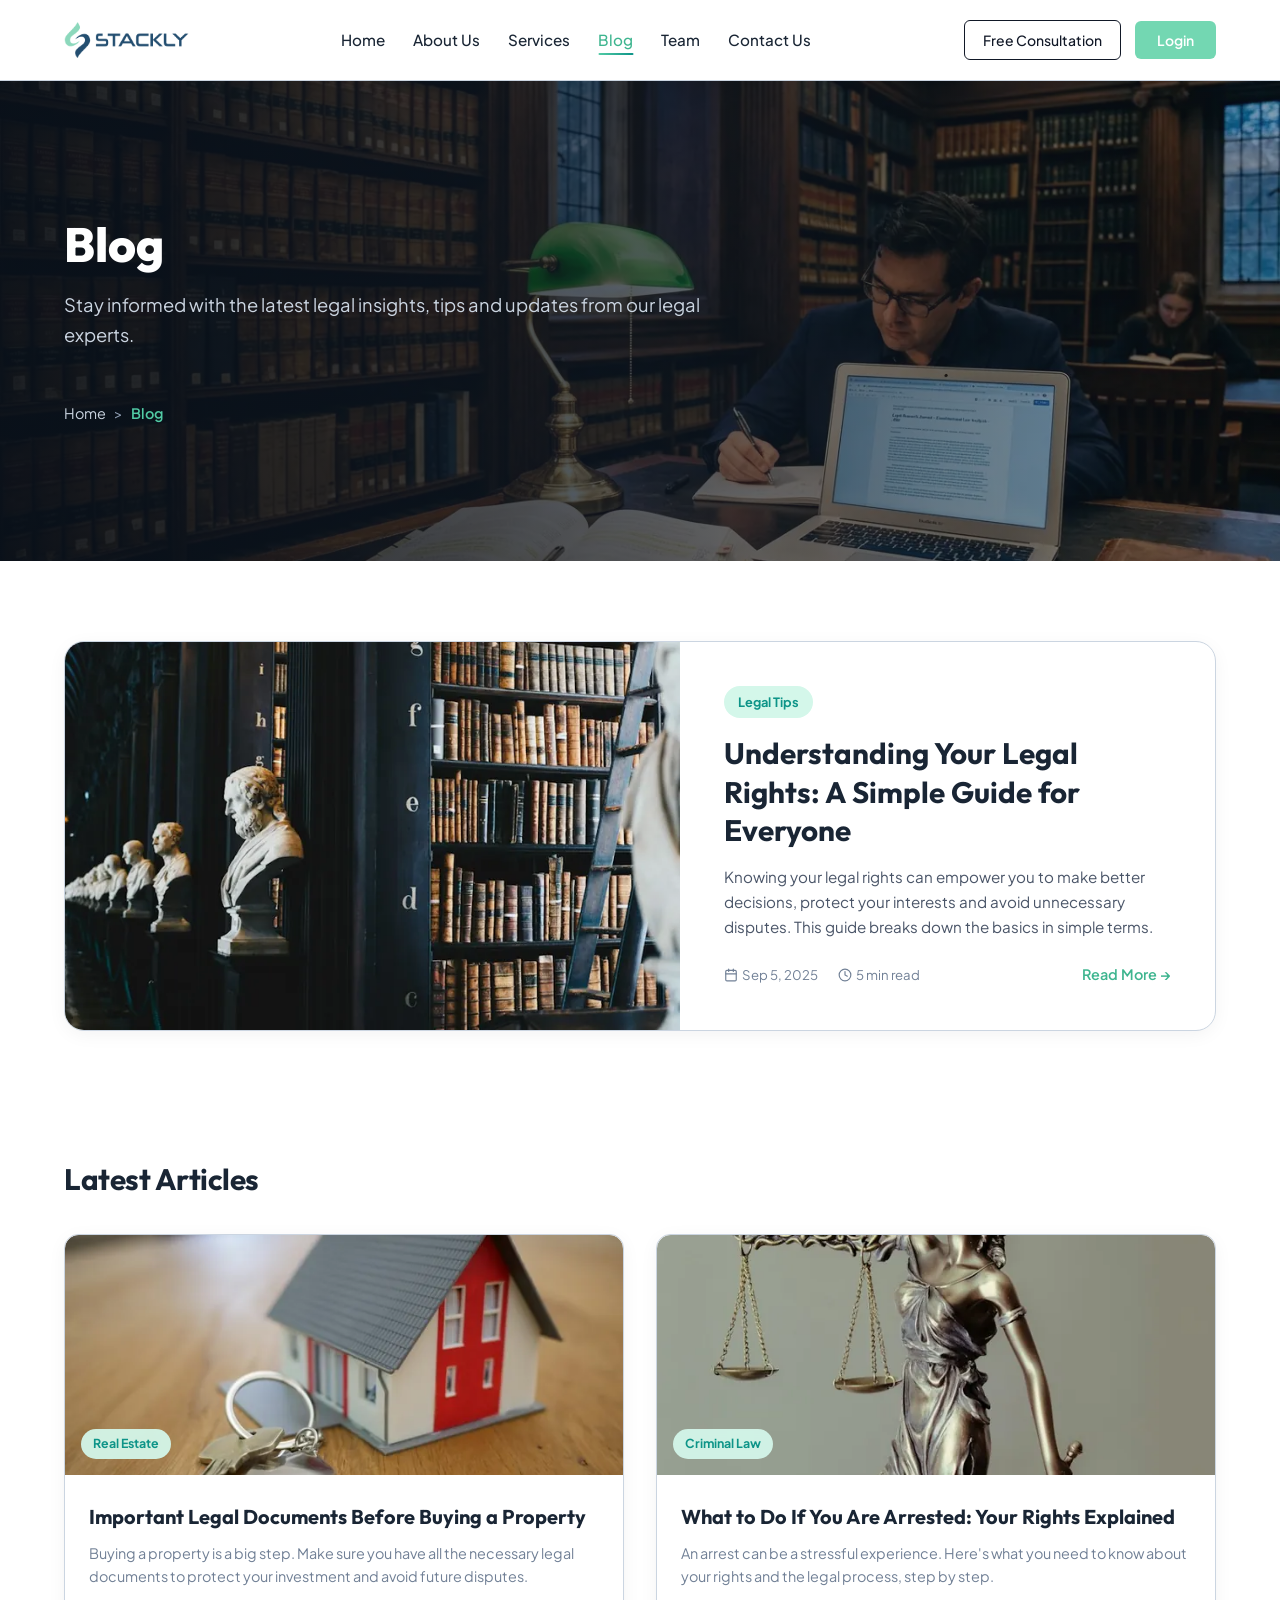
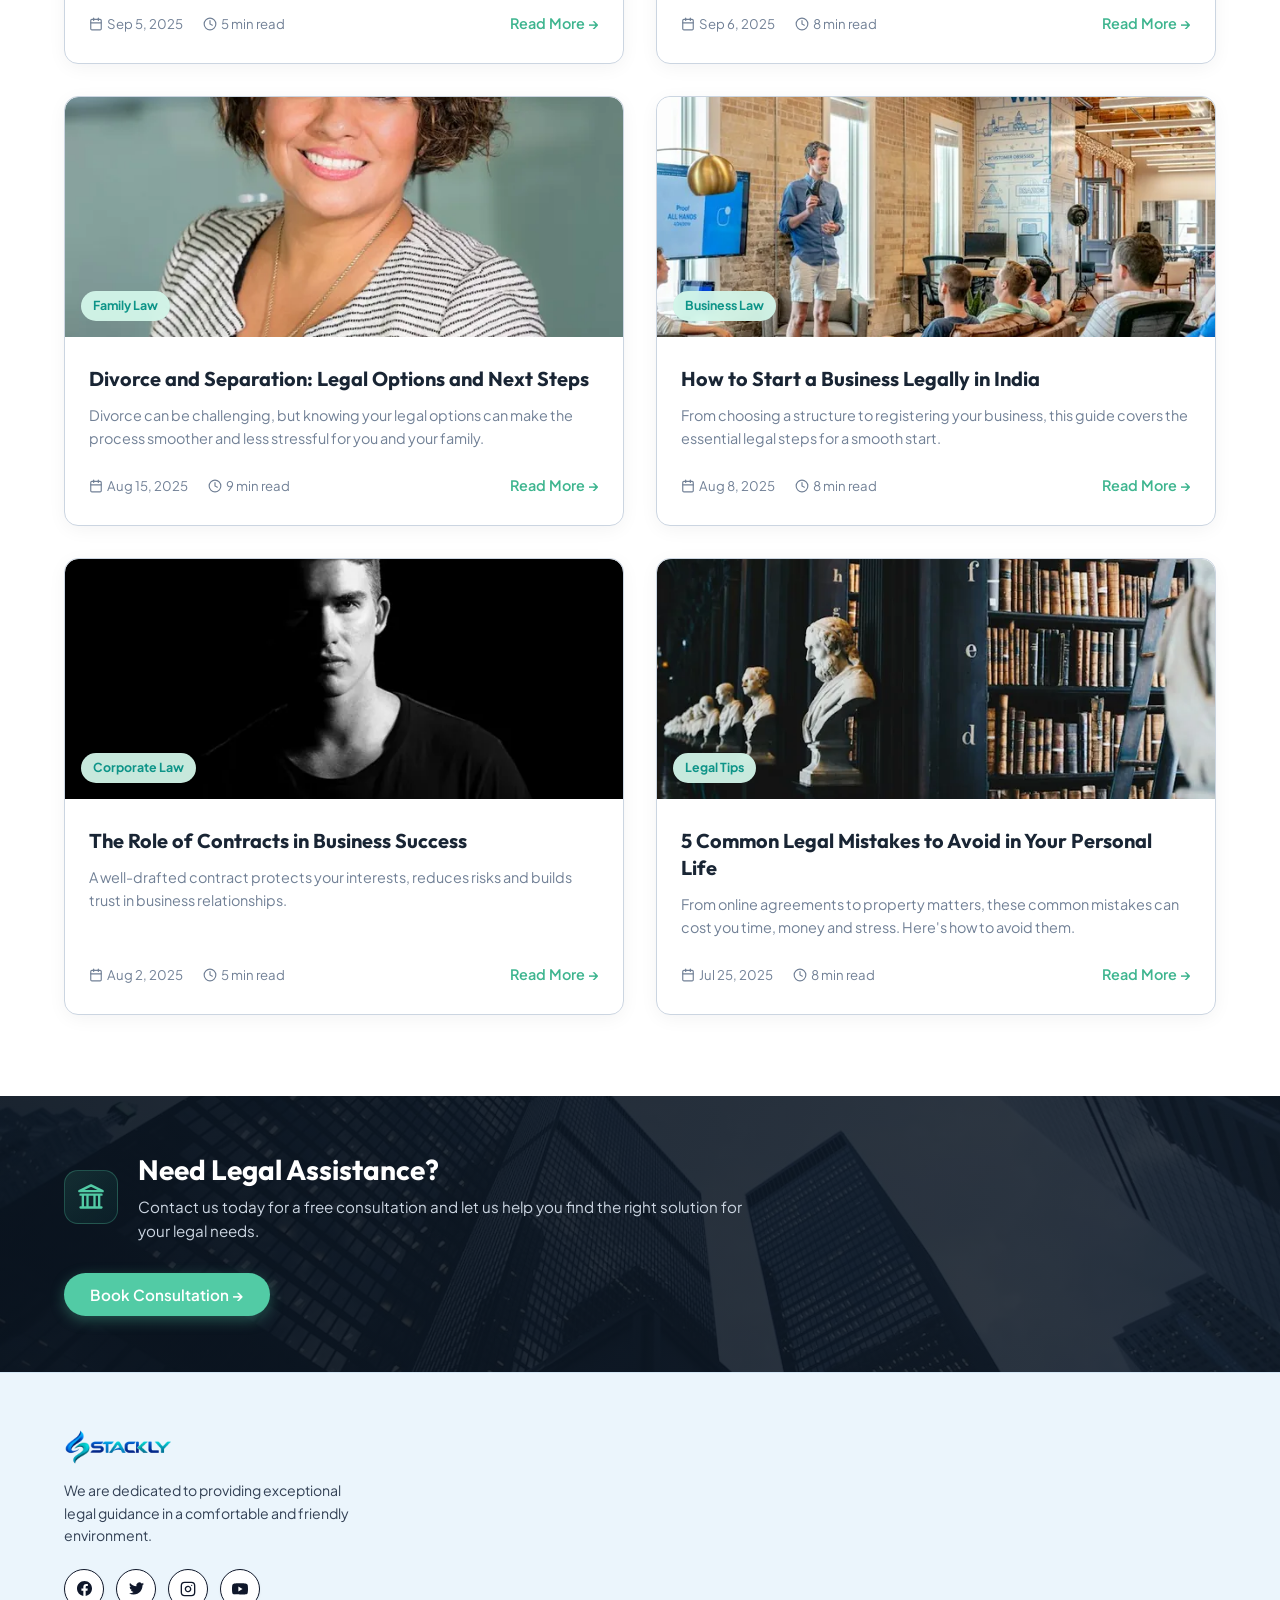
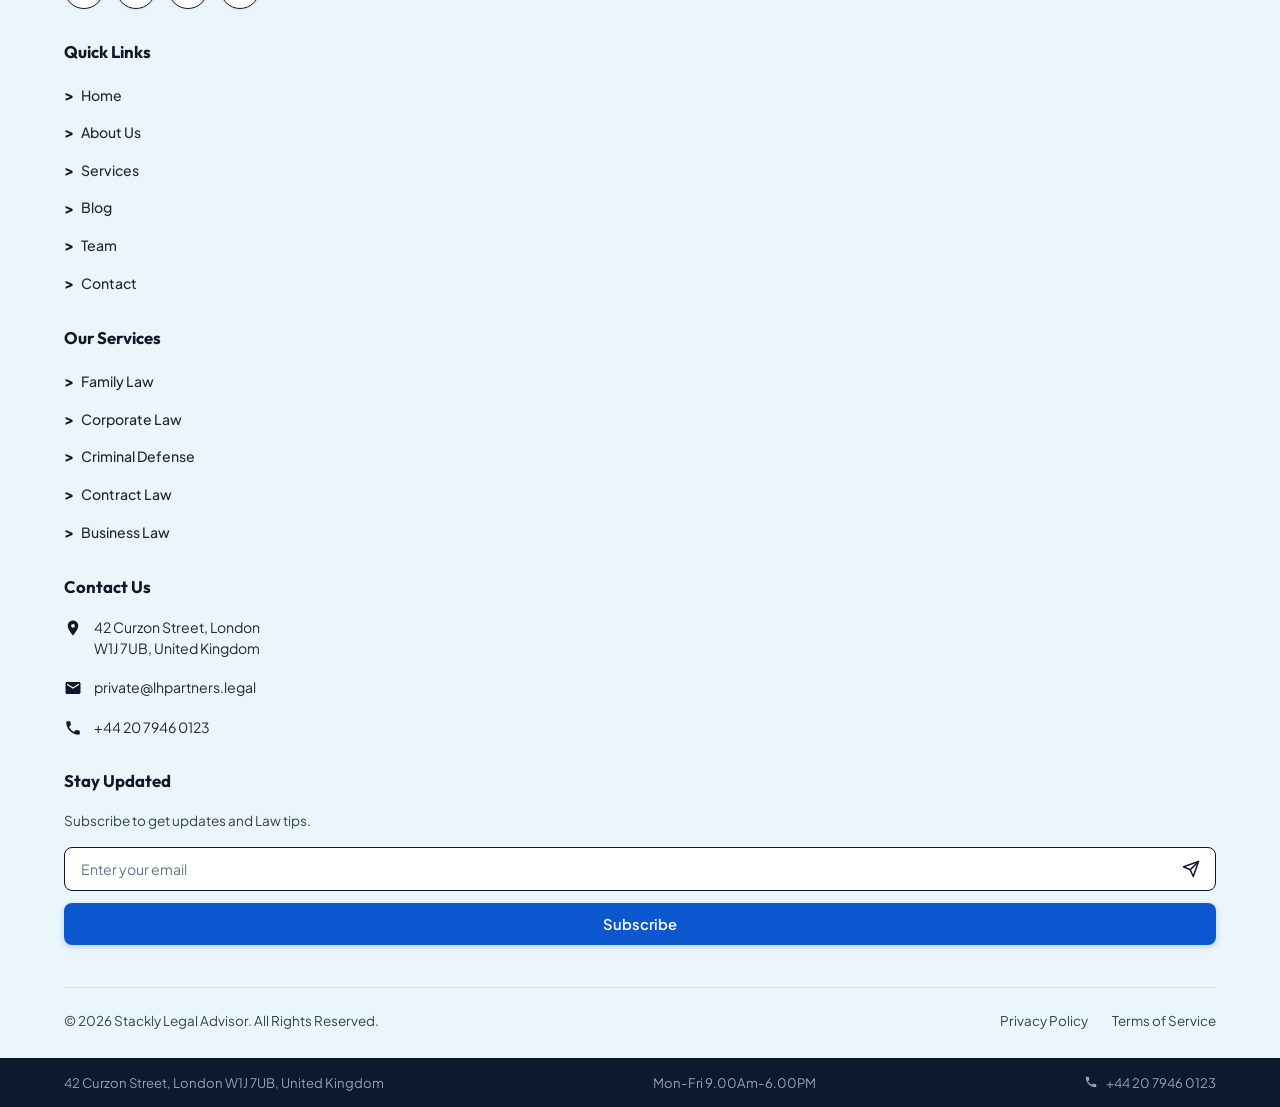
<file: blog.html>
<!DOCTYPE html>
<html lang="en">
<head>
  <meta charset="UTF-8">
  <meta name="viewport" content="width=device-width, initial-scale=1.0">
  <title>Blog | Stackly Legal & Consulting</title>
  <meta name="description" content="Stay informed with the latest legal insights, tips and updates from our legal experts at Stackly Legal & Consulting.">
  <link rel="stylesheet" href="css/style.css">
  <link rel="icon" type="image/png" href="assets/images/logo-stackly.png">
</head>
<body>

  <!-- =========================================================================
       Site Navigation Bar
       ========================================================================= -->
            <header class="site-header">
    <div class="container navbar">
      <a href="index.html" class="nav-brand" aria-label="Stackly Home">
        <img src="assets/images/logo-stackly.png" alt="Stackly" class="nav-brand-img">
      </a>

      <nav>
        <ul class="nav-menu">
          <li><a href="index.html" class="nav-link">Home</a></li>
          <li><a href="about.html" class="nav-link">About Us</a></li>
          <li><a href="services.html" class="nav-link">Services</a></li>
          <li><a href="blog.html" class="nav-link active">Blog</a></li>
          <li><a href="team.html" class="nav-link">Team</a></li>
          <li><a href="contact.html" class="nav-link">Contact Us</a></li>
        </ul>
      </nav>

      <div class="nav-actions">
        <a href="404.html" class="btn btn-outline-mint btn-sm">Free Consultation</a>
        <a href="signin.html" class="btn btn-mint btn-sm">Login</a>
      </div>

      <button class="mobile-toggle" aria-label="Toggle Navigation Menu">
        <svg width="24" height="24" fill="none" stroke="currentColor" stroke-width="2" viewBox="0 0 24 24">
          <path d="M4 6h16M4 12h16M4 18h16" stroke-linecap="round"/>
        </svg>
      </button>
    </div>
  </header>

  <!-- =========================================================================
       Blog Hero Section
       ========================================================================= -->
  <section class="about-hero-section blog-hero-section">
    <div class="hero-overlay"></div>
    <div class="container hero-container">
      <div class="hero-content" style="max-width: 680px;">
        <h1 class="about-hero-title">Blog</h1>
        <p class="hero-desc">
          Stay informed with the latest legal insights, tips and updates from our legal experts.
        </p>
        <div class="breadcrumb">
          <a href="index.html">Home</a> &gt; <span>Blog</span>
        </div>
      </div>
    </div>
  </section>

  <!-- =========================================================================
       Featured Top Article
       ========================================================================= -->
  <section class="section" style="padding-bottom: 40px;">
    <div class="container">
      <div class="featured-article-box">
        <div class="featured-article-img">
          <img src="assets/images/story-gavel.webp" alt="Understanding Your Legal Rights Guide" width="750" height="460" loading="lazy">
        </div>
        <div class="featured-article-content">
          <span class="category-badge-pill">Legal Tips</span>
          <h2 class="featured-article-title">
            Understanding Your Legal Rights: A Simple Guide for Everyone
          </h2>
          <p class="featured-article-desc">
            Knowing your legal rights can empower you to make better decisions, protect your interests and avoid unnecessary disputes. This guide breaks down the basics in simple terms.
          </p>
          <div class="article-meta-flex">
            <span><svg width="14" height="14" viewBox="0 0 24 24" fill="none" stroke="currentColor" stroke-width="2" stroke-linecap="round" stroke-linejoin="round" style="vertical-align:-2px;margin-right:4px;"><rect x="3" y="4" width="18" height="18" rx="2" ry="2"></rect><line x1="16" y1="2" x2="16" y2="6"></line><line x1="8" y1="2" x2="8" y2="6"></line><line x1="3" y1="10" x2="21" y2="10"></line></svg>Sep 5, 2025</span>
            <span><svg width="14" height="14" viewBox="0 0 24 24" fill="none" stroke="currentColor" stroke-width="2" stroke-linecap="round" stroke-linejoin="round" style="vertical-align:-2px;margin-right:4px;"><circle cx="12" cy="12" r="10"></circle><polyline points="12 6 12 12 16 14"></polyline></svg>5 min read</span>
            <a href="#" class="read-more trigger-consult">Read More &rarr;</a>
          </div>
        </div>
      </div>
    </div>
  </section>

  <!-- =========================================================================
       Latest Articles Section
       ========================================================================= -->
  <section class="section" style="padding-top: 20px;">
    <div class="container">
      <h2 class="section-title">Latest Articles</h2>

      <div class="blog-cards-grid">
        <!-- Card 1: Real Estate -->
        <div class="blog-grid-card">
          <div class="blog-card-media">
            <img src="assets/images/blog-realestate.webp" alt="Important Legal Documents Before Buying a Property" width="640" height="400" loading="lazy">
            <span class="blog-floating-badge">Real Estate</span>
          </div>
          <div class="blog-card-body">
            <h3 class="blog-card-title">Important Legal Documents Before Buying a Property</h3>
            <p class="blog-card-excerpt">
              Buying a property is a big step. Make sure you have all the necessary legal documents to protect your investment and avoid future disputes.
            </p>
            <div class="article-meta-flex">
              <span><svg width="14" height="14" viewBox="0 0 24 24" fill="none" stroke="currentColor" stroke-width="2" stroke-linecap="round" stroke-linejoin="round" style="vertical-align:-2px;margin-right:4px;"><rect x="3" y="4" width="18" height="18" rx="2" ry="2"></rect><line x1="16" y1="2" x2="16" y2="6"></line><line x1="8" y1="2" x2="8" y2="6"></line><line x1="3" y1="10" x2="21" y2="10"></line></svg>Sep 5, 2025</span>
              <span><svg width="14" height="14" viewBox="0 0 24 24" fill="none" stroke="currentColor" stroke-width="2" stroke-linecap="round" stroke-linejoin="round" style="vertical-align:-2px;margin-right:4px;"><circle cx="12" cy="12" r="10"></circle><polyline points="12 6 12 12 16 14"></polyline></svg>5 min read</span>
              <a href="#" class="read-more trigger-consult">Read More &rarr;</a>
            </div>
          </div>
        </div>

        <!-- Card 2: Criminal Law -->
        <div class="blog-grid-card">
          <div class="blog-card-media">
            <img src="assets/images/blog-arrest.webp" alt="What to Do If You Are Arrested: Your Rights Explained" width="640" height="400" loading="lazy">
            <span class="blog-floating-badge">Criminal Law</span>
          </div>
          <div class="blog-card-body">
            <h3 class="blog-card-title">What to Do If You Are Arrested: Your Rights Explained</h3>
            <p class="blog-card-excerpt">
              An arrest can be a stressful experience. Here's what you need to know about your rights and the legal process, step by step.
            </p>
            <div class="article-meta-flex">
              <span><svg width="14" height="14" viewBox="0 0 24 24" fill="none" stroke="currentColor" stroke-width="2" stroke-linecap="round" stroke-linejoin="round" style="vertical-align:-2px;margin-right:4px;"><rect x="3" y="4" width="18" height="18" rx="2" ry="2"></rect><line x1="16" y1="2" x2="16" y2="6"></line><line x1="8" y1="2" x2="8" y2="6"></line><line x1="3" y1="10" x2="21" y2="10"></line></svg>Sep 6, 2025</span>
              <span><svg width="14" height="14" viewBox="0 0 24 24" fill="none" stroke="currentColor" stroke-width="2" stroke-linecap="round" stroke-linejoin="round" style="vertical-align:-2px;margin-right:4px;"><circle cx="12" cy="12" r="10"></circle><polyline points="12 6 12 12 16 14"></polyline></svg>8 min read</span>
              <a href="#" class="read-more trigger-consult">Read More &rarr;</a>
            </div>
          </div>
        </div>

        <!-- Card 3: Family Law -->
        <div class="blog-grid-card">
          <div class="blog-card-media">
            <img src="assets/images/blog-divorce.webp" alt="Divorce and Separation: Legal Options and Next Steps" width="640" height="400" loading="lazy">
            <span class="blog-floating-badge">Family Law</span>
          </div>
          <div class="blog-card-body">
            <h3 class="blog-card-title">Divorce and Separation: Legal Options and Next Steps</h3>
            <p class="blog-card-excerpt">
              Divorce can be challenging, but knowing your legal options can make the process smoother and less stressful for you and your family.
            </p>
            <div class="article-meta-flex">
              <span><svg width="14" height="14" viewBox="0 0 24 24" fill="none" stroke="currentColor" stroke-width="2" stroke-linecap="round" stroke-linejoin="round" style="vertical-align:-2px;margin-right:4px;"><rect x="3" y="4" width="18" height="18" rx="2" ry="2"></rect><line x1="16" y1="2" x2="16" y2="6"></line><line x1="8" y1="2" x2="8" y2="6"></line><line x1="3" y1="10" x2="21" y2="10"></line></svg>Aug 15, 2025</span>
              <span><svg width="14" height="14" viewBox="0 0 24 24" fill="none" stroke="currentColor" stroke-width="2" stroke-linecap="round" stroke-linejoin="round" style="vertical-align:-2px;margin-right:4px;"><circle cx="12" cy="12" r="10"></circle><polyline points="12 6 12 12 16 14"></polyline></svg>9 min read</span>
              <a href="#" class="read-more trigger-consult">Read More &rarr;</a>
            </div>
          </div>
        </div>

        <!-- Card 4: Business Law -->
        <div class="blog-grid-card">
          <div class="blog-card-media">
            <img src="assets/images/blog-start-business.webp" alt="How to Start a Business Legally in India" width="640" height="400" loading="lazy">
            <span class="blog-floating-badge">Business Law</span>
          </div>
          <div class="blog-card-body">
            <h3 class="blog-card-title">How to Start a Business Legally in India</h3>
            <p class="blog-card-excerpt">
              From choosing a structure to registering your business, this guide covers the essential legal steps for a smooth start.
            </p>
            <div class="article-meta-flex">
              <span><svg width="14" height="14" viewBox="0 0 24 24" fill="none" stroke="currentColor" stroke-width="2" stroke-linecap="round" stroke-linejoin="round" style="vertical-align:-2px;margin-right:4px;"><rect x="3" y="4" width="18" height="18" rx="2" ry="2"></rect><line x1="16" y1="2" x2="16" y2="6"></line><line x1="8" y1="2" x2="8" y2="6"></line><line x1="3" y1="10" x2="21" y2="10"></line></svg>Aug 8, 2025</span>
              <span><svg width="14" height="14" viewBox="0 0 24 24" fill="none" stroke="currentColor" stroke-width="2" stroke-linecap="round" stroke-linejoin="round" style="vertical-align:-2px;margin-right:4px;"><circle cx="12" cy="12" r="10"></circle><polyline points="12 6 12 12 16 14"></polyline></svg>8 min read</span>
              <a href="#" class="read-more trigger-consult">Read More &rarr;</a>
            </div>
          </div>
        </div>

        <!-- Card 5: Corporate Law -->
        <div class="blog-grid-card">
          <div class="blog-card-media">
            <img src="assets/images/blog-contracts.webp" alt="The Role of Contracts in Business Success" width="640" height="400" loading="lazy">
            <span class="blog-floating-badge">Corporate Law</span>
          </div>
          <div class="blog-card-body">
            <h3 class="blog-card-title">The Role of Contracts in Business Success</h3>
            <p class="blog-card-excerpt">
              A well-drafted contract protects your interests, reduces risks and builds trust in business relationships.
            </p>
            <div class="article-meta-flex">
              <span><svg width="14" height="14" viewBox="0 0 24 24" fill="none" stroke="currentColor" stroke-width="2" stroke-linecap="round" stroke-linejoin="round" style="vertical-align:-2px;margin-right:4px;"><rect x="3" y="4" width="18" height="18" rx="2" ry="2"></rect><line x1="16" y1="2" x2="16" y2="6"></line><line x1="8" y1="2" x2="8" y2="6"></line><line x1="3" y1="10" x2="21" y2="10"></line></svg>Aug 2, 2025</span>
              <span><svg width="14" height="14" viewBox="0 0 24 24" fill="none" stroke="currentColor" stroke-width="2" stroke-linecap="round" stroke-linejoin="round" style="vertical-align:-2px;margin-right:4px;"><circle cx="12" cy="12" r="10"></circle><polyline points="12 6 12 12 16 14"></polyline></svg>5 min read</span>
              <a href="#" class="read-more trigger-consult">Read More &rarr;</a>
            </div>
          </div>
        </div>

        <!-- Card 6: Legal Tips -->
        <div class="blog-grid-card">
          <div class="blog-card-media">
            <img src="assets/images/blog-mistakes.webp" alt="5 Common Legal Mistakes to Avoid in Your Personal Life" width="640" height="400" loading="lazy">
            <span class="blog-floating-badge">Legal Tips</span>
          </div>
          <div class="blog-card-body">
            <h3 class="blog-card-title">5 Common Legal Mistakes to Avoid in Your Personal Life</h3>
            <p class="blog-card-excerpt">
              From online agreements to property matters, these common mistakes can cost you time, money and stress. Here's how to avoid them.
            </p>
            <div class="article-meta-flex">
              <span><svg width="14" height="14" viewBox="0 0 24 24" fill="none" stroke="currentColor" stroke-width="2" stroke-linecap="round" stroke-linejoin="round" style="vertical-align:-2px;margin-right:4px;"><rect x="3" y="4" width="18" height="18" rx="2" ry="2"></rect><line x1="16" y1="2" x2="16" y2="6"></line><line x1="8" y1="2" x2="8" y2="6"></line><line x1="3" y1="10" x2="21" y2="10"></line></svg>Jul 25, 2025</span>
              <span><svg width="14" height="14" viewBox="0 0 24 24" fill="none" stroke="currentColor" stroke-width="2" stroke-linecap="round" stroke-linejoin="round" style="vertical-align:-2px;margin-right:4px;"><circle cx="12" cy="12" r="10"></circle><polyline points="12 6 12 12 16 14"></polyline></svg>8 min read</span>
              <a href="#" class="read-more trigger-consult">Read More &rarr;</a>
            </div>
          </div>
        </div>
      </div>
    </div>
  </section>

  <!-- =========================================================================
       Need Legal Assistance? (Callout Banner)
       ========================================================================= -->
  <section class="advice-cta-section">
    <div class="advice-cta-overlay"></div>
    <div class="container advice-cta-container">
      <div class="advice-cta-content" style="display: flex; align-items: center; gap: 20px;">
        <div class="cta-pillar-badge" style="width: 54px; height: 54px; border-radius: 14px; background: rgba(82, 203, 165, 0.15); border: 1px solid rgba(82, 203, 165, 0.35); display: flex; align-items: center; justify-content: center; flex-shrink: 0;" aria-hidden="true"><svg width="28" height="28" viewBox="0 0 24 24" fill="none" stroke="#52cba5" stroke-width="2" stroke-linecap="round" stroke-linejoin="round"><path d="M3 21h18M3 10h18M5 10v11M19 10v11M9 10v11M15 10v11M12 2 2 7h20z"></path></svg></div>
        <div>
          <h3>Need Legal Assistance?</h3>
          <p>Contact us today for a free consultation and let us help you find the right solution for your legal needs.</p>
        </div>
      </div>
      <button class="btn btn-mint trigger-consult">Book Consultation &rarr;</button>
    </div>
  </section>

  <!-- =========================================================================
       Site Footer
       ========================================================================= -->
  <footer class="site-footer">
    <div class="container">
      <div class="footer-top">
        <!-- Col 1: Brand & Socials -->
        <div class="footer-brand">
          <a href="index.html" class="footer-brand-logo" aria-label="Stackly Home">
            <img src="assets/images/logo-stackly-footer.webp" alt="Stackly" class="footer-brand-img">
          </a>
          <p class="footer-brand-desc">We are dedicated to providing exceptional legal guidance in a comfortable and friendly environment.</p>
          <div class="footer-social-circle-row">
            <a href="404.html" class="social-circle-btn" aria-label="Facebook">
              <svg width="15" height="15" viewBox="0 0 24 24" fill="currentColor">
                <path d="M24 12.073c0-6.627-5.373-12-12-12s-12 5.373-12 12c0 5.99 4.388 10.954 10.125 11.854v-8.385H7.078v-3.47h3.047V9.43c0-3.007 1.792-4.669 4.533-4.669 1.312 0 2.686.235 2.686.235v2.953H15.83c-1.491 0-1.956.925-1.956 1.874v2.25h3.328l-.532 3.47h-2.796v8.385C19.612 23.027 24 18.062 24 12.073z"/>
              </svg>
            </a>
            <a href="404.html" class="social-circle-btn" aria-label="Twitter">
              <svg width="15" height="15" viewBox="0 0 24 24" fill="currentColor">
                <path d="M23.953 4.57a10 10 0 01-2.825.775 4.958 4.958 0 002.163-2.723c-.951.555-2.005.959-3.127 1.184a4.92 4.92 0 00-8.384 4.482C7.69 8.095 4.067 6.13 1.64 3.162a4.822 4.822 0 00-.666 2.475c0 1.71.87 3.213 2.188 4.096a4.904 4.904 0 01-2.228-.616v.06a4.923 4.923 0 003.946 4.827 4.996 4.996 0 01-2.212.085 4.936 4.936 0 004.604 3.417 9.867 9.867 0 01-6.102 2.105c-.39 0-.779-.023-1.17-.067a13.995 13.995 0 007.557 2.209c9.053 0 13.998-7.496 13.998-13.985 0-.21 0-.42-.015-.63A9.936 9.936 0 0024 4.59z"/>
              </svg>
            </a>
            <a href="404.html" class="social-circle-btn" aria-label="Instagram">
              <svg width="16" height="16" viewBox="0 0 24 24" fill="none" stroke="currentColor" stroke-width="2" stroke-linecap="round" stroke-linejoin="round">
                <rect x="2" y="2" width="20" height="20" rx="5" ry="5"></rect>
                <path d="M16 11.37A4 4 0 1 1 12.63 8 4 4 0 0 1 16 11.37z"></path>
                <line x1="17.5" y1="6.5" x2="17.51" y2="6.5"></line>
              </svg>
            </a>
            <a href="404.html" class="social-circle-btn" aria-label="YouTube">
              <svg width="16" height="16" viewBox="0 0 24 24" fill="currentColor">
                <path d="M23.498 6.186a3.016 3.016 0 0 0-2.122-2.136C19.505 3.545 12 3.545 12 3.545s-7.505 0-9.377.505A3.017 3.017 0 0 0 .502 6.186C0 8.07 0 12 0 12s0 3.93.502 5.814a3.016 3.016 0 0 0 2.122 2.136c1.871.505 9.376.505 9.376.505s7.505 0 9.377-.505a3.015 3.015 0 0 0 2.122-2.136C24 15.93 24 12 24 12s0-3.93-.502-5.814zM9.545 15.568V8.432L15.818 12l-6.273 3.568z"/>
              </svg>
            </a>
          </div>
        </div>

        <!-- Col 2: Quick Links -->
        <div class="footer-col">
          <h4>Quick Links</h4>
          <ul class="footer-links-list">
            <li><a href="index.html"><span class="link-arrow">&gt;</span> Home</a></li>
            <li><a href="about.html"><span class="link-arrow">&gt;</span> About Us</a></li>
            <li><a href="services.html"><span class="link-arrow">&gt;</span> Services</a></li>
            <li><a href="blog.html"><span class="link-arrow">&gt;</span> Blog</a></li>
            <li><a href="team.html"><span class="link-arrow">&gt;</span> Team</a></li>
            <li><a href="contact.html"><span class="link-arrow">&gt;</span> Contact</a></li>
          </ul>
        </div>

        <!-- Col 3: Our Services -->
        <div class="footer-col">
          <h4>Our Services</h4>
          <ul class="footer-links-list">
            <li><a href="services.html"><span class="link-arrow">&gt;</span> Family Law</a></li>
            <li><a href="services.html"><span class="link-arrow">&gt;</span> Corporate Law</a></li>
            <li><a href="services.html"><span class="link-arrow">&gt;</span> Criminal Defense</a></li>
            <li><a href="services.html"><span class="link-arrow">&gt;</span> Contract Law</a></li>
            <li><a href="services.html"><span class="link-arrow">&gt;</span> Business Law</a></li>
          </ul>
        </div>

        <!-- Col 4: Contact Us -->
        <div class="footer-col">
          <h4>Contact Us</h4>
          <div class="footer-contact-items">
            <div class="contact-item-row">
              <div class="contact-item-icon">
                <svg width="18" height="18" viewBox="0 0 24 24" fill="currentColor">
                  <path d="M12 2C8.13 2 5 5.13 5 9c0 5.25 7 13 7 13s7-7.75 7-13c0-3.87-3.13-7-7-7zm0 9.5a2.5 2.5 0 1 1 0-5 2.5 2.5 0 0 1 0 5z"/>
                </svg>
              </div>
              <div class="contact-item-text">
                42 Curzon Street, London<br>W1J 7UB, United Kingdom
              </div>
            </div>

            <div class="contact-item-row">
              <div class="contact-item-icon">
                <svg width="18" height="18" viewBox="0 0 24 24" fill="currentColor">
                  <path d="M20 4H4c-1.1 0-2 .9-2 2v12c0 1.1.9 2 2 2h16c1.1 0 2-.9 2-2V6c0-1.1-.9-2-2-2zm0 4l-8 5-8-5V6l8 5 8-5v2z"/>
                </svg>
              </div>
              <div class="contact-item-text">
                <a href="mailto:private@lhpartners.legal">private@lhpartners.legal</a>
              </div>
            </div>

            <div class="contact-item-row">
              <div class="contact-item-icon">
                <svg width="18" height="18" viewBox="0 0 24 24" fill="currentColor">
                  <path d="M20.01 15.38c-1.23 0-2.42-.2-3.53-.56a.977.977 0 0 0-1.01.24l-2.2 2.2a15.05 15.05 0 0 1-6.59-6.59l2.2-2.21a.96.96 0 0 0 .25-1.01A11.36 11.36 0 0 1 8.57 3.9c0-.55-.45-1-1-1H4c-.55 0-1 .45-1 1 0 9.39 7.61 17 17 17 .55 0 1-.45 1-1v-3.52c0-.55-.45-1-1-.99z"/>
                </svg>
              </div>
              <div class="contact-item-text">
                <a href="tel:+442079460123">+44 20 7946 0123</a>
              </div>
            </div>
          </div>
        </div>

        <!-- Col 5: Stay Updated -->
        <div class="footer-col">
          <h4>Stay Updated</h4>
          <p class="footer-subscribe-desc">Subscribe to get updates and Law tips.</p>
          <form id="footerSubscribeForm" class="footer-subscribe-form">
            <div class="footer-input-box-wrap">
              <input type="email" class="footer-email-input" placeholder="Enter your email" required>
              <button type="submit" class="footer-send-btn" aria-label="Submit Email">
                <svg width="18" height="18" viewBox="0 0 24 24" fill="none" stroke="currentColor" stroke-width="2" stroke-linecap="round" stroke-linejoin="round">
                  <line x1="22" y1="2" x2="11" y2="13"></line>
                  <polygon points="22 2 15 22 11 13 2 9 22 2"></polygon>
                </svg>
              </button>
            </div>
            <button type="submit" class="footer-btn-subscribe-main">Subscribe</button>
          </form>
        </div>
      </div>

      <!-- Divider Line -->
      <hr class="footer-hr-divider">

      <!-- Legal Row -->
      <div class="footer-legal-bar">
        <div class="footer-copyright-text">&copy; 2026 Stackly Legal Advisor. All Rights Reserved.</div>
        <div class="footer-legal-links-wrap">
          <a href="#">Privacy Policy</a>
          <a href="#">Terms of Service</a>
        </div>
      </div>
    </div>

    <!-- Very Bottom Full-Width Dark Navy Sub-Bar -->
    <div class="footer-bottom-navy">
      <div class="container footer-bottom-navy-inner">
        <div class="navy-bar-item">
          42 Curzon Street, London W1J 7UB, United Kingdom
        </div>
        <div class="navy-bar-item navy-bar-center">
          Mon-Fri 9.00Am-6.00PM
        </div>
        <div class="navy-bar-item navy-bar-phone">
          <svg width="14" height="14" viewBox="0 0 24 24" fill="currentColor">
            <path d="M20.01 15.38c-1.23 0-2.42-.2-3.53-.56a.977.977 0 0 0-1.01.24l-2.2 2.2a15.05 15.05 0 0 1-6.59-6.59l2.2-2.21a.96.96 0 0 0 .25-1.01A11.36 11.36 0 0 1 8.57 3.9c0-.55-.45-1-1-1H4c-.55 0-1 .45-1 1 0 9.39 7.61 17 17 17 .55 0 1-.45 1-1v-3.52c0-.55-.45-1-1-.99z"/>
          </svg>
          <span>+44 20 7946 0123</span>
        </div>
      </div>
    </div>
  </footer>

  <!-- =========================================================================
       Modals
       ========================================================================= -->
  <!-- Consultation Modal -->
  <div id="consultModal" class="modal-overlay">
    <div class="modal-card">
      <button class="modal-close" aria-label="Close modal">&times;</button>
      <div class="modal-header">
        <h3>Book a Free Legal Consultation</h3>
        <p>Fill out the form below and an attorney will review your case within 2 business hours.</p>
      </div>
      <form id="consultForm">
        <div class="form-group">
          <label for="cName">Full Name *</label>
          <input type="text" id="cName" class="form-control" placeholder="e.g. Rahul Sharma" pattern="[A-Za-z\s.'-]+" title="Please enter letters only (no numbers allowed)" required>
        </div>
        <div class="form-group">
          <label for="cEmail">Email Address *</label>
          <input type="email" id="cEmail" class="form-control" placeholder="e.g. rahul@example.com" required>
        </div>
        <div class="form-group">
          <label for="cPhone">Phone Number *</label>
          <input type="tel" id="cPhone" class="form-control" placeholder="e.g. +91 98765 43210" pattern="[0-9+\s\-()]+" title="Please enter numbers only (no alphabets allowed)" required>
        </div>
        <div class="form-group">
          <label for="cService">Practice Area</label>
          <select id="cService" class="form-control">
            <option value="corporate">Corporate Law</option>
            <option value="family">Family Law</option>
            <option value="criminal">Criminal Defense</option>
            <option value="business">Business Law</option>
            <option value="contract">Contract Law</option>
            <option value="realestate">Real Estate Law</option>
            <option value="employment">Employment Law</option>
            <option value="other">General Legal Consultation</option>
          </select>
        </div>
        <div class="form-group">
          <label for="cMessage">Brief Summary of Your Legal Matter</label>
          <textarea id="cMessage" class="form-control" rows="3" placeholder="Describe your situation..."></textarea>
        </div>
        <button type="submit" class="btn btn-mint" style="width: 100%; margin-top: 10px;">Submit Consultation Request &rarr;</button>
      </form>
    </div>
  </div>

  <!-- Login Modal -->
  <div id="loginModal" class="modal-overlay">
    <div class="modal-card" style="max-width: 440px;">
      <button class="modal-close" aria-label="Close modal">&times;</button>
      <div class="modal-header">
        <h3>Client Portal Login</h3>
        <p>Secure access for Stackly Legal clients</p>
      </div>
      <form id="loginForm">
        <div class="form-group">
          <label for="loginEmail">Email Address</label>
          <input type="email" id="loginEmail" class="form-control" placeholder="client@example.com" required>
        </div>
        <div class="form-group">
          <label for="loginPass">Password</label>
          <input type="password" id="loginPass" class="form-control" placeholder="••••••••" required>
        </div>
        <div style="display: flex; justify-content: space-between; align-items: center; margin-bottom: 18px; font-size: 0.85rem;">
          <label style="display: flex; align-items: center; gap: 6px; cursor: pointer;">
            <input type="checkbox"> Remember me
          </label>
          <a href="#" style="color: var(--primary-mint-hover);">Forgot password?</a>
        </div>
        <button type="submit" class="btn btn-mint" style="width: 100%;">Sign In &rarr;</button>
      </form>
    </div>
  </div>

  <script src="js/app.js"></script>
</body>
</html>
</file>
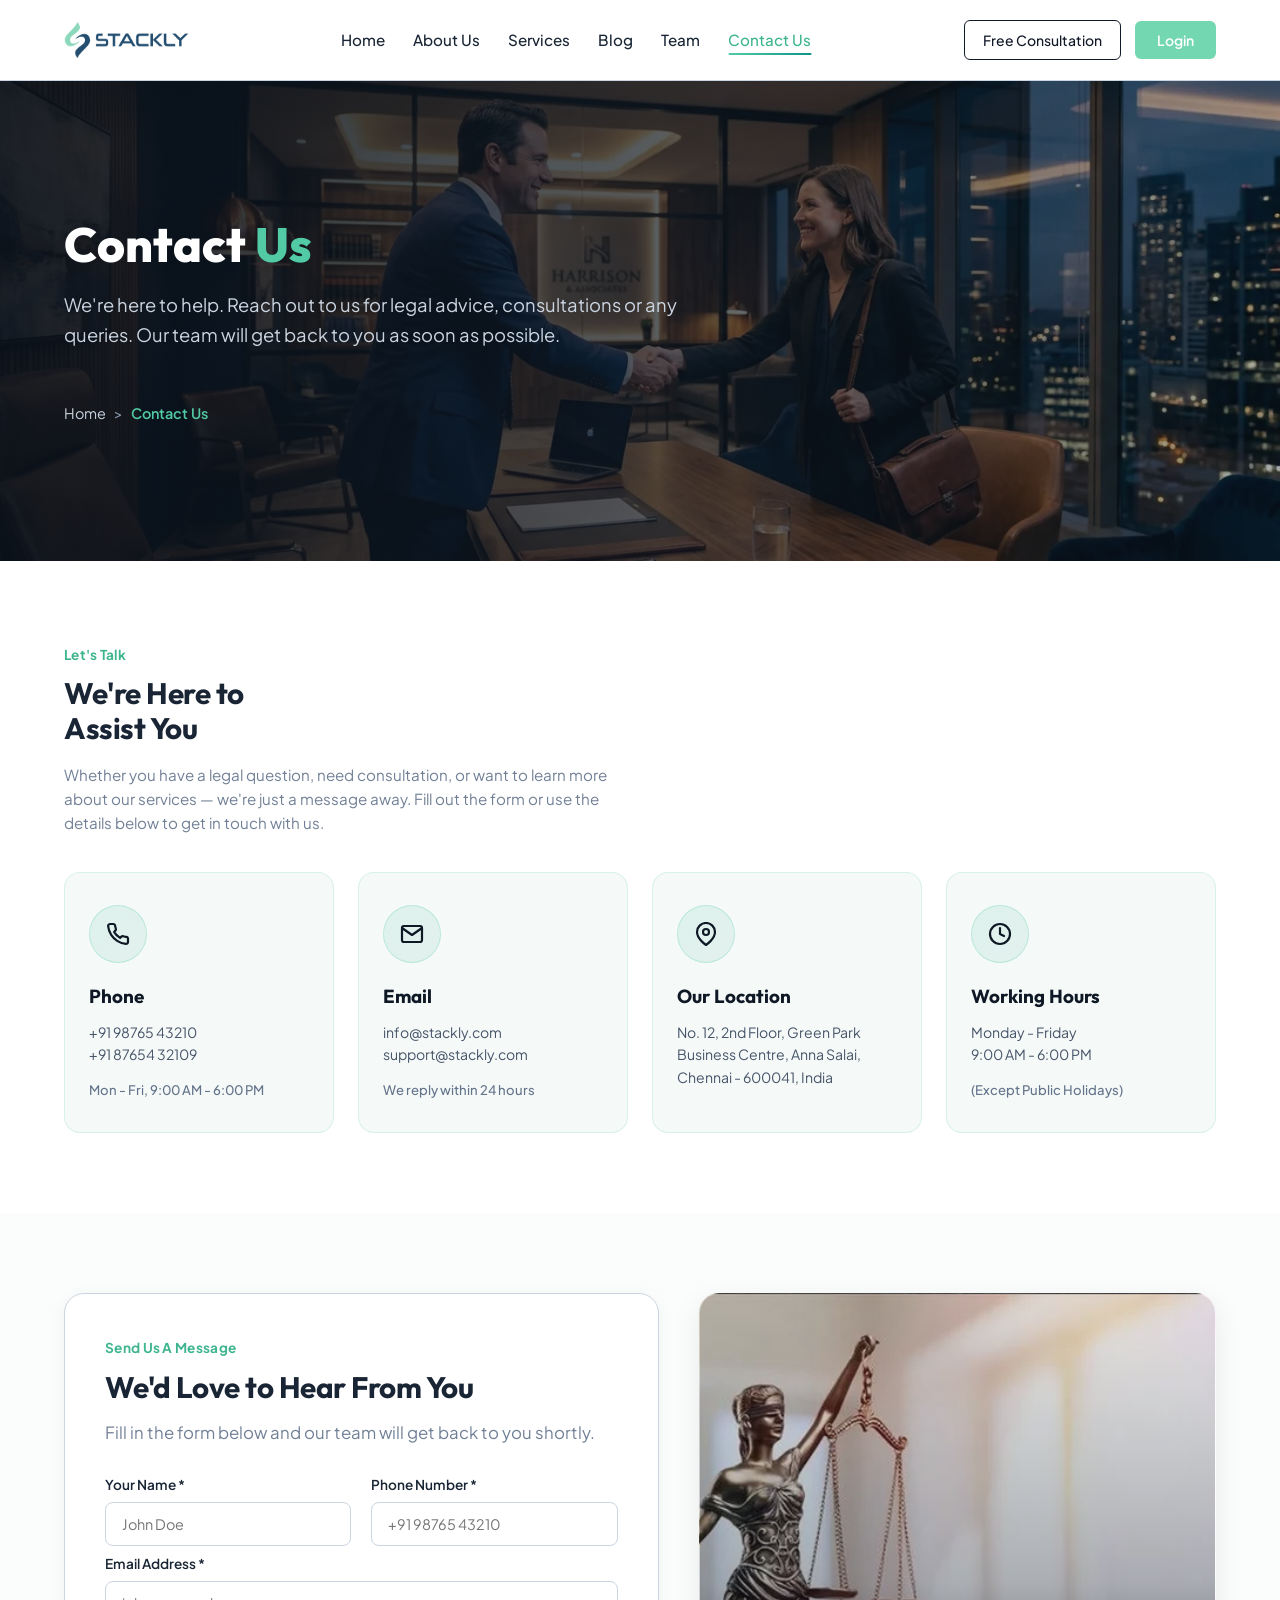
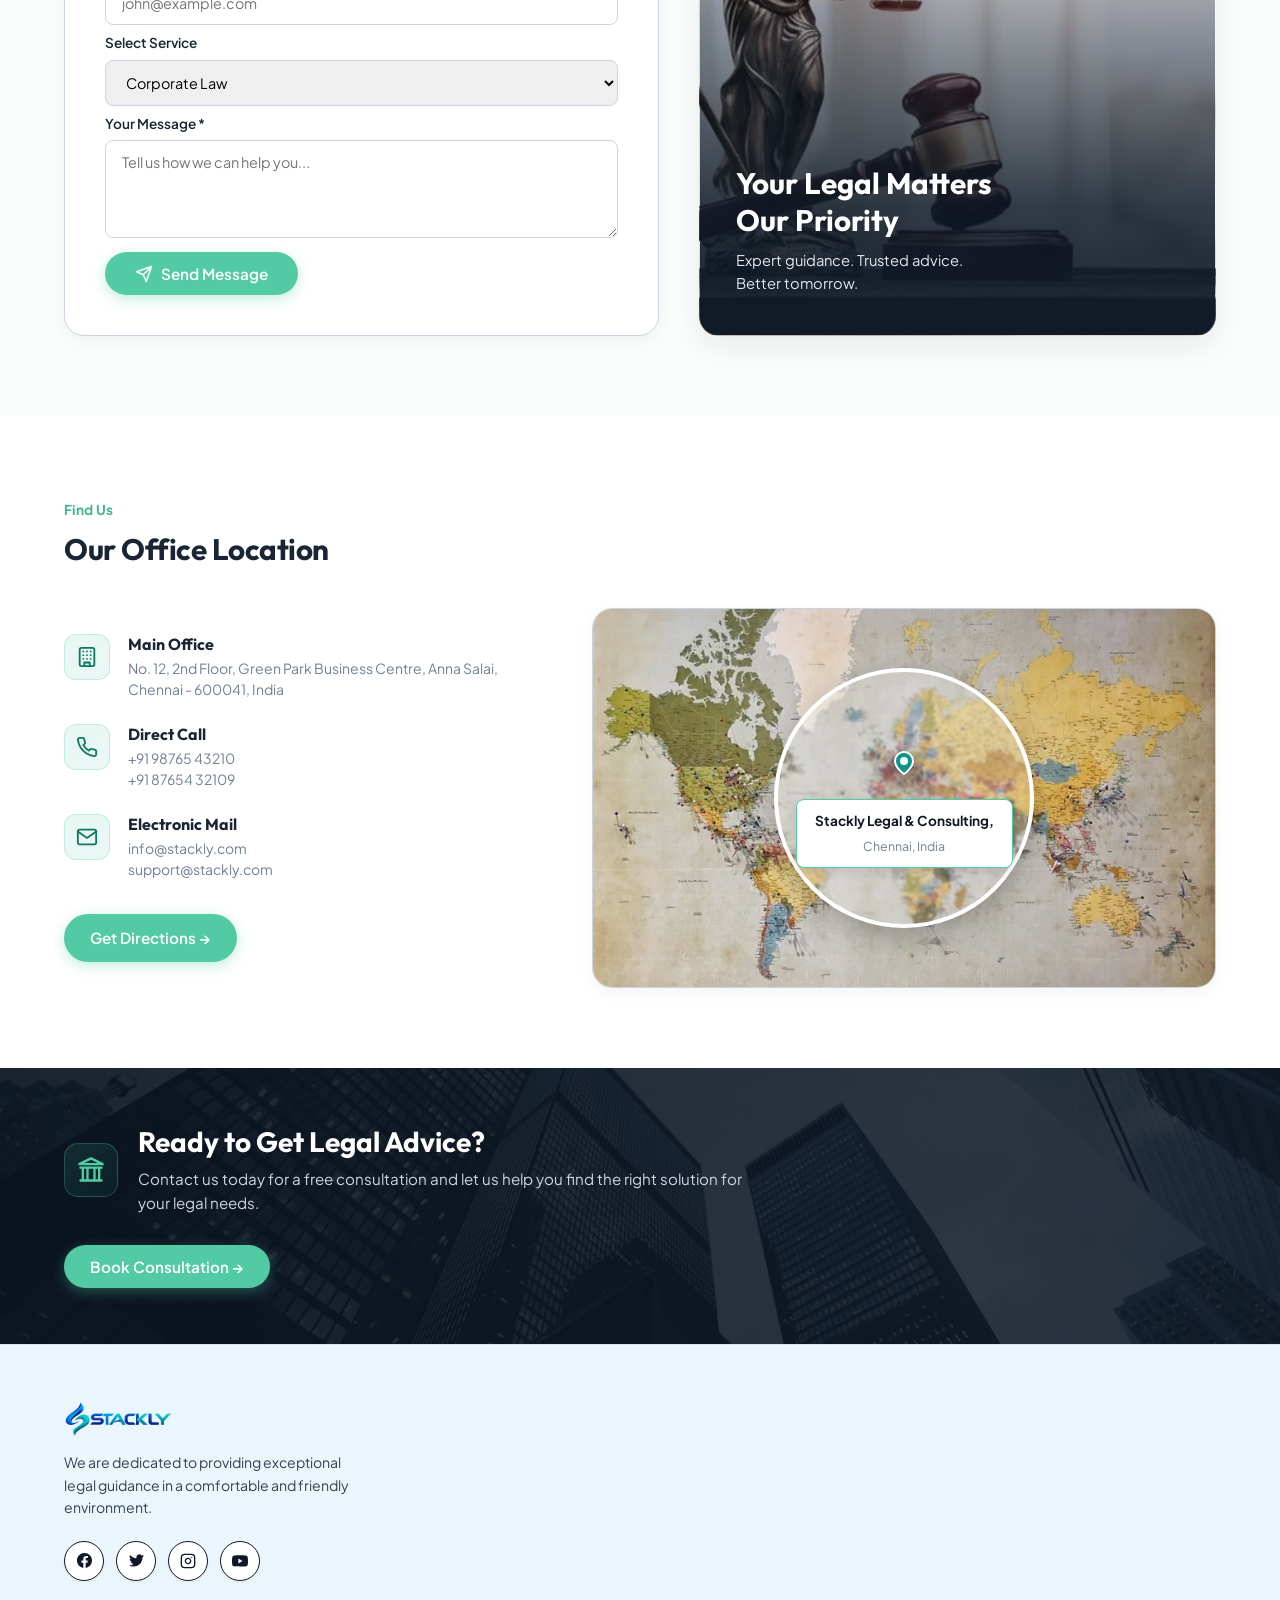
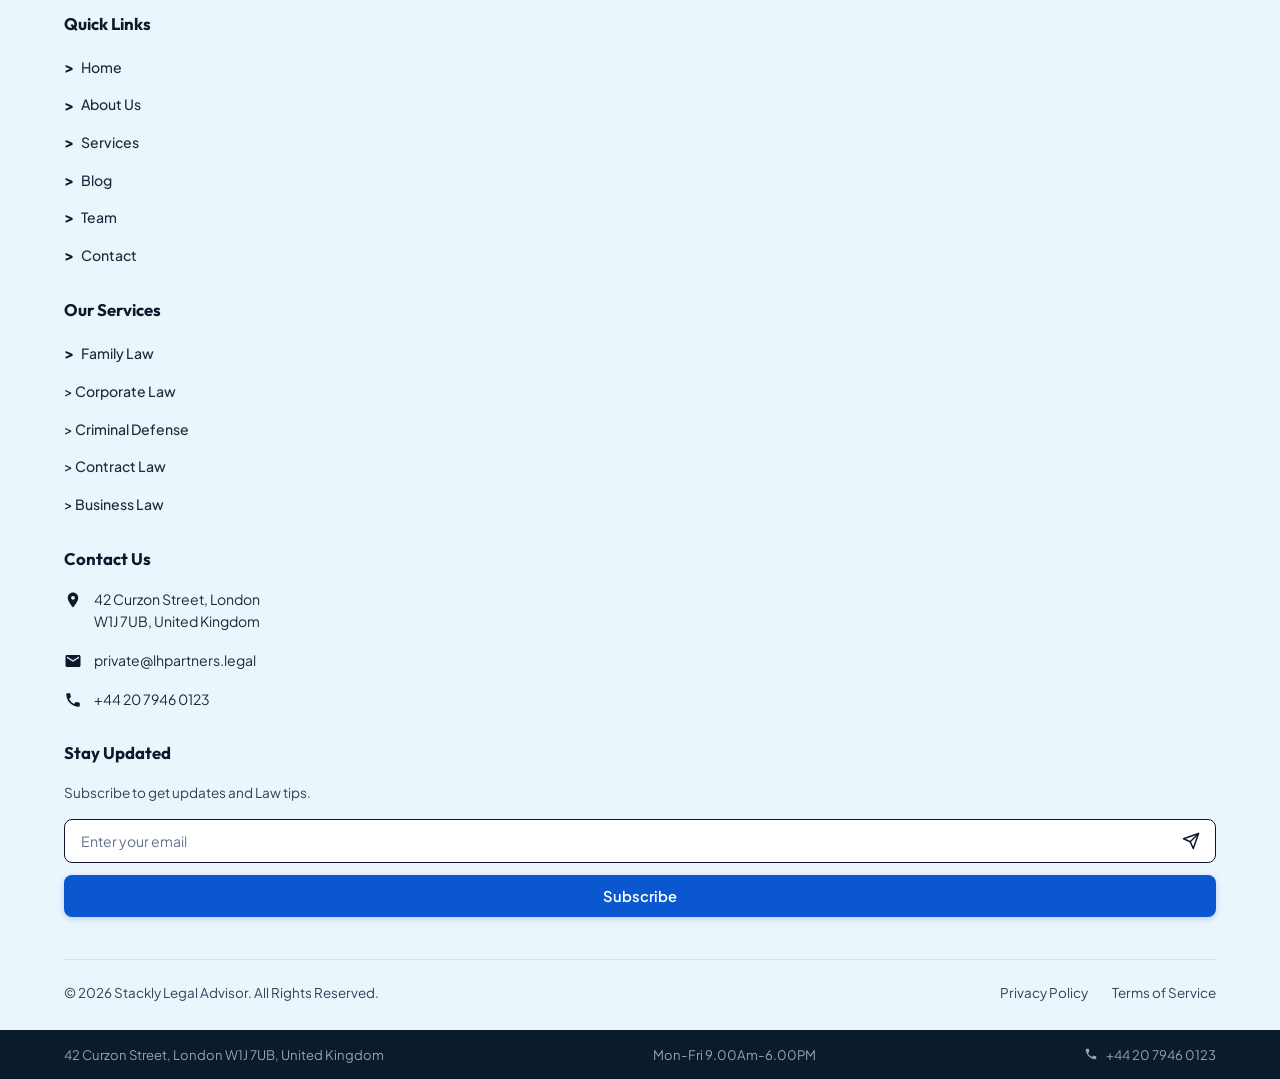
<file: contact.html>
<!DOCTYPE html>
<html lang="en">
<head>
  <meta charset="UTF-8">
  <meta name="viewport" content="width=device-width, initial-scale=1.0">
  <title>Contact Us | Stackly Legal & Consulting</title>
  <meta name="description" content="Get in touch with Stackly Legal & Consulting for expert legal advice, consultations, and representation. We're here to assist you.">
  <link rel="stylesheet" href="css/style.css">
  <link rel="icon" type="image/png" href="assets/images/logo-stackly.png">
</head>
<body>

  <!-- =========================================================================
       Site Navigation Bar
       ========================================================================= -->
            <header class="site-header">
    <div class="container navbar">
      <a href="index.html" class="nav-brand" aria-label="Stackly Home">
        <img src="assets/images/logo-stackly.png" alt="Stackly" class="nav-brand-img">
      </a>

      <nav>
        <ul class="nav-menu">
          <li><a href="index.html" class="nav-link">Home</a></li>
          <li><a href="about.html" class="nav-link">About Us</a></li>
          <li><a href="services.html" class="nav-link">Services</a></li>
          <li><a href="blog.html" class="nav-link">Blog</a></li>
          <li><a href="team.html" class="nav-link">Team</a></li>
          <li><a href="contact.html" class="nav-link active">Contact Us</a></li>
        </ul>
      </nav>

      <div class="nav-actions">
        <a href="404.html" class="btn btn-outline-mint btn-sm">Free Consultation</a>
        <a href="signin.html" class="btn btn-mint btn-sm">Login</a>
      </div>

      <button class="mobile-toggle" aria-label="Toggle Navigation Menu">
        <svg width="24" height="24" fill="none" stroke="currentColor" stroke-width="2" viewBox="0 0 24 24">
          <path d="M4 6h16M4 12h16M4 18h16" stroke-linecap="round"/>
        </svg>
      </button>
    </div>
  </header>

  <!-- =========================================================================
       Contact Hero Section
       ========================================================================= -->
  <section class="about-hero-section contact-hero-section">
    <div class="hero-overlay"></div>
    <div class="container hero-container">
      <div class="hero-content" style="max-width: 680px;">
        <h1 class="about-hero-title">
          Contact <span class="highlight">Us</span>
        </h1>
        <p class="hero-desc">
          We're here to help. Reach out to us for legal advice, consultations or any queries. Our team will get back to you as soon as possible.
        </p>
        <div class="breadcrumb">
          <a href="index.html">Home</a> &gt; <span>Contact Us</span>
        </div>
      </div>
    </div>
  </section>

  <!-- =========================================================================
       Let's Talk Section / 4 Info Cards
       ========================================================================= -->
  <section class="section">
    <div class="container">
      <div class="section-header-left" style="margin-bottom: 36px; text-align: left;">
        <span class="section-tag">Let's Talk</span>
        <h2 class="section-title" style="margin-bottom: 16px; line-height: 1.2;">We're Here to<br>Assist You</h2>
        <p class="section-subtitle" style="max-width: 580px; margin: 0; text-align: left; color: var(--text-muted); font-size: 0.95rem; line-height: 1.6;">
          Whether you have a legal question, need consultation, or want to learn more about our services — we're just a message away. Fill out the form or use the details below to get in touch with us.
        </p>
      </div>

      <div class="contact-cards-grid">
        <!-- 1. Phone -->
        <div class="contact-info-card">
          <div class="contact-card-icon">
            <svg width="24" height="24" viewBox="0 0 24 24" fill="none" stroke="currentColor" stroke-width="2" stroke-linecap="round" stroke-linejoin="round">
              <path d="M22 16.92v3a2 2 0 0 1-2.18 2 19.79 19.79 0 0 1-8.63-3.07 19.5 19.5 0 0 1-6-6 19.79 19.79 0 0 1-3.07-8.67A2 2 0 0 1 4.11 2h3a2 2 0 0 1 2 1.72 12.84 12.84 0 0 0 .7 2.81 2 2 0 0 1-.45 2.11L8.09 9.91a16 16 0 0 0 6 6l1.27-1.27a2 2 0 0 1 2.11-.45 12.84 12.84 0 0 0 2.81.7A2 2 0 0 1 22 16.92z"></path>
            </svg>
          </div>
          <h3 class="contact-card-title">Phone</h3>
          <p class="contact-card-text">
            +91 98765 43210<br>
            +91 87654 32109
          </p>
          <div class="contact-card-sub">Mon - Fri, 9:00 AM - 6:00 PM</div>
        </div>

        <!-- 2. Email -->
        <div class="contact-info-card">
          <div class="contact-card-icon">
            <svg width="24" height="24" viewBox="0 0 24 24" fill="none" stroke="currentColor" stroke-width="2" stroke-linecap="round" stroke-linejoin="round">
              <path d="M4 4h16c1.1 0 2 .9 2 2v12c0 1.1-.9 2-2 2H4c-1.1 0-2-.9-2-2V6c0-1.1.9-2 2-2z"></path>
              <polyline points="22,6 12,13 2,6"></polyline>
            </svg>
          </div>
          <h3 class="contact-card-title">Email</h3>
          <p class="contact-card-text">
            info@stackly.com<br>
            support@stackly.com
          </p>
          <div class="contact-card-sub">We reply within 24 hours</div>
        </div>

        <!-- 3. Our Location -->
        <div class="contact-info-card">
          <div class="contact-card-icon">
            <svg width="24" height="24" viewBox="0 0 24 24" fill="none" stroke="currentColor" stroke-width="2" stroke-linecap="round" stroke-linejoin="round">
              <path d="M21 10c0 7-9 13-9 13s-9-6-9-13a9 9 0 0 1 18 0z"></path>
              <circle cx="12" cy="10" r="3"></circle>
            </svg>
          </div>
          <h3 class="contact-card-title">Our Location</h3>
          <p class="contact-card-text">
            No. 12, 2nd Floor, Green Park Business Centre, Anna Salai, Chennai - 600041, India
          </p>
        </div>

        <!-- 4. Working Hours -->
        <div class="contact-info-card">
          <div class="contact-card-icon">
            <svg width="24" height="24" viewBox="0 0 24 24" fill="none" stroke="currentColor" stroke-width="2" stroke-linecap="round" stroke-linejoin="round">
              <circle cx="12" cy="12" r="10"></circle>
              <polyline points="12 6 12 12 16 14"></polyline>
            </svg>
          </div>
          <h3 class="contact-card-title">Working Hours</h3>
          <p class="contact-card-text">
            Monday - Friday<br>
            9:00 AM - 6:00 PM
          </p>
          <div class="contact-card-sub">(Except Public Holidays)</div>
        </div>
      </div>
    </div>
  </section>

  <!-- =========================================================================
       Send Us a Message Section (Form + Justice Card)
       ========================================================================= -->
  <section class="section why-section">
    <div class="container">
      <div class="contact-form-section-grid">
        <!-- Form Left -->
        <div class="contact-form-wrap">
          <span class="section-tag">Send Us a Message</span>
          <h2 class="section-title">We'd Love to Hear From You</h2>
          <p class="section-subtitle" style="margin-bottom: 28px;">
            Fill in the form below and our team will get back to you shortly.
          </p>

          <form id="contactPageForm">
            <div class="contact-form-row">
              <div class="form-group">
                <label for="contactName">Your Name *</label>
                <input type="text" id="contactName" class="form-control" placeholder="John Doe" pattern="[A-Za-z\s.'-]+" title="Please enter letters only (no numbers allowed)" required>
              </div>
              <div class="form-group">
                <label for="contactPhone">Phone Number *</label>
                <input type="tel" id="contactPhone" class="form-control" placeholder="+91 98765 43210" pattern="[0-9+\s\-()]+" title="Please enter numbers only (no alphabets allowed)" required>
              </div>
            </div>

            <div class="form-group">
              <label for="contactEmail">Email Address *</label>
              <input type="email" id="contactEmail" class="form-control" placeholder="john@example.com" required>
            </div>

            <div class="form-group">
              <label for="contactService">Select Service</label>
              <select id="contactService" class="form-control">
                <option value="corporate">Corporate Law</option>
                <option value="family">Family Law</option>
                <option value="criminal">Criminal Defense</option>
                <option value="business">Business Law</option>
                <option value="contract">Contract Law</option>
                <option value="realestate">Real Estate Law</option>
                <option value="employment">Employment Law</option>
                <option value="consultation">General Legal Consultation</option>
              </select>
            </div>

            <div class="form-group">
              <label for="contactMsg">Your Message *</label>
              <textarea id="contactMsg" class="form-control" rows="4" placeholder="Tell us how we can help you..." required></textarea>
            </div>

            <button type="submit" class="btn btn-mint" style="padding: 12px 30px;">
              <svg width="18" height="18" viewBox="0 0 24 24" fill="none" stroke="currentColor" stroke-width="2" stroke-linecap="round" stroke-linejoin="round">
                <line x1="22" y1="2" x2="11" y2="13"></line>
                <polygon points="22 2 15 22 11 13 2 9 22 2"></polygon>
              </svg>
              Send Message
            </button>
          </form>
        </div>

        <!-- Justice Card Right -->
        <div class="contact-side-card">
          <div class="contact-side-overlay"></div>
          <div class="contact-side-content">
            <h3>Your Legal Matters<br>Our Priority</h3>
            <p>Expert guidance. Trusted advice.<br>Better tomorrow.</p>
          </div>
        </div>
      </div>
    </div>
  </section>

  <!-- =========================================================================
       Find Us / Our Office Location Section
       ========================================================================= -->
  <section class="section">
    <div class="container">
      <span class="section-tag">Find Us</span>
      <h2 class="section-title">Our Office Location</h2>

      <div class="location-map-grid">
        <div class="location-details-list">
          <div class="location-item-row">
            <div class="location-item-icon" aria-hidden="true">
              <svg width="22" height="22" viewBox="0 0 24 24" fill="none" stroke="currentColor" stroke-width="2" stroke-linecap="round" stroke-linejoin="round">
                <rect x="4" y="2" width="16" height="20" rx="2" ry="2"></rect>
                <path d="M9 22v-4h6v4M8 6h.01M16 6h.01M12 6h.01M12 10h.01M12 14h.01M16 10h.01M16 14h.01M8 10h.01M8 14h.01"></path>
              </svg>
            </div>
            <div class="location-item-info">
              <h4>Main Office</h4>
              <p>No. 12, 2nd Floor, Green Park Business Centre, Anna Salai, Chennai - 600041, India</p>
            </div>
          </div>

          <div class="location-item-row">
            <div class="location-item-icon" aria-hidden="true">
              <svg width="22" height="22" viewBox="0 0 24 24" fill="none" stroke="currentColor" stroke-width="2" stroke-linecap="round" stroke-linejoin="round">
                <path d="M22 16.92v3a2 2 0 0 1-2.18 2 19.79 19.79 0 0 1-8.63-3.07 19.5 19.5 0 0 1-6-6 19.79 19.79 0 0 1-3.07-8.67A2 2 0 0 1 4.11 2h3a2 2 0 0 1 2 1.72 12.84 12.84 0 0 0 .7 2.81 2 2 0 0 1-.45 2.11L8.09 9.91a16 16 0 0 0 6 6l1.27-1.27a2 2 0 0 1 2.11-.45 12.84 12.84 0 0 0 2.81.7A2 2 0 0 1 22 16.92z"></path>
              </svg>
            </div>
            <div class="location-item-info">
              <h4>Direct Call</h4>
              <p>+91 98765 43210<br>+91 87654 32109</p>
            </div>
          </div>

          <div class="location-item-row">
            <div class="location-item-icon" aria-hidden="true">
              <svg width="22" height="22" viewBox="0 0 24 24" fill="none" stroke="currentColor" stroke-width="2" stroke-linecap="round" stroke-linejoin="round">
                <path d="M4 4h16c1.1 0 2 .9 2 2v12c0 1.1-.9 2-2 2H4c-1.1 0-2-.9-2-2V6c0-1.1.9-2 2-2z"></path>
                <polyline points="22,6 12,13 2,6"></polyline>
              </svg>
            </div>
            <div class="location-item-info">
              <h4>Electronic Mail</h4>
              <p>info@stackly.com<br>support@stackly.com</p>
            </div>
          </div>

          <div style="margin-top: 10px;">
            <a href="https://maps.google.com" target="_blank" rel="noopener noreferrer" class="btn btn-mint">Get Directions &rarr;</a>
          </div>
        </div>

        <!-- Stylized Map Card with Magnifying Lens Pin -->
        <div class="stylized-map-card">
          <img src="assets/images/contact-map.webp" alt="Chennai Office Map Location" width="750" height="480" loading="lazy">
          <div class="map-lens-overlay">
            <div class="map-pin-icon" aria-hidden="true">
              <svg width="24" height="24" viewBox="0 0 24 24" fill="#0d9488" stroke="#ffffff" stroke-width="2" stroke-linecap="round" stroke-linejoin="round">
                <path d="M21 10c0 7-9 13-9 13s-9-6-9-13a9 9 0 0 1 18 0z"></path>
                <circle cx="12" cy="10" r="3" fill="#ffffff"></circle>
              </svg>
            </div>
            <div class="map-info-bubble">
              <strong>Stackly Legal &amp; Consulting,</strong>
              <span>Chennai, India</span>
            </div>
          </div>
        </div>
      </div>
    </div>
  </section>

  <!-- =========================================================================
       Ready to Get Legal Advice? (Callout Banner)
       ========================================================================= -->
  <section class="advice-cta-section">
    <div class="advice-cta-overlay"></div>
    <div class="container advice-cta-container">
      <div class="advice-cta-content" style="display: flex; align-items: center; gap: 20px;">
        <div class="cta-pillar-badge" style="width: 54px; height: 54px; border-radius: 14px; background: rgba(82, 203, 165, 0.15); border: 1px solid rgba(82, 203, 165, 0.35); display: flex; align-items: center; justify-content: center; flex-shrink: 0;" aria-hidden="true"><svg width="28" height="28" viewBox="0 0 24 24" fill="none" stroke="#52cba5" stroke-width="2" stroke-linecap="round" stroke-linejoin="round"><path d="M3 21h18M3 10h18M5 10v11M19 10v11M9 10v11M15 10v11M12 2 2 7h20z"></path></svg></div>
        <div>
          <h3>Ready to Get Legal Advice?</h3>
          <p>Contact us today for a free consultation and let us help you find the right solution for your legal needs.</p>
        </div>
      </div>
      <button class="btn btn-mint trigger-consult">Book Consultation &rarr;</button>
    </div>
  </section>

  <!-- =========================================================================
       Site Footer
       ========================================================================= -->
  <footer class="site-footer">
    <div class="container">
      <div class="footer-top">
        <!-- Col 1: Brand & Socials -->
        <div class="footer-brand">
          <a href="index.html" class="footer-brand-logo" aria-label="Stackly Home">
            <img src="assets/images/logo-stackly-footer.webp" alt="Stackly" class="footer-brand-img">
          </a>
          <p class="footer-brand-desc">We are dedicated to providing exceptional legal guidance in a comfortable and friendly environment.</p>
          <div class="footer-social-circle-row">
            <a href="404.html" class="social-circle-btn" aria-label="Facebook">
              <svg width="15" height="15" viewBox="0 0 24 24" fill="currentColor">
                <path d="M24 12.073c0-6.627-5.373-12-12-12s-12 5.373-12 12c0 5.99 4.388 10.954 10.125 11.854v-8.385H7.078v-3.47h3.047V9.43c0-3.007 1.792-4.669 4.533-4.669 1.312 0 2.686.235 2.686.235v2.953H15.83c-1.491 0-1.956.925-1.956 1.874v2.25h3.328l-.532 3.47h-2.796v8.385C19.612 23.027 24 18.062 24 12.073z"/>
              </svg>
            </a>
            <a href="404.html" class="social-circle-btn" aria-label="Twitter">
              <svg width="15" height="15" viewBox="0 0 24 24" fill="currentColor">
                <path d="M23.953 4.57a10 10 0 01-2.825.775 4.958 4.958 0 002.163-2.723c-.951.555-2.005.959-3.127 1.184a4.92 4.92 0 00-8.384 4.482C7.69 8.095 4.067 6.13 1.64 3.162a4.822 4.822 0 00-.666 2.475c0 1.71.87 3.213 2.188 4.096a4.904 4.904 0 01-2.228-.616v.06a4.923 4.923 0 003.946 4.827 4.996 4.996 0 01-2.212.085 4.936 4.936 0 004.604 3.417 9.867 9.867 0 01-6.102 2.105c-.39 0-.779-.023-1.17-.067a13.995 13.995 0 007.557 2.209c9.053 0 13.998-7.496 13.998-13.985 0-.21 0-.42-.015-.63A9.936 9.936 0 0024 4.59z"/>
              </svg>
            </a>
            <a href="404.html" class="social-circle-btn" aria-label="Instagram">
              <svg width="16" height="16" viewBox="0 0 24 24" fill="none" stroke="currentColor" stroke-width="2" stroke-linecap="round" stroke-linejoin="round">
                <rect x="2" y="2" width="20" height="20" rx="5" ry="5"></rect>
                <path d="M16 11.37A4 4 0 1 1 12.63 8 4 4 0 0 1 16 11.37z"></path>
                <line x1="17.5" y1="6.5" x2="17.51" y2="6.5"></line>
              </svg>
            </a>
            <a href="404.html" class="social-circle-btn" aria-label="YouTube">
              <svg width="16" height="16" viewBox="0 0 24 24" fill="currentColor">
                <path d="M23.498 6.186a3.016 3.016 0 0 0-2.122-2.136C19.505 3.545 12 3.545 12 3.545s-7.505 0-9.377.505A3.017 3.017 0 0 0 .502 6.186C0 8.07 0 12 0 12s0 3.93.502 5.814a3.016 3.016 0 0 0 2.122 2.136c1.871.505 9.376.505 9.376.505s7.505 0 9.377-.505a3.015 3.015 0 0 0 2.122-2.136C24 15.93 24 12 24 12s0-3.93-.502-5.814zM9.545 15.568V8.432L15.818 12l-6.273 3.568z"/>
              </svg>
            </a>
          </div>
        </div>

        <!-- Col 2: Quick Links -->
        <div class="footer-col">
          <h4>Quick Links</h4>
          <ul class="footer-links-list">
            <li><a href="index.html"><span class="link-arrow">&gt;</span> Home</a></li>
            <li><a href="about.html"><span class="link-arrow">&gt;</span> About Us</a></li>
            <li><a href="services.html"><span class="link-arrow">&gt;</span> Services</a></li>
            <li><a href="blog.html"><span class="link-arrow">&gt;</span> Blog</a></li>
            <li><a href="team.html"><span class="link-arrow">&gt;</span> Team</a></li>
            <li><a href="contact.html"><span class="link-arrow">&gt;</span> Contact</a></li>
          </ul>
        </div>

        <!-- Col 3: Our Services -->
        <div class="footer-col">
          <h4>Our Services</h4>
          <ul class="footer-links-list">
            <li><a href="services.html"><span class="link-arrow">&gt;</span> Family Law</a></li>
            <li><a href="services.html">&gt; Corporate Law</a></li>
            <li><a href="services.html">&gt; Criminal Defense</a></li>
            <li><a href="services.html">&gt; Contract Law</a></li>
            <li><a href="services.html">&gt; Business Law</a></li>
          </ul>
        </div>

        <!-- Col 4: Contact Us -->
        <div class="footer-col">
          <h4>Contact Us</h4>
          <div class="footer-contact-items">
            <div class="contact-item-row">
              <div class="contact-item-icon">
                <svg width="18" height="18" viewBox="0 0 24 24" fill="currentColor">
                  <path d="M12 2C8.13 2 5 5.13 5 9c0 5.25 7 13 7 13s7-7.75 7-13c0-3.87-3.13-7-7-7zm0 9.5a2.5 2.5 0 1 1 0-5 2.5 2.5 0 0 1 0 5z"/>
                </svg>
              </div>
              <div class="contact-item-text">
                42 Curzon Street, London<br>W1J 7UB, United Kingdom
              </div>
            </div>

            <div class="contact-item-row">
              <div class="contact-item-icon">
                <svg width="18" height="18" viewBox="0 0 24 24" fill="currentColor">
                  <path d="M20 4H4c-1.1 0-2 .9-2 2v12c0 1.1.9 2 2 2h16c1.1 0 2-.9 2-2V6c0-1.1-.9-2-2-2zm0 4l-8 5-8-5V6l8 5 8-5v2z"/>
                </svg>
              </div>
              <div class="contact-item-text">
                <a href="mailto:private@lhpartners.legal">private@lhpartners.legal</a>
              </div>
            </div>

            <div class="contact-item-row">
              <div class="contact-item-icon">
                <svg width="18" height="18" viewBox="0 0 24 24" fill="currentColor">
                  <path d="M20.01 15.38c-1.23 0-2.42-.2-3.53-.56a.977.977 0 0 0-1.01.24l-2.2 2.2a15.05 15.05 0 0 1-6.59-6.59l2.2-2.21a.96.96 0 0 0 .25-1.01A11.36 11.36 0 0 1 8.57 3.9c0-.55-.45-1-1-1H4c-.55 0-1 .45-1 1 0 9.39 7.61 17 17 17 .55 0 1-.45 1-1v-3.52c0-.55-.45-1-1-.99z"/>
                </svg>
              </div>
              <div class="contact-item-text">
                <a href="tel:+442079460123">+44 20 7946 0123</a>
              </div>
            </div>
          </div>
        </div>

        <!-- Col 5: Stay Updated -->
        <div class="footer-col">
          <h4>Stay Updated</h4>
          <p class="footer-subscribe-desc">Subscribe to get updates and Law tips.</p>
          <form id="footerSubscribeForm" class="footer-subscribe-form">
            <div class="footer-input-box-wrap">
              <input type="email" class="footer-email-input" placeholder="Enter your email" required>
              <button type="submit" class="footer-send-btn" aria-label="Submit Email">
                <svg width="18" height="18" viewBox="0 0 24 24" fill="none" stroke="currentColor" stroke-width="2" stroke-linecap="round" stroke-linejoin="round">
                  <line x1="22" y1="2" x2="11" y2="13"></line>
                  <polygon points="22 2 15 22 11 13 2 9 22 2"></polygon>
                </svg>
              </button>
            </div>
            <button type="submit" class="footer-btn-subscribe-main">Subscribe</button>
          </form>
        </div>
      </div>

      <!-- Divider Line -->
      <hr class="footer-hr-divider">

      <!-- Legal Row -->
      <div class="footer-legal-bar">
        <div class="footer-copyright-text">&copy; 2026 Stackly Legal Advisor. All Rights Reserved.</div>
        <div class="footer-legal-links-wrap">
          <a href="#">Privacy Policy</a>
          <a href="#">Terms of Service</a>
        </div>
      </div>
    </div>

    <!-- Very Bottom Full-Width Dark Navy Sub-Bar -->
    <div class="footer-bottom-navy">
      <div class="container footer-bottom-navy-inner">
        <div class="navy-bar-item">
          42 Curzon Street, London W1J 7UB, United Kingdom
        </div>
        <div class="navy-bar-item navy-bar-center">
          Mon-Fri 9.00Am-6.00PM
        </div>
        <div class="navy-bar-item navy-bar-phone">
          <svg width="14" height="14" viewBox="0 0 24 24" fill="currentColor">
            <path d="M20.01 15.38c-1.23 0-2.42-.2-3.53-.56a.977.977 0 0 0-1.01.24l-2.2 2.2a15.05 15.05 0 0 1-6.59-6.59l2.2-2.21a.96.96 0 0 0 .25-1.01A11.36 11.36 0 0 1 8.57 3.9c0-.55-.45-1-1-1H4c-.55 0-1 .45-1 1 0 9.39 7.61 17 17 17 .55 0 1-.45 1-1v-3.52c0-.55-.45-1-1-.99z"/>
          </svg>
          <span>+44 20 7946 0123</span>
        </div>
      </div>
    </div>
  </footer>

  <!-- =========================================================================
       Modals
       ========================================================================= -->
  <!-- Consultation Modal -->
  <div id="consultModal" class="modal-overlay">
    <div class="modal-card">
      <button class="modal-close" aria-label="Close modal">&times;</button>
      <div class="modal-header">
        <h3>Book a Free Legal Consultation</h3>
        <p>Fill out the form below and an attorney will review your case within 2 business hours.</p>
      </div>
      <form id="consultForm">
        <div class="form-group">
          <label for="cName">Full Name *</label>
          <input type="text" id="cName" class="form-control" placeholder="e.g. Rahul Sharma" pattern="[A-Za-z\s.'-]+" title="Please enter letters only (no numbers allowed)" required>
        </div>
        <div class="form-group">
          <label for="cEmail">Email Address *</label>
          <input type="email" id="cEmail" class="form-control" placeholder="e.g. rahul@example.com" required>
        </div>
        <div class="form-group">
          <label for="cPhone">Phone Number *</label>
          <input type="tel" id="cPhone" class="form-control" placeholder="e.g. +91 98765 43210" pattern="[0-9+\s\-()]+" title="Please enter numbers only (no alphabets allowed)" required>
        </div>
        <div class="form-group">
          <label for="cService">Practice Area</label>
          <select id="cService" class="form-control">
            <option value="corporate">Corporate Law</option>
            <option value="family">Family Law</option>
            <option value="criminal">Criminal Defense</option>
            <option value="business">Business Law</option>
            <option value="contract">Contract Law</option>
            <option value="realestate">Real Estate Law</option>
            <option value="employment">Employment Law</option>
            <option value="other">General Legal Consultation</option>
          </select>
        </div>
        <div class="form-group">
          <label for="cMessage">Brief Summary of Your Legal Matter</label>
          <textarea id="cMessage" class="form-control" rows="3" placeholder="Describe your situation..."></textarea>
        </div>
        <button type="submit" class="btn btn-mint" style="width: 100%; margin-top: 10px;">Submit Consultation Request &rarr;</button>
      </form>
    </div>
  </div>

  <!-- Login Modal -->
  <div id="loginModal" class="modal-overlay">
    <div class="modal-card" style="max-width: 440px;">
      <button class="modal-close" aria-label="Close modal">&times;</button>
      <div class="modal-header">
        <h3>Client Portal Login</h3>
        <p>Secure access for Stackly Legal clients</p>
      </div>
      <form id="loginForm">
        <div class="form-group">
          <label for="loginEmail">Email Address</label>
          <input type="email" id="loginEmail" class="form-control" placeholder="client@example.com" required>
        </div>
        <div class="form-group">
          <label for="loginPass">Password</label>
          <input type="password" id="loginPass" class="form-control" placeholder="••••••••" required>
        </div>
        <div style="display: flex; justify-content: space-between; align-items: center; margin-bottom: 18px; font-size: 0.85rem;">
          <label style="display: flex; align-items: center; gap: 6px; cursor: pointer;">
            <input type="checkbox"> Remember me
          </label>
          <a href="#" style="color: var(--primary-mint-hover);">Forgot password?</a>
        </div>
        <button type="submit" class="btn btn-mint" style="width: 100%;">Sign In &rarr;</button>
      </form>
    </div>
  </div>

  <script src="js/app.js"></script>
</body>
</html>
</file>
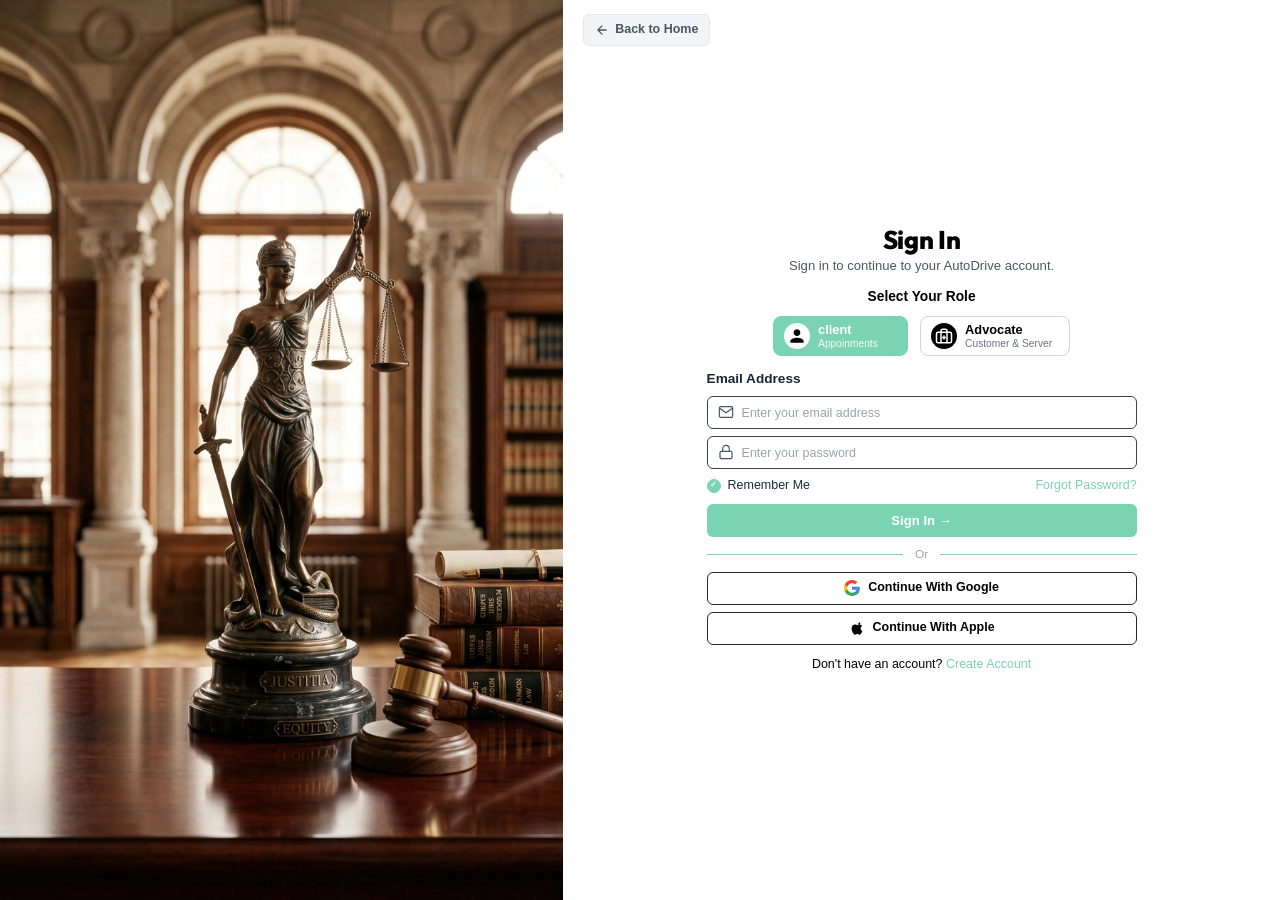
<file: dashboard-advocate.html>
<!DOCTYPE html>
<html lang="en">
<head>
  <meta charset="UTF-8">
  <meta name="viewport" content="width=device-width, initial-scale=1.0">
  <title>Advocate Practice Portal | Stackly Legal & Consulting</title>
  <meta name="description" content="Senior Counsel & Legal Advocate Workspace for managing active caseloads, client matters, court filings, and practice analytics.">
  <link rel="stylesheet" href="css/style.css">
  <link rel="icon" type="image/png" href="assets/images/logo-stackly.png">
</head>
<body class="dash-body">

  <div class="dash-layout">
    <!-- Backdrop Overlay for Mobile Drawer -->
    <div class="dash-sidebar-overlay" id="dashSidebarOverlay"></div>

    <!-- 10-Item Sidebar for Advocate -->
    <aside class="dash-sidebar" id="dashSidebar">
      <div class="dash-sidebar-header">
        <div>
          <a href="#tab-adv-overview" class="nav-brand dash-brand-logo-link" style="gap: 8px;" aria-label="Practice Overview" data-tab="tab-adv-overview">
            <img src="assets/images/logo-stackly.png" alt="Stackly" class="dash-logo-img">
          </a>
          <div>
            <span class="dash-role-badge advocate">Advocate Portal</span>
          </div>
        </div>
        <button type="button" class="dash-sidebar-close" id="dashSidebarClose" aria-label="Close sidebar">
          <svg width="20" height="20" viewBox="0 0 24 24" fill="none" stroke="currentColor" stroke-width="2.5" stroke-linecap="round">
            <line x1="18" y1="6" x2="6" y2="18"></line>
            <line x1="6" y1="6" x2="18" y2="18"></line>
          </svg>
        </button>
      </div>

      <!-- 10 Navigation Items with data-tab switching -->
      <div class="dash-menu-group">
        <div class="dash-menu-label">Practitioner Menu</div>
        <ul class="dash-nav-list">
          <!-- 1. Practice Overview -->
          <li>
            <a href="#tab-adv-overview" class="dash-nav-link active" data-tab="tab-adv-overview">
              <svg width="18" height="18" viewBox="0 0 24 24" fill="none" stroke="currentColor" stroke-width="2">
                <rect x="3" y="3" width="7" height="7"></rect>
                <rect x="14" y="3" width="7" height="7"></rect>
                <rect x="14" y="14" width="7" height="7"></rect>
                <rect x="3" y="14" width="7" height="7"></rect>
              </svg>
              <span>Practice Overview</span>
            </a>
          </li>
          <!-- 2. Active Case Files -->
          <li>
            <a href="#tab-adv-cases" class="dash-nav-link" data-tab="tab-adv-cases">
              <svg width="18" height="18" viewBox="0 0 24 24" fill="none" stroke="currentColor" stroke-width="2">
                <path d="M22 19a2 2 0 0 1-2 2H4a2 2 0 0 1-2-2V5a2 2 0 0 1 2-2h5l2 3h9a2 2 0 0 1 2 2z"></path>
              </svg>
              <span>Active Case Files</span>
              <span class="dash-badge-count">18</span>
            </a>
          </li>
          <!-- 3. Client Roster -->
          <li>
            <a href="#tab-adv-roster" class="dash-nav-link" data-tab="tab-adv-roster">
              <svg width="18" height="18" viewBox="0 0 24 24" fill="none" stroke="currentColor" stroke-width="2">
                <path d="M17 21v-2a4 4 0 0 0-4-4H5a4 4 0 0 0-4 4v2"></path>
                <circle cx="9" cy="7" r="4"></circle>
                <path d="M23 21v-2a4 4 0 0 0-3-3.87"></path>
                <path d="M16 3.13a4 4 0 0 1 0 7.75"></path>
              </svg>
              <span>Client Roster</span>
              <span class="dash-badge-count">42</span>
            </a>
          </li>
          <!-- 4. Court Hearings & Calendar -->
          <li>
            <a href="#tab-adv-hearings" class="dash-nav-link" data-tab="tab-adv-hearings">
              <svg width="18" height="18" viewBox="0 0 24 24" fill="none" stroke="currentColor" stroke-width="2">
                <rect x="3" y="4" width="18" height="18" rx="2" ry="2"></rect>
                <line x1="16" y1="2" x2="16" y2="6"></line>
                <line x1="8" y1="2" x2="8" y2="6"></line>
                <line x1="3" y1="10" x2="21" y2="10"></line>
              </svg>
              <span>Court Hearings</span>
              <span class="dash-badge-count urgent">4</span>
            </a>
          </li>
          <!-- 5. Pleadings & Briefs -->
          <li>
            <a href="#tab-adv-pleadings" class="dash-nav-link" data-tab="tab-adv-pleadings">
              <svg width="18" height="18" viewBox="0 0 24 24" fill="none" stroke="currentColor" stroke-width="2">
                <path d="M14 2H6a2 2 0 0 0-2 2v16a2 2 0 0 0 2 2h12a2 2 0 0 0 2-2V8z"></path>
                <polyline points="14 2 14 8 20 8"></polyline>
                <line x1="16" y1="13" x2="8" y2="13"></line>
                <line x1="16" y1="17" x2="8" y2="17"></line>
              </svg>
              <span>Pleadings &amp; Briefs</span>
            </a>
          </li>
          <!-- 6. Client Communications -->
          <li>
            <a href="#tab-adv-messages" class="dash-nav-link" data-tab="tab-adv-messages">
              <svg width="18" height="18" viewBox="0 0 24 24" fill="none" stroke="currentColor" stroke-width="2">
                <path d="M21 15a2 2 0 0 1-2 2H7l-4 4V5a2 2 0 0 1 2-2h14a2 2 0 0 1 2 2z"></path>
              </svg>
              <span>Client Messages</span>
              <span class="dash-badge-count">7</span>
            </a>
          </li>
          <!-- 7. Billing & Retainers -->
          <li>
            <a href="#tab-adv-billing" class="dash-nav-link" data-tab="tab-adv-billing">
              <svg width="18" height="18" viewBox="0 0 24 24" fill="none" stroke="currentColor" stroke-width="2">
                <rect x="1" y="4" width="22" height="16" rx="2" ry="2"></rect>
                <line x1="1" y1="10" x2="23" y2="10"></line>
              </svg>
              <span>Retainers &amp; Billing</span>
            </a>
          </li>
          <!-- 8. Practice Analytics -->
          <li>
            <a href="#tab-adv-analytics" class="dash-nav-link" data-tab="tab-adv-analytics">
              <svg width="18" height="18" viewBox="0 0 24 24" fill="none" stroke="currentColor" stroke-width="2">
                <line x1="18" y1="20" x2="18" y2="10"></line>
                <line x1="12" y1="20" x2="12" y2="4"></line>
                <line x1="6" y1="20" x2="6" y2="14"></line>
              </svg>
              <span>Practice Analytics</span>
            </a>
          </li>
          <!-- 9. Legal Research & Precedents -->
          <li>
            <a href="#tab-adv-precedents" class="dash-nav-link" data-tab="tab-adv-precedents">
              <svg width="18" height="18" viewBox="0 0 24 24" fill="none" stroke="currentColor" stroke-width="2">
                <circle cx="11" cy="11" r="8"></circle>
                <line x1="21" y1="21" x2="16.65" y2="16.65"></line>
              </svg>
              <span>Legal Precedents</span>
            </a>
          </li>
          <!-- 10. Firm Settings -->
          <li>
            <a href="#tab-adv-settings" class="dash-nav-link" data-tab="tab-adv-settings">
              <svg width="18" height="18" viewBox="0 0 24 24" fill="none" stroke="currentColor" stroke-width="2">
                <circle cx="12" cy="12" r="3"></circle>
                <path d="M19.4 15a1.65 1.65 0 0 0 .33 1.82l.06.06a2 2 0 0 1 0 2.83 2 2 0 0 1-2.83 0l-.06-.06a1.65 1.65 0 0 0-1.82-.33 1.65 1.65 0 0 0-1 1.51V21a2 2 0 0 1-2 2 2 2 0 0 1-2-2v-.09A1.65 1.65 0 0 0 9 19.4a1.65 1.65 0 0 0-1.82.33l-.06.06a2 2 0 0 1-2.83 0 2 2 0 0 1 0-2.83l.06-.06a1.65 1.65 0 0 0 .33-1.82 1.65 1.65 0 0 0-1.51-1H3a2 2 0 0 1-2-2 2 2 0 0 1 2-2h.09A1.65 1.65 0 0 0 4.6 9a1.65 1.65 0 0 0-.33-1.82l-.06-.06a2 2 0 0 1 0-2.83 2 2 0 0 1 2.83 0l.06.06a1.65 1.65 0 0 0 1.82.33H9a1.65 1.65 0 0 0 1-1.51V3a2 2 0 0 1 2-2 2 2 0 0 1 2 2v.09a1.65 1.65 0 0 0 1 1.51 1.65 1.65 0 0 0 1.82-.33l.06-.06a2 2 0 0 1 2.83 0 2 2 0 0 1 0 2.83l-.06.06a1.65 1.65 0 0 0-.33 1.82V9a1.65 1.65 0 0 0 1.51 1H21a2 2 0 0 1 2 2 2 2 0 0 1-2 2h-.09a1.65 1.65 0 0 0-1.51 1z"></path>
              </svg>
              <span>Firm Settings</span>
            </a>
          </li>
        </ul>
      </div>

      <!-- Footer User Profile -->
      <div class="dash-sidebar-footer">
        <div class="dash-user-info-flex">
          <div class="dash-user-avatar" id="dashUserAvatar" style="background: #3b82f6; color: #ffffff;">A</div>
          <div>
            <div class="dash-user-name" id="dashUserName">Senior Advocate</div>
            <div class="dash-user-role" id="dashUserEmail">advocate@stackly.com</div>
          </div>
        </div>
        <button type="button" class="dash-logout-trigger" title="Log out" aria-label="Log out">
          <svg width="16" height="16" viewBox="0 0 24 24" fill="none" stroke="currentColor" stroke-width="2.2">
            <path d="M9 21H5a2 2 0 0 1-2-2V5a2 2 0 0 1 2-2h4"></path>
            <polyline points="16 17 21 12 16 7"></polyline>
            <line x1="21" y1="12" x2="9" y2="12"></line>
          </svg>
          <span class="dash-logout-text">Logout</span>
        </button>
      </div>
    </aside>

    <!-- Main Dashboard Area -->
    <main class="dash-main">
      <!-- Topbar Header -->
      <header class="dash-topbar">
        <div class="dash-topbar-left">
          <button type="button" class="dash-mobile-toggle" id="dashMobileToggle" aria-label="Open sidebar menu">
            <svg width="22" height="22" fill="none" stroke="currentColor" stroke-width="2" viewBox="0 0 24 24">
              <path d="M4 6h16M4 12h16M4 18h16" stroke-linecap="round"/>
            </svg>
          </button>
          <a href="index.html" class="dash-topbar-mobile-logo" aria-label="Stackly Home">
            <img src="assets/images/logo-stackly.png" alt="Stackly" class="dash-topbar-logo-img">
          </a>
          <div class="dash-page-title">
            <h2 id="dashCurrentTitle">Advocate Practice Portal</h2>
            <p id="dashCurrentSub">Court schedules, docket filings, and client litigation management</p>
          </div>
        </div>

        <div class="dash-topbar-right">
          <button type="button" class="btn btn-mint btn-sm trigger-draft-motion-modal" style="display: inline-flex; align-items: center; gap: 6px;">
            <svg width="15" height="15" viewBox="0 0 24 24" fill="none" stroke="currentColor" stroke-width="2.2">
              <line x1="12" y1="5" x2="12" y2="19"></line>
              <line x1="5" y1="12" x2="19" y2="12"></line>
            </svg>
            File New Pleading
          </button>
        </div>
      </header>

      <!-- Content Surface (10 Interactive Advocate Panes) -->
      <div class="dash-content-area">

        <!-- TAB 1: PRACTICE OVERVIEW -->
        <section class="dash-tab-pane active" id="tab-adv-overview">
          <!-- 4 Metric Cards -->
          <div class="dash-stats-grid">
            <div class="dash-metric-card">
              <div>
                <div class="dash-metric-number">18</div>
                <div class="dash-metric-title">Active Court Dockets</div>
              </div>
              <div class="dash-metric-icon-box">🏛️</div>
            </div>
            <div class="dash-metric-card">
              <div>
                <div class="dash-metric-number">4</div>
                <div class="dash-metric-title">Hearings This Week</div>
              </div>
              <div class="dash-metric-icon-box blue">📅</div>
            </div>
            <div class="dash-metric-card">
              <div>
                <div class="dash-metric-number">89.4%</div>
                <div class="dash-metric-title">Case Win / Settlement</div>
              </div>
              <div class="dash-metric-icon-box amber">🏆</div>
            </div>
            <div class="dash-metric-card">
              <div>
                <div class="dash-metric-number">$412K</div>
                <div class="dash-metric-title">Monthly Realized Billings</div>
              </div>
              <div class="dash-metric-icon-box purple">💼</div>
            </div>
          </div>

          <!-- 2 Column Grid -->
          <div class="dash-grid-2">
            <!-- Priority Filings Panel -->
            <div class="dash-panel-card">
              <div class="dash-panel-header">
                <h3 class="dash-panel-title">Priority Trial Filings &amp; Court Dates</h3>
                <button type="button" class="btn btn-outline-mint btn-sm switch-tab-trigger" data-target="tab-adv-hearings" style="font-size: 0.75rem;">Full Docket &rarr;</button>
              </div>
              <div class="dash-table-wrap">
                <table class="dash-table">
                  <thead>
                    <tr>
                      <th>Docket ID</th>
                      <th>Client Entity</th>
                      <th>Jurisdiction</th>
                      <th>Hearing Stage</th>
                      <th>Action</th>
                    </tr>
                  </thead>
                  <tbody>
                    <tr>
                      <td><strong>#DKT-9921</strong><br><span style="font-size: 0.75rem; color: #64748b;">Apex Tech vs Global Fin</span></td>
                      <td>Apex Global Corp</td>
                      <td>US Federal District (SDNY)</td>
                      <td><span class="dash-status-pill active">Summary Judg.</span></td>
                      <td><button type="button" class="btn btn-outline-mint btn-sm switch-tab-trigger" data-target="tab-adv-cases" style="padding: 4px 8px; font-size: 0.72rem;">Manage &rarr;</button></td>
                    </tr>
                    <tr>
                      <td><strong>#DKT-8419</strong><br><span style="font-size: 0.75rem; color: #64748b;">Merger Antitrust Review</span></td>
                      <td>Vanguard Health Inc.</td>
                      <td>Appellate Circuit (2nd)</td>
                      <td><span class="dash-status-pill scheduled">Hearing 28 Sep</span></td>
                      <td><button type="button" class="btn btn-outline-mint btn-sm switch-tab-trigger" data-target="tab-adv-hearings" style="padding: 4px 8px; font-size: 0.72rem;">Calendar &rarr;</button></td>
                    </tr>
                    <tr>
                      <td><strong>#DKT-7201</strong><br><span style="font-size: 0.75rem; color: #64748b;">Cross-Border IP Injunction</span></td>
                      <td>Kestrel Bio Sciences</td>
                      <td>International Chamber (ICC)</td>
                      <td><span class="dash-status-pill pending">Deposition</span></td>
                      <td><button type="button" class="btn btn-outline-mint btn-sm switch-tab-trigger" data-target="tab-adv-pleadings" style="padding: 4px 8px; font-size: 0.72rem;">Briefs &rarr;</button></td>
                    </tr>
                  </tbody>
                </table>
              </div>
            </div>

            <!-- Quick Practitioner Actions -->
            <div class="dash-panel-card">
              <div class="dash-panel-header">
                <h3 class="dash-panel-title">Practitioner Actions</h3>
              </div>
              <div class="dash-action-list">
                <button type="button" class="dash-action-item trigger-draft-motion-modal" style="width:100%; border:1.5px solid var(--border-card); text-align:left; cursor:pointer;">
                  <div class="dash-action-icon" style="background: #eff6ff; color: #2563eb;">⚖️</div>
                  <div class="dash-action-info">
                    <div class="dash-action-title">Draft Motion / Pleading</div>
                    <div class="dash-action-sub">Pre-formatted jurisdiction templates</div>
                  </div>
                  <span>&rarr;</span>
                </button>

                <button type="button" class="dash-action-item switch-tab-trigger" data-target="tab-adv-roster" style="width:100%; border:1.5px solid var(--border-card); text-align:left; cursor:pointer;">
                  <div class="dash-action-icon" style="background: #ecfdf5; color: #059669;">👥</div>
                  <div class="dash-action-info">
                    <div class="dash-action-title">Onboard Retainer Client</div>
                    <div class="dash-action-sub">Conflict check &amp; retainer agreement</div>
                  </div>
                  <span>&rarr;</span>
                </button>

                <button type="button" class="dash-action-item switch-tab-trigger" data-target="tab-adv-hearings" style="width:100%; border:1.5px solid var(--border-card); text-align:left; cursor:pointer;">
                  <div class="dash-action-icon" style="background: #fef3c7; color: #d97706;">📅</div>
                  <div class="dash-action-info">
                    <div class="dash-action-title">Sync Hearing Calendar</div>
                    <div class="dash-action-sub">Integrate with Clerk docket system</div>
                  </div>
                  <span>&rarr;</span>
                </button>

                <button type="button" class="dash-action-item switch-tab-trigger" data-target="tab-adv-analytics" style="width:100%; border:1.5px solid var(--border-card); text-align:left; cursor:pointer;">
                  <div class="dash-action-icon" style="background: #f5f3ff; color: #7c3aed;">📈</div>
                  <div class="dash-action-info">
                    <div class="dash-action-title">Practice Revenue Analytics</div>
                    <div class="dash-action-sub">Client trust account auditing report</div>
                  </div>
                  <span>&rarr;</span>
                </button>
              </div>
            </div>
          </div>
        </section>

        <!-- TAB 2: ACTIVE CASE FILES -->
        <section class="dash-tab-pane" id="tab-adv-cases">
          <div class="dash-panel-card">
            <div class="dash-panel-header">
              <div>
                <h3 class="dash-panel-title">Active Litigation Files &amp; Trial Dockets</h3>
                <p style="font-size: 0.8rem; color: #64748b; margin: 4px 0 0;">Managing 18 active corporate matters across federal and international jurisdictions</p>
              </div>
              <button type="button" class="btn btn-mint btn-sm trigger-draft-motion-modal">+ New Docket Entry</button>
            </div>

            <div class="dash-table-wrap">
              <table class="dash-table">
                <thead>
                  <tr>
                    <th>Docket Number</th>
                    <th>Matter Title</th>
                    <th>Client Entity</th>
                    <th>Opposing Counsel</th>
                    <th>Presiding Judge</th>
                    <th>Stage</th>
                    <th>Action</th>
                  </tr>
                </thead>
                <tbody>
                  <tr>
                    <td><strong>#DKT-9921</strong></td>
                    <td>Apex Commercial Breach of Contract</td>
                    <td>Apex Global Corp</td>
                    <td>Cravath &amp; Moore LLP</td>
                    <td>Hon. Katherine B. Parker</td>
                    <td><span class="dash-status-pill active">Summary Judgment</span></td>
                    <td><button type="button" class="btn btn-outline-mint btn-sm" onclick="showToast('Opening docket filing binder #DKT-9921...')">Binder</button></td>
                  </tr>
                  <tr>
                    <td><strong>#DKT-8419</strong></td>
                    <td>Vanguard Healthcare Merger Defense</td>
                    <td>Vanguard Health Inc.</td>
                    <td>FTC Enforcement Div.</td>
                    <td>Hon. Richard J. Sullivan</td>
                    <td><span class="dash-status-pill scheduled">Hearing Set</span></td>
                    <td><button type="button" class="btn btn-outline-mint btn-sm" onclick="showToast('Opening docket filing binder #DKT-8419...')">Binder</button></td>
                  </tr>
                  <tr>
                    <td><strong>#DKT-7201</strong></td>
                    <td>Kestrel Bio Sciences Patent Protection</td>
                    <td>Kestrel Bio Sciences</td>
                    <td>Latham &amp; Watkins</td>
                    <td>Arbitrator Dr. H. Meyer</td>
                    <td><span class="dash-status-pill pending">Discovery</span></td>
                    <td><button type="button" class="btn btn-outline-mint btn-sm" onclick="showToast('Opening docket filing binder #DKT-7201...')">Binder</button></td>
                  </tr>
                  <tr>
                    <td><strong>#DKT-6890</strong></td>
                    <td>Starlight Securities Fraud Defense</td>
                    <td>Starlight Capital Holdings</td>
                    <td>SEC Enforcement Group</td>
                    <td>Hon. Jed S. Rakoff</td>
                    <td><span class="dash-status-pill active">Motion to Dismiss</span></td>
                    <td><button type="button" class="btn btn-outline-mint btn-sm" onclick="showToast('Opening docket filing binder #DKT-6890...')">Binder</button></td>
                  </tr>
                </tbody>
              </table>
            </div>
          </div>
        </section>

        <!-- TAB 3: CLIENT ROSTER -->
        <section class="dash-tab-pane" id="tab-adv-roster">
          <div class="dash-panel-card">
            <div class="dash-panel-header">
              <div>
                <h3 class="dash-panel-title">Client Directory &amp; Representation Agreements</h3>
                <p style="font-size: 0.8rem; color: #64748b; margin: 4px 0 0;">42 institutional and private equity clients currently under active retainer</p>
              </div>
              <button type="button" class="btn btn-mint btn-sm" onclick="showToast('New client onboarding intake form generated.')">+ Add Retainer Client</button>
            </div>

            <div class="dash-table-wrap">
              <table class="dash-table">
                <thead>
                  <tr>
                    <th>Client Name</th>
                    <th>Industry Sector</th>
                    <th>Active Matters</th>
                    <th>Retainer Balance</th>
                    <th>Account Manager</th>
                    <th>Direct Contact</th>
                  </tr>
                </thead>
                <tbody>
                  <tr>
                    <td>🏢 <strong>Apex Global Technologies Inc.</strong></td>
                    <td>Enterprise Software</td>
                    <td>3 Cases</td>
                    <td><strong>$75,000.00</strong></td>
                    <td>Arthur Sterling, JD</td>
                    <td><button type="button" class="btn btn-outline-mint btn-sm switch-tab-trigger" data-target="tab-adv-messages">Message</button></td>
                  </tr>
                  <tr>
                    <td>🏥 <strong>Vanguard Healthcare Partners</strong></td>
                    <td>Biotech &amp; Medical</td>
                    <td>2 Cases</td>
                    <td><strong>$50,000.00</strong></td>
                    <td>Elena Vance</td>
                    <td><button type="button" class="btn btn-outline-mint btn-sm switch-tab-trigger" data-target="tab-adv-messages">Message</button></td>
                  </tr>
                  <tr>
                    <td>🧬 <strong>Kestrel Bio Sciences Ltd.</strong></td>
                    <td>Pharmaceutical IP</td>
                    <td>1 Case</td>
                    <td><strong>$35,000.00</strong></td>
                    <td>Sarah J. Montgomery</td>
                    <td><button type="button" class="btn btn-outline-mint btn-sm switch-tab-trigger" data-target="tab-adv-messages">Message</button></td>
                  </tr>
                  <tr>
                    <td>💼 <strong>Starlight Capital Holdings</strong></td>
                    <td>Asset Management</td>
                    <td>2 Cases</td>
                    <td><strong>$90,000.00</strong></td>
                    <td>Arthur Sterling, JD</td>
                    <td><button type="button" class="btn btn-outline-mint btn-sm switch-tab-trigger" data-target="tab-adv-messages">Message</button></td>
                  </tr>
                </tbody>
              </table>
            </div>
          </div>
        </section>

        <!-- TAB 4: COURT HEARINGS & CALENDAR -->
        <section class="dash-tab-pane" id="tab-adv-hearings">
          <div class="dash-panel-card">
            <div class="dash-panel-header">
              <div>
                <h3 class="dash-panel-title">Federal &amp; Appellate Hearing Calendar</h3>
                <p style="font-size: 0.8rem; color: #64748b; margin: 4px 0 0;">Synchronized trial appearance dates, oral arguments, and chambers conferences</p>
              </div>
              <button type="button" class="btn btn-mint btn-sm" onclick="showToast('Hearing date added to court master calendar.')">+ Schedule Appearance</button>
            </div>

            <div style="display: flex; flex-direction: column; gap: 16px;">
              <div style="background: #ffffff; border: 1.5px solid var(--border-card); border-radius: 12px; padding: 20px; display: flex; justify-content: space-between; align-items: center; flex-wrap: wrap; gap: 14px;">
                <div>
                  <span class="dash-status-pill active">Trial Argument</span>
                  <h4 style="margin: 6px 0 4px; font-size: 1.1rem; color: #0f1926;">Apex Tech vs Global Fin — Oral Argument on Summary Judgment</h4>
                  <p style="margin: 0; font-size: 0.85rem; color: #64748b;">US Federal District Court (SDNY), 500 Pearl St, Courtroom 14C • Hon. Katherine B. Parker</p>
                </div>
                <div style="text-align: right;">
                  <div style="font-size: 1.15rem; font-weight: 800; color: #0f1926;">Thursday, 24 Sep 2026</div>
                  <div style="font-size: 0.85rem; color: #0d9488; font-weight: 700;">10:00 AM EST (In-Person)</div>
                </div>
              </div>

              <div style="background: #ffffff; border: 1.5px solid var(--border-card); border-radius: 12px; padding: 20px; display: flex; justify-content: space-between; align-items: center; flex-wrap: wrap; gap: 14px;">
                <div>
                  <span class="dash-status-pill scheduled">Appellate Hearing</span>
                  <h4 style="margin: 6px 0 4px; font-size: 1.1rem; color: #0f1926;">Vanguard Healthcare Antitrust Review — Panel Oral Argument</h4>
                  <p style="margin: 0; font-size: 0.85rem; color: #64748b;">US Court of Appeals for the Second Circuit, Thurgood Marshall US Courthouse • Courtroom 1705</p>
                </div>
                <div style="text-align: right;">
                  <div style="font-size: 1.15rem; font-weight: 800; color: #0f1926;">Monday, 28 Sep 2026</div>
                  <div style="font-size: 0.85rem; color: #2563eb; font-weight: 700;">02:30 PM EST (Panel Hearing)</div>
                </div>
              </div>

              <div style="background: #ffffff; border: 1.5px solid var(--border-card); border-radius: 12px; padding: 20px; display: flex; justify-content: space-between; align-items: center; flex-wrap: wrap; gap: 14px;">
                <div>
                  <span class="dash-status-pill pending">Arbitration Session</span>
                  <h4 style="margin: 6px 0 4px; font-size: 1.1rem; color: #0f1926;">Kestrel Cross-Border IP Dispute — ICC Arbitral Tribunal</h4>
                  <p style="margin: 0; font-size: 0.85rem; color: #64748b;">International Chamber of Commerce, Geneva Chamber / Hybrid Video Session</p>
                </div>
                <div style="text-align: right;">
                  <div style="font-size: 1.15rem; font-weight: 800; color: #0f1926;">Friday, 02 Oct 2026</div>
                  <div style="font-size: 0.85rem; color: #d97706; font-weight: 700;">09:00 AM CET (Virtual Chambers)</div>
                </div>
              </div>
            </div>
          </div>
        </section>

        <!-- TAB 5: PLEADINGS & BRIEFS -->
        <section class="dash-tab-pane" id="tab-adv-pleadings">
          <div class="dash-panel-card">
            <div class="dash-panel-header">
              <div>
                <h3 class="dash-panel-title">Pleadings, Motions &amp; Trial Brief Repository</h3>
                <p style="font-size: 0.8rem; color: #64748b; margin: 4px 0 0;">Prepared motions, affidavits, and appellate submissions</p>
              </div>
              <button type="button" class="btn btn-mint btn-sm trigger-draft-motion-modal">+ Draft New Motion</button>
            </div>

            <div class="dash-table-wrap">
              <table class="dash-table">
                <thead>
                  <tr>
                    <th>Filing Title</th>
                    <th>Matter Ref</th>
                    <th>Type</th>
                    <th>Filing Deadline</th>
                    <th>Draft Status</th>
                    <th>Action</th>
                  </tr>
                </thead>
                <tbody>
                  <tr>
                    <td>📄 <strong>Motion_For_Summary_Judgment_Apex.docx</strong></td>
                    <td>#DKT-9921</td>
                    <td>FRCP Rule 56 Motion</td>
                    <td>24 Sep 2026</td>
                    <td><span class="dash-status-pill active">Finalized &amp; Filed</span></td>
                    <td><button type="button" class="btn btn-outline-mint btn-sm" onclick="showToast('Opening filing document viewer...')">View Brief</button></td>
                  </tr>
                  <tr>
                    <td>📄 <strong>Emergency_Preliminary_Injunction_Brief.pdf</strong></td>
                    <td>#DKT-7201</td>
                    <td>Injunction Petition</td>
                    <td>29 Sep 2026</td>
                    <td><span class="dash-status-pill pending">Partner Review</span></td>
                    <td><button type="button" class="btn btn-outline-mint btn-sm" onclick="showToast('Opening drafting editor...')">Edit Draft</button></td>
                  </tr>
                  <tr>
                    <td>📄 <strong>Appellate_Brief_Second_Circuit_Final.pdf</strong></td>
                    <td>#DKT-8419</td>
                    <td>Circuit Appeal Brief</td>
                    <td>04 Oct 2026</td>
                    <td><span class="dash-status-pill scheduled">Proofreading</span></td>
                    <td><button type="button" class="btn btn-outline-mint btn-sm" onclick="showToast('Opening filing document viewer...')">View Brief</button></td>
                  </tr>
                </tbody>
              </table>
            </div>
          </div>
        </section>

        <!-- TAB 6: CLIENT COMMUNICATIONS -->
        <section class="dash-tab-pane" id="tab-adv-messages">
          <div class="dash-panel-card" style="padding: 0; overflow: hidden;">
            <div class="dash-chat-grid" style="display: grid; grid-template-columns: 280px 1fr; min-height: 520px;">
              <!-- Client Queue -->
              <div class="dash-chat-sidebar" style="background: #f8fafc; border-right: 1.5px solid var(--border-card); padding: 16px;">
                <div style="font-weight: 700; font-size: 0.85rem; color: #0f1926; margin-bottom: 12px;">Client Messages (7 Unread)</div>
                <div style="display: flex; flex-direction: column; gap: 8px;">
                  <div style="background: #ffffff; border: 1.5px solid var(--primary-mint); border-radius: 8px; padding: 10px; cursor: pointer;">
                    <div style="font-weight: 700; font-size: 0.85rem; color: #0f1926;">Apex Global Corp (CEO)</div>
                    <div style="font-size: 0.75rem; color: #52cba5; font-weight: 600;">● Urgent inquiry regarding subpoena</div>
                  </div>
                  <div style="background: #ffffff; border: 1.5px solid var(--border-card); border-radius: 8px; padding: 10px; cursor: pointer;">
                    <div style="font-weight: 700; font-size: 0.85rem; color: #0f1926;">Vanguard Health Inc. (GC)</div>
                    <div style="font-size: 0.75rem; color: #64748b;">Hearing brief review confirmation</div>
                  </div>
                  <div style="background: #ffffff; border: 1.5px solid var(--border-card); border-radius: 8px; padding: 10px; cursor: pointer;">
                    <div style="font-weight: 700; font-size: 0.85rem; color: #0f1926;">Saravanan (Private Client)</div>
                    <div style="font-size: 0.75rem; color: #64748b;">Retainer invoice question</div>
                  </div>
                </div>
              </div>

              <!-- Message Window -->
              <div style="display: flex; flex-direction: column; height: 100%;">
                <div style="padding: 14px 20px; border-bottom: 1.5px solid var(--border-card); display: flex; align-items: center; justify-content: space-between;">
                  <div>
                    <h4 style="margin: 0; font-size: 0.95rem; color: #0f1926;">Apex Global Corp — General Counsel</h4>
                    <span style="font-size: 0.75rem; color: #64748b;">Matter: #DKT-9921 Commercial Contract</span>
                  </div>
                  <span style="font-size: 0.75rem; background: #e0e7ff; color: #3730a3; padding: 4px 10px; border-radius: 12px; font-weight: 700;">Priority Matter</span>
                </div>

                <div style="flex: 1; padding: 20px; overflow-y: auto; display: flex; flex-direction: column; gap: 14px;">
                  <div style="align-self: flex-start; max-width: 75%; background: #f1f5f9; padding: 12px 16px; border-radius: 12px 12px 12px 2px; font-size: 0.85rem; color: #1e293b;">
                    Counsel, we received a request for supplementary accounting ledgers from opposing counsel. Should we deliver the redacted or unredacted set?
                    <span style="display: block; font-size: 0.7rem; color: #94a3b8; margin-top: 4px;">09:45 AM</span>
                  </div>

                  <div style="align-self: flex-end; max-width: 75%; background: #0f1926; color: #ffffff; font-weight: 500; padding: 12px 16px; border-radius: 12px 12px 2px 12px; font-size: 0.85rem;">
                    Please deliver strictly the redacted set under Section 4 of our protective order. I have flagged this for Judge Parker's chambers.
                    <span style="display: block; font-size: 0.7rem; color: #52cba5; margin-top: 4px;">09:52 AM</span>
                  </div>
                </div>

                <form id="advChatForm" style="padding: 12px 16px; border-top: 1.5px solid var(--border-card); display: flex; gap: 10px; background: #ffffff;">
                  <input type="text" id="advChatInput" placeholder="Reply to General Counsel..." style="flex: 1; padding: 10px 14px; border: 1.5px solid var(--border-card); border-radius: 8px; font-size: 0.85rem;" required>
                  <button type="submit" class="btn btn-mint btn-sm" style="padding: 8px 18px;">Send &rarr;</button>
                </form>
              </div>
            </div>
          </div>
        </section>

        <!-- TAB 7: RETAINERS & BILLING -->
        <section class="dash-tab-pane" id="tab-adv-billing">
          <div class="dash-panel-card">
            <div class="dash-panel-header">
              <div>
                <h3 class="dash-panel-title">Practice Trust Accounting &amp; Realized Billings</h3>
                <p style="font-size: 0.8rem; color: #64748b; margin: 4px 0 0;">Managing escrow retainers and verified partner hours</p>
              </div>
              <button type="button" class="btn btn-mint btn-sm" onclick="showToast('Monthly billing summary generated.')">Generate Fee Statement</button>
            </div>

            <!-- Stats -->
            <div class="dash-summary-stats" style="display: grid; grid-template-columns: repeat(3, 1fr); gap: 16px; margin-bottom: 24px;">
              <div style="background: #f8fafc; border: 1.5px solid var(--border-card); border-radius: 10px; padding: 16px;">
                <div style="font-size: 0.75rem; color: #64748b; font-weight: 600;">Total Trust Account Escrow</div>
                <div style="font-size: 1.6rem; font-weight: 800; color: #0f1926; margin-top: 4px;">$250,000.00</div>
                <div style="font-size: 0.72rem; color: #059669; font-weight: 700; margin-top: 2px;">● Fully Collateralized</div>
              </div>
              <div style="background: #f8fafc; border: 1.5px solid var(--border-card); border-radius: 10px; padding: 16px;">
                <div style="font-size: 0.75rem; color: #64748b; font-weight: 600;">Partner Hours (This Month)</div>
                <div style="font-size: 1.6rem; font-weight: 800; color: #2563eb; margin-top: 4px;">148.5 hrs</div>
                <div style="font-size: 0.72rem; color: #64748b; margin-top: 2px;">Avg. Rate: $850/hr</div>
              </div>
              <div style="background: #f8fafc; border: 1.5px solid var(--border-card); border-radius: 10px; padding: 16px;">
                <div style="font-size: 0.75rem; color: #64748b; font-weight: 600;">Realized YTD Practice Fees</div>
                <div style="font-size: 1.6rem; font-weight: 800; color: #0f1926; margin-top: 4px;">$2,840,000</div>
                <div style="font-size: 0.72rem; color: #059669; font-weight: 700; margin-top: 2px;">+18% YoY Growth</div>
              </div>
            </div>

            <!-- Ledger Table -->
            <div class="dash-table-wrap">
              <table class="dash-table">
                <thead>
                  <tr>
                    <th>Ledger Entry</th>
                    <th>Client Entity</th>
                    <th>Logged Hours</th>
                    <th>Total Billed</th>
                    <th>Escrow Draw</th>
                    <th>Status</th>
                  </tr>
                </thead>
                <tbody>
                  <tr>
                    <td>#LED-2026-991</td>
                    <td>Apex Global Technologies</td>
                    <td>24.5 hrs</td>
                    <td>$20,825.00</td>
                    <td>Drawn from Trust</td>
                    <td><span class="dash-status-pill active">Reconciled</span></td>
                  </tr>
                  <tr>
                    <td>#LED-2026-990</td>
                    <td>Vanguard Healthcare Partners</td>
                    <td>31.0 hrs</td>
                    <td>$26,350.00</td>
                    <td>Drawn from Trust</td>
                    <td><span class="dash-status-pill active">Reconciled</span></td>
                  </tr>
                  <tr>
                    <td>#LED-2026-989</td>
                    <td>Kestrel Bio Sciences Ltd.</td>
                    <td>18.0 hrs</td>
                    <td>$15,300.00</td>
                    <td>Invoice Pending</td>
                    <td><span class="dash-status-pill pending">Pending Client Approval</span></td>
                  </tr>
                </tbody>
              </table>
            </div>
          </div>
        </section>

        <!-- TAB 8: PRACTICE ANALYTICS -->
        <section class="dash-tab-pane" id="tab-adv-analytics">
          <div class="dash-panel-card">
            <div class="dash-panel-header">
              <div>
                <h3 class="dash-panel-title">Litigation Performance &amp; Case Resolution Metrics</h3>
                <p style="font-size: 0.8rem; color: #64748b; margin: 4px 0 0;">Statistical review of trial success, arbitration results, and settlement efficiency</p>
              </div>
            </div>

            <div style="display: grid; grid-template-columns: repeat(auto-fit, minmax(280px, 1fr)); gap: 20px; margin-bottom: 24px;">
              <div style="background: #f8fafc; border: 1.5px solid var(--border-card); border-radius: 12px; padding: 20px;">
                <div style="font-size: 0.85rem; font-weight: 700; color: #0f1926; margin-bottom: 12px;">Resolution Rate Breakdown</div>
                <div style="font-size: 2.2rem; font-weight: 800; color: #0d9488; font-family: 'Outfit', sans-serif;">89.4%</div>
                <p style="font-size: 0.8rem; color: #64748b; margin: 4px 0 16px;">240+ High-Stakes Matters Won or Successfully Settled</p>
                <div style="background: #e2e8f0; height: 8px; border-radius: 4px; overflow: hidden;">
                  <div style="background: #52cba5; width: 89.4%; height: 100%;"></div>
                </div>
              </div>

              <div style="background: #f8fafc; border: 1.5px solid var(--border-card); border-radius: 12px; padding: 20px;">
                <div style="font-size: 0.85rem; font-weight: 700; color: #0f1926; margin-bottom: 12px;">Average Case Duration</div>
                <div style="font-size: 2.2rem; font-weight: 800; color: #2563eb; font-family: 'Outfit', sans-serif;">7.2 Mo</div>
                <p style="font-size: 0.8rem; color: #64748b; margin: 4px 0 16px;">42% Faster than Federal Median Duration (12.4 Mo)</p>
                <div style="background: #e2e8f0; height: 8px; border-radius: 4px; overflow: hidden;">
                  <div style="background: #3b82f6; width: 65%; height: 100%;"></div>
                </div>
              </div>

              <div style="background: #f8fafc; border: 1.5px solid var(--border-card); border-radius: 12px; padding: 20px;">
                <div style="font-size: 0.85rem; font-weight: 700; color: #0f1926; margin-bottom: 12px;">Jurisdictional Reach</div>
                <div style="font-size: 2.2rem; font-weight: 800; color: #7c3aed; font-family: 'Outfit', sans-serif;">40+</div>
                <p style="font-size: 0.8rem; color: #64748b; margin: 4px 0 16px;">Global Jurisdictions &amp; Federal District Bars</p>
                <div style="background: #e2e8f0; height: 8px; border-radius: 4px; overflow: hidden;">
                  <div style="background: #8b5cf6; width: 85%; height: 100%;"></div>
                </div>
              </div>
            </div>
          </div>
        </section>

        <!-- TAB 9: LEGAL PRECEDENTS & RESEARCH -->
        <section class="dash-tab-pane" id="tab-adv-precedents">
          <div class="dash-panel-card">
            <div class="dash-panel-header">
              <div>
                <h3 class="dash-panel-title">Federal Precedent &amp; Case Law Citation Manager</h3>
                <p style="font-size: 0.8rem; color: #64748b; margin: 4px 0 0;">Curated landmark authorities for commercial dispute defense</p>
              </div>
              <input type="text" placeholder="Search precedents by citation or keyword..." style="padding: 6px 12px; border: 1.5px solid var(--border-card); border-radius: 8px; font-size: 0.85rem; width: 280px;">
            </div>

            <div style="display: flex; flex-direction: column; gap: 14px;">
              <div style="background: #ffffff; border: 1.5px solid var(--border-card); border-radius: 10px; padding: 18px;">
                <span style="font-size: 0.75rem; background: #e8fbf4; color: #0d9488; font-weight: 700; padding: 3px 8px; border-radius: 4px;">Commercial Breach</span>
                <h4 style="margin: 6px 0 4px; font-size: 1.05rem; color: #0f1926;">Hadley v. Baxendale, 9 Exch. 341 (1854)</h4>
                <p style="margin: 0; font-size: 0.85rem; color: #475569;">Core standard regarding foreseeability of consequential damages in complex supply agreements.</p>
              </div>

              <div style="background: #ffffff; border: 1.5px solid var(--border-card); border-radius: 10px; padding: 18px;">
                <span style="font-size: 0.75rem; background: #eff6ff; color: #2563eb; font-weight: 700; padding: 3px 8px; border-radius: 4px;">Summary Judgment Rule 56</span>
                <h4 style="margin: 6px 0 4px; font-size: 1.05rem; color: #0f1926;">Celotex Corp. v. Catrett, 477 U.S. 317 (1986)</h4>
                <p style="margin: 0; font-size: 0.85rem; color: #475569;">Trilogy precedent defining moving party's burden where opposing party fails to establish essential element.</p>
              </div>

              <div style="background: #ffffff; border: 1.5px solid var(--border-card); border-radius: 10px; padding: 18px;">
                <span style="font-size: 0.75rem; background: #fef3c7; color: #d97706; font-weight: 700; padding: 3px 8px; border-radius: 4px;">Pleading Standard</span>
                <h4 style="margin: 6px 0 4px; font-size: 1.05rem; color: #0f1926;">Ashcroft v. Iqbal, 556 U.S. 662 (2009)</h4>
                <p style="margin: 0; font-size: 0.85rem; color: #475569;">Governing plausibility threshold required under Rule 8(a)(2) on motions to dismiss commercial complaints.</p>
              </div>
            </div>
          </div>
        </section>

        <!-- TAB 10: FIRM SETTINGS -->
        <section class="dash-tab-pane" id="tab-adv-settings">
          <div class="dash-panel-card" style="max-width: 800px;">
            <div class="dash-panel-header">
              <div>
                <h3 class="dash-panel-title">Advocate Credentials &amp; Practice Preferences</h3>
                <p style="font-size: 0.8rem; color: #64748b; margin: 4px 0 0;">Bar admissions, clerk integration, and firm security controls</p>
              </div>
            </div>

            <form id="advSettingsForm">
              <div class="dash-form-row" style="display: grid; grid-template-columns: 1fr 1fr; gap: 20px; margin-bottom: 20px;">
                <div class="form-group">
                  <label class="auth-field-label">Senior Advocate Name</label>
                  <input type="text" value="Arthur Sterling, JD" style="width: 100%; padding: 10px 14px; border: 1.5px solid var(--border-card); border-radius: 8px;" required>
                </div>
                <div class="form-group">
                  <label class="auth-field-label">Bar Admission Number</label>
                  <input type="text" value="NY-BAR-492019" style="width: 100%; padding: 10px 14px; border: 1.5px solid var(--border-card); border-radius: 8px;" required>
                </div>
              </div>

              <div class="dash-form-row" style="display: grid; grid-template-columns: 1fr 1fr; gap: 20px; margin-bottom: 20px;">
                <div class="form-group">
                  <label class="auth-field-label">Practice Email</label>
                  <input type="email" value="advocate@stackly.com" style="width: 100%; padding: 10px 14px; border: 1.5px solid var(--border-card); border-radius: 8px;" required>
                </div>
                <div class="form-group">
                  <label class="auth-field-label">Default Court Jurisdiction</label>
                  <select style="width: 100%; padding: 10px 14px; border: 1.5px solid var(--border-card); border-radius: 8px; background: #ffffff;">
                    <option selected>US District Court (Southern District of NY)</option>
                    <option>US Court of Appeals (Second Circuit)</option>
                    <option>Delaware Court of Chancery</option>
                    <option>International Chamber of Commerce (ICC)</option>
                  </select>
                </div>
              </div>

              <div style="display: flex; gap: 12px;">
                <button type="submit" class="btn btn-mint">Save Practice Settings</button>
                <button type="button" class="btn btn-outline-mint dash-logout-trigger">Sign Out</button>
              </div>
            </form>
          </div>
        </section>

      </div>
    </main>
  </div>

  <!-- INTERACTIVE MODAL: DRAFT MOTION / PLEADING -->
  <div class="modal-overlay" id="draftMotionModal">
    <div class="modal-card">
      <button type="button" class="modal-close" id="closeMotionModalBtn">&times;</button>
      <div style="margin-bottom: 20px;">
        <span class="dash-role-badge advocate">Docket Filing</span>
        <h3 style="margin: 8px 0 4px; font-size: 1.35rem; color: #0f1926;">Draft New Pleading / Motion</h3>
        <p style="margin: 0; font-size: 0.85rem; color: #64748b;">Prepare formal petition for docket filing</p>
      </div>

      <form id="motionDraftForm">
        <div class="form-group" style="margin-bottom: 14px;">
          <label class="auth-field-label">Select Active Docket</label>
          <select style="width: 100%; padding: 10px 14px; border: 1.5px solid var(--border-card); border-radius: 8px; background: #ffffff;">
            <option>#DKT-9921 — Apex Commercial Breach of Contract</option>
            <option>#DKT-8419 — Vanguard Healthcare Merger Defense</option>
            <option>#DKT-7201 — Kestrel Bio Sciences Patent Protection</option>
          </select>
        </div>

        <div class="form-group" style="margin-bottom: 14px;">
          <label class="auth-field-label">Pleading Type</label>
          <select style="width: 100%; padding: 10px 14px; border: 1.5px solid var(--border-card); border-radius: 8px; background: #ffffff;">
            <option>FRCP Rule 56 Motion for Summary Judgment</option>
            <option>FRCP Rule 12(b)(6) Motion to Dismiss</option>
            <option>Emergency Preliminary Injunction Petition</option>
            <option>Notice of Settlement &amp; Discontinuance</option>
          </select>
        </div>

        <div class="form-group" style="margin-bottom: 18px;">
          <label class="auth-field-label">Filing Memorandum Synopsis</label>
          <textarea rows="3" placeholder="Enter key legal bases, statutes, and citations..." style="width: 100%; padding: 10px 14px; border: 1.5px solid var(--border-card); border-radius: 8px; resize: vertical; font-family: inherit; font-size: 0.85rem;"></textarea>
        </div>

        <div style="display: flex; justify-content: flex-end; gap: 10px;">
          <button type="button" class="btn btn-outline-mint" id="cancelMotionModalBtn">Cancel</button>
          <button type="submit" class="btn btn-mint">Generate Pleading &rarr;</button>
        </div>
      </form>
    </div>
  </div>

  <script src="js/app.js"></script>
</body>
</html>
</file>
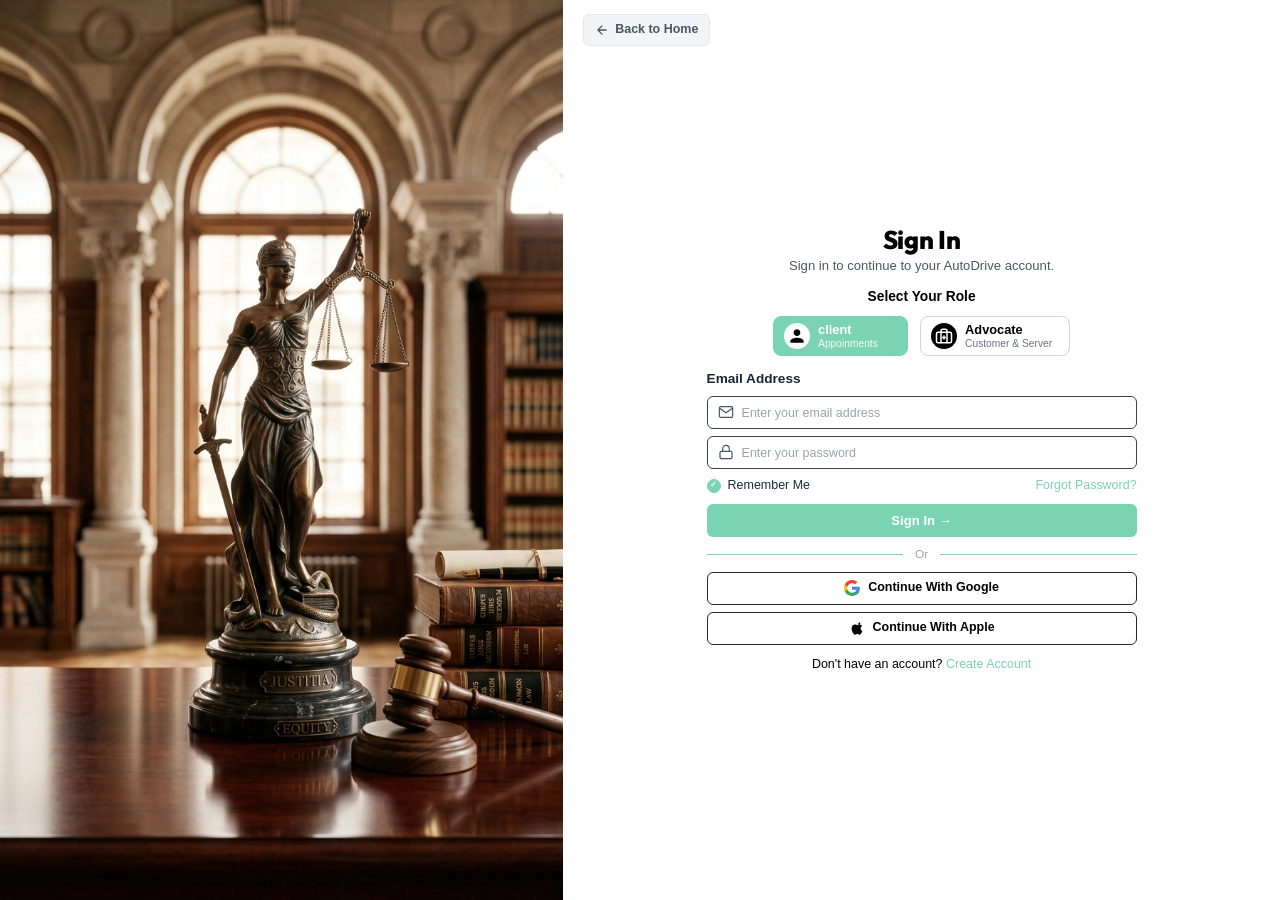
<file: dashboard-client.html>
<!DOCTYPE html>
<html lang="en">
<head>
  <meta charset="UTF-8">
  <meta name="viewport" content="width=device-width, initial-scale=1.0">
  <title>Client Legal Portal | Stackly Legal & Consulting</title>
  <meta name="description" content="Secure Client Legal Workspace for tracking cases, consultations, legal documents, attorney chat, and billing.">
  <link rel="stylesheet" href="css/style.css">
  <link rel="icon" type="image/png" href="assets/images/logo-stackly.png">
</head>
<body class="dash-body">

  <div class="dash-layout">
    <!-- Backdrop Overlay for Mobile Drawer -->
    <div class="dash-sidebar-overlay" id="dashSidebarOverlay"></div>

    <!-- 10-Item Sidebar -->
    <aside class="dash-sidebar" id="dashSidebar">
      <div class="dash-sidebar-header">
        <div>
          <a href="#tab-overview" class="nav-brand dash-brand-logo-link" style="gap: 8px;" aria-label="Client Overview" data-tab="tab-overview">
            <img src="assets/images/logo-stackly.png" alt="Stackly" class="dash-logo-img">
          </a>
          <div>
            <span class="dash-role-badge client">Client Portal</span>
          </div>
        </div>
        <button type="button" class="dash-sidebar-close" id="dashSidebarClose" aria-label="Close sidebar">
          <svg width="20" height="20" viewBox="0 0 24 24" fill="none" stroke="currentColor" stroke-width="2.5" stroke-linecap="round">
            <line x1="18" y1="6" x2="6" y2="18"></line>
            <line x1="6" y1="6" x2="18" y2="18"></line>
          </svg>
        </button>
      </div>

      <!-- 10 Navigation Items with data-tab switching -->
      <div class="dash-menu-group">
        <div class="dash-menu-label">Client Workspace</div>
        <ul class="dash-nav-list">
          <!-- 1. Overview -->
          <li>
            <a href="#tab-overview" class="dash-nav-link active" data-tab="tab-overview">
              <svg width="18" height="18" viewBox="0 0 24 24" fill="none" stroke="currentColor" stroke-width="2">
                <rect x="3" y="3" width="7" height="7"></rect>
                <rect x="14" y="3" width="7" height="7"></rect>
                <rect x="14" y="14" width="7" height="7"></rect>
                <rect x="3" y="14" width="7" height="7"></rect>
              </svg>
              <span>Overview</span>
            </a>
          </li>
          <!-- 2. Active Cases -->
          <li>
            <a href="#tab-cases" class="dash-nav-link" data-tab="tab-cases">
              <svg width="18" height="18" viewBox="0 0 24 24" fill="none" stroke="currentColor" stroke-width="2">
                <path d="M22 19a2 2 0 0 1-2 2H4a2 2 0 0 1-2-2V5a2 2 0 0 1 2-2h5l2 3h9a2 2 0 0 1 2 2z"></path>
              </svg>
              <span>My Active Cases</span>
              <span class="dash-badge-count">3</span>
            </a>
          </li>
          <!-- 3. Consultations -->
          <li>
            <a href="#tab-consultations" class="dash-nav-link" data-tab="tab-consultations">
              <svg width="18" height="18" viewBox="0 0 24 24" fill="none" stroke="currentColor" stroke-width="2">
                <rect x="3" y="4" width="18" height="18" rx="2" ry="2"></rect>
                <line x1="16" y1="2" x2="16" y2="6"></line>
                <line x1="8" y1="2" x2="8" y2="6"></line>
                <line x1="3" y1="10" x2="21" y2="10"></line>
              </svg>
              <span>Consultations</span>
              <span class="dash-badge-count urgent">1</span>
            </a>
          </li>
          <!-- 4. Legal Documents -->
          <li>
            <a href="#tab-documents" class="dash-nav-link" data-tab="tab-documents">
              <svg width="18" height="18" viewBox="0 0 24 24" fill="none" stroke="currentColor" stroke-width="2">
                <path d="M14 2H6a2 2 0 0 0-2 2v16a2 2 0 0 0 2 2h12a2 2 0 0 0 2-2V8z"></path>
                <polyline points="14 2 14 8 20 8"></polyline>
                <line x1="16" y1="13" x2="8" y2="13"></line>
                <line x1="16" y1="17" x2="8" y2="17"></line>
              </svg>
              <span>Legal Documents</span>
            </a>
          </li>
          <!-- 5. Messages -->
          <li>
            <a href="#tab-messages" class="dash-nav-link" data-tab="tab-messages">
              <svg width="18" height="18" viewBox="0 0 24 24" fill="none" stroke="currentColor" stroke-width="2">
                <path d="M21 15a2 2 0 0 1-2 2H7l-4 4V5a2 2 0 0 1 2-2h14a2 2 0 0 1 2 2z"></path>
              </svg>
              <span>Attorney Messages</span>
              <span class="dash-badge-count">2</span>
            </a>
          </li>
          <!-- 6. Billing & Invoices -->
          <li>
            <a href="#tab-billing" class="dash-nav-link" data-tab="tab-billing">
              <svg width="18" height="18" viewBox="0 0 24 24" fill="none" stroke="currentColor" stroke-width="2">
                <rect x="1" y="4" width="22" height="16" rx="2" ry="2"></rect>
                <line x1="1" y1="10" x2="23" y2="10"></line>
              </svg>
              <span>Invoices &amp; Billing</span>
            </a>
          </li>
          <!-- 7. Legal Team -->
          <li>
            <a href="#tab-team" class="dash-nav-link" data-tab="tab-team">
              <svg width="18" height="18" viewBox="0 0 24 24" fill="none" stroke="currentColor" stroke-width="2">
                <path d="M17 21v-2a4 4 0 0 0-4-4H5a4 4 0 0 0-4 4v2"></path>
                <circle cx="9" cy="7" r="4"></circle>
                <path d="M23 21v-2a4 4 0 0 0-3-3.87"></path>
                <path d="M16 3.13a4 4 0 0 1 0 7.75"></path>
              </svg>
              <span>My Legal Team</span>
            </a>
          </li>
          <!-- 8. Case Milestones -->
          <li>
            <a href="#tab-milestones" class="dash-nav-link" data-tab="tab-milestones">
              <svg width="18" height="18" viewBox="0 0 24 24" fill="none" stroke="currentColor" stroke-width="2">
                <polyline points="22 12 18 12 15 21 9 3 6 12 2 12"></polyline>
              </svg>
              <span>Case Milestones</span>
            </a>
          </li>
          <!-- 9. Evidence Vault -->
          <li>
            <a href="#tab-vault" class="dash-nav-link" data-tab="tab-vault">
              <svg width="18" height="18" viewBox="0 0 24 24" fill="none" stroke="currentColor" stroke-width="2">
                <rect x="3" y="11" width="18" height="11" rx="2" ry="2"></rect>
                <path d="M7 11V7a5 5 0 0 1 10 0v4"></path>
              </svg>
              <span>Evidence Vault</span>
            </a>
          </li>
          <!-- 10. Account Settings -->
          <li>
            <a href="#tab-settings" class="dash-nav-link" data-tab="tab-settings">
              <svg width="18" height="18" viewBox="0 0 24 24" fill="none" stroke="currentColor" stroke-width="2">
                <circle cx="12" cy="12" r="3"></circle>
                <path d="M19.4 15a1.65 1.65 0 0 0 .33 1.82l.06.06a2 2 0 0 1 0 2.83 2 2 0 0 1-2.83 0l-.06-.06a1.65 1.65 0 0 0-1.82-.33 1.65 1.65 0 0 0-1 1.51V21a2 2 0 0 1-2 2 2 2 0 0 1-2-2v-.09A1.65 1.65 0 0 0 9 19.4a1.65 1.65 0 0 0-1.82.33l-.06.06a2 2 0 0 1-2.83 0 2 2 0 0 1 0-2.83l.06-.06a1.65 1.65 0 0 0 .33-1.82 1.65 1.65 0 0 0-1.51-1H3a2 2 0 0 1-2-2 2 2 0 0 1 2-2h.09A1.65 1.65 0 0 0 4.6 9a1.65 1.65 0 0 0-.33-1.82l-.06-.06a2 2 0 0 1 0-2.83 2 2 0 0 1 2.83 0l.06.06a1.65 1.65 0 0 0 1.82.33H9a1.65 1.65 0 0 0 1-1.51V3a2 2 0 0 1 2-2 2 2 0 0 1 2 2v.09a1.65 1.65 0 0 0 1 1.51 1.65 1.65 0 0 0 1.82-.33l.06-.06a2 2 0 0 1 2.83 0 2 2 0 0 1 0 2.83l-.06.06a1.65 1.65 0 0 0-.33 1.82V9a1.65 1.65 0 0 0 1.51 1H21a2 2 0 0 1 2 2 2 2 0 0 1-2 2h-.09a1.65 1.65 0 0 0-1.51 1z"></path>
              </svg>
              <span>Account Settings</span>
            </a>
          </li>
        </ul>
      </div>

      <!-- Footer User Profile -->
      <div class="dash-sidebar-footer">
        <div class="dash-user-info-flex">
          <div class="dash-user-avatar" id="dashUserAvatar">S</div>
          <div>
            <div class="dash-user-name" id="dashUserName">Saravanan</div>
            <div class="dash-user-role" id="dashUserEmail">client@stackly.com</div>
          </div>
        </div>
        <button type="button" class="dash-logout-trigger" title="Log out" aria-label="Log out">
          <svg width="16" height="16" viewBox="0 0 24 24" fill="none" stroke="currentColor" stroke-width="2.2">
            <path d="M9 21H5a2 2 0 0 1-2-2V5a2 2 0 0 1 2-2h4"></path>
            <polyline points="16 17 21 12 16 7"></polyline>
            <line x1="21" y1="12" x2="9" y2="12"></line>
          </svg>
          <span class="dash-logout-text">Logout</span>
        </button>
      </div>
    </aside>

    <!-- Main Dashboard Area -->
    <main class="dash-main">
      <!-- Topbar Header -->
      <header class="dash-topbar">
        <div class="dash-topbar-left">
          <button type="button" class="dash-mobile-toggle" id="dashMobileToggle" aria-label="Open sidebar menu">
            <svg width="22" height="22" fill="none" stroke="currentColor" stroke-width="2" viewBox="0 0 24 24">
              <path d="M4 6h16M4 12h16M4 18h16" stroke-linecap="round"/>
            </svg>
          </button>
          <a href="index.html" class="dash-topbar-mobile-logo" aria-label="Stackly Home">
            <img src="assets/images/logo-stackly.png" alt="Stackly" class="dash-topbar-logo-img">
          </a>
          <div class="dash-page-title">
            <h2 id="dashCurrentTitle">Client Overview</h2>
            <p id="dashCurrentSub">Welcome to your personal legal matter workspace</p>
          </div>
        </div>

        <div class="dash-topbar-right"></div>
      </header>

      <!-- Content Surface (10 Interactive Panes) -->
      <div class="dash-content-area">

        <!-- TAB 1: OVERVIEW -->
        <section class="dash-tab-pane active" id="tab-overview">
          <!-- 4 Metric Cards -->
          <div class="dash-stats-grid">
            <div class="dash-metric-card">
              <div>
                <div class="dash-metric-number">3</div>
                <div class="dash-metric-title">Active Matters</div>
              </div>
              <div class="dash-metric-icon-box">⚖️</div>
            </div>
            <div class="dash-metric-card">
              <div>
                <div class="dash-metric-number">1</div>
                <div class="dash-metric-title">Upcoming Hearing</div>
              </div>
              <div class="dash-metric-icon-box blue">📅</div>
            </div>
            <div class="dash-metric-card">
              <div>
                <div class="dash-metric-number">14</div>
                <div class="dash-metric-title">Secured Documents</div>
              </div>
              <div class="dash-metric-icon-box amber">📑</div>
            </div>
            <div class="dash-metric-card">
              <div>
                <div class="dash-metric-number">100%</div>
                <div class="dash-metric-title">Retainer Verified</div>
              </div>
              <div class="dash-metric-icon-box purple">💳</div>
            </div>
          </div>

          <!-- 2 Column Layout: Cases Table + Quick Actions -->
          <div class="dash-grid-2">
            <!-- Active Cases Panel -->
            <div class="dash-panel-card">
              <div class="dash-panel-header">
                <h3 class="dash-panel-title">Active Matters &amp; Case Filings</h3>
                <button type="button" class="btn btn-outline-mint btn-sm switch-tab-trigger" data-target="tab-cases" style="font-size: 0.75rem;">View All Cases &rarr;</button>
              </div>
              <div class="dash-table-wrap">
                <table class="dash-table">
                  <thead>
                    <tr>
                      <th>Case Reference</th>
                      <th>Lead Counsel</th>
                      <th>Practice Area</th>
                      <th>Status</th>
                      <th>Action</th>
                    </tr>
                  </thead>
                  <tbody>
                    <tr>
                      <td><strong>#STK-2026-881</strong><br><span style="font-size: 0.75rem; color: #64748b;">Sterling Commercial Dis.</span></td>
                      <td>Arthur Sterling, JD</td>
                      <td>Commercial Litigation</td>
                      <td><span class="dash-status-pill active">In Discovery</span></td>
                      <td><button type="button" class="btn btn-outline-mint btn-sm switch-tab-trigger" data-target="tab-milestones" style="padding: 4px 8px; font-size: 0.72rem;">Timeline &rarr;</button></td>
                    </tr>
                    <tr>
                      <td><strong>#STK-2026-904</strong><br><span style="font-size: 0.75rem; color: #64748b;">Vance Regulatory Audit</span></td>
                      <td>Elena Vance</td>
                      <td>Private Equity &amp; Audit</td>
                      <td><span class="dash-status-pill scheduled">Hearing Set</span></td>
                      <td><button type="button" class="btn btn-outline-mint btn-sm switch-tab-trigger" data-target="tab-documents" style="padding: 4px 8px; font-size: 0.72rem;">Briefs &rarr;</button></td>
                    </tr>
                    <tr>
                      <td><strong>#STK-2026-742</strong><br><span style="font-size: 0.75rem; color: #64748b;">Montgomery Appellate Filing</span></td>
                      <td>Sarah J. Montgomery</td>
                      <td>Federal Appeals</td>
                      <td><span class="dash-status-pill pending">Drafting Brief</span></td>
                      <td><button type="button" class="btn btn-outline-mint btn-sm switch-tab-trigger" data-target="tab-messages" style="padding: 4px 8px; font-size: 0.72rem;">Chat &rarr;</button></td>
                    </tr>
                  </tbody>
                </table>
              </div>
            </div>

            <!-- Quick Action Hub -->
            <div class="dash-panel-card">
              <div class="dash-panel-header">
                <h3 class="dash-panel-title">Matter Quick Actions</h3>
              </div>
              <div class="dash-action-list">
                <button type="button" class="dash-action-item switch-tab-trigger" data-target="tab-vault" style="width:100%; border:1.5px solid var(--border-card); text-align:left; cursor:pointer;">
                  <div class="dash-action-icon">📤</div>
                  <div class="dash-action-info">
                    <div class="dash-action-title">Upload Evidence File</div>
                    <div class="dash-action-sub">Secure 256-bit encrypted transfer</div>
                  </div>
                  <span>&rarr;</span>
                </button>

                <button type="button" class="dash-action-item switch-tab-trigger" data-target="tab-messages" style="width:100%; border:1.5px solid var(--border-card); text-align:left; cursor:pointer;">
                  <div class="dash-action-icon">💬</div>
                  <div class="dash-action-info">
                    <div class="dash-action-title">Direct Attorney Chat</div>
                    <div class="dash-action-sub">2 unread replies from Arthur Sterling</div>
                  </div>
                  <span>&rarr;</span>
                </button>

                <button type="button" class="dash-action-item switch-tab-trigger" data-target="tab-billing" style="width:100%; border:1.5px solid var(--border-card); text-align:left; cursor:pointer;">
                  <div class="dash-action-icon">💳</div>
                  <div class="dash-action-info">
                    <div class="dash-action-title">Pay Retainer Invoice</div>
                    <div class="dash-action-sub">Invoice #INV-492 ready for review</div>
                  </div>
                  <span>&rarr;</span>
                </button>

                <button type="button" class="dash-action-item switch-tab-trigger" data-target="tab-milestones" style="width:100%; border:1.5px solid var(--border-card); text-align:left; cursor:pointer;">
                  <div class="dash-action-icon">📊</div>
                  <div class="dash-action-info">
                    <div class="dash-action-title">View Matter Timeline</div>
                    <div class="dash-action-sub">Track active litigation milestones</div>
                  </div>
                  <span>&rarr;</span>
                </button>
              </div>
            </div>
          </div>
        </section>

        <!-- TAB 2: MY ACTIVE CASES -->
        <section class="dash-tab-pane" id="tab-cases">
          <div class="dash-panel-card" style="margin-bottom: 24px;">
            <div class="dash-panel-header">
              <div>
                <h3 class="dash-panel-title">All Active Client Matters</h3>
                <p style="font-size: 0.8rem; color: #64748b; margin: 4px 0 0;">Comprehensive record of legal files under active representation</p>
              </div>
              <div style="display: flex; gap: 10px;">
                <input type="text" id="caseSearchInput" placeholder="Filter by case reference or lawyer..." style="padding: 6px 12px; border: 1.5px solid var(--border-card); border-radius: 8px; font-size: 0.85rem; width: 260px;">
              </div>
            </div>

            <div class="dash-table-wrap">
              <table class="dash-table">
                <thead>
                  <tr>
                    <th>Docket ID</th>
                    <th>Matter Description</th>
                    <th>Lead Counsel</th>
                    <th>Jurisdiction</th>
                    <th>Filed Date</th>
                    <th>Status</th>
                    <th>Quick Contact</th>
                  </tr>
                </thead>
                <tbody id="caseTableBody">
                  <tr>
                    <td><strong>#STK-2026-881</strong></td>
                    <td>Sterling Cross-Border Commercial Litigation</td>
                    <td>Arthur Sterling, JD</td>
                    <td>US Federal District (SDNY)</td>
                    <td>14 Jan 2026</td>
                    <td><span class="dash-status-pill active">In Discovery</span></td>
                    <td><button type="button" class="btn btn-outline-mint btn-sm switch-tab-trigger" data-target="tab-messages">Message Counsel</button></td>
                  </tr>
                  <tr>
                    <td><strong>#STK-2026-904</strong></td>
                    <td>Vance Strategic Private Equity Audit</td>
                    <td>Elena Vance</td>
                    <td>Delaware Chancery Court</td>
                    <td>03 Feb 2026</td>
                    <td><span class="dash-status-pill scheduled">Hearing 28 Sep</span></td>
                    <td><button type="button" class="btn btn-outline-mint btn-sm switch-tab-trigger" data-target="tab-consultations">View Schedule</button></td>
                  </tr>
                  <tr>
                    <td><strong>#STK-2026-742</strong></td>
                    <td>Montgomery Appellate Defense Pleading</td>
                    <td>Sarah J. Montgomery</td>
                    <td>US Circuit Court (2nd Cir)</td>
                    <td>19 Feb 2026</td>
                    <td><span class="dash-status-pill pending">Brief Preparation</span></td>
                    <td><button type="button" class="btn btn-outline-mint btn-sm switch-tab-trigger" data-target="tab-documents">View Drafts</button></td>
                  </tr>
                  <tr>
                    <td><strong>#STK-2026-611</strong></td>
                    <td>Intellectual Property Trademark Petition</td>
                    <td>Arthur Sterling, JD</td>
                    <td>USPTO Appeal Board</td>
                    <td>08 Mar 2026</td>
                    <td><span class="dash-status-pill active">Registered</span></td>
                    <td><button type="button" class="btn btn-outline-mint btn-sm switch-tab-trigger" data-target="tab-vault">View Vault</button></td>
                  </tr>
                </tbody>
              </table>
            </div>
          </div>
        </section>

        <!-- TAB 3: CONSULTATIONS -->
        <section class="dash-tab-pane" id="tab-consultations">
          <div class="dash-panel-card" style="margin-bottom: 24px;">
            <div class="dash-panel-header">
              <div>
                <h3 class="dash-panel-title">Scheduled Consultations &amp; Legal Strategy Sessions</h3>
                <p style="font-size: 0.8rem; color: #64748b; margin: 4px 0 0;">Virtual and in-person legal advisory meetings</p>
              </div>
              <button type="button" class="btn btn-mint btn-sm trigger-book-consult-modal">+ Book New Session</button>
            </div>

            <div style="display: grid; grid-template-columns: repeat(auto-fit, minmax(300px, 1fr)); gap: 20px;">
              <!-- Consultation Card 1 -->
              <div style="background: #ffffff; border: 1.5px solid var(--border-card); border-radius: 12px; padding: 20px; box-shadow: 0 2px 8px rgba(0,0,0,0.03);">
                <div style="display: flex; justify-content: space-between; align-items: flex-start; margin-bottom: 12px;">
                  <span class="dash-status-pill active">Confirmed Upcoming</span>
                  <span style="font-size: 0.75rem; color: #64748b; font-weight: 600;">Zoom Video Call</span>
                </div>
                <h4 style="margin: 0 0 6px; font-size: 1.05rem; color: #0f1926;">Commercial Deposition Review</h4>
                <p style="margin: 0 0 12px; font-size: 0.85rem; color: #64748b;">With Lead Partner <strong>Arthur Sterling, JD</strong></p>
                <div style="background: #f8fafc; border-radius: 8px; padding: 10px 14px; font-size: 0.8rem; color: #334155; margin-bottom: 16px;">
                  <div>📅 <strong>Tomorrow, 10:30 AM – 11:30 AM EST</strong></div>
                  <div style="margin-top: 4px;">🔗 Link: <code>https://meet.stackly.com/attorney-sterling</code></div>
                </div>
                <div style="display: flex; gap: 8px;">
                  <button type="button" class="btn btn-mint btn-sm" onclick="showToast('Connecting to secure video conference room...')">Join Meeting</button>
                  <button type="button" class="btn btn-outline-mint btn-sm switch-tab-trigger" data-target="tab-messages">Chat Before</button>
                </div>
              </div>

              <!-- Consultation Card 2 -->
              <div style="background: #ffffff; border: 1.5px solid var(--border-card); border-radius: 12px; padding: 20px; box-shadow: 0 2px 8px rgba(0,0,0,0.03);">
                <div style="display: flex; justify-content: space-between; align-items: flex-start; margin-bottom: 12px;">
                  <span class="dash-status-pill scheduled">Scheduled Next Week</span>
                  <span style="font-size: 0.75rem; color: #64748b; font-weight: 600;">Office Advisory</span>
                </div>
                <h4 style="margin: 0 0 6px; font-size: 1.05rem; color: #0f1926;">Regulatory Compliance Assessment</h4>
                <p style="margin: 0 0 12px; font-size: 0.85rem; color: #64748b;">With Senior Counsel <strong>Elena Vance</strong></p>
                <div style="background: #f8fafc; border-radius: 8px; padding: 10px 14px; font-size: 0.8rem; color: #334155; margin-bottom: 16px;">
                  <div>📅 <strong>Tuesday, 29 Sep 2026, 02:00 PM EST</strong></div>
                  <div style="margin-top: 4px;">📍 Manhattan Executive Office, Suite 400</div>
                </div>
                <div style="display: flex; gap: 8px;">
                  <button type="button" class="btn btn-outline-mint btn-sm" onclick="showToast('Calendar invite sent to your registered email.')">Add to Calendar</button>
                  <button type="button" class="btn btn-outline-mint btn-sm" onclick="showToast('Reschedule request submitted to practice coordinator.')">Reschedule</button>
                </div>
              </div>
            </div>
          </div>
        </section>

        <!-- TAB 4: LEGAL DOCUMENTS -->
        <section class="dash-tab-pane" id="tab-documents">
          <div class="dash-panel-card">
            <div class="dash-panel-header">
              <div>
                <h3 class="dash-panel-title">Legal Briefs, Pleadings &amp; Agreements</h3>
                <p style="font-size: 0.8rem; color: #64748b; margin: 4px 0 0;">Official court-stamped documents and retainer agreements</p>
              </div>
              <button type="button" class="btn btn-mint btn-sm switch-tab-trigger" data-target="tab-vault">+ Upload Document</button>
            </div>

            <div class="dash-table-wrap">
              <table class="dash-table">
                <thead>
                  <tr>
                    <th>Document Name</th>
                    <th>Category</th>
                    <th>Case Ref</th>
                    <th>File Size</th>
                    <th>Date Uploaded</th>
                    <th>Action</th>
                  </tr>
                </thead>
                <tbody>
                  <tr>
                    <td>📄 <strong>Sterling_Commercial_Complaint_Stamped.pdf</strong></td>
                    <td>Court Pleading</td>
                    <td>#STK-2026-881</td>
                    <td>4.2 MB</td>
                    <td>14 Jan 2026</td>
                    <td><button type="button" class="btn btn-outline-mint btn-sm" onclick="showToast('Downloading stamped complaint PDF...')">Download ↓</button></td>
                  </tr>
                  <tr>
                    <td>📑 <strong>Engagement_Retainer_Agreement_Signed.pdf</strong></td>
                    <td>Legal Retainer</td>
                    <td>#STK-All</td>
                    <td>1.8 MB</td>
                    <td>02 Jan 2026</td>
                    <td><button type="button" class="btn btn-outline-mint btn-sm" onclick="showToast('Downloading signed retainer agreement...')">Download ↓</button></td>
                  </tr>
                  <tr>
                    <td>⚖️ <strong>Elena_Vance_Regulatory_Audit_Brief.pdf</strong></td>
                    <td>Audit Filing</td>
                    <td>#STK-2026-904</td>
                    <td>6.7 MB</td>
                    <td>03 Feb 2026</td>
                    <td><button type="button" class="btn btn-outline-mint btn-sm" onclick="showToast('Downloading audit brief...')">Download ↓</button></td>
                  </tr>
                  <tr>
                    <td>📋 <strong>Court_Notice_Hearing_Schedule_Sep.pdf</strong></td>
                    <td>Hearing Notice</td>
                    <td>#STK-2026-742</td>
                    <td>890 KB</td>
                    <td>19 Feb 2026</td>
                    <td><button type="button" class="btn btn-outline-mint btn-sm" onclick="showToast('Downloading court hearing notice...')">Download ↓</button></td>
                  </tr>
                </tbody>
              </table>
            </div>
          </div>
        </section>

        <!-- TAB 5: MESSAGES & CHAT -->
        <section class="dash-tab-pane" id="tab-messages">
          <div class="dash-panel-card" style="padding: 0; overflow: hidden;">
            <div class="dash-chat-grid" style="display: grid; grid-template-columns: 280px 1fr; min-height: 520px;">
              <!-- Counsel Selector Column -->
              <div class="dash-chat-sidebar" style="background: #f8fafc; border-right: 1.5px solid var(--border-card); padding: 16px;">
                <div style="font-weight: 700; font-size: 0.85rem; color: #0f1926; margin-bottom: 12px;">Active Attorney Channels</div>
                <div style="display: flex; flex-direction: column; gap: 8px;">
                  <div style="background: #ffffff; border: 1.5px solid var(--primary-mint); border-radius: 8px; padding: 10px; cursor: pointer;">
                    <div style="font-weight: 700; font-size: 0.85rem; color: #0f1926;">Arthur Sterling, JD</div>
                    <div style="font-size: 0.75rem; color: #52cba5; font-weight: 600;">● Online • Lead Partner</div>
                    <div style="font-size: 0.75rem; color: #64748b; margin-top: 4px;">"Draft brief is uploaded to vault..."</div>
                  </div>
                  <div style="background: #ffffff; border: 1.5px solid var(--border-card); border-radius: 8px; padding: 10px; cursor: pointer;">
                    <div style="font-weight: 700; font-size: 0.85rem; color: #0f1926;">Elena Vance</div>
                    <div style="font-size: 0.75rem; color: #94a3b8;">Offline • Senior Counsel</div>
                    <div style="font-size: 0.75rem; color: #64748b; margin-top: 4px;">"Hearing scheduled for 28 Sep..."</div>
                  </div>
                </div>
              </div>

              <!-- Chat Area Column -->
              <div style="display: flex; flex-direction: column; height: 100%;">
                <!-- Chat Header -->
                <div style="padding: 14px 20px; border-bottom: 1.5px solid var(--border-card); display: flex; align-items: center; justify-content: space-between;">
                  <div>
                    <h4 style="margin: 0; font-size: 0.95rem; color: #0f1926;">Arthur Sterling, JD</h4>
                    <span style="font-size: 0.75rem; color: #52cba5;">Senior Partner • Commercial Litigation Group</span>
                  </div>
                  <span style="font-size: 0.75rem; background: #e8fbf4; color: #0d9488; padding: 4px 10px; border-radius: 12px; font-weight: 700;">Attorney-Client Privileged</span>
                </div>

                <!-- Chat Messages Feed -->
                <div id="chatMessagesFeed" style="flex: 1; padding: 20px; overflow-y: auto; display: flex; flex-direction: column; gap: 14px; max-height: 380px;">
                  <div style="align-self: flex-start; max-width: 75%; background: #f1f5f9; padding: 12px 16px; border-radius: 12px 12px 12px 2px; font-size: 0.85rem; color: #1e293b;">
                    Good day! We have finalized the discovery requests for the Sterling commercial dispute (#STK-2026-881).
                    <span style="display: block; font-size: 0.7rem; color: #94a3b8; margin-top: 4px;">10:14 AM</span>
                  </div>

                  <div style="align-self: flex-end; max-width: 75%; background: #52cba5; color: #0f1926; font-weight: 500; padding: 12px 16px; border-radius: 12px 12px 2px 12px; font-size: 0.85rem;">
                    Thank you Arthur. Have the opposing counsel responded to our preliminary settlement terms?
                    <span style="display: block; font-size: 0.7rem; color: rgba(15, 25, 38, 0.7); margin-top: 4px;">10:18 AM</span>
                  </div>

                  <div style="align-self: flex-start; max-width: 75%; background: #f1f5f9; padding: 12px 16px; border-radius: 12px 12px 12px 2px; font-size: 0.85rem; color: #1e293b;">
                    They requested a 5-day extension which we granted with conditions. I have added the updated stipulation to your Legal Documents vault.
                    <span style="display: block; font-size: 0.7rem; color: #94a3b8; margin-top: 4px;">10:22 AM</span>
                  </div>
                </div>

                <!-- Chat Input Row -->
                <form id="chatComposeForm" style="padding: 12px 16px; border-top: 1.5px solid var(--border-card); display: flex; gap: 10px; background: #ffffff;">
                  <input type="text" id="chatInputText" placeholder="Type an encrypted message to Arthur Sterling..." style="flex: 1; padding: 10px 14px; border: 1.5px solid var(--border-card); border-radius: 8px; font-size: 0.85rem;" required>
                  <button type="submit" class="btn btn-mint btn-sm" style="padding: 8px 18px;">Send &rarr;</button>
                </form>
              </div>
            </div>
          </div>
        </section>

        <!-- TAB 6: INVOICES & BILLING -->
        <section class="dash-tab-pane" id="tab-billing">
          <div class="dash-panel-card" style="margin-bottom: 24px;">
            <div class="dash-panel-header">
              <div>
                <h3 class="dash-panel-title">Invoices, Billing Ledgers &amp; Retainer Balances</h3>
                <p style="font-size: 0.8rem; color: #64748b; margin: 4px 0 0;">Transparent accounting and verified matter charges</p>
              </div>
              <button type="button" class="btn btn-mint btn-sm trigger-pay-modal">Make Retainer Payment</button>
            </div>

            <!-- Billing Summary -->
            <div class="dash-summary-stats" style="display: grid; grid-template-columns: repeat(3, 1fr); gap: 16px; margin-bottom: 24px;">
              <div style="background: #f8fafc; border: 1.5px solid var(--border-card); border-radius: 10px; padding: 16px;">
                <div style="font-size: 0.75rem; color: #64748b; font-weight: 600;">Active Retainer Trust Balance</div>
                <div style="font-size: 1.6rem; font-weight: 800; color: #0f1926; margin-top: 4px;">$25,000.00</div>
                <div style="font-size: 0.72rem; color: #059669; font-weight: 700; margin-top: 2px;">● Sufficient Funds</div>
              </div>
              <div style="background: #f8fafc; border: 1.5px solid var(--border-card); border-radius: 10px; padding: 16px;">
                <div style="font-size: 0.75rem; color: #64748b; font-weight: 600;">Pending Invoices (This Cycle)</div>
                <div style="font-size: 1.6rem; font-weight: 800; color: #d97706; margin-top: 4px;">$3,450.00</div>
                <div style="font-size: 0.72rem; color: #64748b; margin-top: 2px;">Due: 15 Oct 2026</div>
              </div>
              <div style="background: #f8fafc; border: 1.5px solid var(--border-card); border-radius: 10px; padding: 16px;">
                <div style="font-size: 0.75rem; color: #64748b; font-weight: 600;">Total Settled Fees (YTD)</div>
                <div style="font-size: 1.6rem; font-weight: 800; color: #0f1926; margin-top: 4px;">$48,920.00</div>
                <div style="font-size: 0.72rem; color: #64748b; margin-top: 2px;">All Receipts Verified</div>
              </div>
            </div>

            <!-- Invoices Table -->
            <div class="dash-table-wrap">
              <table class="dash-table">
                <thead>
                  <tr>
                    <th>Invoice #</th>
                    <th>Billing Description</th>
                    <th>Hours Logged</th>
                    <th>Amount</th>
                    <th>Due Date</th>
                    <th>Status</th>
                    <th>Action</th>
                  </tr>
                </thead>
                <tbody>
                  <tr>
                    <td><strong>#INV-2026-492</strong></td>
                    <td>Commercial Litigation Discovery Deposition Hours</td>
                    <td>8.5 hrs</td>
                    <td><strong>$3,450.00</strong></td>
                    <td>15 Oct 2026</td>
                    <td><span class="dash-status-pill pending">Pending Review</span></td>
                    <td><button type="button" class="btn btn-mint btn-sm trigger-pay-modal" style="padding: 4px 10px; font-size: 0.75rem;">Pay Now</button></td>
                  </tr>
                  <tr>
                    <td><strong>#INV-2026-381</strong></td>
                    <td>Regulatory Compliance Audit Preparation</td>
                    <td>12.0 hrs</td>
                    <td>$4,800.00</td>
                    <td>15 Aug 2026</td>
                    <td><span class="dash-status-pill active">Paid in Full</span></td>
                    <td><button type="button" class="btn btn-outline-mint btn-sm" onclick="showToast('Downloading receipt #INV-2026-381 PDF...')" style="padding: 4px 10px; font-size: 0.75rem;">Receipt</button></td>
                  </tr>
                  <tr>
                    <td><strong>#INV-2026-210</strong></td>
                    <td>Initial Case Evaluation &amp; Retainer Deposit</td>
                    <td>Flat Retainer</td>
                    <td>$20,000.00</td>
                    <td>10 Jan 2026</td>
                    <td><span class="dash-status-pill active">Paid in Full</span></td>
                    <td><button type="button" class="btn btn-outline-mint btn-sm" onclick="showToast('Downloading receipt #INV-2026-210 PDF...')" style="padding: 4px 10px; font-size: 0.75rem;">Receipt</button></td>
                  </tr>
                </tbody>
              </table>
            </div>
          </div>
        </section>

        <!-- TAB 7: MY LEGAL TEAM -->
        <section class="dash-tab-pane" id="tab-team">
          <div class="dash-panel-card">
            <div class="dash-panel-header">
              <div>
                <h3 class="dash-panel-title">Assigned Senior Counsel &amp; Legal Specialists</h3>
                <p style="font-size: 0.8rem; color: #64748b; margin: 4px 0 0;">Dedicated attorneys managing your portfolio matters</p>
              </div>
            </div>

            <div style="display: grid; grid-template-columns: repeat(auto-fit, minmax(280px, 1fr)); gap: 24px;">
              <!-- Attorney 1 -->
              <div style="background: #ffffff; border: 1.5px solid var(--border-card); border-radius: 14px; overflow: hidden; box-shadow: 0 4px 14px rgba(0,0,0,0.03);">
                <div style="height: 180px; background: #f1f5f9; overflow: hidden; border-bottom: 1.5px solid var(--border-card);">
                  <img src="assets/images/team-large-arthur.webp" alt="Arthur Sterling, JD" style="width: 100%; height: 100%; object-fit: cover; object-position: top;">
                </div>
                <div style="padding: 20px;">
                  <span style="font-size: 0.75rem; color: #52cba5; font-weight: 700;">Lead Partner</span>
                  <h4 style="margin: 4px 0 6px; font-size: 1.15rem; color: #0f1926;">Arthur Sterling, JD</h4>
                  <p style="font-size: 0.8rem; color: #64748b; margin: 0 0 12px;">Corporate Litigation &amp; International Arbitration • 30+ Years</p>
                  <div style="font-size: 0.8rem; color: #334155; margin-bottom: 14px;">
                    <div>✉️ a.sterling@stackly.com</div>
                    <div style="margin-top: 3px;">📞 +1 (212) 555-0192</div>
                  </div>
                  <button type="button" class="btn btn-mint btn-sm switch-tab-trigger" data-target="tab-messages" style="width: 100%;">Direct Chat &rarr;</button>
                </div>
              </div>

              <!-- Attorney 2 -->
              <div style="background: #ffffff; border: 1.5px solid var(--border-card); border-radius: 14px; overflow: hidden; box-shadow: 0 4px 14px rgba(0,0,0,0.03);">
                <div style="height: 180px; background: #f1f5f9; overflow: hidden; border-bottom: 1.5px solid var(--border-card);">
                  <img src="assets/images/team-large-elena.webp" alt="Elena Vance" style="width: 100%; height: 100%; object-fit: cover; object-position: top;">
                </div>
                <div style="padding: 20px;">
                  <span style="font-size: 0.75rem; color: #52cba5; font-weight: 700;">Senior Counsel</span>
                  <h4 style="margin: 4px 0 6px; font-size: 1.15rem; color: #0f1926;">Elena Vance</h4>
                  <p style="font-size: 0.8rem; color: #64748b; margin: 0 0 12px;">Private Equity &amp; Regulatory Compliance • 15+ Years</p>
                  <div style="font-size: 0.8rem; color: #334155; margin-bottom: 14px;">
                    <div>✉️ e.vance@stackly.com</div>
                    <div style="margin-top: 3px;">📞 +1 (212) 555-0184</div>
                  </div>
                  <button type="button" class="btn btn-outline-mint btn-sm switch-tab-trigger" data-target="tab-consultations" style="width: 100%;">Book Session &rarr;</button>
                </div>
              </div>

              <!-- Attorney 3 -->
              <div style="background: #ffffff; border: 1.5px solid var(--border-card); border-radius: 14px; overflow: hidden; box-shadow: 0 4px 14px rgba(0,0,0,0.03);">
                <div style="height: 180px; background: #f1f5f9; overflow: hidden; border-bottom: 1.5px solid var(--border-card);">
                  <img src="assets/images/team-large-sarah.webp" alt="Sarah J. Montgomery" style="width: 100%; height: 100%; object-fit: cover; object-position: top;">
                </div>
                <div style="padding: 20px;">
                  <span style="font-size: 0.75rem; color: #52cba5; font-weight: 700;">Appellate Specialist</span>
                  <h4 style="margin: 4px 0 6px; font-size: 1.15rem; color: #0f1926;">Sarah J. Montgomery</h4>
                  <p style="font-size: 0.8rem; color: #64748b; margin: 0 0 12px;">White-Collar Defense &amp; Federal Appeals • 18+ Years</p>
                  <div style="font-size: 0.8rem; color: #334155; margin-bottom: 14px;">
                    <div>✉️ s.montgomery@stackly.com</div>
                    <div style="margin-top: 3px;">📞 +1 (212) 555-0177</div>
                  </div>
                  <button type="button" class="btn btn-outline-mint btn-sm switch-tab-trigger" data-target="tab-documents" style="width: 100%;">View Briefs &rarr;</button>
                </div>
              </div>
            </div>
          </div>
        </section>

        <!-- TAB 8: CASE MILESTONES -->
        <section class="dash-tab-pane" id="tab-milestones">
          <div class="dash-panel-card">
            <div class="dash-panel-header">
              <div>
                <h3 class="dash-panel-title">Case Progression Stepper (#STK-2026-881)</h3>
                <p style="font-size: 0.8rem; color: #64748b; margin: 4px 0 0;">Real-time legal proceeding stages and completed requirements</p>
              </div>
              <span class="dash-status-pill active">Phase 3 Active</span>
            </div>

            <!-- Vertical Timeline Stepper -->
            <div style="padding: 10px 20px; display: flex; flex-direction: column; gap: 24px; position: relative;">
              <!-- Step 1 (Completed) -->
              <div style="display: flex; gap: 18px;">
                <div style="display: flex; flex-direction: column; align-items: center;">
                  <div style="width: 32px; height: 32px; border-radius: 50%; background: #52cba5; color: #0f1926; font-weight: 800; display: flex; align-items: center; justify-content: center;">✓</div>
                  <div style="width: 2px; height: 50px; background: #52cba5;"></div>
                </div>
                <div>
                  <h4 style="margin: 0; font-size: 0.95rem; color: #0f1926;">1. Initial Complaint Filing &amp; Summons</h4>
                  <p style="margin: 4px 0 0; font-size: 0.8rem; color: #64748b;">Completed 14 Jan 2026 • Verified court seal obtained from clerk.</p>
                </div>
              </div>

              <!-- Step 2 (Completed) -->
              <div style="display: flex; gap: 18px;">
                <div style="display: flex; flex-direction: column; align-items: center;">
                  <div style="width: 32px; height: 32px; border-radius: 50%; background: #52cba5; color: #0f1926; font-weight: 800; display: flex; align-items: center; justify-content: center;">✓</div>
                  <div style="width: 2px; height: 50px; background: #52cba5;"></div>
                </div>
                <div>
                  <h4 style="margin: 0; font-size: 0.95rem; color: #0f1926;">2. Preliminary Injunction &amp; Protective Order</h4>
                  <p style="margin: 4px 0 0; font-size: 0.8rem; color: #64748b;">Completed 28 Jan 2026 • Commercial assets preserved under court escrow.</p>
                </div>
              </div>

              <!-- Step 3 (Current Active) -->
              <div style="display: flex; gap: 18px;">
                <div style="display: flex; flex-direction: column; align-items: center;">
                  <div style="width: 32px; height: 32px; border-radius: 50%; background: #3b82f6; color: #ffffff; font-weight: 800; display: flex; align-items: center; justify-content: center;">3</div>
                  <div style="width: 2px; height: 50px; background: #e2e8f0;"></div>
                </div>
                <div>
                  <h4 style="margin: 0; font-size: 0.95rem; color: #2563eb;">3. Discovery Phase &amp; Document Subpoenas (In Progress)</h4>
                  <p style="margin: 4px 0 0; font-size: 0.8rem; color: #334155;">Active • Subpoenas served to opposing financial institutions. Deposition scheduled for tomorrow.</p>
                </div>
              </div>

              <!-- Step 4 (Upcoming) -->
              <div style="display: flex; gap: 18px;">
                <div style="display: flex; flex-direction: column; align-items: center;">
                  <div style="width: 32px; height: 32px; border-radius: 50%; background: #e2e8f0; color: #64748b; font-weight: 800; display: flex; align-items: center; justify-content: center;">4</div>
                  <div style="width: 2px; height: 50px; background: #e2e8f0;"></div>
                </div>
                <div>
                  <h4 style="margin: 0; font-size: 0.95rem; color: #64748b;">4. Summary Judgment Motion Filing</h4>
                  <p style="margin: 4px 0 0; font-size: 0.8rem; color: #94a3b8;">Pending • Target filing date: 24 Oct 2026.</p>
                </div>
              </div>

              <!-- Step 5 (Upcoming) -->
              <div style="display: flex; gap: 18px;">
                <div style="display: flex; flex-direction: column; align-items: center;">
                  <div style="width: 32px; height: 32px; border-radius: 50%; background: #e2e8f0; color: #64748b; font-weight: 800; display: flex; align-items: center; justify-content: center;">5</div>
                </div>
                <div>
                  <h4 style="margin: 0; font-size: 0.95rem; color: #64748b;">5. Trial Proceeding &amp; Final Arbitration Award</h4>
                  <p style="margin: 4px 0 0; font-size: 0.8rem; color: #94a3b8;">Final Stage • Projected completion: Q1 2027.</p>
                </div>
              </div>
            </div>
          </div>
        </section>

        <!-- TAB 9: EVIDENCE VAULT -->
        <section class="dash-tab-pane" id="tab-vault">
          <div class="dash-panel-card">
            <div class="dash-panel-header">
              <div>
                <h3 class="dash-panel-title">Encrypted Evidence Vault (AES-256)</h3>
                <p style="font-size: 0.8rem; color: #64748b; margin: 4px 0 0;">Direct upload for confidential client evidence, contracts, and financial audits</p>
              </div>
            </div>

            <!-- Drag and Drop Dropzone -->
            <div id="vaultDropZone" style="border: 2px dashed #52cba5; border-radius: 12px; background: #f0fdf9; padding: 36px 20px; text-align: center; margin-bottom: 24px; cursor: pointer;">
              <div style="font-size: 2.2rem; margin-bottom: 8px;">🔒 📤</div>
              <h4 style="margin: 0 0 6px; font-size: 1.05rem; color: #0f1926;">Click to Select or Drag Files into Vault</h4>
              <p style="margin: 0; font-size: 0.8rem; color: #64748b;">Supports PDF, DOCX, ZIP, XLSX, JPG (Up to 100 MB per file, client-side encrypted)</p>
              <input type="file" id="vaultFileInput" style="display: none;" multiple>
            </div>

            <!-- Uploaded Evidence Files List -->
            <div class="dash-table-wrap">
              <table class="dash-table">
                <thead>
                  <tr>
                    <th>Evidence ID</th>
                    <th>File Name</th>
                    <th>Classification</th>
                    <th>Hash Checksum</th>
                    <th>Encryption</th>
                    <th>Action</th>
                  </tr>
                </thead>
                <tbody id="vaultTableBody">
                  <tr>
                    <td><strong>#EV-881-01</strong></td>
                    <td>Financial_Bank_Statement_Q3_2025.pdf</td>
                    <td>Financial Records</td>
                    <td><code>a8f9c1...9b2</code></td>
                    <td><span class="dash-status-pill active">AES-256</span></td>
                    <td><button type="button" class="btn btn-outline-mint btn-sm" onclick="showToast('Verifying cryptographic checksum...')">Verify</button></td>
                  </tr>
                  <tr>
                    <td><strong>#EV-881-02</strong></td>
                    <td>Board_Meeting_Minutes_Executed.pdf</td>
                    <td>Internal Corporate</td>
                    <td><code>c47b20...5f1</code></td>
                    <td><span class="dash-status-pill active">AES-256</span></td>
                    <td><button type="button" class="btn btn-outline-mint btn-sm" onclick="showToast('Verifying cryptographic checksum...')">Verify</button></td>
                  </tr>
                  <tr>
                    <td><strong>#EV-881-03</strong></td>
                    <td>Contractual_Correspondence_Export.zip</td>
                    <td>Email Archives</td>
                    <td><code>39d8e7...1a0</code></td>
                    <td><span class="dash-status-pill active">AES-256</span></td>
                    <td><button type="button" class="btn btn-outline-mint btn-sm" onclick="showToast('Verifying cryptographic checksum...')">Verify</button></td>
                  </tr>
                </tbody>
              </table>
            </div>
          </div>
        </section>

        <!-- TAB 10: ACCOUNT SETTINGS -->
        <section class="dash-tab-pane" id="tab-settings">
          <div class="dash-panel-card" style="max-width: 800px;">
            <div class="dash-panel-header">
              <div>
                <h3 class="dash-panel-title">Client Profile &amp; Security Preferences</h3>
                <p style="font-size: 0.8rem; color: #64748b; margin: 4px 0 0;">Manage your primary email, notification alerts, and security authentication</p>
              </div>
            </div>

            <form id="clientSettingsForm">
              <div class="dash-form-row" style="display: grid; grid-template-columns: 1fr 1fr; gap: 20px; margin-bottom: 20px;">
                <div class="form-group">
                  <label class="auth-field-label">Full Legal Name</label>
                  <input type="text" id="setClientName" value="Saravanan" style="width: 100%; padding: 10px 14px; border: 1.5px solid var(--border-card); border-radius: 8px;" required>
                </div>
                <div class="form-group">
                  <label class="auth-field-label">Primary Email Address</label>
                  <input type="email" id="setClientEmail" value="client@stackly.com" style="width: 100%; padding: 10px 14px; border: 1.5px solid var(--border-card); border-radius: 8px;" required>
                </div>
              </div>

              <div class="dash-form-row" style="display: grid; grid-template-columns: 1fr 1fr; gap: 20px; margin-bottom: 20px;">
                <div class="form-group">
                  <label class="auth-field-label">Primary Telephone</label>
                  <input type="tel" value="+1 (555) 392-8819" style="width: 100%; padding: 10px 14px; border: 1.5px solid var(--border-card); border-radius: 8px;">
                </div>
                <div class="form-group">
                  <label class="auth-field-label">Timezone Preference</label>
                  <select style="width: 100%; padding: 10px 14px; border: 1.5px solid var(--border-card); border-radius: 8px; background: #ffffff;">
                    <option selected>Eastern Standard Time (US &amp; Canada)</option>
                    <option>Central Standard Time</option>
                    <option>Pacific Standard Time</option>
                    <option>UTC / London (GMT)</option>
                    <option>India Standard Time (IST)</option>
                  </select>
                </div>
              </div>

              <div style="border-top: 1.5px solid #f1f5f9; padding-top: 20px; margin-bottom: 20px;">
                <h4 style="margin: 0 0 12px; font-size: 0.95rem; color: #0f1926;">Matter Alerts &amp; Notifications</h4>
                <div style="display: flex; flex-direction: column; gap: 10px;">
                  <label style="display: flex; align-items: center; gap: 10px; font-size: 0.85rem; color: #334155; cursor: pointer;">
                    <input type="checkbox" checked style="width: 16px; height: 16px;">
                    Email instant notification when counsel files a court document
                  </label>
                  <label style="display: flex; align-items: center; gap: 10px; font-size: 0.85rem; color: #334155; cursor: pointer;">
                    <input type="checkbox" checked style="width: 16px; height: 16px;">
                    SMS reminder 24 hours prior to scheduled consultation meetings
                  </label>
                  <label style="display: flex; align-items: center; gap: 10px; font-size: 0.85rem; color: #334155; cursor: pointer;">
                    <input type="checkbox" checked style="width: 16px; height: 16px;">
                    Monthly billing summary ledger delivered to primary inbox
                  </label>
                </div>
              </div>

              <div style="display: flex; gap: 12px;">
                <button type="submit" class="btn btn-mint">Save Changes</button>
                <button type="button" class="btn btn-outline-mint dash-logout-trigger">Sign Out</button>
              </div>
            </form>
          </div>
        </section>

      </div>
    </main>
  </div>

  <!-- INTERACTIVE MODAL: BOOK CONSULTATION -->
  <div class="modal-overlay" id="bookConsultModal">
    <div class="modal-card">
      <button type="button" class="modal-close" id="closeConsultModalBtn">&times;</button>
      <div style="margin-bottom: 20px;">
        <span class="dash-role-badge client">Quick Scheduling</span>
        <h3 style="margin: 8px 0 4px; font-size: 1.35rem; color: #0f1926;">Book Legal Strategy Session</h3>
        <p style="margin: 0; font-size: 0.85rem; color: #64748b;">Schedule confidential advisory with your assigned partner</p>
      </div>

      <form id="consultBookingForm">
        <div class="form-group" style="margin-bottom: 14px;">
          <label class="auth-field-label">Select Counsel</label>
          <select id="consultAttorneySelect" style="width: 100%; padding: 10px 14px; border: 1.5px solid var(--border-card); border-radius: 8px; background: #ffffff;">
            <option>Arthur Sterling, JD (Commercial Litigation)</option>
            <option>Elena Vance (Private Equity &amp; Regulatory)</option>
            <option>Sarah J. Montgomery (Federal Appeals)</option>
          </select>
        </div>

        <div style="display: grid; grid-template-columns: 1fr 1fr; gap: 14px; margin-bottom: 14px;">
          <div class="form-group">
            <label class="auth-field-label">Preferred Date</label>
            <input type="date" id="consultDate" style="width: 100%; padding: 10px 14px; border: 1.5px solid var(--border-card); border-radius: 8px;" required>
          </div>
          <div class="form-group">
            <label class="auth-field-label">Time Slot</label>
            <select id="consultTime" style="width: 100%; padding: 10px 14px; border: 1.5px solid var(--border-card); border-radius: 8px; background: #ffffff;">
              <option>10:00 AM – 11:00 AM</option>
              <option>02:00 PM – 03:00 PM</option>
              <option>04:30 PM – 05:30 PM</option>
            </select>
          </div>
        </div>

        <div class="form-group" style="margin-bottom: 18px;">
          <label class="auth-field-label">Session Topic / Matter Notes</label>
          <textarea id="consultNotes" rows="3" placeholder="Briefly specify questions or discussion points..." style="width: 100%; padding: 10px 14px; border: 1.5px solid var(--border-card); border-radius: 8px; resize: vertical; font-family: inherit; font-size: 0.85rem;"></textarea>
        </div>

        <div style="display: flex; justify-content: flex-end; gap: 10px;">
          <button type="button" class="btn btn-outline-mint" id="cancelConsultModalBtn">Cancel</button>
          <button type="submit" class="btn btn-mint">Confirm Consultation &rarr;</button>
        </div>
      </form>
    </div>
  </div>

  <!-- INTERACTIVE MODAL: PAY INVOICE -->
  <div class="modal-overlay" id="payInvoiceModal">
    <div class="modal-card">
      <button type="button" class="modal-close" id="closePayModalBtn">&times;</button>
      <div style="margin-bottom: 20px;">
        <span class="dash-role-badge client">Secure Legal Retainer</span>
        <h3 style="margin: 8px 0 4px; font-size: 1.35rem; color: #0f1926;">Settle Invoice #INV-2026-492</h3>
        <p style="margin: 0; font-size: 0.85rem; color: #64748b;">Commercial Litigation Discovery Hours: <strong>$3,450.00</strong></p>
      </div>

      <form id="invoicePaymentForm">
        <div class="form-group" style="margin-bottom: 14px;">
          <label class="auth-field-label">Cardholder Name</label>
          <input type="text" value="Saravanan" style="width: 100%; padding: 10px 14px; border: 1.5px solid var(--border-card); border-radius: 8px;" required>
        </div>

        <div class="form-group" style="margin-bottom: 14px;">
          <label class="auth-field-label">Card Number</label>
          <input type="text" placeholder="•••• •••• •••• 4092" value="4111 2222 3333 4092" style="width: 100%; padding: 10px 14px; border: 1.5px solid var(--border-card); border-radius: 8px;" required>
        </div>

        <div style="display: grid; grid-template-columns: 1fr 1fr; gap: 14px; margin-bottom: 18px;">
          <div class="form-group">
            <label class="auth-field-label">Expiry Date</label>
            <input type="text" placeholder="MM/YY" value="08/29" style="width: 100%; padding: 10px 14px; border: 1.5px solid var(--border-card); border-radius: 8px;" required>
          </div>
          <div class="form-group">
            <label class="auth-field-label">CVV / CVC</label>
            <input type="password" placeholder="•••" value="882" style="width: 100%; padding: 10px 14px; border: 1.5px solid var(--border-card); border-radius: 8px;" required>
          </div>
        </div>

        <div style="display: flex; justify-content: flex-end; gap: 10px;">
          <button type="button" class="btn btn-outline-mint" id="cancelPayModalBtn">Cancel</button>
          <button type="submit" class="btn btn-mint">Pay $3,450.00 &rarr;</button>
        </div>
      </form>
    </div>
  </div>

  <script src="js/app.js"></script>
</body>
</html>
</file>
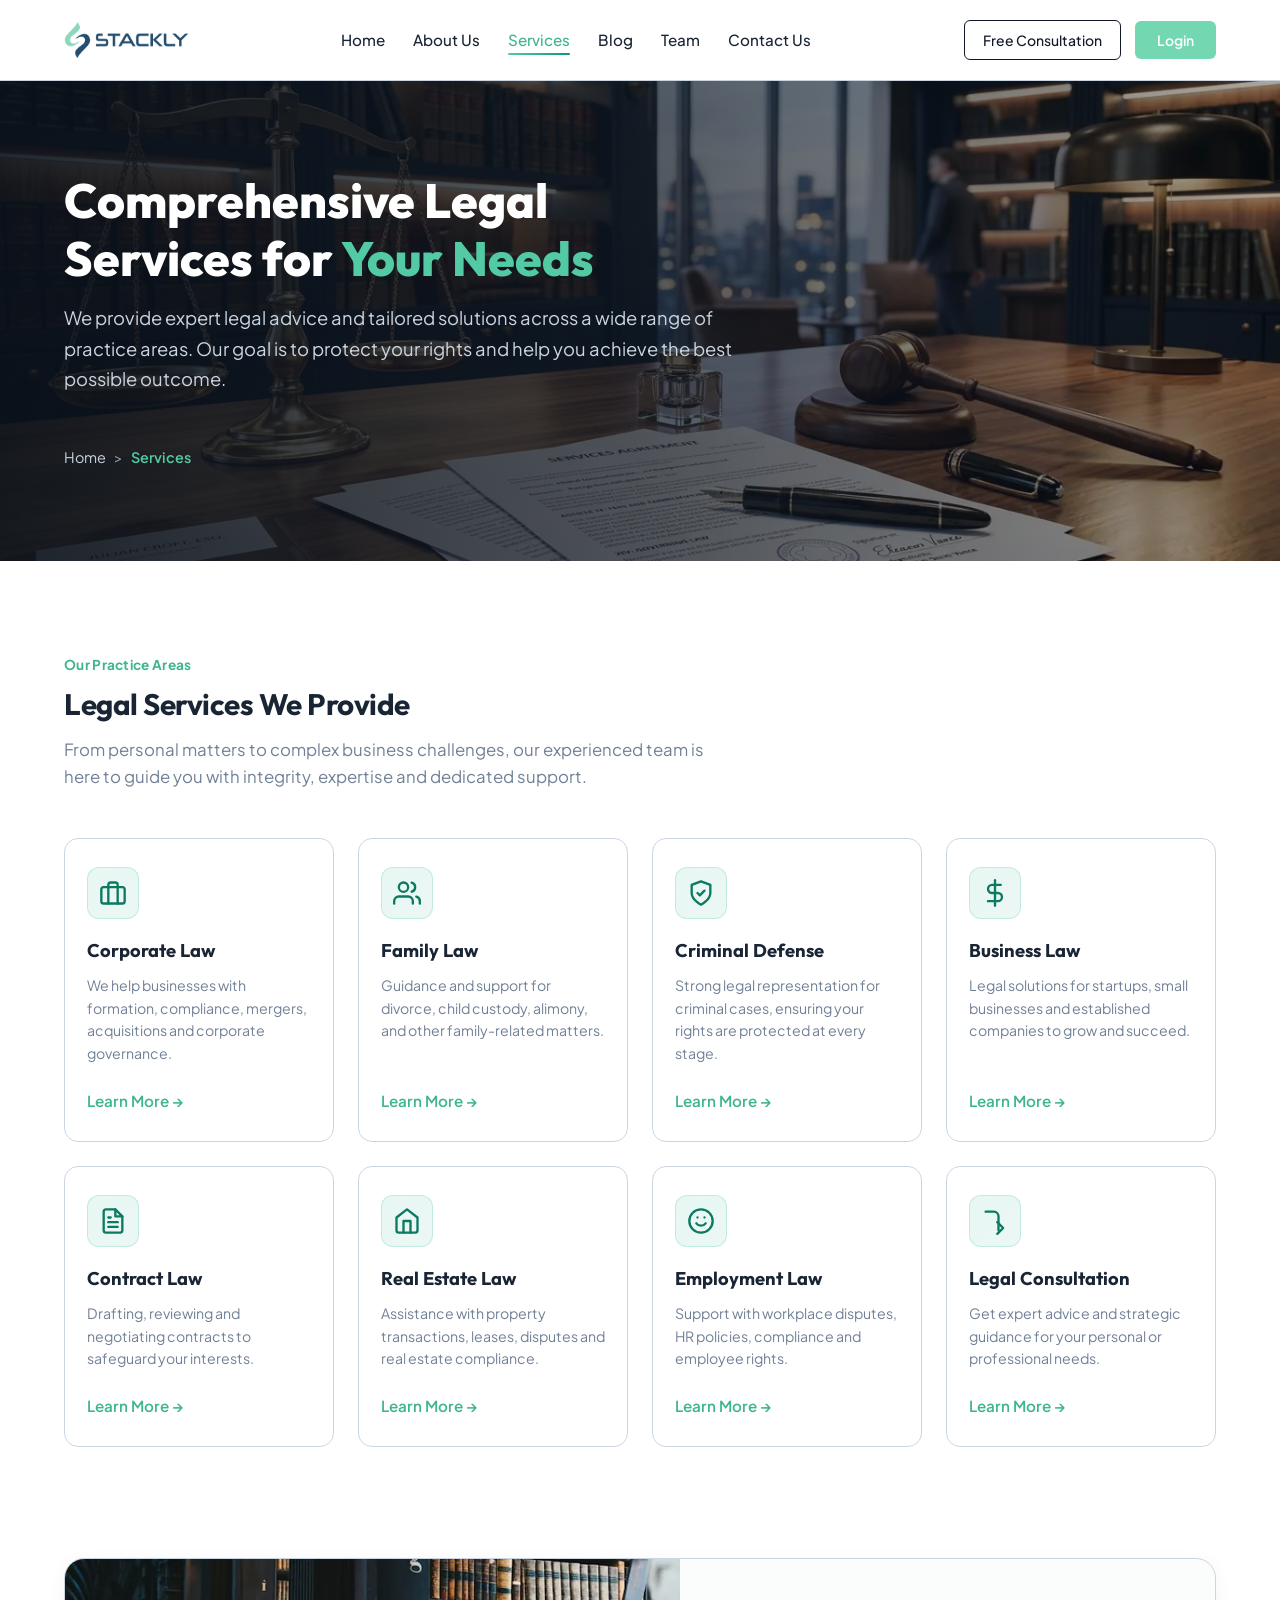
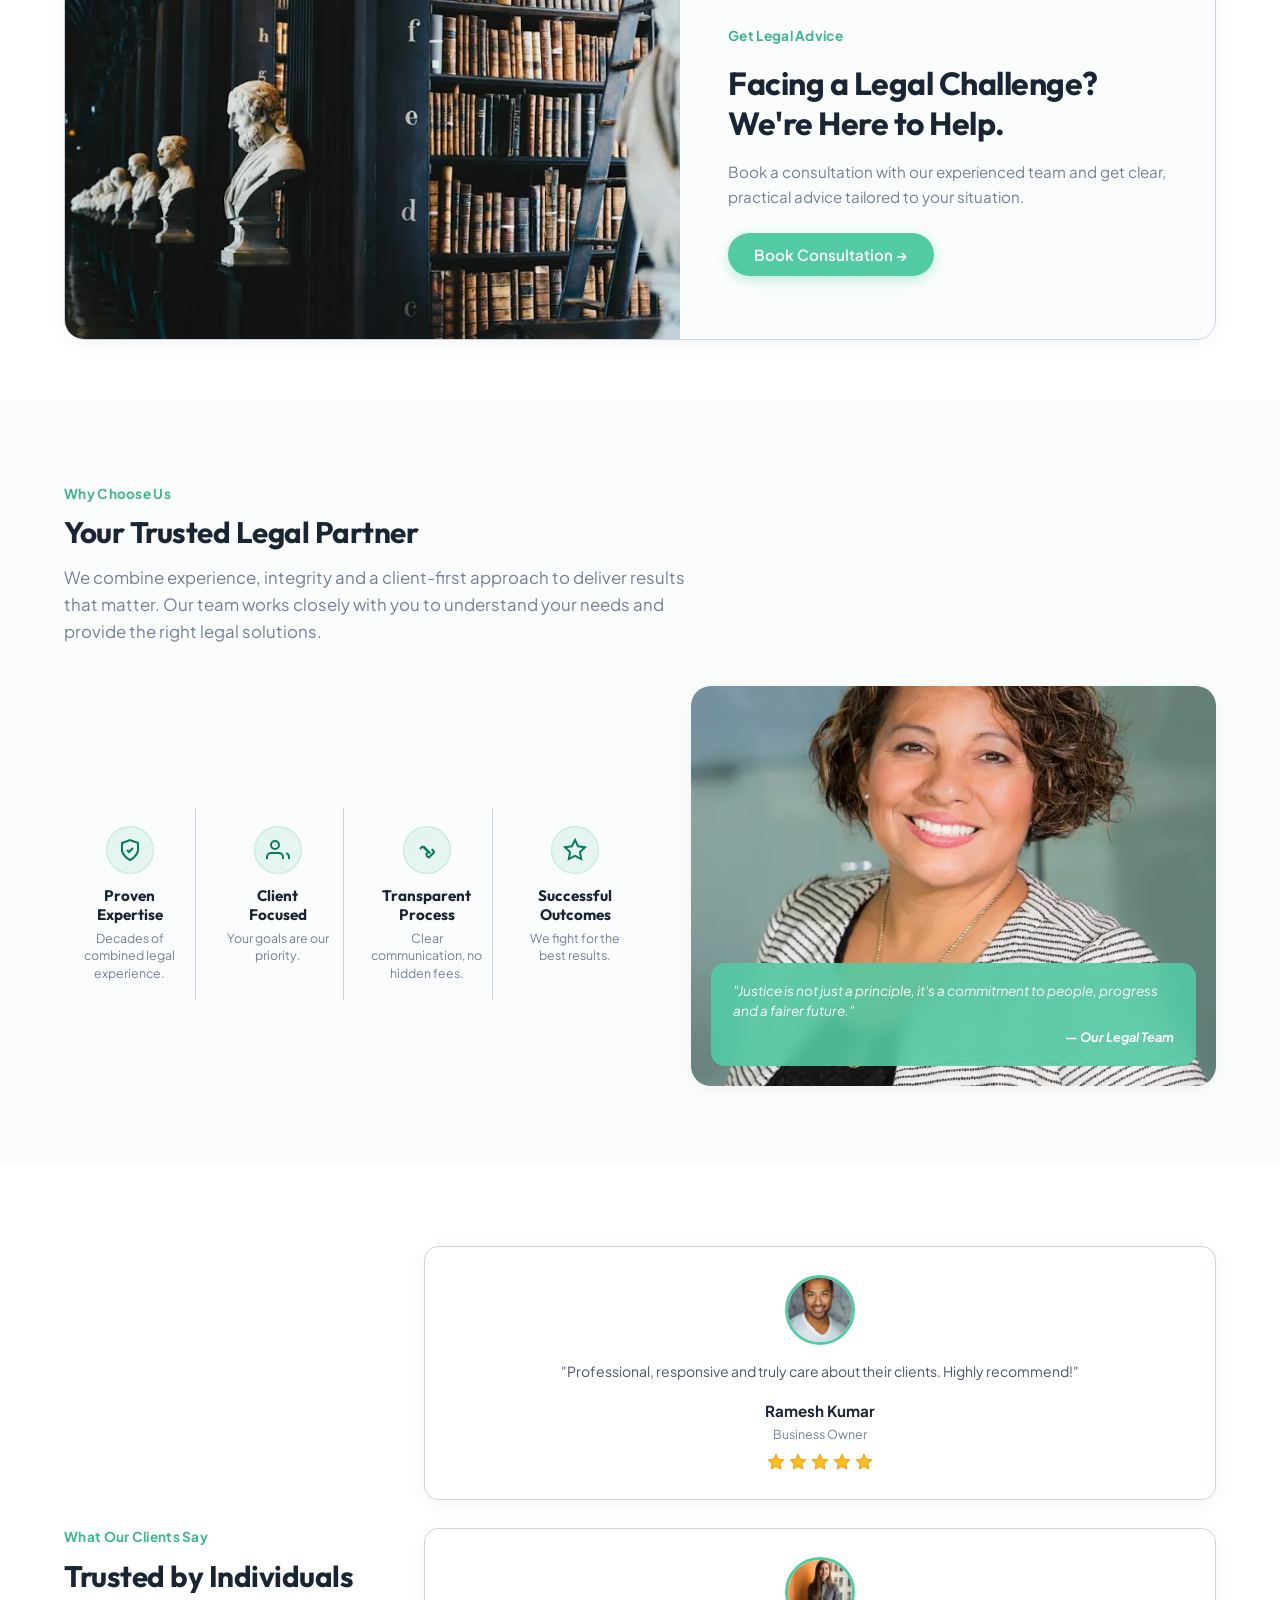
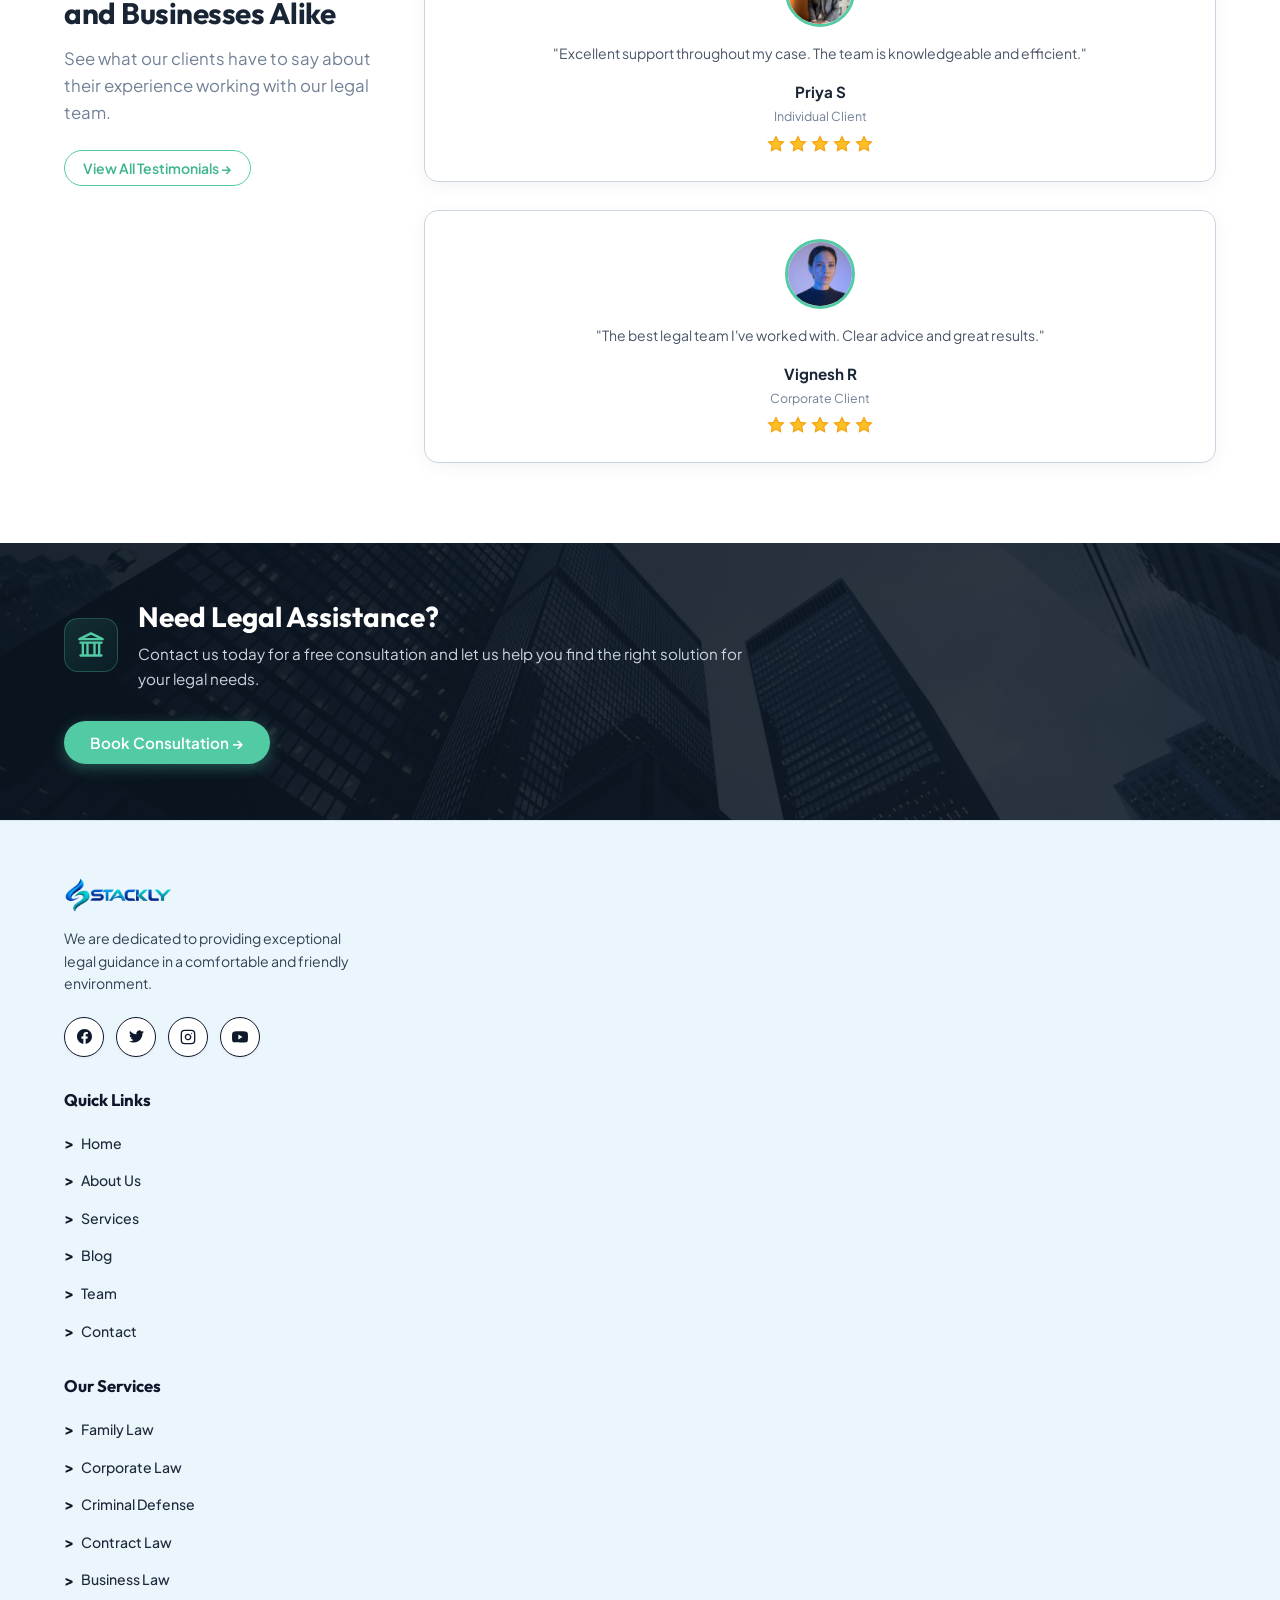
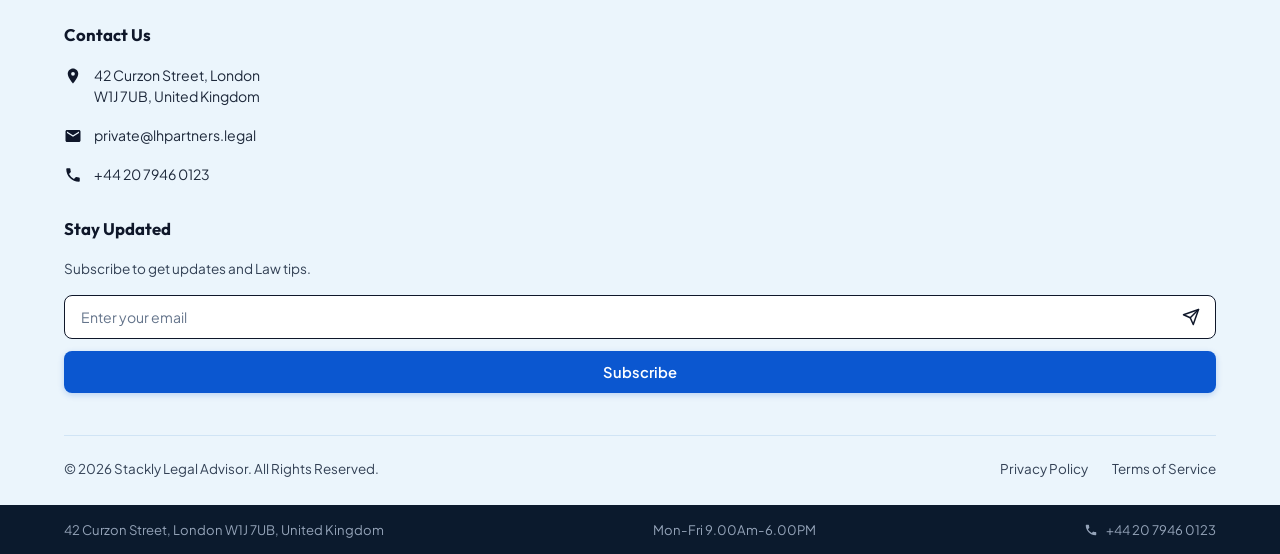
<file: services.html>
<!DOCTYPE html>
<html lang="en">
<head>
  <meta charset="UTF-8">
  <meta name="viewport" content="width=device-width, initial-scale=1.0">
  <title>Services | Stackly Legal & Consulting</title>
  <meta name="description" content="Comprehensive legal services across corporate law, family law, criminal defense, business law, contract law, real estate law, employment law, and legal consultation.">
  <link rel="stylesheet" href="css/style.css">
  <link rel="icon" type="image/png" href="assets/images/logo-stackly.png">
</head>
<body>

  <!-- =========================================================================
       Site Navigation Bar
       ========================================================================= -->
            <header class="site-header">
    <div class="container navbar">
      <a href="index.html" class="nav-brand" aria-label="Stackly Home">
        <img src="assets/images/logo-stackly.png" alt="Stackly" class="nav-brand-img">
      </a>

      <nav>
        <ul class="nav-menu">
          <li><a href="index.html" class="nav-link">Home</a></li>
          <li><a href="about.html" class="nav-link">About Us</a></li>
          <li><a href="services.html" class="nav-link active">Services</a></li>
          <li><a href="blog.html" class="nav-link">Blog</a></li>
          <li><a href="team.html" class="nav-link">Team</a></li>
          <li><a href="contact.html" class="nav-link">Contact Us</a></li>
        </ul>
      </nav>

      <div class="nav-actions">
        <a href="404.html" class="btn btn-outline-mint btn-sm">Free Consultation</a>
        <a href="signin.html" class="btn btn-mint btn-sm">Login</a>
      </div>

      <button class="mobile-toggle" aria-label="Toggle Navigation Menu">
        <svg width="24" height="24" fill="none" stroke="currentColor" stroke-width="2" viewBox="0 0 24 24">
          <path d="M4 6h16M4 12h16M4 18h16" stroke-linecap="round"/>
        </svg>
      </button>
    </div>
  </header>

  <!-- =========================================================================
       Services Hero Section
       ========================================================================= -->
  <section class="about-hero-section services-hero-section">
    <div class="hero-overlay"></div>
    <div class="container hero-container">
      <div class="hero-content" style="max-width: 680px;">
        <h1 class="about-hero-title">
          Comprehensive Legal<br>
          Services for <span class="highlight">Your Needs</span>
        </h1>
        <p class="hero-desc">
          We provide expert legal advice and tailored solutions across a wide range of practice areas. Our goal is to protect your rights and help you achieve the best possible outcome.
        </p>
        <div class="breadcrumb">
          <a href="index.html">Home</a> &gt; <span>Services</span>
        </div>
      </div>
    </div>
  </section>

  <!-- =========================================================================
       Our Practice Areas / Legal Services We Provide
       ========================================================================= -->
  <section class="section practice-section">
    <div class="container">
      <div class="section-header-left" style="margin-bottom: 36px; text-align: left;">
        <span class="section-tag">Our Practice Areas</span>
        <h2 class="section-title">Legal Services We Provide</h2>
        <p class="section-subtitle" style="margin-left: 0; margin-right: auto; text-align: left;">
          From personal matters to complex business challenges, our experienced team is here to guide you with integrity, expertise and dedicated support.
        </p>
      </div>

      <div class="practice-grid">
        <!-- 1. Corporate Law -->
        <div class="practice-card">
          <div class="practice-icon-box">
            <svg width="28" height="28" viewBox="0 0 24 24" fill="none" stroke="currentColor" stroke-width="2" stroke-linecap="round" stroke-linejoin="round">
              <rect x="2" y="7" width="20" height="14" rx="2" ry="2"></rect>
              <path d="M16 21V5a2 2 0 0 0-2-2h-4a2 2 0 0 0-2 2v16"></path>
            </svg>
          </div>
          <h3 class="practice-card-title">Corporate Law</h3>
          <p class="practice-card-desc">We help businesses with formation, compliance, mergers, acquisitions and corporate governance.</p>
          <a href="#" class="link-arrow trigger-consult">Learn More &rarr;</a>
        </div>

        <!-- 2. Family Law -->
        <div class="practice-card">
          <div class="practice-icon-box">
            <svg width="28" height="28" viewBox="0 0 24 24" fill="none" stroke="currentColor" stroke-width="2" stroke-linecap="round" stroke-linejoin="round">
              <path d="M17 21v-2a4 4 0 0 0-4-4H5a4 4 0 0 0-4 4v2"></path>
              <circle cx="9" cy="7" r="4"></circle>
              <path d="M23 21v-2a4 4 0 0 0-3-3.87"></path>
              <path d="M16 3.13a4 4 0 0 1 0 7.75"></path>
            </svg>
          </div>
          <h3 class="practice-card-title">Family Law</h3>
          <p class="practice-card-desc">Guidance and support for divorce, child custody, alimony, and other family-related matters.</p>
          <a href="#" class="link-arrow trigger-consult">Learn More &rarr;</a>
        </div>

        <!-- 3. Criminal Defense -->
        <div class="practice-card">
          <div class="practice-icon-box">
            <svg width="28" height="28" viewBox="0 0 24 24" fill="none" stroke="currentColor" stroke-width="2" stroke-linecap="round" stroke-linejoin="round">
              <path d="M12 22s8-4 8-10V5l-8-3-8 3v7c0 6 8 10 8 10z"></path>
              <path d="m9 12 2 2 4-4"></path>
            </svg>
          </div>
          <h3 class="practice-card-title">Criminal Defense</h3>
          <p class="practice-card-desc">Strong legal representation for criminal cases, ensuring your rights are protected at every stage.</p>
          <a href="#" class="link-arrow trigger-consult">Learn More &rarr;</a>
        </div>

        <!-- 4. Business Law -->
        <div class="practice-card">
          <div class="practice-icon-box">
            <svg width="28" height="28" viewBox="0 0 24 24" fill="none" stroke="currentColor" stroke-width="2" stroke-linecap="round" stroke-linejoin="round">
              <line x1="12" y1="1" x2="12" y2="23"></line>
              <path d="M17 5H9.5a3.5 3.5 0 0 0 0 7h5a3.5 3.5 0 0 1 0 7H6"></path>
            </svg>
          </div>
          <h3 class="practice-card-title">Business Law</h3>
          <p class="practice-card-desc">Legal solutions for startups, small businesses and established companies to grow and succeed.</p>
          <a href="#" class="link-arrow trigger-consult">Learn More &rarr;</a>
        </div>

        <!-- 5. Contract Law -->
        <div class="practice-card">
          <div class="practice-icon-box">
            <svg width="28" height="28" viewBox="0 0 24 24" fill="none" stroke="currentColor" stroke-width="2" stroke-linecap="round" stroke-linejoin="round">
              <path d="M14 2H6a2 2 0 0 0-2 2v16a2 2 0 0 0 2 2h12a2 2 0 0 0 2-2V8z"></path>
              <polyline points="14 2 14 8 20 8"></polyline>
              <line x1="16" y1="13" x2="8" y2="13"></line>
              <line x1="16" y1="17" x2="8" y2="17"></line>
              <polyline points="10 9 9 9 8 9"></polyline>
            </svg>
          </div>
          <h3 class="practice-card-title">Contract Law</h3>
          <p class="practice-card-desc">Drafting, reviewing and negotiating contracts to safeguard your interests.</p>
          <a href="#" class="link-arrow trigger-consult">Learn More &rarr;</a>
        </div>

        <!-- 6. Real Estate Law -->
        <div class="practice-card">
          <div class="practice-icon-box">
            <svg width="28" height="28" viewBox="0 0 24 24" fill="none" stroke="currentColor" stroke-width="2" stroke-linecap="round" stroke-linejoin="round">
              <path d="M3 9l9-7 9 7v11a2 2 0 0 1-2 2H5a2 2 0 0 1-2-2z"></path>
              <polyline points="9 22 9 12 15 12 15 22"></polyline>
            </svg>
          </div>
          <h3 class="practice-card-title">Real Estate Law</h3>
          <p class="practice-card-desc">Assistance with property transactions, leases, disputes and real estate compliance.</p>
          <a href="#" class="link-arrow trigger-consult">Learn More &rarr;</a>
        </div>

        <!-- 7. Employment Law -->
        <div class="practice-card">
          <div class="practice-icon-box">
            <svg width="28" height="28" viewBox="0 0 24 24" fill="none" stroke="currentColor" stroke-width="2" stroke-linecap="round" stroke-linejoin="round">
              <circle cx="12" cy="12" r="10"></circle>
              <path d="M8 14s1.5 2 4 2 4-2 4-2"></path>
              <line x1="9" y1="9" x2="9.01" y2="9"></line>
              <line x1="15" y1="9" x2="15.01" y2="9"></line>
            </svg>
          </div>
          <h3 class="practice-card-title">Employment Law</h3>
          <p class="practice-card-desc">Support with workplace disputes, HR policies, compliance and employee rights.</p>
          <a href="#" class="link-arrow trigger-consult">Learn More &rarr;</a>
        </div>

        <!-- 8. Legal Consultation -->
        <div class="practice-card">
          <div class="practice-icon-box">
            <svg width="28" height="28" viewBox="0 0 24 24" fill="none" stroke="currentColor" stroke-width="2" stroke-linecap="round" stroke-linejoin="round">
              <path d="m14 13 5 5-5 5"></path>
              <path d="M4 4h7a4 4 0 0 1 4 4v12"></path>
            </svg>
          </div>
          <h3 class="practice-card-title">Legal Consultation</h3>
          <p class="practice-card-desc">Get expert advice and strategic guidance for your personal or professional needs.</p>
          <a href="#" class="link-arrow trigger-consult">Learn More &rarr;</a>
        </div>
      </div>
    </div>
  </section>

  <!-- =========================================================================
       Facing a Legal Challenge? Banner Box
       ========================================================================= -->
  <section class="section" style="padding-top: 20px; padding-bottom: 60px;">
    <div class="container">
      <div class="challenge-card-box">
        <div class="challenge-img-wrap">
          <img src="assets/images/story-gavel.webp" alt="Law books with gavel and balance scales" width="750" height="460" loading="lazy">
        </div>
        <div class="challenge-content">
          <span class="section-tag">Get Legal Advice</span>
          <h2 class="section-title">Facing a Legal Challenge?<br>We're Here to Help.</h2>
          <p>
            Book a consultation with our experienced team and get clear, practical advice tailored to your situation.
          </p>
          <button class="btn btn-mint trigger-consult">Book Consultation &rarr;</button>
        </div>
      </div>
    </div>
  </section>

  <!-- =========================================================================
       Why Choose Us / Your Trusted Legal Partner
       ========================================================================= -->
  <section class="section why-section">
    <div class="container">
      <div>
        <span class="section-tag">Why Choose Us</span>
        <h2 class="section-title">Your Trusted Legal Partner</h2>
        <p class="section-subtitle">
          We combine experience, integrity and a client-first approach to deliver results that matter. Our team works closely with you to understand your needs and provide the right legal solutions.
        </p>
      </div>

      <div class="why-partner-grid">
        <div class="why-pillars-grid">
          <!-- Pillar 1 -->
          <div class="why-pillar-item">
            <div class="why-pillar-icon">
              <svg width="24" height="24" viewBox="0 0 24 24" fill="none" stroke="currentColor" stroke-width="2">
                <path d="M12 22s8-4 8-10V5l-8-3-8 3v7c0 6 8 10 8 10z"></path>
                <polyline points="9 12 11 14 15 10"></polyline>
              </svg>
            </div>
            <h4 class="why-pillar-title">Proven<br>Expertise</h4>
            <p class="why-pillar-desc">Decades of combined legal experience.</p>
          </div>

          <!-- Pillar 2 -->
          <div class="why-pillar-item">
            <div class="why-pillar-icon">
              <svg width="24" height="24" viewBox="0 0 24 24" fill="none" stroke="currentColor" stroke-width="2">
                <path d="M17 21v-2a4 4 0 0 0-4-4H5a4 4 0 0 0-4 4v2"></path>
                <circle cx="9" cy="7" r="4"></circle>
                <path d="M23 21v-2a4 4 0 0 0-3-3.87"></path>
              </svg>
            </div>
            <h4 class="why-pillar-title">Client<br>Focused</h4>
            <p class="why-pillar-desc">Your goals are our priority.</p>
          </div>

          <!-- Pillar 3 -->
          <div class="why-pillar-item">
            <div class="why-pillar-icon">
              <svg width="24" height="24" viewBox="0 0 24 24" fill="none" stroke="currentColor" stroke-width="2">
                <path d="m11 17 2 2a1 1 0 0 0 1.4 0l4.3-4.3a1 1 0 0 0 0-1.4l-2-2"></path>
                <path d="m5 11 2-2a1 1 0 0 1 1.4 0l4.3 4.3a1 1 0 0 1 0 1.4l-2 2"></path>
                <path d="m8.5 8.5 7 7"></path>
              </svg>
            </div>
            <h4 class="why-pillar-title">Transparent<br>Process</h4>
            <p class="why-pillar-desc">Clear communication, no hidden fees.</p>
          </div>

          <!-- Pillar 4 -->
          <div class="why-pillar-item">
            <div class="why-pillar-icon">
              <svg width="24" height="24" viewBox="0 0 24 24" fill="none" stroke="currentColor" stroke-width="2">
                <polygon points="12 2 15.09 8.26 22 9.27 17 14.14 18.18 21.02 12 17.77 5.82 21.02 7 14.14 2 9.27 8.91 8.26 12 2"></polygon>
              </svg>
            </div>
            <h4 class="why-pillar-title">Successful<br>Outcomes</h4>
            <p class="why-pillar-desc">We fight for the best results.</p>
          </div>
        </div>

        <div class="why-partner-img-wrapper">
          <img src="assets/images/team-consultation.webp" alt="Stackly Legal Consulting Team" width="750" height="500" loading="lazy">
          <div class="why-quote-overlay">
            <p>"Justice is not just a principle, it's a commitment to people, progress and a fairer future."</p>
            <cite>&mdash; Our Legal Team</cite>
          </div>
        </div>
      </div>
    </div>
  </section>

  <!-- =========================================================================
       What Our Clients Say Section
       ========================================================================= -->
  <section class="section">
    <div class="container">
      <div class="testimonials-services-wrapper">
        <div>
          <span class="section-tag">What Our Clients Say</span>
          <h2 class="section-title">Trusted by Individuals and Businesses Alike</h2>
          <p class="section-subtitle" style="margin-bottom: 24px;">
            See what our clients have to say about their experience working with our legal team.
          </p>
          <button class="btn btn-outline-mint btn-sm trigger-consult">View All Testimonials &rarr;</button>
        </div>

        <div class="attorneys-grid">
          <!-- Testimonial 1 -->
          <div class="testimonial-avatar-card">
            <div class="testimonial-avatar">
              <img src="assets/images/client-ramesh.webp" alt="Ramesh Kumar" width="300" height="300" loading="lazy">
            </div>
            <p class="testimonial-quote">"Professional, responsive and truly care about their clients. Highly recommend!"</p>
            <div class="client-name">Ramesh Kumar</div>
            <div class="client-role">Business Owner</div>
            <div class="star-rating" aria-label="5 stars rating">
              <svg width="18" height="18" viewBox="0 0 24 24" fill="#fbbf24" stroke="#f59e0b" stroke-width="1.5"><polygon points="12 2 15.09 8.26 22 9.27 17 14.14 18.18 21.02 12 17.77 5.82 21.02 7 14.14 2 9.27 8.91 8.26 12 2"></polygon></svg>
              <svg width="18" height="18" viewBox="0 0 24 24" fill="#fbbf24" stroke="#f59e0b" stroke-width="1.5"><polygon points="12 2 15.09 8.26 22 9.27 17 14.14 18.18 21.02 12 17.77 5.82 21.02 7 14.14 2 9.27 8.91 8.26 12 2"></polygon></svg>
              <svg width="18" height="18" viewBox="0 0 24 24" fill="#fbbf24" stroke="#f59e0b" stroke-width="1.5"><polygon points="12 2 15.09 8.26 22 9.27 17 14.14 18.18 21.02 12 17.77 5.82 21.02 7 14.14 2 9.27 8.91 8.26 12 2"></polygon></svg>
              <svg width="18" height="18" viewBox="0 0 24 24" fill="#fbbf24" stroke="#f59e0b" stroke-width="1.5"><polygon points="12 2 15.09 8.26 22 9.27 17 14.14 18.18 21.02 12 17.77 5.82 21.02 7 14.14 2 9.27 8.91 8.26 12 2"></polygon></svg>
              <svg width="18" height="18" viewBox="0 0 24 24" fill="#fbbf24" stroke="#f59e0b" stroke-width="1.5"><polygon points="12 2 15.09 8.26 22 9.27 17 14.14 18.18 21.02 12 17.77 5.82 21.02 7 14.14 2 9.27 8.91 8.26 12 2"></polygon></svg>
            </div>
          </div>

          <!-- Testimonial 2 -->
          <div class="testimonial-avatar-card">
            <div class="testimonial-avatar">
              <img src="assets/images/client-priya.webp" alt="Priya S" width="300" height="300" loading="lazy">
            </div>
            <p class="testimonial-quote">"Excellent support throughout my case. The team is knowledgeable and efficient."</p>
            <div class="client-name">Priya S</div>
            <div class="client-role">Individual Client</div>
            <div class="star-rating" aria-label="5 stars rating">
              <svg width="18" height="18" viewBox="0 0 24 24" fill="#fbbf24" stroke="#f59e0b" stroke-width="1.5"><polygon points="12 2 15.09 8.26 22 9.27 17 14.14 18.18 21.02 12 17.77 5.82 21.02 7 14.14 2 9.27 8.91 8.26 12 2"></polygon></svg>
              <svg width="18" height="18" viewBox="0 0 24 24" fill="#fbbf24" stroke="#f59e0b" stroke-width="1.5"><polygon points="12 2 15.09 8.26 22 9.27 17 14.14 18.18 21.02 12 17.77 5.82 21.02 7 14.14 2 9.27 8.91 8.26 12 2"></polygon></svg>
              <svg width="18" height="18" viewBox="0 0 24 24" fill="#fbbf24" stroke="#f59e0b" stroke-width="1.5"><polygon points="12 2 15.09 8.26 22 9.27 17 14.14 18.18 21.02 12 17.77 5.82 21.02 7 14.14 2 9.27 8.91 8.26 12 2"></polygon></svg>
              <svg width="18" height="18" viewBox="0 0 24 24" fill="#fbbf24" stroke="#f59e0b" stroke-width="1.5"><polygon points="12 2 15.09 8.26 22 9.27 17 14.14 18.18 21.02 12 17.77 5.82 21.02 7 14.14 2 9.27 8.91 8.26 12 2"></polygon></svg>
              <svg width="18" height="18" viewBox="0 0 24 24" fill="#fbbf24" stroke="#f59e0b" stroke-width="1.5"><polygon points="12 2 15.09 8.26 22 9.27 17 14.14 18.18 21.02 12 17.77 5.82 21.02 7 14.14 2 9.27 8.91 8.26 12 2"></polygon></svg>
            </div>
          </div>

          <!-- Testimonial 3 -->
          <div class="testimonial-avatar-card">
            <div class="testimonial-avatar">
              <img src="assets/images/client-vignesh.webp" alt="Vignesh R" width="300" height="300" loading="lazy">
            </div>
            <p class="testimonial-quote">"The best legal team I've worked with. Clear advice and great results."</p>
            <div class="client-name">Vignesh R</div>
            <div class="client-role">Corporate Client</div>
            <div class="star-rating" aria-label="5 stars rating">
              <svg width="18" height="18" viewBox="0 0 24 24" fill="#fbbf24" stroke="#f59e0b" stroke-width="1.5"><polygon points="12 2 15.09 8.26 22 9.27 17 14.14 18.18 21.02 12 17.77 5.82 21.02 7 14.14 2 9.27 8.91 8.26 12 2"></polygon></svg>
              <svg width="18" height="18" viewBox="0 0 24 24" fill="#fbbf24" stroke="#f59e0b" stroke-width="1.5"><polygon points="12 2 15.09 8.26 22 9.27 17 14.14 18.18 21.02 12 17.77 5.82 21.02 7 14.14 2 9.27 8.91 8.26 12 2"></polygon></svg>
              <svg width="18" height="18" viewBox="0 0 24 24" fill="#fbbf24" stroke="#f59e0b" stroke-width="1.5"><polygon points="12 2 15.09 8.26 22 9.27 17 14.14 18.18 21.02 12 17.77 5.82 21.02 7 14.14 2 9.27 8.91 8.26 12 2"></polygon></svg>
              <svg width="18" height="18" viewBox="0 0 24 24" fill="#fbbf24" stroke="#f59e0b" stroke-width="1.5"><polygon points="12 2 15.09 8.26 22 9.27 17 14.14 18.18 21.02 12 17.77 5.82 21.02 7 14.14 2 9.27 8.91 8.26 12 2"></polygon></svg>
              <svg width="18" height="18" viewBox="0 0 24 24" fill="#fbbf24" stroke="#f59e0b" stroke-width="1.5"><polygon points="12 2 15.09 8.26 22 9.27 17 14.14 18.18 21.02 12 17.77 5.82 21.02 7 14.14 2 9.27 8.91 8.26 12 2"></polygon></svg>
            </div>
          </div>
        </div>
      </div>
    </div>
  </section>

  <!-- =========================================================================
       Need Legal Assistance? (Callout Banner)
       ========================================================================= -->
  <section class="advice-cta-section">
    <div class="advice-cta-overlay"></div>
    <div class="container advice-cta-container">
      <div class="advice-cta-content" style="display: flex; align-items: center; gap: 20px;">
        <div class="cta-pillar-badge" style="width: 54px; height: 54px; border-radius: 14px; background: rgba(82, 203, 165, 0.15); border: 1px solid rgba(82, 203, 165, 0.35); display: flex; align-items: center; justify-content: center; flex-shrink: 0;" aria-hidden="true">
          <svg width="28" height="28" viewBox="0 0 24 24" fill="none" stroke="#52cba5" stroke-width="2" stroke-linecap="round" stroke-linejoin="round">
            <path d="M3 21h18M3 10h18M5 10v11M19 10v11M9 10v11M15 10v11M12 2 2 7h20z"></path>
          </svg>
        </div>
        <div>
          <h3>Need Legal Assistance?</h3>
          <p>Contact us today for a free consultation and let us help you find the right solution for your legal needs.</p>
        </div>
      </div>
      <button class="btn btn-mint trigger-consult">Book Consultation &rarr;</button>
    </div>
  </section>

  <!-- =========================================================================
       Site Footer
       ========================================================================= -->
  <footer class="site-footer">
    <div class="container">
      <div class="footer-top">
        <!-- Col 1: Brand & Socials -->
        <div class="footer-brand">
          <a href="index.html" class="footer-brand-logo" aria-label="Stackly Home">
            <img src="assets/images/logo-stackly-footer.webp" alt="Stackly" class="footer-brand-img">
          </a>
          <p class="footer-brand-desc">We are dedicated to providing exceptional legal guidance in a comfortable and friendly environment.</p>
          <div class="footer-social-circle-row">
            <a href="404.html" class="social-circle-btn" aria-label="Facebook">
              <svg width="15" height="15" viewBox="0 0 24 24" fill="currentColor">
                <path d="M24 12.073c0-6.627-5.373-12-12-12s-12 5.373-12 12c0 5.99 4.388 10.954 10.125 11.854v-8.385H7.078v-3.47h3.047V9.43c0-3.007 1.792-4.669 4.533-4.669 1.312 0 2.686.235 2.686.235v2.953H15.83c-1.491 0-1.956.925-1.956 1.874v2.25h3.328l-.532 3.47h-2.796v8.385C19.612 23.027 24 18.062 24 12.073z"/>
              </svg>
            </a>
            <a href="404.html" class="social-circle-btn" aria-label="Twitter">
              <svg width="15" height="15" viewBox="0 0 24 24" fill="currentColor">
                <path d="M23.953 4.57a10 10 0 01-2.825.775 4.958 4.958 0 002.163-2.723c-.951.555-2.005.959-3.127 1.184a4.92 4.92 0 00-8.384 4.482C7.69 8.095 4.067 6.13 1.64 3.162a4.822 4.822 0 00-.666 2.475c0 1.71.87 3.213 2.188 4.096a4.904 4.904 0 01-2.228-.616v.06a4.923 4.923 0 003.946 4.827 4.996 4.996 0 01-2.212.085 4.936 4.936 0 004.604 3.417 9.867 9.867 0 01-6.102 2.105c-.39 0-.779-.023-1.17-.067a13.995 13.995 0 007.557 2.209c9.053 0 13.998-7.496 13.998-13.985 0-.21 0-.42-.015-.63A9.936 9.936 0 0024 4.59z"/>
              </svg>
            </a>
            <a href="404.html" class="social-circle-btn" aria-label="Instagram">
              <svg width="16" height="16" viewBox="0 0 24 24" fill="none" stroke="currentColor" stroke-width="2" stroke-linecap="round" stroke-linejoin="round">
                <rect x="2" y="2" width="20" height="20" rx="5" ry="5"></rect>
                <path d="M16 11.37A4 4 0 1 1 12.63 8 4 4 0 0 1 16 11.37z"></path>
                <line x1="17.5" y1="6.5" x2="17.51" y2="6.5"></line>
              </svg>
            </a>
            <a href="404.html" class="social-circle-btn" aria-label="YouTube">
              <svg width="16" height="16" viewBox="0 0 24 24" fill="currentColor">
                <path d="M23.498 6.186a3.016 3.016 0 0 0-2.122-2.136C19.505 3.545 12 3.545 12 3.545s-7.505 0-9.377.505A3.017 3.017 0 0 0 .502 6.186C0 8.07 0 12 0 12s0 3.93.502 5.814a3.016 3.016 0 0 0 2.122 2.136c1.871.505 9.376.505 9.376.505s7.505 0 9.377-.505a3.015 3.015 0 0 0 2.122-2.136C24 15.93 24 12 24 12s0-3.93-.502-5.814zM9.545 15.568V8.432L15.818 12l-6.273 3.568z"/>
              </svg>
            </a>
          </div>
        </div>

        <!-- Col 2: Quick Links -->
        <div class="footer-col">
          <h4>Quick Links</h4>
          <ul class="footer-links-list">
            <li><a href="index.html"><span class="link-arrow">&gt;</span> Home</a></li>
            <li><a href="about.html"><span class="link-arrow">&gt;</span> About Us</a></li>
            <li><a href="services.html"><span class="link-arrow">&gt;</span> Services</a></li>
            <li><a href="blog.html"><span class="link-arrow">&gt;</span> Blog</a></li>
            <li><a href="team.html"><span class="link-arrow">&gt;</span> Team</a></li>
            <li><a href="contact.html"><span class="link-arrow">&gt;</span> Contact</a></li>
          </ul>
        </div>

        <!-- Col 3: Our Services -->
        <div class="footer-col">
          <h4>Our Services</h4>
          <ul class="footer-links-list">
            <li><a href="services.html"><span class="link-arrow">&gt;</span> Family Law</a></li>
            <li><a href="services.html"><span class="link-arrow">&gt;</span> Corporate Law</a></li>
            <li><a href="services.html"><span class="link-arrow">&gt;</span> Criminal Defense</a></li>
            <li><a href="services.html"><span class="link-arrow">&gt;</span> Contract Law</a></li>
            <li><a href="services.html"><span class="link-arrow">&gt;</span> Business Law</a></li>
          </ul>
        </div>

        <!-- Col 4: Contact Us -->
        <div class="footer-col">
          <h4>Contact Us</h4>
          <div class="footer-contact-items">
            <div class="contact-item-row">
              <div class="contact-item-icon">
                <svg width="18" height="18" viewBox="0 0 24 24" fill="currentColor">
                  <path d="M12 2C8.13 2 5 5.13 5 9c0 5.25 7 13 7 13s7-7.75 7-13c0-3.87-3.13-7-7-7zm0 9.5a2.5 2.5 0 1 1 0-5 2.5 2.5 0 0 1 0 5z"/>
                </svg>
              </div>
              <div class="contact-item-text">
                42 Curzon Street, London<br>W1J 7UB, United Kingdom
              </div>
            </div>

            <div class="contact-item-row">
              <div class="contact-item-icon">
                <svg width="18" height="18" viewBox="0 0 24 24" fill="currentColor">
                  <path d="M20 4H4c-1.1 0-2 .9-2 2v12c0 1.1.9 2 2 2h16c1.1 0 2-.9 2-2V6c0-1.1-.9-2-2-2zm0 4l-8 5-8-5V6l8 5 8-5v2z"/>
                </svg>
              </div>
              <div class="contact-item-text">
                <a href="mailto:private@lhpartners.legal">private@lhpartners.legal</a>
              </div>
            </div>

            <div class="contact-item-row">
              <div class="contact-item-icon">
                <svg width="18" height="18" viewBox="0 0 24 24" fill="currentColor">
                  <path d="M20.01 15.38c-1.23 0-2.42-.2-3.53-.56a.977.977 0 0 0-1.01.24l-2.2 2.2a15.05 15.05 0 0 1-6.59-6.59l2.2-2.21a.96.96 0 0 0 .25-1.01A11.36 11.36 0 0 1 8.57 3.9c0-.55-.45-1-1-1H4c-.55 0-1 .45-1 1 0 9.39 7.61 17 17 17 .55 0 1-.45 1-1v-3.52c0-.55-.45-1-1-.99z"/>
                </svg>
              </div>
              <div class="contact-item-text">
                <a href="tel:+442079460123">+44 20 7946 0123</a>
              </div>
            </div>
          </div>
        </div>

        <!-- Col 5: Stay Updated -->
        <div class="footer-col">
          <h4>Stay Updated</h4>
          <p class="footer-subscribe-desc">Subscribe to get updates and Law tips.</p>
          <form id="footerSubscribeForm" class="footer-subscribe-form">
            <div class="footer-input-box-wrap">
              <input type="email" class="footer-email-input" placeholder="Enter your email" required>
              <button type="submit" class="footer-send-btn" aria-label="Submit Email">
                <svg width="18" height="18" viewBox="0 0 24 24" fill="none" stroke="currentColor" stroke-width="2" stroke-linecap="round" stroke-linejoin="round">
                  <line x1="22" y1="2" x2="11" y2="13"></line>
                  <polygon points="22 2 15 22 11 13 2 9 22 2"></polygon>
                </svg>
              </button>
            </div>
            <button type="submit" class="footer-btn-subscribe-main">Subscribe</button>
          </form>
        </div>
      </div>

      <!-- Divider Line -->
      <hr class="footer-hr-divider">

      <!-- Legal Row -->
      <div class="footer-legal-bar">
        <div class="footer-copyright-text">&copy; 2026 Stackly Legal Advisor. All Rights Reserved.</div>
        <div class="footer-legal-links-wrap">
          <a href="#">Privacy Policy</a>
          <a href="#">Terms of Service</a>
        </div>
      </div>
    </div>

    <!-- Very Bottom Full-Width Dark Navy Sub-Bar -->
    <div class="footer-bottom-navy">
      <div class="container footer-bottom-navy-inner">
        <div class="navy-bar-item">
          42 Curzon Street, London W1J 7UB, United Kingdom
        </div>
        <div class="navy-bar-item navy-bar-center">
          Mon-Fri 9.00Am-6.00PM
        </div>
        <div class="navy-bar-item navy-bar-phone">
          <svg width="14" height="14" viewBox="0 0 24 24" fill="currentColor">
            <path d="M20.01 15.38c-1.23 0-2.42-.2-3.53-.56a.977.977 0 0 0-1.01.24l-2.2 2.2a15.05 15.05 0 0 1-6.59-6.59l2.2-2.21a.96.96 0 0 0 .25-1.01A11.36 11.36 0 0 1 8.57 3.9c0-.55-.45-1-1-1H4c-.55 0-1 .45-1 1 0 9.39 7.61 17 17 17 .55 0 1-.45 1-1v-3.52c0-.55-.45-1-1-.99z"/>
          </svg>
          <span>+44 20 7946 0123</span>
        </div>
      </div>
    </div>
  </footer>

  <!-- =========================================================================
       Modals
       ========================================================================= -->
  <!-- Consultation Modal -->
  <div id="consultModal" class="modal-overlay">
    <div class="modal-card">
      <button class="modal-close" aria-label="Close modal">&times;</button>
      <div class="modal-header">
        <h3>Book a Free Legal Consultation</h3>
        <p>Fill out the form below and an attorney will review your case within 2 business hours.</p>
      </div>
      <form id="consultForm">
        <div class="form-group">
          <label for="cName">Full Name *</label>
          <input type="text" id="cName" class="form-control" placeholder="e.g. Rahul Sharma" pattern="[A-Za-z\s.'-]+" title="Please enter letters only (no numbers allowed)" required>
        </div>
        <div class="form-group">
          <label for="cEmail">Email Address *</label>
          <input type="email" id="cEmail" class="form-control" placeholder="e.g. rahul@example.com" required>
        </div>
        <div class="form-group">
          <label for="cPhone">Phone Number *</label>
          <input type="tel" id="cPhone" class="form-control" placeholder="e.g. +91 98765 43210" pattern="[0-9+\s\-()]+" title="Please enter numbers only (no alphabets allowed)" required>
        </div>
        <div class="form-group">
          <label for="cService">Practice Area</label>
          <select id="cService" class="form-control">
            <option value="corporate">Corporate Law</option>
            <option value="family">Family Law</option>
            <option value="criminal">Criminal Defense</option>
            <option value="business">Business Law</option>
            <option value="contract">Contract Law</option>
            <option value="realestate">Real Estate Law</option>
            <option value="employment">Employment Law</option>
            <option value="other">General Legal Consultation</option>
          </select>
        </div>
        <div class="form-group">
          <label for="cMessage">Brief Summary of Your Legal Matter</label>
          <textarea id="cMessage" class="form-control" rows="3" placeholder="Describe your situation..."></textarea>
        </div>
        <button type="submit" class="btn btn-mint" style="width: 100%; margin-top: 10px;">Submit Consultation Request &rarr;</button>
      </form>
    </div>
  </div>

  <!-- Login Modal -->
  <div id="loginModal" class="modal-overlay">
    <div class="modal-card" style="max-width: 440px;">
      <button class="modal-close" aria-label="Close modal">&times;</button>
      <div class="modal-header">
        <h3>Client Portal Login</h3>
        <p>Secure access for Stackly Legal clients</p>
      </div>
      <form id="loginForm">
        <div class="form-group">
          <label for="loginEmail">Email Address</label>
          <input type="email" id="loginEmail" class="form-control" placeholder="client@example.com" required>
        </div>
        <div class="form-group">
          <label for="loginPass">Password</label>
          <input type="password" id="loginPass" class="form-control" placeholder="••••••••" required>
        </div>
        <div style="display: flex; justify-content: space-between; align-items: center; margin-bottom: 18px; font-size: 0.85rem;">
          <label style="display: flex; align-items: center; gap: 6px; cursor: pointer;">
            <input type="checkbox"> Remember me
          </label>
          <a href="#" style="color: var(--primary-mint-hover);">Forgot password?</a>
        </div>
        <button type="submit" class="btn btn-mint" style="width: 100%;">Sign In &rarr;</button>
      </form>
    </div>
  </div>

  <script src="js/app.js"></script>
</body>
</html>
</file>
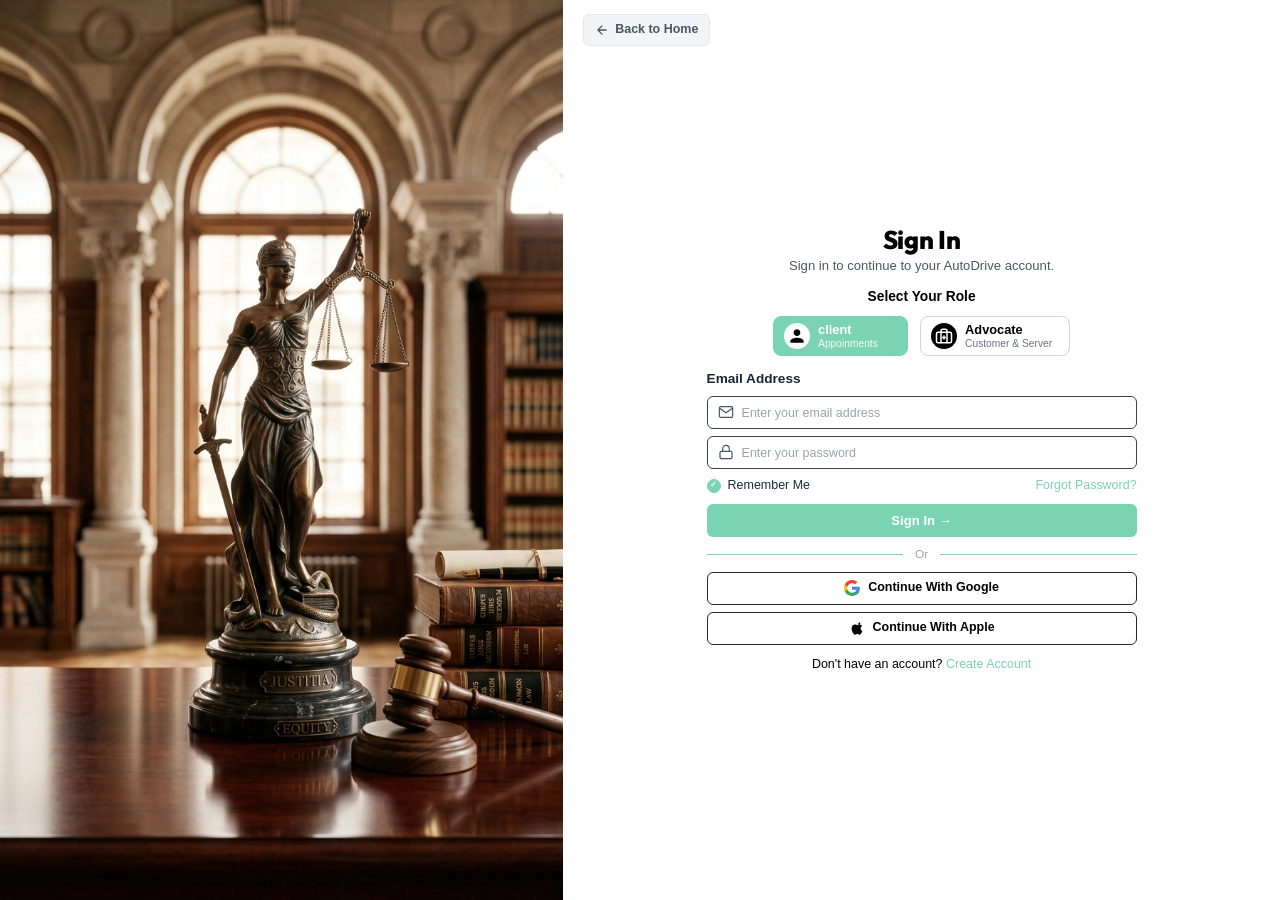
<file: signin.html>
<!DOCTYPE html>
<html lang="en" class="auth-html">
<head>
  <meta charset="UTF-8">
  <meta name="viewport" content="width=device-width, initial-scale=1.0">
  <title>Sign In</title>
  <meta name="description" content="Sign in to continue to your AutoDrive account.">
  <link rel="stylesheet" href="css/style.css">
  <link rel="icon" type="image/png" href="assets/images/logo-stackly.png">
</head>
<body class="auth-page-body">

  <div class="auth-layout">
    <!-- Left Column: Lady Justice with Gavel Image -->
    <div class="auth-media-side">
      <img src="assets/images/auth-legal-bg.webp" alt="Lady Justice statue with wooden judge gavel and law library" width="848" height="1264">
    </div>

    <!-- Right Column: Sign In Form -->
    <div class="auth-form-side">
      <a href="index.html" class="auth-back-home" title="Back to Home">
        <svg width="14" height="14" viewBox="0 0 24 24" fill="none" stroke="currentColor" stroke-width="2.2" stroke-linecap="round" stroke-linejoin="round">
          <path d="M19 12H5M12 19l-7-7 7-7"/>
        </svg>
        <span>Back to Home</span>
      </a>

      <div class="auth-form-box">
        <div class="auth-header">
          <h1>Sign In</h1>
          <p>Sign in to continue to your AutoDrive account.</p>
        </div>

        <div class="role-select-title">Select Your Role</div>

        <!-- Role Selector -->
        <div class="role-toggle-grid">
          <button type="button" class="role-card-btn active" data-role="client">
            <div class="role-icon-box">
              <svg width="20" height="20" viewBox="0 0 24 24" fill="currentColor">
                <path d="M12 12c2.21 0 4-1.79 4-4s-1.79-4-4-4-4 1.79-4 4 1.79 4 4 4zm0 2c-2.67 0-8 1.34-8 4v2h16v-2c0-2.66-5.33-4-8-4z"/>
              </svg>
            </div>
            <div class="role-text-info">
              <strong>client</strong>
              <span>Appoinments</span>
            </div>
          </button>

          <button type="button" class="role-card-btn" data-role="advocate">
            <div class="role-icon-box">
              <svg width="18" height="18" viewBox="0 0 24 24" fill="none" stroke="currentColor" stroke-width="2" stroke-linecap="round" stroke-linejoin="round">
                <rect x="2" y="7" width="20" height="14" rx="2" ry="2"></rect>
                <path d="M16 21V5a2 2 0 0 0-2-2h-4a2 2 0 0 0-2 2v16"></path>
                <line x1="12" y1="12" x2="12" y2="16"></line>
                <line x1="10" y1="14" x2="14" y2="14"></line>
              </svg>
            </div>
            <div class="role-text-info">
              <strong>Advocate</strong>
              <span>Customer &amp; Server</span>
            </div>
          </button>
        </div>

        <!-- Sign In Form -->
        <form id="signInPageForm">
          <div class="form-group email-form-group">
            <label for="siEmail" class="auth-field-label">Email Address</label>
            <div class="input-with-icon-wrap">
              <span class="input-prefix-icon">
                <svg width="16" height="16" viewBox="0 0 24 24" fill="none" stroke="currentColor" stroke-width="1.8">
                  <path d="M4 4h16c1.1 0 2 .9 2 2v12c0 1.1-.9 2-2 2H4c-1.1 0-2-.9-2-2V6c0-1.1.9-2 2-2z"></path>
                  <polyline points="22,6 12,13 2,6"></polyline>
                </svg>
              </span>
              <input type="email" id="siEmail" placeholder="Enter your email address" required autocomplete="email">
            </div>
            <div id="siEmailError" class="auth-error-msg" style="display:none; color: #ef4444; font-size: 0.8rem; margin-top: 6px;"></div>
          </div>

          <div class="form-group password-form-group">
            <div class="input-with-icon-wrap">
              <span class="input-prefix-icon">
                <svg width="16" height="16" viewBox="0 0 24 24" fill="none" stroke="currentColor" stroke-width="1.8">
                  <rect x="3" y="11" width="18" height="11" rx="2" ry="2"></rect>
                  <path d="M7 11V7a5 5 0 0 1 10 0v4"></path>
                </svg>
              </span>
              <input type="password" id="siPass" placeholder="Enter your password" required autocomplete="current-password">
            </div>
            <div id="siPassError" class="auth-error-msg" style="display:none; color: #ef4444; font-size: 0.8rem; margin-top: 6px;"></div>
          </div>

          <div class="auth-remember-row">
            <label class="auth-circle-check-label">
              <input type="checkbox" checked id="siRemember">
              <span class="custom-circle-check"></span>
              <span class="check-text">Remember Me</span>
            </label>
            <a href="#" class="forgot-pass-link">Forgot Password?</a>
          </div>

          <button type="submit" class="auth-submit-btn">Sign In &rarr;</button>

          <!-- Divider with teal lines -->
          <div class="auth-divider-line">
            <span class="divider-text">Or</span>
          </div>

          <!-- Social Buttons -->
          <div class="social-login-flex">
            <a href="404.html" class="social-login-btn">
              <svg width="18" height="18" viewBox="0 0 24 24">
                <path fill="#4285F4" d="M23.745 12.27c0-.7-.06-1.4-.19-2.07H12v4.51h6.6c-.29 1.52-1.14 2.82-2.4 3.68v3.05h3.88c2.27-2.09 3.665-5.17 3.665-9.17z"/>
                <path fill="#34A853" d="M12 24c3.24 0 5.95-1.08 7.93-2.91l-3.88-3.05c-1.08.72-2.45 1.16-4.05 1.16-3.12 0-5.77-2.1-6.72-4.93H1.24v3.15C3.26 21.43 7.32 24 12 24z"/>
                <path fill="#FBBC05" d="M5.28 14.27c-.25-.72-.38-1.49-.38-2.27s.13-1.55.38-2.27V6.58H1.24C.45 8.16 0 9.94 0 12s.45 3.84 1.24 5.42l4.04-3.15z"/>
                <path fill="#EA4335" d="M12 4.75c1.77 0 3.35.61 4.6 1.8l3.42-3.42C17.95 1.19 15.24 0 12 0 7.32 0 3.26 2.57 1.24 6.58l4.04 3.15c.95-2.83 3.6-4.98 6.72-4.98z"/>
              </svg>
              <span>Continue With Google</span>
            </a>

            <a href="404.html" class="social-login-btn">
              <svg width="18" height="18" viewBox="0 0 24 24" fill="currentColor">
                <path d="M18.71 19.5c-.83 1.24-1.71 2.45-3.05 2.47-1.34.03-1.77-.79-3.29-.79-1.53 0-2 .77-3.27.82-1.31.05-2.3-1.32-3.14-2.53C4.25 17 2.94 12.45 4.7 9.39c.87-1.52 2.43-2.48 4.12-2.51 1.28-.02 2.5.87 3.29.87.78 0 2.26-1.07 3.81-.91.65.03 2.47.26 3.64 1.98-.09.06-2.17 1.28-2.15 3.81.03 3.02 2.65 4.03 2.68 4.04-.03.07-.42 1.44-1.38 2.83M15.97 6.37c.62-.75 1.04-1.8 1.01-2.87-.96.04-2.12.64-2.79 1.43-.58.68-1.09 1.77-.96 2.81 1.07.08 2.14-.58 2.74-1.37z"/>
              </svg>
              <span>Continue With Apple</span>
            </a>
          </div>

          <p class="auth-footer-prompt">
            Don't have an account? <a href="signup.html">Create Account</a>
          </p>
        </form>
      </div>
    </div>
  </div>

  <script src="js/app.js"></script>
</body>
</html>
</file>
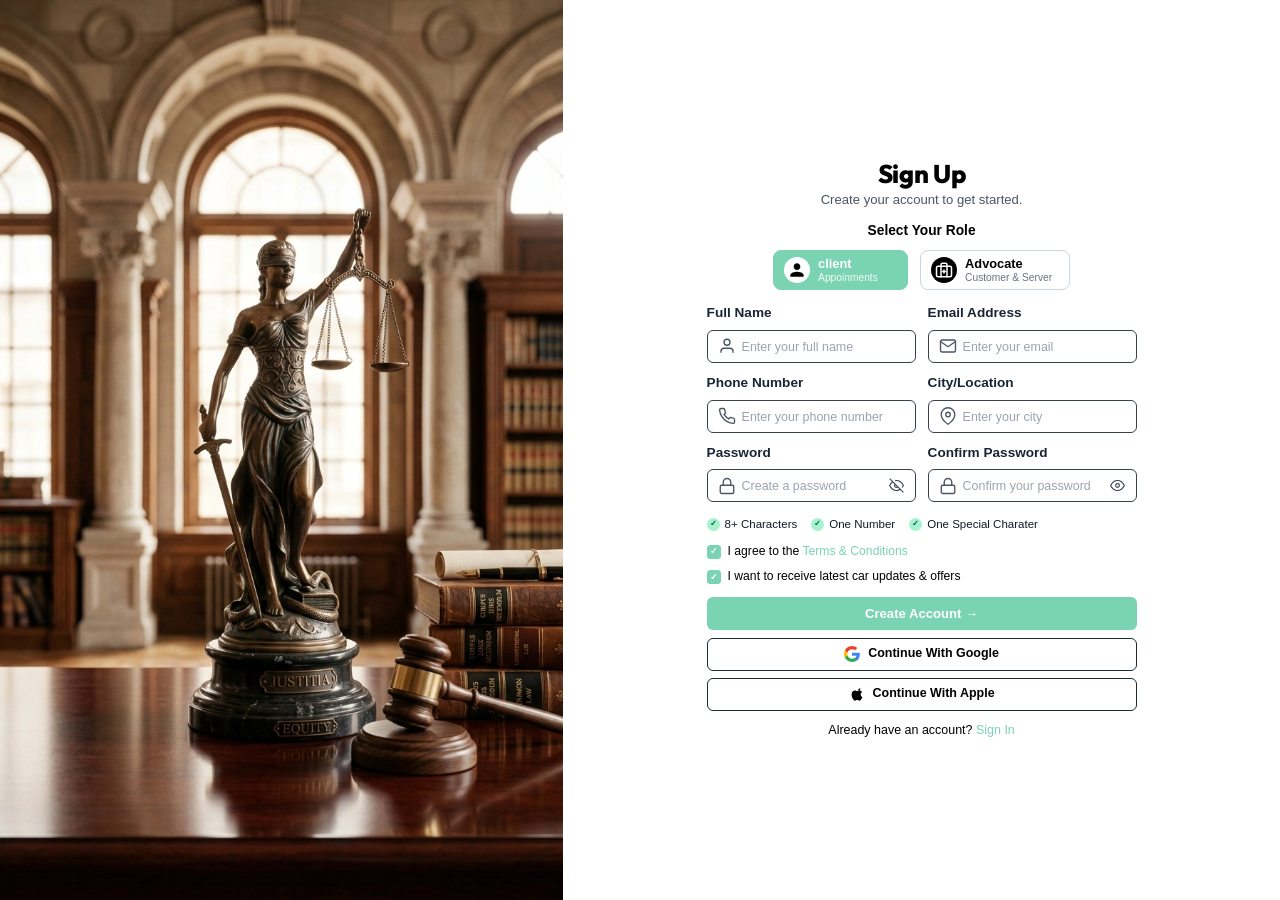
<file: signup.html>
<!DOCTYPE html>
<html lang="en" class="auth-html">
<head>
  <meta charset="UTF-8">
  <meta name="viewport" content="width=device-width, initial-scale=1.0">
  <title>Sign Up</title>
  <meta name="description" content="Create your account to get started.">
  <link rel="stylesheet" href="css/style.css">
  <link rel="icon" type="image/png" href="assets/images/logo-stackly.png">
</head>
<body class="auth-page-body">

  <div class="auth-layout">
    <!-- Left Column: Lady Justice with Gavel Image -->
    <div class="auth-media-side">
      <img src="assets/images/auth-legal-bg.webp" alt="Lady Justice statue with wooden judge gavel and law library" width="848" height="1264">
    </div>

    <!-- Right Column: Sign Up Form -->
    <div class="auth-form-side">
      <div class="auth-form-box">
        <div class="auth-header">
          <h1>Sign Up</h1>
          <p>Create your account to get started.</p>
        </div>

        <div class="role-select-title">Select Your Role</div>

        <!-- Role Selector -->
        <div class="role-toggle-grid">
          <button type="button" class="role-card-btn active" data-role="client">
            <div class="role-icon-box">
              <svg width="20" height="20" viewBox="0 0 24 24" fill="currentColor">
                <path d="M12 12c2.21 0 4-1.79 4-4s-1.79-4-4-4-4 1.79-4 4 1.79 4 4 4zm0 2c-2.67 0-8 1.34-8 4v2h16v-2c0-2.66-5.33-4-8-4z"/>
              </svg>
            </div>
            <div class="role-text-info">
              <strong>client</strong>
              <span>Appoinments</span>
            </div>
          </button>

          <button type="button" class="role-card-btn" data-role="advocate">
            <div class="role-icon-box">
              <svg width="18" height="18" viewBox="0 0 24 24" fill="none" stroke="currentColor" stroke-width="2" stroke-linecap="round" stroke-linejoin="round">
                <rect x="2" y="7" width="20" height="14" rx="2" ry="2"></rect>
                <path d="M16 21V5a2 2 0 0 0-2-2h-4a2 2 0 0 0-2 2v16"></path>
                <line x1="12" y1="12" x2="12" y2="16"></line>
                <line x1="10" y1="14" x2="14" y2="14"></line>
              </svg>
            </div>
            <div class="role-text-info">
              <strong>Advocate</strong>
              <span>Customer &amp; Server</span>
            </div>
          </button>
        </div>

        <!-- Registration Form -->
        <form id="signUpPageForm">
          <!-- Row 1: Name & Email -->
          <div class="auth-form-grid-2">
            <div class="form-group">
              <label for="suName" class="auth-field-label">Full Name</label>
              <div class="input-with-icon-wrap">
                <span class="input-prefix-icon">
                  <svg width="18" height="18" viewBox="0 0 24 24" fill="none" stroke="currentColor" stroke-width="1.8">
                    <path d="M20 21v-2a4 4 0 0 0-4-4H8a4 4 0 0 0-4 4v2"></path>
                    <circle cx="12" cy="7" r="4"></circle>
                  </svg>
                </span>
                <input type="text" id="suName" placeholder="Enter your full name" pattern="[A-Za-z\s.'-]+" title="Please enter letters only (no numbers allowed)" required>
              </div>
            </div>

            <div class="form-group">
              <label for="suEmail" class="auth-field-label">Email Address</label>
              <div class="input-with-icon-wrap">
                <span class="input-prefix-icon">
                  <svg width="18" height="18" viewBox="0 0 24 24" fill="none" stroke="currentColor" stroke-width="1.8">
                    <path d="M4 4h16c1.1 0 2 .9 2 2v12c0 1.1-.9 2-2 2H4c-1.1 0-2-.9-2-2V6c0-1.1.9-2 2-2z"></path>
                    <polyline points="22,6 12,13 2,6"></polyline>
                  </svg>
                </span>
                <input type="email" id="suEmail" placeholder="Enter your email" required>
              </div>
            </div>
          </div>

          <!-- Row 2: Phone & City -->
          <div class="auth-form-grid-2">
            <div class="form-group">
              <label for="suPhone" class="auth-field-label">Phone Number</label>
              <div class="input-with-icon-wrap">
                <span class="input-prefix-icon">
                  <svg width="18" height="18" viewBox="0 0 24 24" fill="none" stroke="currentColor" stroke-width="1.8">
                    <path d="M22 16.92v3a2 2 0 0 1-2.18 2 19.79 19.79 0 0 1-8.63-3.07 19.5 19.5 0 0 1-6-6 19.79 19.79 0 0 1-3.07-8.67A2 2 0 0 1 4.11 2h3a2 2 0 0 1 2 1.72 12.84 12.84 0 0 0 .7 2.81 2 2 0 0 1-.45 2.11L8.09 9.91a16 16 0 0 0 6 6l1.27-1.27a2 2 0 0 1 2.11-.45 12.84 12.84 0 0 0 2.81.7A2 2 0 0 1 22 16.92z"></path>
                  </svg>
                </span>
                <input type="tel" id="suPhone" placeholder="Enter your phone number" pattern="[0-9+\s\-()]+" title="Please enter numbers only (no alphabets allowed)" required>
              </div>
            </div>

            <div class="form-group">
              <label for="suCity" class="auth-field-label">City/Location</label>
              <div class="input-with-icon-wrap">
                <span class="input-prefix-icon">
                  <svg width="18" height="18" viewBox="0 0 24 24" fill="none" stroke="currentColor" stroke-width="1.8">
                    <path d="M21 10c0 7-9 13-9 13s-9-6-9-13a9 9 0 0 1 18 0z"></path>
                    <circle cx="12" cy="10" r="3"></circle>
                  </svg>
                </span>
                <input type="text" id="suCity" placeholder="Enter your city" required>
              </div>
            </div>
          </div>

          <!-- Row 3: Password & Confirm Password -->
          <div class="auth-form-grid-2">
            <div class="form-group">
              <label for="suPass" class="auth-field-label">Password</label>
              <div class="input-with-icon-wrap">
                <span class="input-prefix-icon">
                  <svg width="18" height="18" viewBox="0 0 24 24" fill="none" stroke="currentColor" stroke-width="1.8">
                    <rect x="3" y="11" width="18" height="11" rx="2" ry="2"></rect>
                    <path d="M7 11V7a5 5 0 0 1 10 0v4"></path>
                  </svg>
                </span>
                <input type="password" id="suPass" placeholder="Create a password" required>
                <button type="button" class="input-toggle-eye" onclick="togglePassVisibility('suPass')" aria-label="Toggle password visibility">
                  <svg width="18" height="18" viewBox="0 0 24 24" fill="none" stroke="currentColor" stroke-width="1.8">
                    <path d="M17.94 17.94A10.07 10.07 0 0 1 12 20c-7 0-11-8-11-8a18.45 18.45 0 0 1 5.06-5.94M9.9 4.24A9.12 9.12 0 0 1 12 4c7 0 11 8 11 8a18.5 18.5 0 0 1-2.16 3.19m-6.72-1.07a3 3 0 1 1-4.24-4.24"></path>
                    <line x1="1" y1="1" x2="23" y2="23"></line>
                  </svg>
                </button>
              </div>
            </div>

            <div class="form-group">
              <label for="suConfirmPass" class="auth-field-label">Confirm Password</label>
              <div class="input-with-icon-wrap">
                <span class="input-prefix-icon">
                  <svg width="18" height="18" viewBox="0 0 24 24" fill="none" stroke="currentColor" stroke-width="1.8">
                    <rect x="3" y="11" width="18" height="11" rx="2" ry="2"></rect>
                    <path d="M7 11V7a5 5 0 0 1 10 0v4"></path>
                  </svg>
                </span>
                <input type="password" id="suConfirmPass" placeholder="Confirm your password" required>
                <button type="button" class="input-toggle-eye" onclick="togglePassVisibility('suConfirmPass')" aria-label="Toggle password visibility">
                  <svg width="18" height="18" viewBox="0 0 24 24" fill="none" stroke="currentColor" stroke-width="1.8">
                    <path d="M1 12s4-8 11-8 11 8 11 8-4 8-11 8-11-8-11-8z"></path>
                    <circle cx="12" cy="12" r="3"></circle>
                  </svg>
                </button>
              </div>
            </div>
          </div>

          <!-- Password Criteria Row -->
          <div class="password-criteria-row">
            <div class="criteria-item" id="critLength">
              <span class="criteria-dot">&#10003;</span>
              <span>8+ Characters</span>
            </div>
            <div class="criteria-item" id="critNumber">
              <span class="criteria-dot">&#10003;</span>
              <span>One Number</span>
            </div>
            <div class="criteria-item" id="critSpecial">
              <span class="criteria-dot">&#10003;</span>
              <span>One Special Charater</span>
            </div>
          </div>

          <!-- Checkboxes -->
          <div class="auth-checkbox-group">
            <label class="auth-square-check-label">
              <input type="checkbox" checked required>
              <span class="custom-square-check"></span>
              <span class="check-text">I agree to the <a href="#" class="teal-link">Terms &amp; Conditions</a></span>
            </label>

            <label class="auth-square-check-label">
              <input type="checkbox" checked>
              <span class="custom-square-check"></span>
              <span class="check-text">I want to receive latest car updates &amp; offers</span>
            </label>
          </div>

          <button type="submit" class="auth-submit-btn">Create Account &rarr;</button>

          <!-- Social Buttons -->
          <div class="social-login-flex">
            <a href="404.html" class="social-login-btn">
              <svg width="18" height="18" viewBox="0 0 24 24">
                <path fill="#4285F4" d="M23.745 12.27c0-.7-.06-1.4-.19-2.07H12v4.51h6.6c-.29 1.52-1.14 2.82-2.4 3.68v3.05h3.88c2.27-2.09 3.665-5.17 3.665-9.17z"/>
                <path fill="#34A853" d="M12 24c3.24 0 5.95-1.08 7.93-2.91l-3.88-3.05c-1.08.72-2.45 1.16-4.05 1.16-3.12 0-5.77-2.1-6.72-4.93H1.24v3.15C3.26 21.43 7.32 24 12 24z"/>
                <path fill="#FBBC05" d="M5.28 14.27c-.25-.72-.38-1.49-.38-2.27s.13-1.55.38-2.27V6.58H1.24C.45 8.16 0 9.94 0 12s.45 3.84 1.24 5.42l4.04-3.15z"/>
                <path fill="#EA4335" d="M12 4.75c1.77 0 3.35.61 4.6 1.8l3.42-3.42C17.95 1.19 15.24 0 12 0 7.32 0 3.26 2.57 1.24 6.58l4.04 3.15c.95-2.83 3.6-4.98 6.72-4.98z"/>
              </svg>
              <span>Continue With Google</span>
            </a>

            <a href="404.html" class="social-login-btn">
              <svg width="18" height="18" viewBox="0 0 24 24" fill="currentColor">
                <path d="M18.71 19.5c-.83 1.24-1.71 2.45-3.05 2.47-1.34.03-1.77-.79-3.29-.79-1.53 0-2 .77-3.27.82-1.31.05-2.3-1.32-3.14-2.53C4.25 17 2.94 12.45 4.7 9.39c.87-1.52 2.43-2.48 4.12-2.51 1.28-.02 2.5.87 3.29.87.78 0 2.26-1.07 3.81-.91.65.03 2.47.26 3.64 1.98-.09.06-2.17 1.28-2.15 3.81.03 3.02 2.65 4.03 2.68 4.04-.03.07-.42 1.44-1.38 2.83M15.97 6.37c.62-.75 1.04-1.8 1.01-2.87-.96.04-2.12.64-2.79 1.43-.58.68-1.09 1.77-.96 2.81 1.07.08 2.14-.58 2.74-1.37z"/>
              </svg>
              <span>Continue With Apple</span>
            </a>
          </div>

          <p class="auth-footer-prompt">
            Already have an account? <a href="signin.html">Sign In</a>
          </p>
        </form>
      </div>
    </div>
  </div>

  <script src="js/app.js"></script>
</body>
</html>
</file>
<file: css/style.css>
@import url('https://fonts.googleapis.com/css2?family=Plus+Jakarta+Sans:wght@300;400;500;600;700;800&family=Outfit:wght@400;500;600;700;800&display=swap');

:root {
  --primary-mint: #52cba5;
  --primary-mint-hover: #3eb58f;
  --primary-mint-light: #e8fbf4;
  --primary-mint-badge: #d4f7ea;
  --primary-teal: #0d9488;
  --navy-dark: #0f1926;
  --navy-slate: #1a2737;
  --navy-card: #203145;
  --text-dark: #192534;
  --text-body: #4a5568;
  --text-muted: #718096;
  --text-light: #f8fafc;
  --bg-light: #ffffff;
  --bg-soft: #fbfdfc;
  --border-light: #cbd5e1;
  --border-card: #cbd5e1;
  --border-mint: #52cba5;
  --card-shadow: 0 4px 20px -2px rgba(15, 25, 38, 0.06);
  --card-shadow-hover: 0 12px 30px -4px rgba(15, 25, 38, 0.12);
  --radius-sm: 8px;
  --radius-md: 14px;
  --radius-lg: 20px;
  --radius-full: 9999px;
  --transition: all 0.25s cubic-bezier(0.16, 1, 0.3, 1);
}

*, *::before, *::after {
  box-sizing: border-box;
  margin: 0;
  padding: 0;
}

html {
  scroll-behavior: smooth;
  font-size: 16px;
}

body {
  font-family: 'Plus Jakarta Sans', -apple-system, BlinkMacSystemFont, 'Segoe UI', Roboto, sans-serif;
  color: var(--text-dark);
  background-color: var(--bg-light);
  line-height: 1.6;
  -webkit-font-smoothing: antialiased;
  overflow-x: hidden;
}

/* Typography & Headings */
h1, h2, h3, h4, h5, h6 {
  font-family: 'Outfit', 'Plus Jakarta Sans', sans-serif;
  font-weight: 700;
  color: var(--text-dark);
  line-height: 1.25;
}

a {
  color: inherit;
  text-decoration: none;
  transition: var(--transition);
}

img {
  max-width: 100%;
  height: auto;
  display: block;
}

button, input, select, textarea {
  font-family: inherit;
}

.container {
  width: 100%;
  max-width: 1200px;
  margin: 0 auto;
  padding: 0 24px;
}

/* Section Common Styling */
.section {
  padding: 80px 0;
}

.section-tag {
  display: inline-flex;
  align-items: center;
  gap: 6px;
  font-size: 0.85rem;
  font-weight: 700;
  color: var(--primary-mint-hover);
  text-transform: capitalize;
  margin-bottom: 10px;
  letter-spacing: 0.3px;
}

.section-tag.mint-pill {
  background: var(--primary-mint-light);
  padding: 6px 14px;
  border-radius: var(--radius-full);
  border: 1px solid var(--border-mint);
}

.section-title {
  font-size: 2.25rem;
  font-weight: 700;
  color: var(--text-dark);
  margin-bottom: 14px;
  letter-spacing: -0.5px;
}

.section-subtitle {
  font-size: 1.05rem;
  color: var(--text-muted);
  max-width: 650px;
  line-height: 1.6;
}

.text-center {
  text-align: center;
}

.text-center .section-subtitle {
  margin-left: auto;
  margin-right: auto;
}

.section-header-left {
  text-align: left;
  margin-bottom: 36px;
}

.section-header-left .section-subtitle {
  margin-left: 0;
  margin-right: auto;
  text-align: left;
}

.section-header-flex {
  display: flex;
  align-items: center;
  justify-content: space-between;
  gap: 28px;
  margin-bottom: 38px;
  flex-wrap: wrap;
}

.section-header-flex > div:first-child {
  max-width: 520px;
}

.section-header-flex .section-subtitle {
  max-width: 440px;
  margin-bottom: 0;
  line-height: 1.55;
  color: #4b5563;
}

.team-header-btn {
  border-radius: 8px !important;
  border: 1.5px solid #a7f3d0 !important;
  color: #52cba5 !important;
  font-weight: 500 !important;
  font-size: 0.95rem !important;
  padding: 10px 22px !important;
  background: transparent !important;
  transition: all 0.2s ease !important;
  white-space: nowrap;
}

.team-header-btn:hover {
  background: #f0fdf9 !important;
  border-color: #52cba5 !important;
  color: #10b981 !important;
  transform: translateY(-2px);
}

/* Buttons */
.btn {
  display: inline-flex;
  align-items: center;
  justify-content: center;
  gap: 8px;
  font-weight: 600;
  font-size: 0.95rem;
  padding: 12px 26px;
  border-radius: var(--radius-full);
  cursor: pointer;
  transition: var(--transition);
  border: none;
  outline: none;
}

.btn-mint {
  background-color: var(--primary-mint);
  color: #ffffff;
  box-shadow: 0 4px 14px rgba(82, 203, 165, 0.35);
}

.btn-mint:hover {
  background-color: var(--primary-mint-hover);
  transform: translateY(-2px);
  box-shadow: 0 6px 20px rgba(82, 203, 165, 0.45);
}

.btn-outline-white {
  background: transparent;
  color: #ffffff;
  border: 1.5px solid rgba(255, 255, 255, 0.8);
}

.btn-outline-white:hover {
  background: rgba(255, 255, 255, 0.15);
  border-color: #ffffff;
  transform: translateY(-2px);
}

.btn-outline-mint {
  background: transparent;
  color: var(--primary-mint-hover);
  border: 1.5px solid var(--primary-mint);
}

.btn-outline-mint:hover {
  background: var(--primary-mint-light);
  transform: translateY(-2px);
}

.btn-sm {
  padding: 8px 18px;
  font-size: 0.875rem;
}

.link-arrow {
  display: inline-flex;
  align-items: center;
  gap: 6px;
  color: var(--primary-mint-hover);
  font-weight: 600;
  font-size: 0.95rem;
  transition: var(--transition);
}

.link-arrow:hover {
  color: var(--primary-teal);
  transform: translateX(4px);
}

/* ==========================================================================
   Navigation Bar
   ========================================================================== */
.site-header {
  position: sticky;
  top: 0;
  left: 0;
  right: 0;
  background: #ffffff;
  z-index: 1000;
  transition: var(--transition);
  border-bottom: 1px solid var(--border-light);
}

.site-header.scrolled {
  box-shadow: 0 4px 20px rgba(0, 0, 0, 0.06);
}

.navbar {
  display: flex;
  align-items: center;
  justify-content: space-between;
  height: 80px;
}

.nav-brand {
  display: flex;
  align-items: center;
  gap: 10px;
  font-weight: 800;
  font-size: 1.45rem;
  color: var(--navy-dark);
  letter-spacing: -0.5px;
  text-decoration: none;
}

.nav-brand-img {
  height: 36px;
  width: auto;
  max-width: 160px;
  object-fit: contain;
  display: block;
  transition: transform 0.25s ease;
}

.nav-brand:hover .nav-brand-img {
  transform: scale(1.04);
}

@media (max-width: 576px) {
  .nav-brand-img {
    height: 32px;
    max-width: 140px;
  }
}

.footer-brand-img {
  height: 36px;
  width: auto;
  max-width: 160px;
  object-fit: contain;
  display: block;
  transition: transform 0.25s ease;
}

.footer-brand-logo:hover .footer-brand-img {
  transform: scale(1.04);
}

.dash-sidebar .dash-brand-logo-link {
  display: inline-flex;
  align-items: center;
  background: #ffffff;
  padding: 5px 12px;
  border-radius: 8px;
  box-shadow: 0 2px 8px rgba(0, 0, 0, 0.25);
  transition: transform 0.25s ease, box-shadow 0.25s ease;
  margin-bottom: 4px;
}

.dash-sidebar .dash-brand-logo-link:hover {
  transform: translateY(-1px);
  box-shadow: 0 4px 12px rgba(0, 0, 0, 0.35);
}

.dash-logo-img {
  height: 28px;
  width: auto;
  max-width: 130px;
  object-fit: contain;
  display: block;
  transition: transform 0.25s ease;
}

.dash-sidebar .nav-brand:hover .dash-logo-img {
  transform: scale(1.02);
}

.dash-topbar-mobile-logo {
  display: none;
  align-items: center;
  text-decoration: none;
}

.dash-topbar-logo-img {
  height: 28px;
  width: auto;
  max-width: 120px;
  object-fit: contain;
  display: block;
}

.auth-brand-logo {
  height: 40px;
  width: auto;
  max-width: 160px;
  object-fit: contain;
  display: block;
  margin: 0 auto 14px auto;
  transition: transform 0.25s ease;
}

.auth-brand-logo:hover {
  transform: scale(1.04);
}

.nav-menu {
  display: flex;
  align-items: center;
  gap: 28px;
  list-style: none;
}

.nav-link {
  font-size: 0.95rem;
  font-weight: 500;
  color: var(--text-dark);
  position: relative;
  padding: 6px 0;
}

.nav-link:hover,
.nav-link.active {
  color: var(--primary-mint-hover);
}

.nav-link::after {
  content: '';
  position: absolute;
  bottom: 0;
  left: 0;
  width: 0;
  height: 2px;
  background-color: var(--primary-mint);
  transition: var(--transition);
}

.nav-link:hover::after,
.nav-link.active::after {
  width: 100%;
}

.nav-actions {
  display: flex;
  align-items: center;
  gap: 14px;
}

.nav-actions .btn-outline-mint {
  background: transparent;
  color: #111827;
  border: 1.5px solid #111827;
  border-radius: 6px;
  padding: 8px 18px;
  font-size: 0.875rem;
  font-weight: 500;
  box-shadow: none;
}

.nav-actions .btn-outline-mint:hover {
  background: #111827;
  color: #ffffff;
  transform: translateY(-1px);
}

.nav-actions .btn-mint {
  background: #73d7b2;
  color: #ffffff;
  border-radius: 6px;
  padding: 8px 22px;
  font-size: 0.875rem;
  font-weight: 600;
  box-shadow: none;
}

.nav-actions .btn-mint:hover {
  background: #52cba5;
  transform: translateY(-1px);
}

.mobile-nav-actions {
  display: none !important;
}

@media (min-width: 769px) {
  .mobile-toggle,
  .mobile-nav-actions,
  .mobile-drawer,
  .mobile-drawer-overlay {
    display: none !important;
  }
}

.mobile-toggle {
  display: none;
  background: none;
  border: none;
  cursor: pointer;
  padding: 6px;
  color: var(--navy-dark);
}

/* ==========================================================================
   Hero Section
   ========================================================================== */
.hero-section {
  position: relative;
  min-height: 600px;
  display: flex;
  align-items: center;
  background-color: var(--navy-dark);
  background-image: url('../assets/images/hero-bg.webp');
  background-size: cover;
  background-position: center right;
  color: #ffffff;
  overflow: hidden;
}

.hero-overlay {
  position: absolute;
  inset: 0;
  background: linear-gradient(90deg, rgba(10, 18, 28, 0.90) 0%, rgba(15, 25, 38, 0.70) 50%, rgba(15, 25, 38, 0.35) 100%);
  z-index: 1;
}

.hero-container {
  position: relative;
  z-index: 2;
  padding-top: 40px;
  padding-bottom: 40px;
}

.hero-content {
  max-width: 620px;
}

.hero-title {
  font-size: 3.25rem;
  font-weight: 800;
  color: #ffffff;
  line-height: 1.18;
  margin-bottom: 20px;
  letter-spacing: -0.8px;
}

.hero-title .highlight,
.about-hero-title .highlight,
.highlight {
  color: var(--primary-mint);
}

.hero-desc {
  font-size: 1.15rem;
  color: #cbd5e1;
  line-height: 1.65;
  margin-bottom: 28px;
}

.hero-breadcrumb {
  display: inline-flex;
  align-items: center;
  gap: 8px;
  font-size: 1rem;
  font-weight: 600;
  color: #ffffff;
  padding: 4px 0;
}

.hero-breadcrumb a {
  color: #ffffff;
  text-decoration: none;
  transition: color 0.2s ease;
}

.hero-breadcrumb a:hover {
  color: var(--primary-mint);
  text-decoration: underline;
}

.hero-breadcrumb .breadcrumb-separator {
  color: #cbd5e1;
  font-weight: 700;
  font-size: 0.95rem;
  user-select: none;
}

.hero-breadcrumb .breadcrumb-current {
  color: #ffffff;
}

.hero-btns {
  display: flex;
  align-items: center;
  gap: 18px;
  flex-wrap: wrap;
}

.hero-btns .btn-mint {
  border-radius: 8px;
  padding: 11px 24px;
  background: #73d7b2;
  color: #ffffff;
  font-weight: 600;
  box-shadow: none;
}

.hero-btns .btn-mint:hover {
  background: #52cba5;
  transform: translateY(-2px);
}

.hero-btns .btn-outline-white {
  border-radius: 8px;
  padding: 11px 24px;
  background: rgba(0, 0, 0, 0.45);
  border: 1.5px solid rgba(255, 255, 255, 0.7);
  color: #ffffff;
  font-weight: 500;
}

.hero-btns .btn-outline-white:hover {
  background: rgba(0, 0, 0, 0.7);
  border-color: #ffffff;
  transform: translateY(-2px);
}

/* ==========================================================================
   Stats & Trust Metrics Section (Image 1 Style: Full-width, clean dividers)
   ========================================================================== */
.stats-section {
  margin-top: 0;
  padding: 44px 0 52px;
  background-color: #f2f9f8;
  position: relative;
  z-index: 10;
  border-bottom: 1px solid rgba(82, 203, 165, 0.15);
}

.stats-tag-wrap {
  margin-bottom: 24px;
}

.stats-tag-wrap .section-tag {
  color: #52cba5;
  font-size: 0.85rem;
  font-weight: 700;
  letter-spacing: 0.3px;
  margin-bottom: 0;
  display: inline-block;
}

.stats-grid {
  display: grid;
  grid-template-columns: repeat(4, 1fr);
  gap: 0;
}

.stat-item {
  display: flex;
  flex-direction: column;
  padding: 0 32px;
  border-right: 2px solid #192534;
  background: transparent !important;
  box-shadow: none !important;
  border-radius: 0 !important;
  overflow: visible !important;
}

.stat-item:first-child {
  padding-left: 0;
}

.stat-item:last-child {
  border-right: none;
  padding-right: 0;
}

.stat-header {
  display: flex;
  align-items: center;
  gap: 12px;
  margin-bottom: 8px;
}

.stat-icon {
  width: auto !important;
  height: auto !important;
  background: transparent !important;
  border: none !important;
  box-shadow: none !important;
  border-radius: 0 !important;
  display: inline-flex;
  align-items: center;
  justify-content: center;
  color: inherit !important;
  padding: 0 !important;
}

.stat-icon svg {
  width: 26px;
  height: 26px;
  stroke: #192534 !important;
  display: block;
}

.stat-number {
  font-size: 2.25rem;
  font-weight: 800;
  color: var(--text-dark);
  font-family: 'Outfit', 'Plus Jakarta Sans', sans-serif;
  font-variant-numeric: tabular-nums;
  line-height: 1;
}

.stat-label {
  font-weight: 700;
  font-size: 0.95rem;
  color: var(--text-dark);
  margin-bottom: 4px;
}

.stat-subtext {
  font-size: 0.825rem;
  color: var(--text-muted);
  line-height: 1.4;
}

/* ==========================================================================
   About Us Section
   ========================================================================== */
.about-section {
  padding: 100px 0 80px;
}

.about-grid {
  display: grid;
  grid-template-columns: 1fr 1fr;
  gap: 60px;
  align-items: center;
}

.about-image-wrapper {
  position: relative;
  border-radius: var(--radius-lg);
  overflow: hidden;
  box-shadow: var(--card-shadow);
}

.about-image-wrapper img {
  width: 100%;
  height: 420px;
  object-fit: cover;
  transition: var(--transition);
}

.about-image-wrapper:hover img {
  transform: scale(1.02);
}

.about-content .section-title {
  margin-top: 6px;
  margin-bottom: 20px;
}

.about-desc {
  font-size: 1.05rem;
  color: var(--text-body);
  line-height: 1.75;
  margin-bottom: 28px;
}

/* ==========================================================================
   Why Choose Us Section
   ========================================================================== */
.why-section {
  background-color: var(--bg-soft);
  padding: 80px 0;
}

.why-grid {
  display: grid;
  grid-template-columns: repeat(4, 1fr);
  gap: 24px;
  margin-top: 48px;
}

.why-card {
  background: #ffffff;
  border: 1.5px solid var(--border-card);
  border-radius: var(--radius-md);
  padding: 32px 24px;
  transition: var(--transition);
  box-shadow: var(--card-shadow);
  display: flex;
  flex-direction: column;
}

.why-card:hover {
  transform: translateY(-6px);
  box-shadow: var(--card-shadow-hover);
  border-color: var(--border-mint);
}

.why-icon-box {
  width: 54px;
  height: 54px;
  border-radius: var(--radius-md);
  background: var(--primary-mint-light);
  display: flex;
  align-items: center;
  justify-content: center;
  font-size: 1.6rem;
  margin-bottom: 20px;
}

.why-card-title {
  font-size: 1.15rem;
  margin-bottom: 8px;
  color: var(--text-dark);
}

.why-card-desc {
  font-size: 0.9rem;
  color: var(--text-muted);
  line-height: 1.5;
}

/* ==========================================================================
   Practice Areas Section
   ========================================================================== */
.practice-section {
  padding: 90px 0;
}

.practice-grid {
  display: grid;
  grid-template-columns: repeat(4, 1fr);
  gap: 24px;
  margin-top: 48px;
}

.practice-card {
  background: #ffffff;
  border: 1.5px solid var(--border-card);
  border-radius: var(--radius-md);
  padding: 28px 22px;
  display: flex;
  flex-direction: column;
  transition: var(--transition);
  position: relative;
}

.practice-card:hover {
  transform: translateY(-6px);
  border-color: var(--primary-mint);
  box-shadow: var(--card-shadow-hover);
}

.practice-icon-box {
  width: 52px;
  height: 52px;
  border-radius: 12px;
  background: #d4f7ea;
  color: #0d9488;
  display: flex;
  align-items: center;
  justify-content: center;
  font-size: 1.5rem;
  margin-bottom: 20px;
}

.practice-card-title {
  font-size: 1.15rem;
  margin-bottom: 12px;
  color: var(--text-dark);
}

.practice-card-desc {
  font-size: 0.885rem;
  color: var(--text-muted);
  line-height: 1.6;
  margin-bottom: 24px;
  flex-grow: 1;
}

/* ==========================================================================
   Featured Legal Services
   ========================================================================== */
.services-feature-section {
  background: #ffffff;
  padding: 80px 0;
}

.services-feature-grid {
  display: grid;
  grid-template-columns: 1fr 1.15fr 1fr;
  gap: 32px;
  align-items: center;
}

.services-feature-left .section-title {
  margin-top: 6px;
  margin-bottom: 16px;
}

.services-feature-left p {
  color: var(--text-muted);
  font-size: 0.95rem;
  line-height: 1.6;
  margin-bottom: 24px;
}

.services-feature-center {
  border-radius: var(--radius-lg);
  overflow: hidden;
  box-shadow: var(--card-shadow);
}

.services-feature-center img {
  width: 100%;
  height: 360px;
  object-fit: cover;
}

.services-feature-right {
  display: flex;
  flex-direction: column;
  gap: 16px;
}

.service-accordion-item {
  background: #ffffff;
  border: 1px solid var(--border-light);
  border-radius: var(--radius-md);
  padding: 18px 20px;
  transition: var(--transition);
  cursor: pointer;
}

.service-accordion-item:hover,
.service-accordion-item.active {
  border-color: var(--primary-mint);
  background: #fbfdfc;
  box-shadow: 0 4px 16px rgba(82, 203, 165, 0.08);
}

.service-accordion-header {
  display: flex;
  align-items: center;
  justify-content: space-between;
}

.service-accordion-header h4 {
  font-size: 1rem;
  font-weight: 700;
  display: flex;
  align-items: center;
  gap: 10px;
  color: var(--text-dark);
}

.service-accordion-desc {
  font-size: 0.85rem;
  color: var(--text-muted);
  margin-top: 6px;
  padding-left: 28px;
}

.service-accordion-arrow {
  color: var(--text-muted);
  font-size: 0.85rem;
  transition: var(--transition);
}

.service-accordion-item:hover .service-accordion-arrow,
.service-accordion-item.active .service-accordion-arrow {
  color: var(--primary-mint-hover);
  transform: translateX(3px);
}

/* ==========================================================================
   Meet Our Attorneys Section (Style 2)
   ========================================================================== */
.attorneys-section {
  background-color: #ffffff;
  padding: 70px 0 80px;
}

.attorneys-section .section-tag {
  color: #5ec4a0;
  font-weight: 600;
  font-size: 0.95rem;
  letter-spacing: 0.3px;
}

.attorneys-section .btn-mint {
  background: #62cba3;
  color: #ffffff;
  border: none;
  border-radius: 8px;
  padding: 10px 22px;
  font-weight: 600;
  font-size: 0.92rem;
  display: inline-flex;
  align-items: center;
  gap: 8px;
  cursor: pointer;
  box-shadow: 0 4px 14px rgba(98, 203, 163, 0.28);
  transition: all 0.25s ease;
}

.attorneys-section .btn-mint:hover {
  background: #4bb38e;
  transform: translateY(-2px);
  box-shadow: 0 6px 18px rgba(98, 203, 163, 0.4);
}

.attorneys-grid {
  display: grid;
  grid-template-columns: repeat(3, 1fr);
  gap: 28px;
}

.attorneys-section .attorney-card {
  background: #f4fbf9;
  border: 1.5px solid #a7f3d0;
  border-radius: 16px;
  overflow: hidden;
  box-shadow: 0 4px 16px rgba(15, 23, 42, 0.03);
  transition: all 0.35s cubic-bezier(0.16, 1, 0.3, 1);
  display: flex;
  flex-direction: column;
}

.attorneys-section .attorney-card:hover {
  transform: translateY(-8px);
  box-shadow: 0 20px 38px -8px rgba(16, 185, 129, 0.22), 0 0 0 1px #10b981;
  border-color: #10b981;
  background: #ffffff;
}

.attorneys-section .attorney-img-wrap {
  position: relative;
  height: 185px;
  overflow: hidden;
  background: #e2f1ec;
  border-bottom: none;
  border-radius: 14px 14px 0 0;
}

.attorneys-section .attorney-img-wrap img {
  width: 100%;
  height: 100%;
  object-fit: cover;
  object-position: left top;
  transition: transform 0.4s ease;
}

.attorneys-section .attorney-card:hover .attorney-img-wrap img {
  transform: scale(1.04);
}

.attorneys-section .attorney-info {
  padding: 24px 24px 26px;
  display: flex;
  flex-direction: column;
  flex-grow: 1;
  text-align: left;
}

.attorneys-section .attorney-name {
  font-size: 1.15rem;
  font-weight: 700;
  color: #111827;
  margin-bottom: 6px;
  letter-spacing: -0.2px;
}

.attorneys-section .attorney-role {
  font-size: 0.92rem;
  color: #4b5563;
  margin-bottom: 20px;
}

.btn-profile-pill {
  background: #ffffff;
  border: 1.5px solid #1f2937;
  border-radius: 8px;
  color: #111827;
  font-size: 0.88rem;
  font-weight: 600;
  padding: 8px 18px;
  display: inline-flex;
  align-items: center;
  gap: 8px;
  cursor: pointer;
  align-self: flex-start;
  transition: all 0.2s ease;
  text-decoration: none;
  font-family: inherit;
}

.btn-profile-pill:hover {
  background: #111827;
  color: #ffffff;
  border-color: #111827;
  transform: translateY(-1px);
}

/* Legacy attorney-card fallback */
.attorney-card {
  background: #ffffff;
  border: 1.5px solid var(--border-card);
  border-radius: var(--radius-md);
  overflow: hidden;
  box-shadow: var(--card-shadow);
  transition: var(--transition);
  display: flex;
  flex-direction: column;
}

.attorney-card:hover {
  transform: translateY(-6px);
  box-shadow: var(--card-shadow-hover);
}

.attorney-img-wrap {
  position: relative;
  height: 280px;
  overflow: hidden;
  background: #f1f5f9;
  border-bottom: 1.5px solid var(--border-card);
}

.attorney-img-wrap img {
  width: 100%;
  height: 100%;
  object-fit: cover;
  transition: var(--transition);
}

.attorney-info {
  padding: 24px;
  display: flex;
  flex-direction: column;
  flex-grow: 1;
}

.attorney-name {
  font-size: 1.2rem;
  font-weight: 700;
  color: var(--text-dark);
  margin-bottom: 4px;
}

.attorney-role {
  font-size: 0.875rem;
  color: var(--text-muted);
  margin-bottom: 18px;
}

.attorney-info .link-arrow {
  margin-top: auto;
}

/* ==========================================================================
   Simple Steps to Get Started Section (Style 4)
   ========================================================================== */
.steps-section {
  padding: 60px 0 40px;
  background: #ffffff;
}

.steps-row-v4 {
  display: flex;
  align-items: center;
  gap: 20px;
  margin-top: 36px;
}

.steps-cards-v4 {
  display: grid;
  grid-template-columns: repeat(4, 1fr);
  gap: 20px;
  flex: 1;
}

.step-card-v4 {
  background: #f4fbf9;
  border: 1.5px solid #a7f3d0;
  border-radius: 16px;
  padding: 26px 22px 26px;
  display: flex;
  flex-direction: column;
  text-align: left;
  position: relative;
  overflow: hidden;
  box-shadow: 0 4px 16px rgba(15, 23, 42, 0.03);
  transition: all 0.35s cubic-bezier(0.16, 1, 0.3, 1);
  min-height: 220px;
}

/* Subtle top gradient accent on hover */
.step-card-v4::before {
  content: "";
  position: absolute;
  top: 0;
  left: 0;
  right: 0;
  height: 3.5px;
  background: linear-gradient(90deg, #10b981, #06b6d4, #10b981);
  opacity: 0;
  transform: translateY(-100%);
  transition: all 0.3s ease;
}

.step-card-v4:hover {
  transform: translateY(-8px);
  background: #ffffff;
  border-color: #10b981;
  box-shadow: 0 20px 38px -8px rgba(16, 185, 129, 0.22), 0 0 0 1px #10b981;
}

.step-card-v4:hover::before {
  opacity: 1;
  transform: translateY(0);
}

.step-card-head {
  display: flex;
  align-items: center;
  justify-content: space-between;
  margin-bottom: 20px;
}

.step-icon-box {
  width: 52px;
  height: 52px;
  border-radius: 14px;
  background: #ffffff;
  border: 1.5px solid #a7f3d0;
  display: flex;
  align-items: center;
  justify-content: center;
  color: #0d9488;
  box-shadow: 0 4px 12px rgba(13, 148, 136, 0.08);
  transition: all 0.35s cubic-bezier(0.16, 1, 0.3, 1);
}

.step-icon-box svg {
  stroke-width: 2.2px;
  transition: transform 0.35s ease;
}

.step-card-v4:hover .step-icon-box {
  background: linear-gradient(135deg, #10b981 0%, #0d9488 100%);
  color: #ffffff;
  border-color: transparent;
  transform: scale(1.1) rotate(5deg);
  box-shadow: 0 8px 22px rgba(16, 185, 129, 0.38);
}

.step-card-v4:hover .step-icon-box svg {
  stroke: #ffffff;
  transform: scale(1.05);
}

.step-num-pill {
  font-size: 0.78rem;
  font-weight: 800;
  color: #0d9488;
  background: #e6f9f2;
  border: 1px solid rgba(13, 148, 136, 0.2);
  padding: 3px 9px;
  border-radius: 20px;
  letter-spacing: 0.5px;
  transition: all 0.3s ease;
}

.step-card-v4:hover .step-num-pill {
  background: #10b981;
  color: #ffffff;
  border-color: transparent;
  transform: scale(1.05);
}

.step-title-v4 {
  font-size: 1.08rem;
  font-weight: 700;
  color: #111827;
  margin-bottom: 8px;
  letter-spacing: -0.2px;
  transition: color 0.3s ease;
}

.step-card-v4:hover .step-title-v4 {
  color: #047857;
}

.step-desc-v4 {
  font-size: 0.88rem;
  color: #4b5563;
  line-height: 1.55;
  margin: 0;
  transition: color 0.3s ease;
}

.step-card-v4:hover .step-desc-v4 {
  color: #1f2937;
}

.steps-cta-v4 {
  flex-shrink: 0;
  display: flex;
  align-items: center;
  padding-left: 8px;
}

.steps-btn-v4 {
  background: linear-gradient(135deg, #10b981 0%, #059669 100%);
  color: #ffffff;
  font-weight: 600;
  font-size: 15px;
  padding: 15px 24px;
  border-radius: 12px;
  white-space: nowrap;
  border: none;
  box-shadow: 0 6px 18px rgba(16, 185, 129, 0.35);
  transition: all 0.3s ease;
  cursor: pointer;
  font-family: inherit;
  display: inline-flex;
  align-items: center;
  gap: 8px;
}

.steps-btn-v4:hover {
  transform: translateY(-3px) scale(1.02);
  box-shadow: 0 10px 26px rgba(16, 185, 129, 0.5);
  background: linear-gradient(135deg, #059669 0%, #047857 100%);
}

@media (max-width: 1200px) {
  .steps-row-v4 {
    flex-direction: column;
    align-items: stretch;
    gap: 24px;
  }
  .steps-cta-v4 {
    justify-content: flex-start;
    padding-left: 0;
  }
}

@media (max-width: 860px) {
  .steps-cards-v4 {
    grid-template-columns: repeat(2, 1fr);
  }
}

@media (max-width: 540px) {
  .steps-cards-v4 {
    grid-template-columns: 1fr;
  }
  .steps-btn-v4 {
    width: 100%;
    text-align: center;
    justify-content: center;
  }
}

/* Legacy steps fallback */
.steps-grid {
  display: grid;
  grid-template-columns: repeat(4, 1fr);
  gap: 24px;
  margin: 48px 0 40px;
}

.step-card {
  background: #ffffff;
  border: 1.5px solid var(--border-card);
  border-radius: var(--radius-md);
  padding: 28px 20px;
  box-shadow: var(--card-shadow);
  transition: var(--transition);
  text-align: left;
}

.step-card:hover {
  transform: translateY(-4px);
  border-color: var(--border-mint);
  box-shadow: var(--card-shadow-hover);
}

.step-icon {
  font-size: 1.75rem;
  margin-bottom: 16px;
  display: inline-block;
}

.step-title {
  font-size: 1.05rem;
  margin-bottom: 8px;
  color: var(--text-dark);
}

.step-desc {
  font-size: 0.85rem;
  color: var(--text-muted);
  line-height: 1.5;
}

.steps-cta-wrap {
  text-align: center;
}

/* ==========================================================================
   Success Stories Section (Style 2)
   ========================================================================== */
.success-section {
  background-color: #ffffff;
  padding: 50px 0 80px;
}

.success-header-flex {
  display: flex;
  align-items: flex-start;
  justify-content: space-between;
  margin-bottom: 34px;
  gap: 20px;
}

.success-main-title {
  font-size: 2.2rem;
  font-weight: 800;
  color: #111827;
  margin-bottom: 6px;
  letter-spacing: -0.5px;
  line-height: 1.2;
}

.success-main-subtitle {
  font-size: 0.95rem;
  color: #4b5563;
  margin: 0;
  line-height: 1.5;
}

.success-header-link {
  color: #5ec4a0;
  font-weight: 600;
  font-size: 0.95rem;
  display: inline-flex;
  align-items: center;
  gap: 6px;
  text-decoration: none;
  margin-top: 8px; /* Perfectly aligns horizontally with 'Success Stories' heading */
  transition: all 0.2s ease;
  white-space: nowrap;
}

.success-header-link:hover {
  color: #3b9c7b;
  transform: translateX(4px);
}

.success-grid {
  display: grid;
  grid-template-columns: repeat(3, 1fr);
  gap: 28px;
}

.case-card {
  background: #ffffff;
  border: 1.5px solid #d1d5db;
  border-radius: 16px;
  overflow: hidden;
  box-shadow: 0 4px 16px rgba(15, 23, 42, 0.03);
  transition: all 0.35s cubic-bezier(0.16, 1, 0.3, 1);
  display: flex;
  flex-direction: column;
}

.case-card:hover {
  transform: translateY(-8px);
  border-color: #10b981;
  box-shadow: 0 20px 38px -8px rgba(16, 185, 129, 0.2), 0 0 0 1px #10b981;
}

.case-img-wrap {
  height: 200px;
  overflow: hidden;
  border-bottom: none;
  border-radius: 16px 16px 0 0;
  background: #f1f5f9;
}

.case-img-wrap img {
  width: 100%;
  height: 100%;
  object-fit: cover;
  transition: transform 0.4s ease;
}

.case-card:hover .case-img-wrap img {
  transform: scale(1.05);
}

.case-info {
  padding: 24px;
  display: flex;
  flex-direction: column;
  flex-grow: 1;
  text-align: left;
}

.case-title {
  font-size: 1.15rem;
  font-weight: 700;
  color: #111827;
  margin-bottom: 10px;
  letter-spacing: -0.2px;
}

.case-desc {
  font-size: 0.9rem;
  color: #4b5563;
  line-height: 1.55;
  margin-bottom: 22px;
  flex-grow: 1;
}

.btn-case-pill {
  background: #73d1b0;
  color: #ffffff;
  border: none;
  border-radius: 20px;
  padding: 9px 20px;
  font-size: 0.88rem;
  font-weight: 600;
  cursor: pointer;
  display: inline-flex;
  align-items: center;
  gap: 6px;
  align-self: flex-start;
  transition: all 0.25s ease;
  font-family: inherit;
}

.btn-case-pill:hover {
  background: #52cba5;
  transform: translateY(-2px);
  box-shadow: 0 4px 14px rgba(82, 203, 165, 0.4);
}

/* ==========================================================================
   Section Split Layout (For What Our Clients Say & Latest Articles)
   ========================================================================== */
.section-split-layout {
  display: grid;
  grid-template-columns: 280px 1fr;
  gap: 36px;
  align-items: start;
}

.section-split-left {
  text-align: left;
}

.section-split-left .section-title {
  font-size: 2rem;
  font-weight: 700;
  color: var(--text-dark);
  margin-bottom: 12px;
  line-height: 1.25;
}

.section-split-left .section-subtitle {
  font-size: 0.95rem;
  color: var(--text-muted);
  line-height: 1.6;
  margin: 0;
}

/* ==========================================================================
   What Our Clients Say (Testimonials)
   ========================================================================== */
.testimonials-section {
  padding: 70px 0;
  background: #ffffff;
}

.testimonials-grid {
  display: grid;
  grid-template-columns: repeat(3, 1fr);
  gap: 20px;
  margin-top: 0;
}

.testimonial-card {
  background: #f4fbfb;
  border: 1px solid rgba(13, 148, 136, 0.08);
  border-radius: 8px;
  padding: 24px 20px;
  box-shadow: none;
  display: flex;
  flex-direction: column;
  transition: var(--transition);
  text-align: left;
}

.testimonial-card:hover {
  transform: translateY(-4px);
  border-color: var(--border-mint);
  box-shadow: 0 10px 25px rgba(0, 0, 0, 0.06);
}

.star-rating {
  color: #f59e0b;
  font-size: 1.05rem;
  letter-spacing: 2px;
  margin-bottom: 14px;
  display: flex;
  gap: 4px;
}

.testimonial-quote {
  font-size: 0.88rem;
  color: #1e293b;
  line-height: 1.55;
  font-style: normal;
  margin-bottom: 14px;
  flex-grow: 1;
}

.client-name {
  font-weight: 700;
  color: var(--text-dark);
  font-size: 0.95rem;
  margin-bottom: 2px;
}

.client-role {
  font-size: 0.8rem;
  color: var(--text-muted);
}

/* ==========================================================================
   Latest Articles & Insights
   ========================================================================== */
.articles-section {
  background-color: #ffffff;
  padding: 70px 0;
}

.articles-grid {
  display: grid;
  grid-template-columns: repeat(2, 1fr);
  gap: 24px;
  margin-top: 0;
}

.article-card {
  background: #ffffff;
  border: 1px solid #d1d5db;
  border-radius: 8px;
  overflow: hidden;
  box-shadow: none;
  display: flex;
  flex-direction: column;
  transition: var(--transition);
}

.article-card:hover {
  transform: translateY(-4px);
  box-shadow: 0 10px 25px rgba(0, 0, 0, 0.08);
  border-color: #cbd5e1;
}

.article-img-wrap {
  width: 100%;
  height: 155px;
  overflow: hidden;
}

.article-img-wrap img {
  width: 100%;
  height: 100%;
  object-fit: cover;
  transition: var(--transition);
}

.article-card:hover .article-img-wrap img {
  transform: scale(1.05);
}

.article-info {
  width: 100%;
  padding: 16px 18px 18px;
  display: flex;
  flex-direction: column;
  justify-content: center;
  text-align: left;
}

.article-title {
  font-size: 1.05rem;
  font-weight: 700;
  margin-bottom: 8px;
  line-height: 1.35;
  color: var(--text-dark);
}

.article-meta {
  font-size: 0.8rem;
  color: var(--text-muted);
  display: flex;
  align-items: center;
  gap: 6px;
}

@media (max-width: 992px) {
  .section-split-layout {
    grid-template-columns: 1fr;
    gap: 24px;
  }
}

/* ==========================================================================
   Frequently Asked Questions Section (Style 2)
   ========================================================================== */
.faq-section {
  padding: 80px 0;
  background: #ffffff;
}

.faq-layout-v2 {
  display: grid;
  grid-template-columns: 1fr 1.65fr auto;
  gap: 36px;
  align-items: flex-start;
}

.faq-left .faq-title {
  font-size: 2.2rem;
  font-weight: 800;
  color: #111827;
  margin-bottom: 14px;
  letter-spacing: -0.5px;
  line-height: 1.2;
}

.faq-left .faq-subtitle {
  color: #4b5563;
  font-size: 0.95rem;
  line-height: 1.6;
  margin: 0;
  max-width: 380px;
}

.faq-box-v2 {
  background: #f4fbf9;
  border-radius: 16px;
  padding: 24px 32px;
  display: flex;
  flex-direction: column;
}

.faq-box-v2 .faq-item {
  background: transparent;
  border: none;
  border-radius: 0;
  overflow: hidden;
  box-shadow: none;
  transition: all 0.25s ease;
}

.faq-box-v2 .faq-question {
  width: 100%;
  background: none;
  border: none;
  padding: 16px 0;
  text-align: left;
  font-size: 1.02rem;
  font-weight: 500;
  color: #111827;
  display: flex;
  align-items: center;
  justify-content: space-between;
  cursor: pointer;
  gap: 16px;
  transition: color 0.2s ease;
}

.faq-box-v2 .faq-question:hover {
  color: #047857;
}

.faq-box-v2 .faq-item.active .faq-question {
  color: #047857;
  font-weight: 600;
}

.faq-icon-box {
  width: 24px;
  height: 24px;
  display: inline-flex;
  align-items: center;
  justify-content: center;
  color: #111827;
  flex-shrink: 0;
  transition: color 0.2s ease;
}

.faq-icon-box svg {
  stroke: #111827;
  stroke-width: 1.8px;
  transition: all 0.25s ease;
}

.faq-box-v2 .faq-question:hover .faq-icon-box svg {
  stroke: #047857;
}

.faq-line-v {
  transform-origin: center;
  transition: opacity 0.25s ease, transform 0.25s ease;
}

.faq-box-v2 .faq-item.active .faq-line-v {
  opacity: 0;
  transform: scaleY(0);
}

.faq-box-v2 .faq-item.active .faq-icon-box svg {
  stroke: #0d9488;
}

.faq-box-v2 .faq-answer {
  max-height: 0;
  overflow: hidden;
  transition: max-height 0.35s cubic-bezier(0.16, 1, 0.3, 1);
  padding: 0;
  color: #4b5563;
  font-size: 0.92rem;
  line-height: 1.65;
}

.faq-box-v2 .faq-item.active .faq-answer {
  padding-bottom: 18px;
}

.faq-cta-top {
  display: flex;
  align-items: flex-start;
  flex-shrink: 0;
}

.faq-btn-top {
  background: #73d1b0;
  color: #ffffff;
  border: none;
  border-radius: 10px;
  padding: 10px 22px;
  font-size: 14px;
  font-weight: 600;
  cursor: pointer;
  white-space: nowrap;
  display: inline-flex;
  align-items: center;
  gap: 6px;
  box-shadow: 0 4px 14px rgba(115, 209, 176, 0.3);
  transition: all 0.25s ease;
  font-family: inherit;
}

.faq-btn-top:hover {
  background: #52cba5;
  transform: translateY(-2px);
  box-shadow: 0 6px 18px rgba(82, 203, 165, 0.45);
}

@media (max-width: 1100px) {
  .faq-layout-v2 {
    grid-template-columns: 1fr 1.5fr;
  }
  .faq-cta-top {
    grid-column: 1 / -1;
    justify-content: flex-start;
  }
}

@media (max-width: 860px) {
  .faq-layout-v2 {
    grid-template-columns: 1fr;
    gap: 28px;
  }
  .faq-box-v2 {
    padding: 20px 20px;
  }
}

/* Legacy FAQ fallback */
.faq-grid {
  display: grid;
  grid-template-columns: 1fr 1.35fr;
  gap: 50px;
  align-items: flex-start;
}

/* ==========================================================================
   Need Legal Advice Banner
   ========================================================================== */
.advice-cta-section {
  position: relative;
  background-color: var(--navy-dark);
  background-image: url('../assets/images/cta-bg.webp');
  background-size: cover;
  background-position: center;
  color: #ffffff;
  padding: 56px 0;
  overflow: hidden;
}

.advice-cta-overlay {
  position: absolute;
  inset: 0;
  background: linear-gradient(90deg, rgba(10, 20, 32, 0.92) 0%, rgba(15, 25, 38, 0.85) 100%);
  z-index: 1;
}

.advice-cta-container {
  position: relative;
  z-index: 2;
  display: flex;
  align-items: center;
  justify-content: space-between;
  gap: 30px;
}

.advice-cta-content h3 {
  font-size: 1.75rem;
  color: #ffffff;
  margin-bottom: 8px;
}

.advice-cta-content p {
  color: #cbd5e1;
  font-size: 0.95rem;
  max-width: 620px;
}

/* ==========================================================================
   Our Office Location
   ========================================================================== */
.location-section {
  padding: 80px 0;
  background: #ffffff;
}

.location-header {
  text-align: left;
  max-width: 680px;
  margin: 0 0 36px 0;
}

.location-header .section-title {
  text-align: left;
  font-size: 2.2rem;
  font-weight: 800;
  color: #111827;
  margin-bottom: 8px;
  letter-spacing: -0.5px;
  line-height: 1.2;
}

.location-header .section-subtitle {
  text-align: left;
  color: #4b5563;
  font-size: 0.95rem;
  line-height: 1.6;
  margin: 0;
}

.location-grid {
  display: grid;
  grid-template-columns: repeat(3, 1fr);
  gap: 28px;
}

.location-card {
  background: #f4fbf9;
  border: 1.5px solid #a7f3d0;
  border-radius: 16px;
  padding: 30px 24px;
  display: flex;
  align-items: flex-start;
  gap: 18px;
  box-shadow: 0 4px 16px rgba(15, 23, 42, 0.03);
  transition: all 0.35s cubic-bezier(0.16, 1, 0.3, 1);
}

.location-card:hover {
  transform: translateY(-6px);
  border-color: #10b981;
  background: #ffffff;
  box-shadow: 0 18px 36px -8px rgba(16, 185, 129, 0.2), 0 0 0 1px #10b981;
}

.location-icon-box {
  width: 52px;
  height: 52px;
  border-radius: 14px;
  background: #ffffff;
  border: 1.5px solid #a7f3d0;
  display: flex;
  align-items: center;
  justify-content: center;
  color: #0d9488;
  font-size: 1.4rem;
  flex-shrink: 0;
  box-shadow: 0 4px 12px rgba(13, 148, 136, 0.08);
  transition: all 0.35s cubic-bezier(0.16, 1, 0.3, 1);
}

.location-card:hover .location-icon-box {
  background: linear-gradient(135deg, #10b981 0%, #0d9488 100%);
  color: #ffffff;
  border-color: transparent;
  transform: scale(1.1) rotate(5deg);
  box-shadow: 0 8px 22px rgba(16, 185, 129, 0.38);
}

.location-card:hover .location-icon-box svg {
  stroke: #ffffff;
}

.location-text h4 {
  font-size: 1.1rem;
  font-weight: 700;
  margin-bottom: 8px;
  color: #111827;
}

.location-text p {
  font-size: 0.9rem;
  color: #4b5563;
  line-height: 1.55;
  margin: 0;
}

/* ==========================================================================
   Newsletter Banner
   ========================================================================== */
.newsletter-banner-section {
  padding: 0 0 60px;
}

.newsletter-box {
  background: #d4f7ea;
  border-radius: var(--radius-lg);
  padding: 36px 40px;
  display: flex;
  align-items: center;
  justify-content: space-between;
  gap: 30px;
}

.newsletter-content h3 {
  font-size: 1.5rem;
  color: var(--navy-dark);
  margin-bottom: 6px;
}

.newsletter-content p {
  font-size: 0.95rem;
  color: #235848;
}

.newsletter-form {
  display: flex;
  align-items: center;
  gap: 10px;
  min-width: 420px;
}

.newsletter-input {
  flex-grow: 1;
  background: #ffffff;
  border: 1px solid #b7ecd7;
  padding: 13px 20px;
  border-radius: var(--radius-full);
  outline: none;
  font-size: 0.9rem;
}

.newsletter-input:focus {
  border-color: var(--primary-mint);
  box-shadow: 0 0 0 3px rgba(82, 203, 165, 0.25);
}

/* ==========================================================================
   Footer
   ========================================================================== */
/* ==========================================================================
   Footer (Image 1 Style - Soft Ice Blue + Dark Navy Bottom Sub-bar)
   ========================================================================== */
.site-footer {
  background-color: #ebf5fc;
  border-top: 1px solid #d4e7f5;
  padding-top: 56px;
  padding-bottom: 0;
  color: #1e293b;
  position: relative;
}

.footer-top {
  display: grid;
  grid-template-columns: 1.55fr 0.95fr 1.05fr 1.35fr 1.35fr;
  gap: 32px;
  padding-bottom: 42px;
}

/* Brand column */
.footer-brand {
  display: flex;
  flex-direction: column;
}

.footer-brand-logo {
  display: inline-flex;
  align-items: center;
  gap: 10px;
  text-decoration: none;
  margin-bottom: 14px;
}

.footer-logo-svg {
  width: 44px;
  height: 44px;
  flex-shrink: 0;
}

.footer-brand-text {
  font-family: 'Outfit', sans-serif;
  font-size: 1.65rem;
  font-weight: 800;
  letter-spacing: -0.5px;
  color: #0077b6;
}

.footer-brand-desc {
  font-size: 0.88rem;
  color: #334155;
  line-height: 1.6;
  margin: 0 0 22px 0;
  max-width: 290px;
}

/* Social icons: 4 dark circular outline buttons with white fill */
.footer-social-circle-row {
  display: flex;
  align-items: center;
  gap: 12px;
}

.social-circle-btn {
  width: 40px;
  height: 40px;
  border-radius: 50%;
  border: 1.5px solid #0f172a;
  background-color: #ffffff;
  color: #0f172a;
  display: flex;
  align-items: center;
  justify-content: center;
  text-decoration: none;
  transition: all 0.22s cubic-bezier(0.4, 0, 0.2, 1);
  box-shadow: 0 1px 3px rgba(15, 23, 42, 0.06);
}

.social-circle-btn svg {
  display: block;
}

.social-circle-btn:hover {
  background-color: #0b57d0;
  border-color: #0b57d0;
  color: #ffffff;
  transform: translateY(-3px);
  box-shadow: 0 6px 14px rgba(11, 87, 208, 0.28);
}

/* Footer columns */
.footer-col h4 {
  font-size: 1.05rem;
  font-weight: 700;
  color: #0f172a;
  margin-bottom: 20px;
  font-family: 'Outfit', sans-serif;
}

.footer-links-list {
  list-style: none;
  padding: 0;
  margin: 0;
  display: flex;
  flex-direction: column;
  gap: 12px;
}

.footer-links-list li a {
  font-size: 0.88rem;
  color: #1e293b;
  text-decoration: none;
  display: inline-flex;
  align-items: center;
  gap: 7px;
  transition: all 0.2s ease;
  font-weight: 500;
}

.footer-links-list li a .link-arrow {
  font-weight: 700;
  color: #0f172a;
  transition: color 0.2s ease, transform 0.2s ease;
}

.footer-links-list li a:hover {
  color: #0b57d0;
  transform: translateX(4px);
}

.footer-links-list li a:hover .link-arrow {
  color: #0b57d0;
}

/* Contact Column */
.footer-contact-items {
  display: flex;
  flex-direction: column;
  gap: 18px;
}

.contact-item-row {
  display: flex;
  align-items: flex-start;
  gap: 12px;
  font-size: 0.88rem;
  color: #1e293b;
  line-height: 1.5;
}

.contact-item-icon {
  flex-shrink: 0;
  color: #0f172a;
  margin-top: 2px;
  display: flex;
  align-items: center;
  justify-content: center;
}

.contact-item-text {
  color: #1e293b;
}

.contact-item-text a {
  color: #1e293b;
  text-decoration: none;
  transition: color 0.2s;
}

.contact-item-text a:hover {
  color: #0b57d0;
}

/* Stay Updated Column */
.footer-subscribe-desc {
  font-size: 0.85rem;
  color: #334155;
  line-height: 1.5;
  margin: 0 0 16px 0;
}

.footer-subscribe-form {
  display: flex;
  flex-direction: column;
  gap: 12px;
}

.footer-input-box-wrap {
  position: relative;
  width: 100%;
}

.footer-email-input {
  width: 100%;
  padding: 12px 42px 12px 16px;
  border-radius: 8px;
  border: 1.5px solid #0f172a;
  background-color: #ffffff;
  color: #0f172a;
  font-size: 0.88rem;
  font-family: inherit;
  outline: none;
  box-sizing: border-box;
  transition: border-color 0.2s, box-shadow 0.2s;
}

.footer-email-input::placeholder {
  color: #64748b;
}

.footer-email-input:focus {
  border-color: #0b57d0;
  box-shadow: 0 0 0 3px rgba(11, 87, 208, 0.15);
}

.footer-send-btn {
  position: absolute;
  right: 12px;
  top: 50%;
  transform: translateY(-50%);
  background: transparent;
  border: none;
  padding: 4px;
  cursor: pointer;
  display: flex;
  align-items: center;
  justify-content: center;
  color: #0f172a;
  transition: color 0.2s, transform 0.2s;
}

.footer-send-btn:hover {
  color: #0b57d0;
  transform: translateY(-50%) translateX(2px);
}

.footer-btn-subscribe-main {
  width: 100%;
  padding: 12px 16px;
  background-color: #0b57d0;
  color: #ffffff;
  border: none;
  border-radius: 8px;
  font-weight: 600;
  font-size: 0.92rem;
  font-family: inherit;
  cursor: pointer;
  transition: all 0.2s ease;
  box-shadow: 0 2px 6px rgba(11, 87, 208, 0.22);
}

.footer-btn-subscribe-main:hover {
  background-color: #0844a4;
  transform: translateY(-1px);
  box-shadow: 0 4px 12px rgba(11, 87, 208, 0.32);
}

/* Horizontal line divider */
.footer-hr-divider {
  border: none;
  border-top: 1px solid #d0e4f5;
  margin: 0;
  width: 100%;
}

/* Legal & Copyright Row */
.footer-legal-bar {
  display: flex;
  align-items: center;
  justify-content: space-between;
  padding: 22px 0 26px 0;
  font-size: 0.84rem;
  color: #334155;
  flex-wrap: wrap;
  gap: 14px;
}

.footer-copyright-text {
  color: #334155;
}

.footer-legal-links-wrap {
  display: flex;
  align-items: center;
  gap: 24px;
}

.footer-legal-links-wrap a {
  color: #334155;
  text-decoration: none;
  transition: color 0.2s;
}

.footer-legal-links-wrap a:hover {
  color: #0b57d0;
}

/* Very bottom dark navy sub-bar */
.footer-bottom-navy {
  background-color: #0b1a2d;
  color: #94a3b8;
  font-size: 0.82rem;
  padding: 14px 0;
  width: 100%;
}

.footer-bottom-navy-inner {
  display: flex;
  align-items: center;
  justify-content: space-between;
  flex-wrap: wrap;
  gap: 12px;
}

.navy-bar-item {
  display: inline-flex;
  align-items: center;
  gap: 8px;
}

.navy-bar-item svg {
  color: #94a3b8;
}

/* Legacy fallback support */
.social-links {
  display: flex;
  align-items: center;
  gap: 12px;
}
.footer-links {
  list-style: none;
  display: flex;
  flex-direction: column;
  gap: 10px;
}
.footer-bottom {
  border-top: 1px solid #d0e4f5;
  padding: 20px 0;
  font-size: 0.8rem;
  color: #334155;
}
.footer-bottom-flex {
  display: flex;
  align-items: center;
  justify-content: space-between;
  flex-wrap: wrap;
  gap: 12px;
}
.footer-legal-links {
  display: flex;
  gap: 16px;
}

/* Responsive Footer */
@media (max-width: 1100px) {
  .footer-top {
    grid-template-columns: 1fr 1fr;
    gap: 30px;
  }
  .footer-brand {
    grid-column: 1 / -1;
  }
}

@media (max-width: 640px) {
  .footer-top {
    grid-template-columns: 1fr;
    gap: 28px;
  }
  .footer-legal-bar {
    flex-direction: column;
    align-items: flex-start;
    gap: 10px;
  }
  .footer-bottom-navy-inner {
    flex-direction: column;
    align-items: flex-start;
    gap: 8px;
  }
}

/* ==========================================================================
   Modals
   ========================================================================== */
.modal-overlay {
  position: fixed;
  inset: 0;
  background: rgba(15, 25, 38, 0.65);
  backdrop-filter: blur(4px);
  z-index: 2000;
  display: flex;
  align-items: center;
  justify-content: center;
  padding: 20px;
  opacity: 0;
  visibility: hidden;
  transition: var(--transition);
}

.modal-overlay.active {
  opacity: 1;
  visibility: visible;
}

.modal-card {
  background: #ffffff;
  border: 1.5px solid var(--border-card);
  border-radius: var(--radius-lg);
  max-width: 540px;
  width: 100%;
  padding: 36px;
  position: relative;
  box-shadow: 0 20px 50px rgba(0, 0, 0, 0.25);
  transform: translateY(20px);
  transition: var(--transition);
  max-height: 90vh;
  overflow-y: auto;
}

.modal-overlay.active .modal-card {
  transform: translateY(0);
}

.modal-close {
  position: absolute;
  top: 20px;
  right: 20px;
  background: #f1f5f9;
  border: none;
  width: 32px;
  height: 32px;
  border-radius: 50%;
  cursor: pointer;
  display: flex;
  align-items: center;
  justify-content: center;
  font-size: 1.1rem;
  color: var(--text-dark);
  transition: var(--transition);
}

.modal-close:hover {
  background: #e2e8f0;
}

.modal-header {
  margin-bottom: 24px;
}

.modal-header h3 {
  font-size: 1.5rem;
  margin-bottom: 6px;
}

.modal-header p {
  font-size: 0.9rem;
  color: var(--text-muted);
}

.form-group {
  margin-bottom: 16px;
}

.form-group label {
  display: block;
  font-size: 0.85rem;
  font-weight: 600;
  margin-bottom: 6px;
  color: var(--text-dark);
}

.form-control {
  width: 100%;
  padding: 12px 16px;
  border: 1px solid var(--border-light);
  border-radius: var(--radius-sm);
  font-size: 0.9rem;
  outline: none;
  transition: var(--transition);
}

.form-control:focus {
  border-color: var(--primary-mint);
  box-shadow: 0 0 0 3px rgba(82, 203, 165, 0.2);
}

/* Toast Notifications */
.toast-container {
  position: fixed;
  bottom: 24px;
  right: 24px;
  z-index: 3000;
  display: flex;
  flex-direction: column;
  gap: 10px;
}

.toast {
  background: #ffffff;
  border-left: 4px solid var(--primary-mint);
  border-radius: var(--radius-sm);
  padding: 14px 20px;
  box-shadow: 0 10px 30px rgba(0, 0, 0, 0.12);
  display: flex;
  align-items: center;
  gap: 12px;
  min-width: 300px;
  transform: translateX(120%);
  transition: transform 0.3s cubic-bezier(0.16, 1, 0.3, 1);
}

.toast.show {
  transform: translateX(0);
}

/* ==========================================================================
   Responsive Breakpoints
   ========================================================================== */
@media (max-width: 1024px) {
  .stats-grid,
  .why-grid,
  .practice-grid,
  .steps-grid {
    grid-template-columns: repeat(2, 1fr);
  }

  .stat-item {
    border-right: none;
    padding-bottom: 14px;
    border-bottom: 1.5px solid #192534;
  }

  .services-feature-grid {
    grid-template-columns: 1fr;
  }

  .services-feature-center {
    max-width: 600px;
    margin: 0 auto;
  }

  .footer-top {
    grid-template-columns: repeat(2, 1fr);
  }
}

@media (max-width: 768px) {
  .nav-menu,
  .nav-actions {
    display: none !important;
  }

  .mobile-toggle {
    display: flex;
    align-items: center;
    justify-content: center;
  }

  .dash-topbar-mobile-logo {
    display: flex;
  }
}

/* ==========================================================================
   Mobile Drawer Sidebar (Image 2 Model - Dark Navy Theme)
   ========================================================================== */
.mobile-drawer-overlay {
  position: fixed;
  top: 0;
  left: 0;
  width: 100vw;
  height: 100vh;
  background: rgba(4, 11, 18, 0.72);
  backdrop-filter: blur(4px);
  -webkit-backdrop-filter: blur(4px);
  z-index: 99998;
  opacity: 0;
  visibility: hidden;
  transition: opacity 0.3s ease, visibility 0.3s ease;
}

.mobile-drawer-overlay.open {
  opacity: 1;
  visibility: visible;
}

.mobile-drawer {
  position: fixed;
  top: 0;
  left: 0;
  width: 320px;
  max-width: 85vw;
  height: 100vh;
  background: #0b1a28;
  z-index: 99999;
  box-shadow: 8px 0 35px rgba(0, 0, 0, 0.55);
  transform: translateX(-100%);
  transition: transform 0.32s cubic-bezier(0.16, 1, 0.3, 1);
  display: flex;
  flex-direction: column;
  overflow-y: auto;
  box-sizing: border-box;
}

.mobile-drawer.open {
  transform: translateX(0);
}

.drawer-header {
  display: flex;
  align-items: center;
  justify-content: space-between;
  padding: 24px 20px 18px;
  border-bottom: 1px solid rgba(255, 255, 255, 0.08);
}

.drawer-brand {
  display: inline-flex;
  align-items: center;
}

.drawer-brand-img {
  height: 28px;
  width: auto;
  object-fit: contain;
}

.drawer-close-btn {
  background: none;
  border: none;
  cursor: pointer;
  color: #ffffff;
  padding: 4px;
  display: flex;
  align-items: center;
  justify-content: center;
  border-radius: 6px;
  transition: all 0.2s ease;
}

.drawer-close-btn:hover {
  background: rgba(255, 255, 255, 0.1);
  transform: rotate(90deg);
}

.drawer-nav {
  padding: 10px 16px;
  display: flex;
  flex-direction: column;
}

.drawer-link {
  display: flex;
  align-items: center;
  justify-content: space-between;
  padding: 14px 14px;
  color: #ffffff;
  text-decoration: none;
  font-size: 0.95rem;
  font-weight: 600;
  border-bottom: 1px solid rgba(255, 255, 255, 0.08);
  transition: all 0.2s ease;
  box-sizing: border-box;
}

.drawer-link:hover {
  background: rgba(255, 255, 255, 0.05);
  padding-left: 18px;
  color: #20c997;
}

.drawer-link.active {
  background: rgba(32, 201, 151, 0.14);
  border-left: 3.5px solid #20c997;
  color: #20c997;
  font-weight: 700;
  border-radius: 4px;
}

.drawer-active-badge {
  background: #20c997;
  color: #ffffff;
  font-size: 0.65rem;
  font-weight: 800;
  letter-spacing: 0.5px;
  padding: 3px 9px;
  border-radius: 9999px;
  text-transform: uppercase;
}

.drawer-actions {
  padding: 16px 16px 18px;
  display: flex;
  flex-direction: column;
  gap: 12px;
  border-bottom: 1px solid rgba(255, 255, 255, 0.08);
}

.drawer-btn {
  width: 100%;
  height: 44px;
  border-radius: 8px;
  display: flex;
  align-items: center;
  justify-content: center;
  gap: 10px;
  font-size: 0.95rem;
  font-weight: 700;
  text-decoration: none;
  cursor: pointer;
  transition: all 0.2s ease;
  box-sizing: border-box;
}

.drawer-btn-login {
  background: #142739;
  border: 1.5px solid #28445e;
  color: #ffffff;
}

.drawer-btn-login:hover {
  background: #1b354d;
  border-color: #385e82;
}

.drawer-btn-register {
  background: #20c997;
  border: none;
  color: #ffffff;
  box-shadow: 0 4px 14px rgba(32, 201, 151, 0.3);
}

.drawer-btn-register:hover {
  background: #1baa80;
  transform: translateY(-1px);
}

.drawer-footer-contact {
  padding: 20px 16px 24px;
  display: flex;
  flex-direction: column;
  gap: 14px;
  margin-top: auto;
}

.drawer-contact-item {
  display: flex;
  align-items: center;
  gap: 12px;
}

.drawer-contact-icon {
  width: 34px;
  height: 34px;
  border-radius: 50%;
  background: #173248;
  color: #ffffff;
  display: flex;
  align-items: center;
  justify-content: center;
  flex-shrink: 0;
}

.drawer-contact-text {
  color: #ffffff;
  text-decoration: none;
  font-size: 0.90rem;
  font-weight: 500;
  letter-spacing: 0.2px;
  transition: color 0.2s;
}

.drawer-contact-text:hover {
  color: #20c997;
}

  .about-grid,
  .faq-grid,
  .advice-cta-container,
  .newsletter-box {
    grid-template-columns: 1fr;
    flex-direction: column;
    text-align: left;
    align-items: flex-start;
  }

  .newsletter-form {
    min-width: 100%;
    width: 100%;
    flex-direction: column;
  }

  .newsletter-input,
  .newsletter-form button {
    width: 100%;
  }

  .attorneys-grid,
  .success-grid,
  .testimonials-grid,
  .articles-grid,
  .location-grid {
    grid-template-columns: 1fr;
  }

  .article-card {
    flex-direction: column;
  }

  .article-img-wrap,
  .article-info {
    width: 100%;
  }

  .hero-title {
    font-size: 2.35rem;
  }

  .section-title {
    font-size: 1.85rem;
  }

  .footer-top {
    grid-template-columns: 1fr;
  }


@media (max-width: 640px) {
  .stats-grid,
  .why-grid,
  .practice-grid,
  .steps-grid,
  .contact-cards-grid,
  .why-pillars-grid {
    grid-template-columns: 1fr !important;
    gap: 16px;
  }

  .stat-item {
    padding: 16px 8px;
    border-right: none !important;
    border-bottom: 2px solid #192534 !important;
  }

  .stat-item:last-child {
    border-bottom: none !important;
  }

  .why-pillar-item {
    border-right: none !important;
    border-bottom: 1px solid var(--border-light) !important;
    padding: 18px 12px;
  }

  .why-pillar-item:last-child {
    border-bottom: none !important;
  }

  .hero-section,
  .about-hero-section,
  .services-hero-section,
  .team-hero-section,
  .blog-hero-section,
  .contact-hero-section {
    min-height: auto;
    padding: 56px 0 46px;
  }

  .hero-actions {
    flex-direction: column;
    width: 100%;
    gap: 12px;
  }

  .hero-actions .btn {
    width: 100%;
    justify-content: center;
    text-align: center;
  }


}

@media (max-width: 480px) {
  .container {
    padding: 0 16px;
  }

  .hero-title {
    font-size: 2rem;
    line-height: 1.22;
  }

  .about-hero-title {
    font-size: 1.95rem;
    line-height: 1.25;
  }

  .section-title {
    font-size: 1.6rem;
  }

  .section-subtitle {
    font-size: 0.95rem;
  }

  .stat-number {
    font-size: 1.95rem;
  }

  .advice-cta-content {
    flex-direction: column !important;
    align-items: flex-start !important;
    gap: 14px !important;
  }
}


/* ==========================================================================
   About Page Specific Styles
   ========================================================================== */
.about-hero-section {
  position: relative;
  min-height: 480px;
  display: flex;
  align-items: center;
  background-color: var(--navy-dark);
  background-image: url('../assets/images/about-hero-bg.webp');
  background-size: cover;
  background-position: center right;
  color: #ffffff;
  overflow: hidden;
}

.services-hero-section {
  background-image: url('../assets/images/services-hero-bg.webp') !important;
  background-position: center right;
}

.team-hero-section {
  background-image: url('../assets/images/team-hero-bg.webp') !important;
  background-position: center right;
}

.about-hero-title {
  font-size: 3rem;
  font-weight: 800;
  line-height: 1.2;
  margin-bottom: 16px;
  color: #ffffff;
}

.breadcrumb,
.hero-breadcrumb {
  display: inline-flex;
  align-items: center;
  gap: 8px;
  font-size: 0.9rem;
  color: #94a3b8;
  margin-top: 24px;
}

.breadcrumb a,
.hero-breadcrumb a {
  color: #cbd5e1;
}

.breadcrumb a:hover,
.hero-breadcrumb a:hover {
  color: var(--primary-mint);
}

.breadcrumb span,
.hero-breadcrumb span,
.hero-breadcrumb .breadcrumb-current {
  color: var(--primary-mint);
  font-weight: 600;
}

/* Values Grid */
.values-grid {
  display: grid;
  grid-template-columns: repeat(3, 1fr);
  gap: 28px;
  margin-top: 48px;
}

/* Values Side-by-Side Layout (Image 4 Model) */
.values-side-layout {
  display: grid;
  grid-template-columns: 310px 1fr;
  gap: 36px;
  align-items: center;
}

.values-side-left {
  text-align: left;
}

.values-side-left .section-tag {
  color: #2563eb;
  font-weight: 700;
  font-size: 0.9rem;
  margin-bottom: 10px;
  display: inline-block;
}

.values-side-left .section-title {
  font-size: 2.3rem;
  font-weight: 800;
  color: var(--text-dark);
  margin-bottom: 16px;
  line-height: 1.22;
}

.values-side-left .section-subtitle {
  font-size: 0.98rem;
  color: var(--text-body);
  line-height: 1.65;
  margin: 0;
  text-align: left;
  max-width: 320px;
}

.values-side-right {
  display: grid;
  grid-template-columns: repeat(3, 1fr);
  gap: 22px;
}

.values-side-right .value-card {
  background: #ffffff;
  border: 1px solid var(--border-light);
  border-radius: var(--radius-md);
  padding: 34px 22px 28px;
  text-align: center;
  box-shadow: 0 4px 18px rgba(15, 25, 38, 0.05);
  transition: var(--transition);
  display: flex;
  flex-direction: column;
  align-items: center;
}

.values-side-right .value-card:hover {
  transform: translateY(-6px);
  border-color: var(--primary-mint);
  box-shadow: 0 14px 30px -4px rgba(82, 203, 165, 0.25);
}

.value-icon-flat {
  margin-bottom: 18px;
  display: flex;
  align-items: center;
  justify-content: center;
  height: 60px;
}

.values-side-right .value-title {
  font-size: 1.15rem;
  font-weight: 700;
  color: var(--text-dark);
  margin-bottom: 8px;
}

.values-side-right .value-desc {
  font-size: 0.88rem;
  color: var(--text-body);
  line-height: 1.5;
  margin: 0;
}

@media (max-width: 1024px) {
  .values-side-layout {
    grid-template-columns: 1fr;
    gap: 32px;
  }
  .values-side-right {
    grid-template-columns: repeat(2, 1fr);
  }
}

@media (max-width: 640px) {
  .values-side-right {
    grid-template-columns: 1fr;
  }
}

.value-card {
  background: #ffffff;
  border: 1.5px solid var(--border-card);
  border-radius: var(--radius-md);
  padding: 36px 28px;
  text-align: center;
  box-shadow: var(--card-shadow);
  transition: var(--transition);
}

.value-card:hover {
  transform: translateY(-6px);
  border-color: var(--border-mint);
  box-shadow: var(--card-shadow-hover);
}

.value-icon-wrap {
  width: 64px;
  height: 64px;
  border-radius: 50%;
  background: var(--primary-mint-light);
  color: var(--primary-teal);
  display: flex;
  align-items: center;
  justify-content: center;
  font-size: 1.8rem;
  margin: 0 auto 20px;
}

.value-title {
  font-size: 1.25rem;
  margin-bottom: 10px;
  color: var(--text-dark);
}

.value-desc {
  font-size: 0.925rem;
  color: var(--text-muted);
  line-height: 1.6;
}

/* Team Metrics */
.team-stats-grid {
  display: flex;
  align-items: center;
  gap: 36px;
  margin-top: 32px;
}

.team-stat-item {
  display: flex;
  flex-direction: column;
}

.team-stat-number {
  font-size: 2.2rem;
  font-weight: 800;
  color: var(--text-dark);
  font-family: 'Outfit', sans-serif;
  display: flex;
  align-items: baseline;
  gap: 2px;
}

.team-stat-number .plus {
  color: var(--primary-mint);
}

.team-stat-label {
  font-size: 0.85rem;
  font-weight: 600;
  color: var(--text-muted);
  margin-top: 4px;
}

/* Meet Founder Box */
.founder-box {
  background: #ffffff;
  border: 1.5px solid var(--border-card);
  border-radius: var(--radius-lg);
  padding: 44px;
  box-shadow: var(--card-shadow);
  display: grid;
  grid-template-columns: 320px 1fr;
  gap: 48px;
  align-items: center;
}

.founder-img-wrap {
  border-radius: var(--radius-md);
  overflow: hidden;
  box-shadow: var(--card-shadow);
}

.founder-img-wrap img {
  width: 100%;
  height: 380px;
  object-fit: cover;
}

.founder-content h3 {
  font-size: 1.85rem;
  margin-bottom: 4px;
}

.founder-role {
  font-size: 0.95rem;
  font-weight: 600;
  color: var(--primary-mint-hover);
  margin-bottom: 16px;
}

.founder-bio {
  font-size: 0.95rem;
  color: var(--text-body);
  line-height: 1.7;
  margin-bottom: 24px;
}

.founder-details-flex {
  display: grid;
  grid-template-columns: 1fr 1fr;
  gap: 24px;
  align-items: center;
}

.founder-credentials {
  list-style: none;
  display: flex;
  flex-direction: column;
  gap: 12px;
}

.founder-credentials li {
  display: flex;
  align-items: center;
  gap: 10px;
  font-size: 0.875rem;
  font-weight: 600;
  color: var(--text-dark);
}

.founder-check-icon {
  width: 20px;
  height: 20px;
  border-radius: 50%;
  background: #d4f7ea;
  color: #0d9488;
  display: flex;
  align-items: center;
  justify-content: center;
  font-size: 0.75rem;
  flex-shrink: 0;
}

.founder-quote-box {
  background: #f8fafc;
  border-left: 3px solid var(--primary-mint);
  padding: 16px 20px;
  border-radius: var(--radius-sm);
  position: relative;
}

.founder-quote-box .quote-mark {
  font-size: 2.2rem;
  line-height: 1;
  color: var(--primary-mint);
  font-family: serif;
}

.founder-quote-box p {
  font-size: 0.85rem;
  font-style: italic;
  color: var(--text-body);
  margin-bottom: 8px;
}

.founder-quote-box cite {
  font-size: 0.8rem;
  font-weight: 700;
  color: var(--text-dark);
  display: block;
}

/* Team Card Circle Action */
.team-expert-card {
  background: #ffffff;
  border: 1.5px solid var(--border-card);
  border-radius: var(--radius-md);
  overflow: hidden;
  box-shadow: var(--card-shadow);
  transition: var(--transition);
  display: flex;
  flex-direction: column;
}

.team-expert-card:hover {
  transform: translateY(-6px);
  box-shadow: var(--card-shadow-hover);
}

.team-expert-img {
  height: 260px;
  overflow: hidden;
}

.team-expert-img img {
  width: 100%;
  height: 100%;
  object-fit: cover;
  transition: var(--transition);
}

.team-expert-card:hover .team-expert-img img {
  transform: scale(1.04);
}

.team-expert-footer {
  padding: 20px 24px;
  display: flex;
  align-items: center;
  justify-content: space-between;
}

.team-expert-name {
  font-size: 1.1rem;
  font-weight: 700;
  color: var(--text-dark);
  margin-bottom: 2px;
}

.team-expert-role {
  font-size: 0.85rem;
  color: var(--text-muted);
}

.circle-arrow-btn {
  width: 36px;
  height: 36px;
  border-radius: 50%;
  border: 1.5px solid var(--border-mint);
  color: var(--primary-mint-hover);
  display: flex;
  align-items: center;
  justify-content: center;
  transition: var(--transition);
  background: transparent;
  cursor: pointer;
}

.team-expert-card:hover .circle-arrow-btn {
  background: var(--primary-mint);
  color: #ffffff;
  border-color: var(--primary-mint);
  transform: translateX(3px);
}

@media (max-width: 1024px) {
  .founder-box {
    grid-template-columns: 1fr;
  }
  .founder-details-flex {
    grid-template-columns: 1fr;
  }
  .values-grid {
    grid-template-columns: 1fr;
  }
}


/* ==========================================================================
   Services Page Specific Styles
   ========================================================================== */
.challenge-card-box {
  background: #fbfdfc;
  border: 1.5px solid var(--border-card);
  border-radius: var(--radius-lg);
  overflow: hidden;
  display: grid;
  grid-template-columns: 1.15fr 1fr;
  align-items: center;
  box-shadow: var(--card-shadow);
}

.challenge-img-wrap {
  height: 100%;
  min-height: 380px;
}

.challenge-img-wrap img {
  width: 100%;
  height: 100%;
  object-fit: cover;
}

.challenge-content {
  padding: 48px;
}

.challenge-content .section-title {
  margin-top: 6px;
  margin-bottom: 16px;
  font-size: 2rem;
}

.challenge-content p {
  color: var(--text-muted);
  font-size: 0.95rem;
  line-height: 1.65;
  margin-bottom: 24px;
}

/* Why Partner Layout */
.why-partner-grid {
  display: grid;
  grid-template-columns: 1.1fr 1fr;
  gap: 50px;
  align-items: center;
  margin-top: 40px;
}

.why-pillars-grid {
  display: grid;
  grid-template-columns: repeat(4, 1fr);
  gap: 16px;
  margin-top: 36px;
}

.why-pillar-item {
  text-align: center;
  padding: 18px 10px;
  border-right: 1px solid var(--border-light);
}

.why-pillar-item:last-child {
  border-right: none;
}

.why-pillar-icon {
  width: 48px;
  height: 48px;
  border-radius: 50%;
  background: var(--primary-mint-light);
  color: var(--primary-teal);
  display: flex;
  align-items: center;
  justify-content: center;
  font-size: 1.4rem;
  margin: 0 auto 12px;
}

.why-pillar-title {
  font-size: 0.95rem;
  font-weight: 700;
  color: var(--text-dark);
  margin-bottom: 6px;
}

.why-pillar-desc {
  font-size: 0.775rem;
  color: var(--text-muted);
  line-height: 1.4;
}

.why-partner-img-wrapper {
  position: relative;
  border-radius: var(--radius-lg);
  overflow: hidden;
  box-shadow: var(--card-shadow);
}

.why-partner-img-wrapper img {
  width: 100%;
  height: 400px;
  object-fit: cover;
}

.why-quote-overlay {
  position: absolute;
  bottom: 20px;
  left: 20px;
  right: 20px;
  background: rgba(82, 203, 165, 0.88);
  backdrop-filter: blur(8px);
  color: #ffffff;
  padding: 18px 22px;
  border-radius: var(--radius-md);
}

.why-quote-overlay p {
  font-size: 0.85rem;
  font-style: italic;
  line-height: 1.5;
  margin-bottom: 6px;
}

.why-quote-overlay cite {
  font-size: 0.8rem;
  font-weight: 700;
  display: block;
  text-align: right;
}

/* Services Testimonials Grid */
.testimonials-services-wrapper {
  display: grid;
  grid-template-columns: 320px 1fr;
  gap: 40px;
  align-items: center;
}

.testimonial-avatar-card {
  background: #ffffff;
  border: 1.5px solid var(--border-card);
  border-radius: var(--radius-md);
  padding: 28px 20px;
  text-align: center;
  box-shadow: var(--card-shadow);
  transition: var(--transition);
  display: flex;
  flex-direction: column;
  align-items: center;
}

.testimonial-avatar-card:hover {
  transform: translateY(-6px);
  border-color: var(--border-mint);
  box-shadow: var(--card-shadow-hover);
}

.testimonial-avatar {
  width: 70px;
  height: 70px;
  border-radius: 50%;
  overflow: hidden;
  margin-bottom: 16px;
  border: 3px solid var(--border-mint);
}

.testimonial-avatar img {
  width: 100%;
  height: 100%;
  object-fit: cover;
}

.testimonial-avatar-card .testimonial-quote {
  font-size: 0.875rem;
  color: var(--text-body);
  line-height: 1.55;
  margin-bottom: 16px;
  flex-grow: 1;
}

.testimonial-avatar-card .client-name {
  font-size: 0.95rem;
  font-weight: 700;
}

.testimonial-avatar-card .client-role {
  font-size: 0.775rem;
  color: var(--text-muted);
  margin-bottom: 8px;
}

.testimonial-avatar-card .star-rating {
  font-size: 0.95rem;
  margin-bottom: 0;
}

@media (max-width: 1024px) {
  .challenge-card-box {
    grid-template-columns: 1fr;
  }
  .why-partner-grid {
    grid-template-columns: 1fr;
  }
  .testimonials-services-wrapper {
    grid-template-columns: 1fr;
  }
  .why-pillars-grid {
    grid-template-columns: repeat(2, 1fr);
  }
  .why-pillar-item {
    border-right: none;
    border-bottom: 1px solid var(--border-light);
  }
}


/* ==========================================================================
   Blog Page Specific Styles
   ========================================================================== */
.featured-article-box {
  background: #ffffff;
  border: 1.5px solid var(--border-card);
  border-radius: var(--radius-lg);
  overflow: hidden;
  display: grid;
  grid-template-columns: 1.15fr 1fr;
  align-items: center;
  box-shadow: var(--card-shadow);
  margin-bottom: 70px;
}

.featured-article-img {
  height: 100%;
  min-height: 360px;
}

.featured-article-img img {
  width: 100%;
  height: 100%;
  object-fit: cover;
}

.featured-article-content {
  padding: 44px;
}

.category-badge-pill {
  display: inline-block;
  background: #d4f7ea;
  color: #0d9488;
  font-size: 0.8rem;
  font-weight: 700;
  padding: 6px 14px;
  border-radius: var(--radius-full);
  margin-bottom: 16px;
}

.featured-article-title {
  font-size: 1.85rem;
  font-weight: 700;
  color: var(--text-dark);
  line-height: 1.3;
  margin-bottom: 14px;
}

.featured-article-desc {
  font-size: 0.95rem;
  color: var(--text-body);
  line-height: 1.65;
  margin-bottom: 24px;
}

.article-meta-flex {
  display: flex;
  align-items: center;
  gap: 20px;
  font-size: 0.825rem;
  color: var(--text-muted);
}

.article-meta-flex .read-more {
  margin-left: auto;
  color: var(--primary-mint-hover);
  font-weight: 600;
  font-size: 0.9rem;
}

.article-meta-flex .read-more:hover {
  color: var(--primary-teal);
  transform: translateX(3px);
}

/* Blog Grid */
.blog-cards-grid {
  display: grid;
  grid-template-columns: repeat(2, 1fr);
  gap: 32px;
  margin-top: 36px;
}

.blog-grid-card {
  background: #ffffff;
  border: 1.5px solid var(--border-card);
  border-radius: var(--radius-md);
  overflow: hidden;
  box-shadow: var(--card-shadow);
  transition: var(--transition);
  display: flex;
  flex-direction: column;
}

.blog-grid-card:hover {
  transform: translateY(-6px);
  border-color: var(--border-mint);
  box-shadow: var(--card-shadow-hover);
}

.blog-card-media {
  position: relative;
  height: 240px;
  overflow: hidden;
}

.blog-card-media img {
  width: 100%;
  height: 100%;
  object-fit: cover;
  transition: var(--transition);
}

.blog-grid-card:hover .blog-card-media img {
  transform: scale(1.04);
}

.blog-floating-badge {
  position: absolute;
  bottom: 16px;
  left: 16px;
  background: rgba(212, 247, 234, 0.94);
  backdrop-filter: blur(4px);
  color: #0d9488;
  font-size: 0.775rem;
  font-weight: 700;
  padding: 5px 12px;
  border-radius: var(--radius-full);
}

.blog-card-body {
  padding: 28px 24px;
  display: flex;
  flex-direction: column;
  flex-grow: 1;
}

.blog-card-title {
  font-size: 1.25rem;
  font-weight: 700;
  color: var(--text-dark);
  line-height: 1.35;
  margin-bottom: 12px;
}

.blog-card-excerpt {
  font-size: 0.9rem;
  color: var(--text-muted);
  line-height: 1.6;
  margin-bottom: 24px;
  flex-grow: 1;
}

@media (max-width: 1024px) {
  .featured-article-box {
    grid-template-columns: 1fr;
  }
  .blog-cards-grid {
    grid-template-columns: 1fr;
  }
}

.blog-hero-section {
  background-image: url('../assets/images/blog-hero-bg.webp') !important;
  background-position: center right;
}


/* ==========================================================================
   Team Page Specific Styles (Exact Screenshot Model with Unified Alignment)
   ========================================================================== */
.team-view-header {
  max-width: 860px;
  margin: 0 auto 36px;
  text-align: left;
  width: 100%;
}

.team-view-tag {
  color: #52cba5;
  font-size: 0.875rem;
  font-weight: 700;
  letter-spacing: 0.2px;
  display: inline-block;
  margin-bottom: 12px;
  text-align: left;
}

.team-view-title {
  font-size: clamp(2.2rem, 3.8vw, 2.75rem);
  font-weight: 800;
  color: #0f1926;
  line-height: 1.15;
  margin-bottom: 16px;
  font-family: 'Outfit', sans-serif;
  letter-spacing: -0.5px;
  text-align: left;
}

.team-view-desc {
  font-size: 0.975rem;
  color: #475569;
  line-height: 1.6;
  max-width: 600px;
  text-align: left;
}

.team-showcase-container {
  display: flex;
  flex-direction: column;
  gap: 44px;
  margin-top: 40px;
  max-width: 860px;
  margin-left: auto;
  margin-right: auto;
  width: 100%;
}

.team-profile-card {
  background: #ffffff;
  border: 1.5px solid #cbd5e1;
  border-radius: 16px;
  overflow: hidden;
  box-shadow: 0 4px 20px rgba(0, 0, 0, 0.04);
  transition: transform 0.38s cubic-bezier(0.16, 1, 0.3, 1),
              box-shadow 0.38s cubic-bezier(0.16, 1, 0.3, 1),
              border-color 0.3s ease;
  text-align: left;
  width: 100%;
  box-sizing: border-box;
}

.team-profile-card:hover {
  transform: translateY(-8px) scale(1.012) !important;
  box-shadow: 0 22px 42px -10px rgba(15, 25, 38, 0.13),
              0 0 26px -2px rgba(82, 203, 165, 0.28) !important;
  border-color: rgba(82, 203, 165, 0.68) !important;
}

.team-profile-media {
  width: 100%;
  height: 420px;
  background: #f8fafc;
  overflow: hidden;
  border-bottom: 1.5px solid #cbd5e1;
  display: flex;
  align-items: center;
  justify-content: center;
}

.team-profile-media img {
  width: 100%;
  height: 100%;
  object-fit: cover;
  object-position: left top;
  display: block;
  transition: transform 0.6s cubic-bezier(0.16, 1, 0.3, 1);
}

.team-profile-card:hover .team-profile-media img {
  transform: scale(1.04);
}

.team-profile-details {
  padding: 32px 36px 36px;
  text-align: left;
}

.team-profile-tag {
  font-size: 0.85rem;
  font-weight: 700;
  color: #52cba5;
  margin-bottom: 8px;
  display: inline-block;
  letter-spacing: 0.3px;
  text-align: left;
}

.team-profile-name {
  font-size: 2rem;
  font-weight: 800;
  color: #0f1926;
  margin-bottom: 12px;
  font-family: 'Outfit', sans-serif;
  letter-spacing: -0.4px;
  text-align: left;
}

.team-profile-bio {
  font-size: 0.95rem;
  color: #475569;
  line-height: 1.6;
  margin-bottom: 20px;
  text-align: left;
}

.team-badges-flex {
  display: flex;
  align-items: center;
  gap: 10px;
  flex-wrap: wrap;
  margin-bottom: 20px;
}

.outline-badge {
  display: inline-block;
  border: 1px solid #e2e8f0;
  background: #f8fafc;
  padding: 6px 14px;
  border-radius: 6px;
  font-size: 0.8rem;
  font-weight: 600;
  color: #334155;
  transition: all 0.2s ease;
}

.team-profile-card:hover .outline-badge {
  border-color: rgba(82, 203, 165, 0.4);
  background: #f0fdf9;
}

.profile-divider {
  border: none;
  border-top: 1.5px solid #cbd5e1;
  margin: 20px 0 24px;
}

.team-card-footer {
  display: flex;
  justify-content: space-between;
  align-items: center;
  flex-wrap: wrap;
  gap: 14px;
}

.team-exp-badge {
  font-size: 0.875rem;
  font-weight: 700;
  color: #0f1926;
  display: inline-flex;
  align-items: center;
  gap: 8px;
}

.team-exp-badge::before {
  content: '';
  width: 8px;
  height: 8px;
  border-radius: 50%;
  background: #52cba5;
  display: inline-block;
}

.team-action-buttons {
  display: flex;
  align-items: center;
  gap: 10px;
}

/* Trust Metrics Card (Matching Width & Alignment) */
.team-metrics-card {
  background: #ffffff;
  border: 1.5px solid #cbd5e1;
  border-radius: 16px;
  padding: 36px 32px;
  box-shadow: 0 4px 20px rgba(0, 0, 0, 0.04);
  max-width: 860px;
  width: 100%;
  margin: 48px auto 0;
  box-sizing: border-box;
}

.team-metrics-grid {
  display: grid;
  grid-template-columns: repeat(4, 1fr);
  gap: 20px;
  text-align: center;
  align-items: center;
}

.team-metric-box {
  display: flex;
  flex-direction: column;
  align-items: center;
  justify-content: center;
  border-right: 1.5px solid #cbd5e1;
  padding: 0 16px;
}

.team-metric-box:last-child {
  border-right: none;
}

.team-metric-number {
  font-size: 2.35rem;
  font-weight: 800;
  color: #0f1926;
  font-family: 'Outfit', sans-serif;
  font-variant-numeric: tabular-nums;
  line-height: 1.1;
  margin-bottom: 6px;
}

.team-metric-title {
  font-size: 0.875rem;
  font-weight: 600;
  color: #64748b;
}

@media (max-width: 768px) {
  .team-profile-media {
    height: 280px !important;
  }
  .team-profile-details {
    padding: 24px 20px;
  }
  .team-card-footer {
    flex-direction: column;
    align-items: flex-start;
    gap: 16px;
  }
  .team-action-buttons {
    width: 100%;
    justify-content: space-between;
  }
  .team-metrics-grid {
    grid-template-columns: repeat(2, 1fr);
    gap: 24px;
  }
  .team-metric-box:nth-child(2) {
    border-right: none;
  }
  .team-metric-box {
    border-bottom: 1px solid #e2e8f0;
    padding-bottom: 16px;
  }
  .team-metric-box:nth-child(3),
  .team-metric-box:nth-child(4) {
    border-bottom: none;
    padding-bottom: 0;
  }
}


/* ==========================================================================
   Contact Page Specific Styles
   ========================================================================== */
.contact-hero-section {
  position: relative;
  min-height: 480px;
  display: flex;
  align-items: center;
  background-color: var(--navy-dark);
  background-image: url('../assets/images/contact-hero-bg.webp') !important;
  background-size: cover;
  background-position: center center;
  color: #ffffff;
  overflow: hidden;
}

.contact-cards-grid {
  display: grid;
  grid-template-columns: repeat(4, 1fr);
  gap: 24px;
  margin-top: 36px;
}

.contact-info-card {
  background: #f5f9f8;
  border: 1px solid rgba(82, 203, 165, 0.18);
  border-radius: 16px;
  padding: 32px 24px;
  box-shadow: none;
  transition: var(--transition);
  display: flex;
  flex-direction: column;
}

.contact-info-card:hover {
  transform: translateY(-5px);
  border-color: var(--primary-mint);
  box-shadow: 0 10px 24px rgba(15, 25, 38, 0.05);
}

.contact-card-icon {
  width: 58px;
  height: 58px;
  border-radius: 50%;
  background: #82deb5;
  color: #0f1926;
  display: flex;
  align-items: center;
  justify-content: center;
  font-size: 1.4rem;
  margin-bottom: 22px;
}

.contact-card-icon svg {
  width: 24px;
  height: 24px;
  stroke: #0f1926;
  stroke-width: 2.2;
}

.contact-card-title {
  font-size: 1.18rem;
  font-weight: 700;
  margin-bottom: 12px;
  color: #0f1926;
  font-family: 'Outfit', sans-serif;
}

.contact-card-text {
  font-size: 0.88rem;
  color: #475569;
  line-height: 1.6;
  margin-bottom: 12px;
}

.contact-card-sub {
  font-size: 0.82rem;
  color: #64748b;
  font-weight: 500;
  margin-top: auto;
}

/* Form + Side Card Section */
.contact-form-section-grid {
  display: grid;
  grid-template-columns: 1.15fr 1fr;
  gap: 40px;
  align-items: stretch;
}

.contact-form-wrap {
  background: #ffffff;
  border: 1.5px solid var(--border-card);
  border-radius: var(--radius-lg);
  padding: 40px;
  box-shadow: var(--card-shadow);
}

.contact-form-row {
  display: grid;
  grid-template-columns: 1fr 1fr;
  gap: 20px;
}

.contact-side-card {
  position: relative;
  border: 1px solid rgba(255, 255, 255, 0.12);
  border-radius: var(--radius-lg);
  overflow: hidden;
  background-image: url('../assets/images/about-statue.webp');
  background-size: cover;
  background-position: center center;
  box-shadow: 0 10px 30px rgba(15, 25, 38, 0.08);
  min-height: 480px;
  display: flex;
  flex-direction: column;
  justify-content: flex-end;
  padding: 36px 36px 40px;
  color: #ffffff;
}

.contact-side-overlay {
  position: absolute;
  inset: 0;
  background: linear-gradient(180deg, rgba(15, 25, 38, 0.1) 0%, rgba(15, 25, 38, 0.35) 45%, rgba(15, 25, 38, 0.85) 80%, rgba(15, 25, 38, 0.95) 100%);
  z-index: 1;
}

.contact-side-content {
  position: relative;
  z-index: 2;
  margin-top: auto;
  text-align: left;
}

.contact-side-content h3 {
  font-size: 1.85rem;
  font-weight: 700;
  font-family: 'Outfit', sans-serif;
  color: #ffffff;
  line-height: 1.25;
  margin-bottom: 10px;
}

.contact-side-content p {
  color: #e2e8f0;
  font-size: 0.92rem;
  line-height: 1.55;
  margin: 0;
}

/* Location + Map Card */
.location-map-grid {
  display: grid;
  grid-template-columns: 1fr 1.3fr;
  gap: 48px;
  align-items: center;
  margin-top: 40px;
}

.location-details-list {
  display: flex;
  flex-direction: column;
  gap: 24px;
}

.location-item-row {
  display: flex;
  align-items: flex-start;
  gap: 18px;
}

.location-item-icon {
  width: 46px;
  height: 46px;
  border-radius: 12px;
  background: var(--primary-mint-light);
  display: flex;
  align-items: center;
  justify-content: center;
  font-size: 1.3rem;
  flex-shrink: 0;
}

.location-item-info h4 {
  font-size: 1rem;
  margin-bottom: 4px;
  color: var(--text-dark);
}

.location-item-info p {
  font-size: 0.875rem;
  color: var(--text-muted);
  line-height: 1.5;
}

/* Stylized Interactive Map Card */
.stylized-map-card {
  position: relative;
  border-radius: var(--radius-lg);
  overflow: hidden;
  height: 380px;
  box-shadow: var(--card-shadow);
  border: 1.5px solid var(--border-card);
}

.stylized-map-card img {
  width: 100%;
  height: 100%;
  object-fit: cover;
  filter: brightness(0.95);
}

.map-lens-overlay {
  position: absolute;
  top: 50%;
  left: 50%;
  transform: translate(-50%, -50%);
  width: 260px;
  height: 260px;
  border-radius: 50%;
  border: 4px solid #ffffff;
  box-shadow: 0 10px 30px rgba(0,0,0,0.25);
  display: flex;
  flex-direction: column;
  align-items: center;
  justify-content: center;
  background: rgba(255, 255, 255, 0.2);
  backdrop-filter: blur(1px);
}

.map-pin-icon {
  font-size: 2.5rem;
  animation: bouncePin 2s infinite ease-in-out;
  filter: drop-shadow(0 4px 6px rgba(0,0,0,0.3));
}

@keyframes bouncePin {
  0%, 100% { transform: translateY(0); }
  50% { transform: translateY(-8px); }
}

.map-info-bubble {
  background: #ffffff;
  padding: 10px 18px;
  border-radius: var(--radius-sm);
  text-align: center;
  margin-top: 8px;
  box-shadow: 0 4px 14px rgba(0,0,0,0.12);
  border: 1px solid var(--border-mint);
}

.map-info-bubble strong {
  font-size: 0.85rem;
  color: var(--navy-dark);
  display: block;
}

.map-info-bubble span {
  font-size: 0.775rem;
  color: var(--text-muted);
}

@media (max-width: 1024px) {
  .contact-cards-grid {
    grid-template-columns: repeat(2, 1fr);
  }
  .contact-form-section-grid,
  .location-map-grid {
    grid-template-columns: 1fr;
  }
  .contact-form-row {
    grid-template-columns: 1fr;
  }
}


/* ==========================================================================
   404 Page Specific Styles (Exact 1:1 Match to User Reference Design)
   ========================================================================== */
.error-page-body {
  margin: 0;
  padding: 0;
  overflow: hidden;
  background-color: #f4f8fa;
}

.error-page-wrapper.full-screen-404 {
  min-height: 100vh;
  height: 100vh;
  width: 100vw;
  display: flex !important;
  align-items: center !important;
  justify-content: center !important;
  background: radial-gradient(ellipse at 50% 50%, #ffffff 0%, #f4f8fa 65%, #edf3f7 100%) !important;
  position: relative;
  overflow: hidden;
  padding: 20px;
  box-sizing: border-box;
}

.error-container-exact {
  display: flex;
  flex-direction: column;
  align-items: center;
  justify-content: center;
  width: 100%;
  max-width: 920px;
  margin: 0 auto;
}

/* TOP STAGE: Left Judge + 404 (with PAGE NOT FOUND across it) + Right Judge */
.error-stage-exact {
  position: relative;
  width: 100%;
  display: flex;
  align-items: flex-end;
  justify-content: center;
  gap: clamp(8px, 2.5vw, 24px);
  margin: 0 auto;
}

/* 3D Judge Figurines */
.judge-figure {
  width: clamp(160px, 20vw, 220px);
  max-width: 25%;
  position: relative;
  z-index: 2;
  flex-shrink: 0;
  margin-bottom: 2px;
}

.judge-figure img {
  width: 100%;
  height: auto;
  display: block;
}

.judge-figure-left {
  /* Left judge facing center with gavel held right */
}

.judge-figure-right {
  /* Right judge flipped horizontally facing center with gavel held left */
  transform: scaleX(-1);
}

/* Center 404 Watermark + PAGE NOT FOUND */
.error-watermark-center {
  position: relative;
  display: flex;
  align-items: center;
  justify-content: center;
  z-index: 1;
  flex-shrink: 0;
  text-align: center;
  margin-bottom: 8px;
}

.error-watermark-num {
  font-size: clamp(11rem, 18vw, 16.5rem);
  font-weight: 800;
  font-family: 'Outfit', 'Plus Jakarta Sans', sans-serif;
  color: #e2e8f0;
  line-height: 0.82;
  letter-spacing: -0.01em;
  opacity: 1;
  user-select: none;
  pointer-events: none;
}

.error-watermark-label {
  position: absolute;
  top: 52%;
  left: 50%;
  transform: translate(-50%, -50%);
  font-family: 'Outfit', 'Plus Jakarta Sans', -apple-system, sans-serif;
  font-size: clamp(1.85rem, 3.2vw, 2.75rem);
  font-weight: 800;
  color: #596c80;
  letter-spacing: 1.5px;
  text-transform: uppercase;
  white-space: nowrap;
  z-index: 2;
  user-select: none;
  pointer-events: none;
}

/* BOTTOM SECTION: Opps! Page Not Found (athuku keela tha oops irukku) */
.error-bottom-content {
  margin-top: clamp(20px, 4vh, 36px);
  text-align: center;
  display: flex;
  flex-direction: column;
  align-items: center;
  justify-content: center;
  z-index: 3;
}

.error-bottom-title {
  font-family: 'Plus Jakarta Sans', 'Outfit', sans-serif;
  font-size: clamp(1.65rem, 2.5vw, 2.15rem);
  font-weight: 800;
  color: #000000;
  line-height: 1.15;
  margin-bottom: 12px;
  letter-spacing: -0.3px;
}

.error-bottom-desc {
  font-family: 'Plus Jakarta Sans', sans-serif;
  font-size: 0.88rem;
  color: #334155;
  line-height: 1.55;
  max-width: 350px;
  margin: 0 auto;
}

.error-actions-wrap {
  margin-top: 18px;
  display: flex;
  flex-direction: column;
  align-items: center;
  justify-content: center;
  gap: 8px;
}

.error-actions-wrap .btn-outline-mint {
  display: inline-flex;
  align-items: center;
  justify-content: center;
  gap: 8px;
  background-color: #ffffff;
  color: #38c298;
  border: 1.5px solid #38c298;
  border-radius: 9999px;
  padding: 10px 24px;
  font-size: 0.9rem;
  font-weight: 600;
  text-decoration: none;
  cursor: pointer;
  transition: all 0.22s ease-in-out;
  box-shadow: 0 2px 10px rgba(0, 0, 0, 0.02);
}

.error-actions-wrap .btn-outline-mint svg {
  stroke: #38c298;
  transition: stroke 0.22s ease-in-out;
}

.error-actions-wrap .btn-outline-mint:hover {
  background-color: #38c298;
  border-color: #38c298;
  color: #ffffff;
  transform: translateY(-2px);
  box-shadow: 0 8px 20px -4px rgba(56, 194, 152, 0.4);
}

.error-actions-wrap .btn-outline-mint:hover svg {
  stroke: #ffffff;
}

.error-sublink-home {
  font-family: 'Plus Jakarta Sans', sans-serif;
  font-size: 0.83rem;
  font-weight: 500;
  color: #64748b;
  text-decoration: none;
  display: inline-flex;
  align-items: center;
  gap: 5px;
  padding: 4px 10px;
  border-radius: 6px;
  transition: all 0.2s ease-in-out;
}

.error-sublink-home svg {
  stroke: #64748b;
  transition: stroke 0.2s ease-in-out;
}

.error-sublink-home:hover {
  color: #0f1926;
  text-decoration: underline;
}

.error-sublink-home:hover svg {
  stroke: #0f1926;
}

@media (max-width: 860px) {
  .error-page-wrapper.full-screen-404 {
    height: auto;
    min-height: 100vh;
    overflow-y: auto;
    padding: 36px 16px;
  }

  .judge-figure {
    width: 130px;
    max-width: 25%;
  }

  .error-watermark-num {
    font-size: 8rem;
  }
}

@media (max-width: 768px) {
  .error-page-wrapper.full-screen-404 {
    height: auto;
    min-height: 100vh;
    overflow-y: auto;
    padding: 28px 14px;
  }

  .error-stage-exact {
    gap: 6px;
  }

  .judge-figure {
    width: 95px;
    max-width: 24%;
  }

  .error-watermark-num {
    font-size: 6rem;
  }

  .error-watermark-label {
    font-size: 1.15rem;
  }

  .error-bottom-title {
    font-size: 1.75rem;
  }

  .error-bottom-desc {
    font-size: 0.95rem;
  }
}

@media (max-width: 480px) {
  .error-stage-exact {
    gap: 4px;
  }

  .judge-figure {
    width: 75px;
    max-width: 22%;
  }

  .error-watermark-num {
    font-size: 4.8rem;
  }

  .error-watermark-label {
    font-size: 0.95rem;
    letter-spacing: 0.8px;
  }

  .error-bottom-title {
    font-size: 1.5rem;
  }

  .error-bottom-desc {
    font-size: 0.88rem;
  }
}


/* ==========================================================================
   Auth (Sign In / Sign Up) Page Specific Styles (Compact & Balanced Layout)
   ========================================================================== */
.auth-page-body,
html.auth-html {
  margin: 0;
  padding: 0;
  background: #ffffff;
  font-family: -apple-system, BlinkMacSystemFont, "Segoe UI", Roboto, Helvetica, Arial, sans-serif;
  -webkit-font-smoothing: antialiased;
  height: 100vh;
  max-height: 100vh;
  overflow: hidden !important;
}

.auth-layout {
  display: flex;
  width: 100%;
  height: 100vh;
  max-height: 100vh;
  background: #ffffff;
  position: relative;
  box-sizing: border-box;
  margin: 0;
  overflow: hidden;
}

.auth-media-side {
  width: 44%;
  flex: 0 0 44%;
  height: 100vh;
  max-height: 100vh;
  overflow: hidden;
  background: #1a1a1a;
  position: relative;
}

.auth-media-side img {
  width: 100%;
  height: 100%;
  object-fit: cover;
  object-position: center center;
  display: block;
}

.auth-form-side {
  width: 56%;
  flex: 0 0 56%;
  height: 100vh;
  max-height: 100vh;
  padding: 16px 28px;
  display: flex;
  flex-direction: column;
  justify-content: center;
  align-items: center;
  box-sizing: border-box;
  background: #ffffff;
  position: relative;
  overflow-y: auto;
}

/* Back to Home Button (Login Page Only) */
.auth-back-home {
  position: absolute;
  top: 14px;
  left: 20px;
  display: inline-flex;
  align-items: center;
  gap: 6px;
  color: #4b5563;
  text-decoration: none;
  font-size: 0.78rem;
  font-weight: 600;
  padding: 5px 11px;
  border-radius: 6px;
  background: #f3f4f6;
  border: 1px solid #e5e7eb;
  transition: all 0.2s ease;
  z-index: 20;
}

.auth-back-home:hover {
  background: #e8fbf4;
  border-color: #bbf0dc;
  color: #0d9488;
  transform: translateX(-2px);
}

.auth-back-home svg {
  transition: transform 0.2s ease;
}

.auth-back-home:hover svg {
  transform: translateX(-2px);
}

.auth-form-box {
  width: 100%;
  max-width: 430px;
  margin: 0 auto;
  display: flex;
  flex-direction: column;
  box-sizing: border-box;
}

/* Header */
.auth-header {
  text-align: center;
  margin-top: 0;
  margin-bottom: 8px;
}

.auth-header h1 {
  font-size: 1.6rem;
  font-weight: 800;
  color: #000000;
  margin: 0 0 3px 0;
  letter-spacing: -0.3px;
  line-height: 1.15;
}

.auth-header p {
  font-size: 0.82rem;
  color: #4b5563;
  margin: 0;
  line-height: 1.25;
}

/* Role Select Title */
.role-select-title {
  display: block;
  font-size: 0.86rem;
  font-weight: 700;
  color: #000000;
  text-align: center;
  margin-top: 4px;
  margin-bottom: 8px;
}

/* Role Cards Grid */
.role-toggle-grid {
  display: flex;
  justify-content: center;
  align-items: center;
  gap: 12px;
  margin-top: 0;
  margin-bottom: 12px;
  width: 100%;
}

.role-card-btn {
  background: #ffffff;
  border: 1.2px solid #cbd5e1;
  border-radius: 8px;
  padding: 4px 10px;
  display: flex;
  align-items: center;
  gap: 8px;
  cursor: pointer;
  text-align: left;
  transition: all 0.2s ease;
  box-sizing: border-box;
  height: 40px;
}

.role-card-btn[data-role="client"] {
  width: 135px;
}

.role-card-btn[data-role="advocate"] {
  width: 150px;
}

.role-card-btn.active {
  background: #7ad3b2;
  border-color: #7ad3b2;
}

.role-icon-box {
  width: 26px;
  height: 26px;
  border-radius: 50%;
  background: #000000;
  color: #ffffff;
  display: flex;
  align-items: center;
  justify-content: center;
  font-size: 0.75rem;
  flex-shrink: 0;
  transition: all 0.2s ease;
}

.role-card-btn.active .role-icon-box {
  background: #ffffff;
  color: #000000;
}

.role-text-info strong {
  display: block;
  font-size: 0.80rem;
  font-weight: 700;
  line-height: 1.15;
  color: #000000;
}

.role-card-btn.active .role-text-info strong {
  color: #ffffff;
}

.role-text-info span {
  font-size: 0.64rem;
  color: #6b7280;
  display: block;
  margin-top: 1px;
  line-height: 1.1;
}

.role-card-btn.active .role-text-info span {
  color: rgba(255, 255, 255, 0.92);
}

/* Form Groups */
.form-group {
  margin-bottom: 7px;
  width: 100%;
}

.form-group.email-form-group {
  margin-top: 0;
  margin-bottom: 7px;
  width: 100%;
}

.auth-field-label {
  font-size: 0.80rem;
  font-weight: 700;
  color: #000000;
  margin-bottom: 4px;
  display: block;
  text-align: left;
}

.form-group.password-form-group {
  margin-top: 0;
  margin-bottom: 7px;
  width: 100%;
}

.auth-form-grid-2 {
  display: grid;
  grid-template-columns: 1fr 1fr;
  gap: 8px 12px;
  margin-bottom: 2px;
  width: 100%;
}

.input-with-icon-wrap {
  position: relative;
  display: flex;
  align-items: center;
  width: 100%;
}

.input-prefix-icon {
  position: absolute;
  left: 11px;
  color: #4b5563;
  display: flex;
  align-items: center;
  pointer-events: none;
}

.input-with-icon-wrap input {
  width: 100%;
  height: 33px;
  padding: 5px 12px 5px 34px;
  border: 1.4px solid #374151;
  border-radius: 6px;
  font-size: 0.80rem;
  color: #000000;
  background: #ffffff;
  outline: none;
  box-sizing: border-box;
  transition: border-color 0.2s, box-shadow 0.2s;
}

.input-with-icon-wrap input:focus {
  border-color: #7ad3b2;
  box-shadow: 0 0 0 2px rgba(122, 211, 178, 0.25);
}

.input-with-icon-wrap input::placeholder {
  color: #9ca3af;
  font-size: 0.78rem;
}

.input-toggle-eye {
  position: absolute;
  right: 10px;
  background: none;
  border: none;
  cursor: pointer;
  color: #374151;
  display: flex;
  align-items: center;
  padding: 2px;
}

.input-toggle-eye svg {
  width: 15px;
  height: 15px;
}

.password-criteria-row {
  display: flex;
  align-items: center;
  justify-content: flex-start;
  gap: 14px;
  flex-wrap: wrap;
  margin: 6px 0 8px;
  font-size: 0.72rem;
  color: #111827;
  font-weight: 500;
}

.criteria-item {
  display: flex;
  align-items: center;
  gap: 5px;
}

.criteria-dot {
  width: 13px;
  height: 13px;
  border-radius: 50%;
  background: #a7f3d0;
  color: #065f46;
  display: inline-flex;
  align-items: center;
  justify-content: center;
  font-size: 8px;
  font-weight: 800;
}

/* Custom Checkbox: Circle (Sign In) */
.auth-remember-row {
  display: flex;
  justify-content: space-between;
  align-items: center;
  margin-top: 3px;
  margin-bottom: 8px;
}

.auth-circle-check-label {
  display: inline-flex;
  align-items: center;
  gap: 7px;
  cursor: pointer;
  user-select: none;
}

.auth-circle-check-label input {
  display: none;
}

.custom-circle-check {
  width: 14px;
  height: 14px;
  border-radius: 50%;
  border: 1.4px solid #7ad3b2;
  display: inline-flex;
  align-items: center;
  justify-content: center;
  background: #7ad3b2;
  transition: all 0.2s ease;
  flex-shrink: 0;
}

.auth-circle-check-label input:checked + .custom-circle-check::after {
  content: "✓";
  color: #ffffff;
  font-size: 8px;
  font-weight: 800;
}

.auth-circle-check-label .check-text {
  font-size: 0.78rem;
  color: #1f2937;
  font-weight: 500;
}

.forgot-pass-link {
  font-size: 0.78rem;
  color: #7ad3b2;
  text-decoration: none;
  font-weight: 500;
}

.forgot-pass-link:hover {
  text-decoration: underline;
}

/* Custom Checkbox: Square (Sign Up) */
.auth-checkbox-group {
  display: flex;
  flex-direction: column;
  gap: 6px;
  margin: 6px 0 10px;
}

.auth-square-check-label {
  display: inline-flex;
  align-items: center;
  gap: 7px;
  cursor: pointer;
  user-select: none;
  font-size: 0.76rem;
  color: #000000;
}

.auth-square-check-label input {
  display: none;
}

.custom-square-check {
  width: 14px;
  height: 14px;
  border-radius: 3px;
  border: 1.4px solid #d1d5db;
  display: inline-flex;
  align-items: center;
  justify-content: center;
  background: #ffffff;
  transition: all 0.2s ease;
  flex-shrink: 0;
}

.auth-square-check-label input:checked + .custom-square-check {
  background: #7ad3b2;
  border-color: #7ad3b2;
}

.auth-square-check-label input:checked + .custom-square-check::after {
  content: "✓";
  color: #ffffff;
  font-size: 9px;
  font-weight: 800;
}

.teal-link {
  color: #7ad3b2;
  text-decoration: none;
}

.teal-link:hover {
  text-decoration: underline;
}

/* Submit Button */
.auth-submit-btn {
  width: 100%;
  height: 33px;
  padding: 0;
  background-color: #7ad3b2;
  color: #ffffff;
  border: none;
  border-radius: 6px;
  font-size: 0.82rem;
  font-weight: 600;
  cursor: pointer;
  display: flex;
  align-items: center;
  justify-content: center;
  gap: 6px;
  margin-top: 0;
  margin-bottom: 8px;
  transition: background-color 0.2s;
}

.auth-submit-btn:hover {
  background-color: #68c4a2;
}

/* Divider Line */
.auth-divider-line {
  display: flex;
  align-items: center;
  text-align: center;
  margin-top: 0;
  margin-bottom: 8px;
  width: 100%;
}

.auth-divider-line::before,
.auth-divider-line::after {
  content: "";
  flex: 1;
  height: 1px;
  background: #7ad3b2;
}

.divider-text {
  padding: 0 12px;
  font-size: 0.74rem;
  color: #9ca3af;
}

/* Social Login Buttons */
.social-login-flex {
  display: flex;
  flex-direction: column;
  gap: 7px;
  margin-top: 0;
  margin-bottom: 10px;
  width: 100%;
}

.social-login-btn {
  width: 100%;
  height: 33px;
  padding: 4px 12px;
  background: #ffffff;
  border: 1.4px solid #1f2937;
  border-radius: 6px;
  font-size: 0.78rem;
  font-weight: 600;
  color: #000000;
  display: flex;
  align-items: center;
  justify-content: center;
  gap: 8px;
  cursor: pointer;
  transition: background-color 0.2s;
  text-decoration: none;
  box-sizing: border-box;
}

.social-login-btn svg {
  width: 16px;
  height: 16px;
}

.social-login-btn:hover {
  background-color: #f9fafb;
}

/* Footer Prompt */
.auth-footer-prompt {
  text-align: center;
  margin-top: 0;
  margin-bottom: 0;
  font-size: 0.78rem;
  color: #000000;
}

.auth-footer-prompt a {
  color: #7ad3b2;
  text-decoration: none;
  font-weight: 500;
}

.auth-footer-prompt a:hover {
  text-decoration: underline;
}

@media (max-width: 900px) {
  .auth-page-body,
  html.auth-html {
    height: auto;
    max-height: none;
    overflow-y: auto !important;
  }
  .auth-layout {
    flex-direction: column;
    width: 100%;
    min-height: auto;
    height: auto;
    max-height: none;
    overflow: visible;
  }
  .auth-media-side {
    width: 100%;
    height: 280px;
    max-height: none;
    position: relative;
    flex: none;
  }
  .auth-media-side img {
    object-position: center top;
  }
  .auth-form-side {
    width: 100%;
    height: auto;
    max-height: none;
    overflow: visible;
    padding: 24px 16px 36px;
    flex: none;
  }
  .auth-back-home {
    position: static;
    align-self: flex-start;
    margin-bottom: 14px;
    margin-left: max(0px, calc((100% - 440px) / 2));
  }
  .auth-form-box {
    width: 100%;
    max-width: 440px;
    margin: 0 auto;
  }
  .role-toggle-grid {
    margin-bottom: 14px;
    gap: 12px;
  }
  .role-card-btn[data-role="client"],
  .role-card-btn[data-role="advocate"] {
    width: 50%;
  }
  .auth-form-grid-2 {
    grid-template-columns: 1fr;
    gap: 8px;
  }
}

/* ==========================================================================
   Modern Animations, Icon Effects & Interactive Hover Enhancements
   ========================================================================== */

/* Keyframe Animations */
@keyframes floatSlow {
  0%, 100% {
    transform: translateY(0);
  }
  50% {
    transform: translateY(-8px);
  }
}

@keyframes pulseGlow {
  0%, 100% {
    transform: scale(1);
    box-shadow: 0 0 0 0 rgba(82, 203, 165, 0.45);
  }
  50% {
    transform: scale(1.04);
    box-shadow: 0 0 0 10px rgba(82, 203, 165, 0);
  }
}

@keyframes iconWiggle {
  0%, 100% {
    transform: rotate(0deg) scale(1);
  }
  25% {
    transform: rotate(-6deg) scale(1.12);
  }
  75% {
    transform: rotate(6deg) scale(1.12);
  }
}

@keyframes subtleBadgePulse {
  0%, 100% {
    transform: scale(1);
  }
  50% {
    transform: scale(1.03);
  }
}

/* Scroll Reveal Classes */
.reveal-init {
  opacity: 0;
  transform: translateY(28px);
  transition: opacity 0.65s cubic-bezier(0.16, 1, 0.3, 1), transform 0.65s cubic-bezier(0.16, 1, 0.3, 1);
  will-change: opacity, transform;
}

.reveal-init.is-revealed {
  opacity: 1;
  transform: translateY(0);
}

.reveal-delay-1 { transition-delay: 0.08s; }
.reveal-delay-2 { transition-delay: 0.16s; }
.reveal-delay-3 { transition-delay: 0.24s; }
.reveal-delay-4 { transition-delay: 0.32s; }

/* Enhanced Button Hover & Shimmer */
.btn {
  position: relative;
  overflow: hidden;
  transition: transform 0.28s cubic-bezier(0.16, 1, 0.3, 1),
              box-shadow 0.28s cubic-bezier(0.16, 1, 0.3, 1),
              background-color 0.25s ease,
              border-color 0.25s ease !important;
}

.btn::before {
  content: '';
  position: absolute;
  top: 0;
  left: -100%;
  width: 50%;
  height: 100%;
  background: linear-gradient(90deg, transparent, rgba(255, 255, 255, 0.28), transparent);
  transform: skewX(-22deg);
  transition: left 0.65s ease;
  pointer-events: none;
}

.btn:hover::before {
  left: 160%;
}

.btn-mint:hover {
  transform: translateY(-3px) scale(1.01) !important;
  box-shadow: 0 10px 25px -4px rgba(82, 203, 165, 0.55), 0 0 15px rgba(82, 203, 165, 0.3) !important;
}

.btn-mint:active {
  transform: translateY(0) scale(0.98) !important;
  box-shadow: 0 4px 12px rgba(82, 203, 165, 0.35) !important;
}

.btn-outline-white:hover {
  transform: translateY(-3px) scale(1.01) !important;
  background: rgba(255, 255, 255, 0.18) !important;
  box-shadow: 0 8px 20px rgba(0, 0, 0, 0.2) !important;
}

.btn-outline-mint:hover {
  transform: translateY(-3px) scale(1.01) !important;
  box-shadow: 0 8px 20px -4px rgba(82, 203, 165, 0.35) !important;
}

/* ==========================================================================
   Modern Universal Card Hover System & Dynamic Icon Micro-Interactions
   ========================================================================== */

/* Universal Card Base Styling & Smooth Physics */
.practice-card,
.why-card,
.attorney-card,
.team-profile-card,
.step-card,
.case-card,
.testimonial-card,
.article-card,
.blog-card,
.blog-grid-card,
.location-card,
.contact-info-card,
.value-card,
.why-pillar-item,
.challenge-card-box {
  position: relative;
  overflow: hidden;
  background-image: radial-gradient(380px circle at var(--mouse-x, -500px) var(--mouse-y, -500px), rgba(82, 203, 165, 0.1), transparent 80%);
  transition: transform 0.38s cubic-bezier(0.16, 1, 0.3, 1),
              box-shadow 0.38s cubic-bezier(0.16, 1, 0.3, 1),
              border-color 0.3s ease,
              background-color 0.3s ease !important;
  will-change: transform, box-shadow;
}

/* Luminous Expanding Top Accent Bar */
.practice-card::before,
.why-card::before,
.step-card::before,
.case-card::before,
.blog-card::before,
.blog-grid-card::before,
.article-card::before,
.location-card::before,
.contact-info-card::before,
.value-card::before,
.why-pillar-item::before,
.testimonial-card::before {
  content: '';
  position: absolute;
  top: 0;
  left: 0;
  right: 0;
  height: 3.5px;
  background: linear-gradient(90deg, #52cba5, #0d9488, #38bdf8);
  border-radius: var(--radius-md) var(--radius-md) 0 0;
  opacity: 0;
  transform: scaleX(0);
  transform-origin: center;
  transition: transform 0.4s cubic-bezier(0.16, 1, 0.3, 1), opacity 0.35s ease;
  z-index: 2;
}

/* Shimmer Light Reflection Sweep Across Cards */
.practice-card::after,
.why-card::after,
.step-card::after,
.case-card::after,
.article-card::after,
.blog-card::after,
.blog-grid-card::after,
.location-card::after,
.contact-info-card::after,
.value-card::after,
.testimonial-card::after {
  content: '';
  position: absolute;
  top: 0;
  left: -120%;
  width: 60%;
  height: 100%;
  background: linear-gradient(90deg, transparent, rgba(255, 255, 255, 0.32), transparent);
  transform: skewX(-25deg);
  transition: left 0.75s ease;
  pointer-events: none;
  z-index: 1;
}

/* Universal Card Hover: 3D Lift & Radiant Ambient Glow */
.practice-card:hover,
.why-card:hover,
.attorney-card:hover,
.team-profile-card:hover,
.step-card:hover,
.case-card:hover,
.testimonial-card:hover,
.article-card:hover,
.blog-card:hover,
.blog-grid-card:hover,
.location-card:hover,
.contact-info-card:hover,
.value-card:hover,
.why-pillar-item:hover {
  transform: translateY(-8px) scale(1.012) !important;
  box-shadow: 0 22px 42px -10px rgba(15, 25, 38, 0.13),
              0 0 26px -2px rgba(82, 203, 165, 0.28),
              inset 0 1px 0 rgba(255, 255, 255, 0.9) !important;
  border-color: rgba(82, 203, 165, 0.68) !important;
}

/* Accent Line Reveal on Hover */
.practice-card:hover::before,
.why-card:hover::before,
.step-card:hover::before,
.case-card:hover::before,
.blog-card:hover::before,
.blog-grid-card:hover::before,
.article-card:hover::before,
.location-card:hover::before,
.contact-info-card:hover::before,
.value-card:hover::before,
.why-pillar-item:hover::before,
.testimonial-card:hover::before {
  opacity: 1;
  transform: scaleX(1);
}

/* Shimmer Sweep Trigger */
.practice-card:hover::after,
.why-card:hover::after,
.step-card:hover::after,
.case-card:hover::after,
.article-card:hover::after,
.blog-card:hover::after,
.blog-grid-card:hover::after,
.location-card:hover::after,
.contact-info-card:hover::after,
.value-card:hover::after,
.testimonial-card:hover::after {
  left: 150%;
}

/* ==========================================================================
   Modern Icon Containers & Dynamic Micro-Animations
   ========================================================================== */
.practice-icon-box,
.why-icon-box,
.location-icon-box,
.contact-card-icon,
.location-item-icon,
.value-icon-wrap,
.why-pillar-icon,
.step-icon,
.service-acc-icon,
.cta-pillar-badge {
  transition: transform 0.35s cubic-bezier(0.34, 1.56, 0.64, 1),
              background 0.35s ease,
              color 0.3s ease,
              border-color 0.3s ease,
              box-shadow 0.35s ease !important;
  background: linear-gradient(135deg, rgba(82, 203, 165, 0.14) 0%, rgba(13, 148, 136, 0.08) 100%) !important;
  border: 1px solid rgba(82, 203, 165, 0.28) !important;
  color: #0b7a61 !important;
}

/* Card Hover Triggers Icon Elevation & Glowing Aura */
.practice-card:hover .practice-icon-box,
.why-card:hover .why-icon-box,
.step-card:hover .step-icon,
.location-card:hover .location-icon-box,
.contact-info-card:hover .contact-card-icon,
.location-item-row:hover .location-item-icon,
.value-card:hover .value-icon-wrap,
.why-pillar-item:hover .why-pillar-icon {
  transform: scale(1.15) rotate(5deg) translateY(-2px) !important;
  background: linear-gradient(135deg, #52cba5 0%, #0d9488 100%) !important;
  color: #ffffff !important;
  border-color: transparent !important;
  box-shadow: 0 10px 24px -3px rgba(82, 203, 165, 0.55) !important;
}

.practice-card:hover .practice-icon-box svg,
.why-card:hover .why-icon-box svg,
.step-card:hover .step-icon svg,
.location-card:hover .location-icon-box svg,
.contact-info-card:hover .contact-card-icon svg,
.location-item-row:hover .location-item-icon svg,
.value-card:hover .value-icon-wrap svg,
.why-pillar-item:hover .why-pillar-icon svg {
  stroke: #ffffff !important;
  filter: drop-shadow(0 2px 4px rgba(0, 0, 0, 0.15));
}

/* Step Card Specifics */
.step-card-top {
  display: flex;
  align-items: center;
  justify-content: space-between;
  margin-bottom: 18px;
}

.step-icon {
  width: 52px;
  height: 52px;
  border-radius: 14px;
  display: flex;
  align-items: center;
  justify-content: center;
  flex-shrink: 0;
}

.step-badge {
  font-size: 0.85rem;
  font-weight: 800;
  color: #0d9488;
  background: #e8fbf4;
  padding: 4px 10px;
  border-radius: 20px;
  border: 1px solid rgba(82, 203, 165, 0.3);
  letter-spacing: 0.5px;
  transition: all 0.3s ease;
}

.step-card:hover .step-badge {
  background: var(--primary-mint);
  color: #ffffff;
  border-color: transparent;
  box-shadow: 0 4px 12px rgba(82, 203, 165, 0.4);
  transform: scale(1.08);
}

/* Location Card Icon Box */
.location-icon-box {
  width: 52px;
  height: 52px;
  border-radius: 14px;
  display: flex;
  align-items: center;
  justify-content: center;
  flex-shrink: 0;
}

/* Service Accordion Interactions */
.service-accordion-item {
  transition: all 0.3s cubic-bezier(0.16, 1, 0.3, 1) !important;
}

.service-accordion-item:hover {
  transform: translateX(6px) !important;
  border-color: rgba(82, 203, 165, 0.6) !important;
  box-shadow: 0 10px 25px -5px rgba(82, 203, 165, 0.2) !important;
}

.service-acc-icon {
  width: 32px;
  height: 32px;
  border-radius: 8px;
  display: inline-flex;
  align-items: center;
  justify-content: center;
  margin-right: 10px;
  vertical-align: middle;
}

.service-accordion-item:hover .service-acc-icon,
.service-accordion-item.active .service-acc-icon {
  background: var(--primary-mint) !important;
  color: #ffffff !important;
  transform: scale(1.1) rotate(4deg) !important;
  box-shadow: 0 4px 12px rgba(82, 203, 165, 0.4);
}

.service-accordion-item:hover .service-acc-icon svg,
.service-accordion-item.active .service-acc-icon svg {
  stroke: #ffffff !important;
}

/* Image Zoom on Card Hover */
.attorney-img-wrap,
.attorney-image-wrap,
.case-img-wrap,
.article-img-wrap,
.blog-img-wrap,
.blog-card-media {
  overflow: hidden;
  position: relative;
  border-radius: var(--radius-md) var(--radius-md) 0 0;
}


/* Modern Animated Navigation Links */
.nav-link {
  position: relative;
  transition: color 0.25s ease;
}

.nav-link::after {
  content: '';
  position: absolute;
  bottom: 0;
  left: 50%;
  width: 0;
  height: 2.5px;
  background: linear-gradient(90deg, #52cba5, #0d9488);
  border-radius: 2px;
  transform: translateX(-50%);
  transition: width 0.3s cubic-bezier(0.16, 1, 0.3, 1);
}

.nav-link:hover::after,
.nav-link.active::after {
  width: 100%;
}

.nav-brand {
  transition: transform 0.25s ease;
}

.nav-brand:hover {
  transform: scale(1.02);
}

.nav-logo-icon {
  transition: transform 0.4s cubic-bezier(0.34, 1.56, 0.64, 1);
}

.nav-brand:hover .nav-logo-icon {
  transform: rotate(12deg) scale(1.08);
}

/* Footer Link Hover */
.footer-links a {
  position: relative;
  transition: all 0.25s ease;
  display: inline-block;
}

.footer-links a:hover {
  color: var(--primary-mint) !important;
  transform: translateX(5px);
}

.social-icon {
  transition: all 0.3s cubic-bezier(0.34, 1.56, 0.64, 1) !important;
}

.social-icon:hover {
  background-color: var(--primary-mint) !important;
  color: #ffffff !important;
  transform: translateY(-4px) scale(1.12) !important;
  box-shadow: 0 6px 16px -2px rgba(82, 203, 165, 0.45) !important;
}

/* FAQ Accordion Micro-Interaction */
.faq-question {
  transition: all 0.25s ease;
}

.faq-item:hover {
  border-color: rgba(82, 203, 165, 0.4);
}

.faq-item.active {
  box-shadow: 0 8px 24px -6px rgba(82, 203, 165, 0.15);
  border-color: var(--primary-mint);
}

.faq-icon {
  transition: transform 0.3s cubic-bezier(0.34, 1.56, 0.64, 1) !important;
}

.faq-item.active .faq-icon {
  transform: rotate(45deg) !important;
  background-color: var(--primary-mint) !important;
  color: #ffffff !important;
}

/* Auth Page Enhancements (Sign In / Sign Up) */
.role-card-btn {
  transition: all 0.25s cubic-bezier(0.16, 1, 0.3, 1) !important;
}

.role-card-btn:hover {
  transform: translateY(-2px);
  border-color: #7ad3b2;
  box-shadow: 0 6px 16px -4px rgba(122, 211, 178, 0.35);
}

.role-card-btn:hover .role-icon-box {
  transform: scale(1.1) rotate(4deg);
}

.role-icon-box {
  transition: transform 0.3s cubic-bezier(0.34, 1.56, 0.64, 1) !important;
}

.input-with-icon-wrap input {
  transition: border-color 0.2s ease, box-shadow 0.2s ease, background-color 0.2s ease !important;
}

.input-with-icon-wrap input:focus {
  border-color: #7ad3b2 !important;
  box-shadow: 0 0 0 3px rgba(122, 211, 178, 0.25), 0 2px 6px rgba(0, 0, 0, 0.04) !important;
  background-color: #fbfdfc !important;
}

.input-with-icon-wrap input:focus + .input-toggle-eye,
.input-with-icon-wrap:focus-within .input-prefix-icon {
  color: #0d9488 !important;
}

.auth-submit-btn {
  position: relative;
  overflow: hidden;
  transition: transform 0.25s ease, box-shadow 0.25s ease, background-color 0.2s ease !important;
}

.auth-submit-btn::before {
  content: '';
  position: absolute;
  top: 0;
  left: -100%;
  width: 50%;
  height: 100%;
  background: linear-gradient(90deg, transparent, rgba(255, 255, 255, 0.3), transparent);
  transform: skewX(-20deg);
  transition: left 0.65s ease;
  pointer-events: none;
}

.auth-submit-btn:hover::before {
  left: 150%;
}

.auth-submit-btn:hover {
  background-color: #64cca2 !important;
  transform: translateY(-2px);
  box-shadow: 0 8px 20px -4px rgba(122, 211, 178, 0.5) !important;
}

.auth-submit-btn:active {
  transform: translateY(0) scale(0.98);
}

.social-login-btn {
  transition: all 0.25s ease !important;
}

.social-login-btn:hover {
  background-color: #f8fafc !important;
  border-color: #0f172a !important;
  transform: translateY(-2px);
  box-shadow: 0 6px 14px -4px rgba(15, 23, 42, 0.12);
}

.social-login-btn:hover svg {
  transform: scale(1.12);
  transition: transform 0.25s ease;
}

.section-badge {
  animation: subtleBadgePulse 3.5s infinite ease-in-out;
  display: inline-flex;
  align-items: center;
  gap: 6px;
}

/* Button Ripple Effect */
.btn-ripple {
  position: absolute;
  border-radius: 50%;
  transform: scale(0);
  animation: rippleEffect 0.6s linear;
  background-color: rgba(255, 255, 255, 0.4);
  pointer-events: none;
}

@keyframes rippleEffect {
  to {
    transform: scale(3.5);
    opacity: 0;
  }
}

/* ==========================================================================
   Executive Legal Portal & Dashboard Styles (Client & Advocate)
   ========================================================================== */
.dash-body {
  margin: 0;
  padding: 0;
  background: #f8fafc;
  color: #1e293b;
  font-family: 'Plus Jakarta Sans', sans-serif;
  min-height: 100vh;
}

.dash-layout {
  min-height: 100vh;
  position: relative;
}

/* 10-Item Sidebar (Strictly Fixed to Viewport, Never Scrolls) */
.dash-sidebar {
  position: fixed;
  top: 0;
  left: 0;
  bottom: 0;
  width: 260px;
  height: 100vh;
  max-height: 100vh;
  background: #0f1926;
  border-right: 1.5px solid #1e293b;
  display: flex;
  flex-direction: column;
  z-index: 100;
  overflow-y: hidden; /* Sidebar itself NEVER scrolls */
  overflow-x: hidden;
  user-select: none;
  transition: transform 0.32s cubic-bezier(0.16, 1, 0.3, 1);
}

.dash-sidebar-header {
  padding: 14px 18px 12px;
  border-bottom: 1.5px solid rgba(255, 255, 255, 0.08);
  display: flex;
  align-items: center;
  justify-content: space-between;
  flex-shrink: 0;
}

.dash-sidebar-close {
  display: none;
  background: none;
  border: none;
  color: #94a3b8;
  font-size: 1.3rem;
  cursor: pointer;
  padding: 4px;
  line-height: 1;
}

.dash-sidebar-close:hover {
  color: #52cba5;
}

.dash-role-badge {
  display: inline-block;
  font-size: 0.65rem;
  font-weight: 800;
  letter-spacing: 0.5px;
  text-transform: uppercase;
  padding: 2px 7px;
  border-radius: 5px;
  margin-top: 3px;
}

.dash-role-badge.client {
  background: rgba(82, 203, 165, 0.16);
  color: #52cba5;
  border: 1px solid rgba(82, 203, 165, 0.3);
}

.dash-role-badge.advocate {
  background: rgba(59, 130, 246, 0.16);
  color: #60a5fa;
  border: 1px solid rgba(59, 130, 246, 0.3);
}

/* 10 Nav Items Menu */
.dash-menu-group {
  padding: 6px 10px;
  flex: 1;
  display: flex;
  flex-direction: column;
  overflow: hidden; /* Prevent internal menu scrollbar */
}

.dash-menu-label {
  font-size: 0.66rem;
  font-weight: 800;
  text-transform: uppercase;
  letter-spacing: 0.8px;
  color: #64748b;
  padding: 4px 8px 3px;
}

.dash-nav-list {
  list-style: none;
  padding: 0;
  margin: 0;
  display: flex;
  flex-direction: column;
  gap: 2px;
}

.dash-nav-link {
  display: flex;
  align-items: center;
  gap: 10px;
  padding: 7px 11px;
  border-radius: 8px;
  color: #94a3b8;
  font-size: 0.83rem;
  font-weight: 500;
  text-decoration: none;
  transition: all 0.15s ease;
  border-left: 3px solid transparent;
  line-height: 1.3;
}

.dash-nav-link svg {
  flex-shrink: 0;
  width: 17px;
  height: 17px;
  color: #64748b;
  transition: color 0.15s ease;
}

.dash-nav-link:hover {
  background: rgba(255, 255, 255, 0.05);
  color: #ffffff;
}

.dash-nav-link:hover svg {
  color: #52cba5;
}

.dash-nav-link.active {
  background: rgba(82, 203, 165, 0.12);
  color: #52cba5;
  font-weight: 700;
  border-left-color: #52cba5;
}

.dash-nav-link.active svg {
  color: #52cba5;
}

.dash-badge-count {
  margin-left: auto;
  font-size: 0.68rem;
  font-weight: 700;
  padding: 1px 6px;
  border-radius: 10px;
  background: #334155;
  color: #e2e8f0;
}

.dash-badge-count.urgent {
  background: #ef4444;
  color: #ffffff;
}

/* Sidebar User Profile Footer */
.dash-sidebar-footer {
  padding: 10px 14px;
  border-top: 1.5px solid rgba(255, 255, 255, 0.08);
  background: #09101a;
  display: flex;
  align-items: center;
  justify-content: space-between;
  flex-shrink: 0;
}

.dash-user-info-flex {
  display: flex;
  align-items: center;
  gap: 9px;
  min-width: 0;
}

.dash-user-avatar {
  width: 33px;
  height: 33px;
  border-radius: 8px;
  background: #52cba5;
  color: #0f1926;
  font-weight: 800;
  display: flex;
  align-items: center;
  justify-content: center;
  font-size: 0.9rem;
  flex-shrink: 0;
}

.dash-user-name {
  color: #ffffff;
  font-size: 0.82rem;
  font-weight: 700;
  line-height: 1.2;
  white-space: nowrap;
  overflow: hidden;
  text-overflow: ellipsis;
}

.dash-user-role {
  color: #64748b;
  font-size: 0.72rem;
  white-space: nowrap;
  overflow: hidden;
  text-overflow: ellipsis;
}

.dash-logout-trigger {
  background: none;
  border: none;
  color: #94a3b8;
  cursor: pointer;
  padding: 6px;
  border-radius: 6px;
  transition: all 0.2s ease;
}

.dash-logout-trigger:hover {
  background: rgba(239, 68, 68, 0.15);
  color: #ef4444;
}

/* Main Dashboard Surface */
.dash-main {
  margin-left: 260px;
  width: calc(100% - 260px);
  min-width: 0;
  min-height: 100vh;
  display: flex;
  flex-direction: column;
  background: #f8fafc;
}

/* Topbar */
.dash-topbar {
  background: #ffffff;
  border-bottom: 1.5px solid var(--border-card);
  padding: 14px 28px;
  display: flex;
  align-items: center;
  justify-content: space-between;
  position: sticky;
  top: 0;
  z-index: 50;
  box-shadow: 0 1px 3px rgba(0, 0, 0, 0.02);
}

.dash-topbar-left {
  display: flex;
  align-items: center;
  gap: 16px;
}

.dash-mobile-toggle {
  display: none;
  background: #f1f5f9;
  border: 1.5px solid var(--border-card);
  border-radius: 8px;
  padding: 8px;
  color: #0f1926;
  cursor: pointer;
}

.dash-page-title h2 {
  margin: 0;
  font-size: 1.35rem;
  font-weight: 800;
  color: #0f1926;
  font-family: 'Outfit', sans-serif;
}

.dash-page-title p {
  margin: 2px 0 0;
  font-size: 0.8rem;
  color: #64748b;
}

.dash-topbar-right {
  display: flex;
  align-items: center;
  gap: 12px;
}

/* Dashboard Content Area */
.dash-content-area {
  padding: 28px;
  flex: 1;
}

/* Metric Stats Row */
.dash-stats-grid {
  display: grid;
  grid-template-columns: repeat(4, 1fr);
  gap: 20px;
  margin-bottom: 28px;
}

.dash-metric-card {
  background: #ffffff;
  border: 1.5px solid var(--border-card);
  border-radius: 14px;
  padding: 20px;
  box-shadow: 0 2px 10px rgba(15, 25, 38, 0.03);
  display: flex;
  align-items: center;
  justify-content: space-between;
  transition: transform 0.2s ease, box-shadow 0.2s ease;
}

.dash-metric-card:hover {
  transform: translateY(-3px);
  box-shadow: 0 8px 24px rgba(15, 25, 38, 0.07);
}

.dash-metric-number {
  font-size: 1.85rem;
  font-weight: 800;
  color: #0f1926;
  font-family: 'Outfit', sans-serif;
  line-height: 1.2;
}

.dash-metric-title {
  font-size: 0.8rem;
  font-weight: 600;
  color: #64748b;
  margin-top: 4px;
}

.dash-metric-icon-box {
  width: 48px;
  height: 48px;
  border-radius: 12px;
  background: #e8fbf4;
  color: #0d9488;
  display: flex;
  align-items: center;
  justify-content: center;
  font-size: 1.4rem;
}

.dash-metric-icon-box.blue {
  background: #eff6ff;
  color: #2563eb;
}

.dash-metric-icon-box.amber {
  background: #fffbeb;
  color: #d97706;
}

.dash-metric-icon-box.purple {
  background: #f5f3ff;
  color: #7c3aed;
}

/* Main Two-Column Content Grid */
.dash-grid-2 {
  display: grid;
  grid-template-columns: 1.65fr 1fr;
  gap: 24px;
  margin-bottom: 28px;
  min-width: 0;
  max-width: 100%;
}

.dash-panel-card {
  background: #ffffff;
  border: 1.5px solid var(--border-card);
  border-radius: 14px;
  padding: 24px;
  box-shadow: 0 2px 10px rgba(15, 25, 38, 0.03);
  min-width: 0;
  max-width: 100%;
  box-sizing: border-box;
}

.dash-panel-header {
  display: flex;
  align-items: center;
  justify-content: space-between;
  margin-bottom: 20px;
  padding-bottom: 14px;
  border-bottom: 1.5px solid #f1f5f9;
}

.dash-panel-title {
  font-size: 1.05rem;
  font-weight: 700;
  color: #0f1926;
  margin: 0;
}

/* Dashboard Tables */
.dash-table-wrap {
  overflow-x: auto;
}

.dash-table {
  width: 100%;
  border-collapse: collapse;
  text-align: left;
  font-size: 0.85rem;
}

.dash-table th {
  padding: 10px 12px;
  background: #f8fafc;
  color: #475569;
  font-weight: 700;
  font-size: 0.76rem;
  text-transform: uppercase;
  letter-spacing: 0.5px;
  border-bottom: 1.5px solid var(--border-card);
}

.dash-table td {
  padding: 14px 12px;
  border-bottom: 1px solid #f1f5f9;
  color: #334155;
  vertical-align: middle;
}

.dash-table tr:hover td {
  background: #fbfdfc;
}

.dash-status-pill {
  display: inline-block;
  padding: 3px 9px;
  border-radius: 12px;
  font-size: 0.72rem;
  font-weight: 700;
}

.dash-status-pill.active {
  background: #d1fae5;
  color: #065f46;
}

.dash-status-pill.pending {
  background: #fef3c7;
  color: #92400e;
}

.dash-status-pill.scheduled {
  background: #e0e7ff;
  color: #3730a3;
}

/* Quick Action List */
.dash-action-list {
  display: flex;
  flex-direction: column;
  gap: 12px;
}

.dash-action-item {
  display: flex;
  align-items: center;
  gap: 14px;
  padding: 14px 16px;
  background: #f8fafc;
  border: 1.5px solid var(--border-card);
  border-radius: 10px;
  text-decoration: none;
  color: #1e293b;
  transition: all 0.2s ease;
}

.dash-action-item:hover {
  border-color: var(--primary-mint);
  background: #ffffff;
  transform: translateX(4px);
  box-shadow: 0 4px 14px rgba(82, 203, 165, 0.12);
}

.dash-action-icon {
  width: 38px;
  height: 38px;
  border-radius: 8px;
  background: #d4f7ea;
  color: #0d9488;
  display: flex;
  align-items: center;
  justify-content: center;
  flex-shrink: 0;
}

.dash-action-info {
  flex: 1;
}

.dash-action-title {
  font-weight: 700;
  font-size: 0.88rem;
  color: #0f1926;
}

.dash-action-sub {
  font-size: 0.75rem;
  color: #64748b;
  margin-top: 2px;
}

/* Mobile Overlay Drawer */
.dash-sidebar-overlay {
  position: fixed;
  inset: 0;
  width: 100vw;
  height: 100vh;
  background: rgba(4, 11, 18, 0.72);
  backdrop-filter: blur(4px);
  -webkit-backdrop-filter: blur(4px);
  z-index: 99998;
  opacity: 0;
  visibility: hidden;
  transition: opacity 0.3s ease, visibility 0.3s ease;
  pointer-events: none;
}

.dash-sidebar-overlay.active {
  opacity: 1;
  visibility: visible;
  pointer-events: auto;
}

/* Mobile & Tablet Responsiveness */
@media (max-width: 992px) {
  html, body.dash-body {
    overflow-x: hidden !important;
    width: 100% !important;
    max-width: 100% !important;
  }

  .dash-layout {
    overflow-x: hidden !important;
    width: 100% !important;
    max-width: 100% !important;
  }

  .dash-main {
    margin-left: 0 !important;
    width: 100% !important;
    max-width: 100% !important;
    min-width: 0 !important;
    overflow-x: hidden !important;
  }

  /* FULL PAGE Mobile Sidebar Menu */
  .dash-sidebar {
    position: fixed !important;
    top: 0 !important;
    left: 0 !important;
    right: 0 !important;
    bottom: 0 !important;
    width: 100% !important;
    max-width: 100% !important;
    height: 100% !important;
    height: 100vh !important;
    height: 100dvh !important;
    max-height: 100% !important;
    background: #0b1a28 !important;
    transform: translateX(-100%);
    box-shadow: none !important;
    overflow: hidden !important; /* Critical: outer sidebar does NOT scroll; middle menu group scrolls */
    z-index: 99999 !important;
    display: flex !important;
    flex-direction: column !important;
    justify-content: space-between !important;
    border: none !important;
  }

  .dash-sidebar.drawer-open {
    transform: translateX(0) !important;
  }

  .dash-sidebar-header {
    width: 100% !important;
    box-sizing: border-box !important;
    display: flex !important;
    align-items: center !important;
    justify-content: space-between !important;
    padding: 16px 20px 14px !important;
    border-bottom: 1px solid rgba(255, 255, 255, 0.08) !important;
    flex-shrink: 0 !important;
  }

  .dash-sidebar-close {
    display: inline-flex !important;
    align-items: center !important;
    justify-content: center !important;
    width: 38px !important;
    height: 38px !important;
    border-radius: 8px !important;
    background: rgba(255, 255, 255, 0.1) !important;
    border: 1px solid rgba(255, 255, 255, 0.18) !important;
    color: #ffffff !important;
    cursor: pointer !important;
    transition: all 0.2s ease !important;
    flex-shrink: 0 !important;
    padding: 0 !important;
  }

  .dash-sidebar-close:hover {
    background: rgba(255, 255, 255, 0.18);
    color: #52cba5;
    transform: rotate(90deg);
  }

  /* Middle scrollable navigation section */
  .dash-menu-group {
    padding: 8px 14px;
    flex: 1 1 0% !important;
    min-height: 0 !important; /* Critical: allows flex child to shrink so overflow-y works */
    overflow-y: auto !important;
    -webkit-overflow-scrolling: touch !important;
  }

  .dash-menu-label {
    padding: 6px 10px 4px;
    font-size: 0.68rem;
  }

  .dash-nav-link {
    padding: 10px 12px;
    font-size: 0.88rem;
    gap: 12px;
    margin-bottom: 2px;
  }

  .dash-nav-link svg {
    width: 18px;
    height: 18px;
  }

  /* Bottom Pinned Footer with User Info & Logout Button - Always 100% visible */
  .dash-sidebar-footer {
    width: 100% !important;
    box-sizing: border-box !important;
    display: flex !important;
    align-items: center !important;
    justify-content: space-between !important;
    padding: 12px 18px !important;
    background: #070e17 !important;
    border-top: 1.5px solid rgba(255, 255, 255, 0.1) !important;
    flex-shrink: 0 !important; /* Critical: NEVER shrinks, NEVER gets pushed down */
    position: relative !important;
    z-index: 10 !important;
  }

  .dash-user-info-flex {
    display: flex !important;
    align-items: center !important;
    gap: 10px !important;
    min-width: 0 !important;
    flex: 1 !important;
  }

  .dash-user-avatar {
    width: 36px !important;
    height: 36px !important;
    font-size: 0.95rem !important;
    flex-shrink: 0 !important;
  }

  .dash-logout-trigger {
    display: inline-flex !important;
    align-items: center !important;
    gap: 6px !important;
    padding: 7px 12px !important;
    border-radius: 8px !important;
    background: rgba(239, 68, 68, 0.16) !important;
    border: 1.5px solid rgba(239, 68, 68, 0.35) !important;
    color: #f87171 !important;
    font-size: 0.78rem !important;
    font-weight: 700 !important;
    cursor: pointer !important;
    flex-shrink: 0 !important;
    transition: all 0.2s ease !important;
  }

  .dash-logout-trigger:hover,
  .dash-logout-trigger:active {
    background: #ef4444 !important;
    color: #ffffff !important;
    border-color: #ef4444 !important;
  }

  .dash-logout-text {
    display: inline !important;
  }

  .dash-mobile-toggle {
    display: inline-flex;
    align-items: center;
    justify-content: center;
    width: 38px;
    height: 38px;
    padding: 0;
    border-radius: 8px;
    background: #f1f5f9;
    border: 1.5px solid var(--border-card);
    color: #0f1926;
    cursor: pointer;
    flex-shrink: 0;
  }

  .dash-mobile-toggle:hover {
    background: #e2e8f0;
  }

  .dash-topbar {
    padding: 12px 18px;
  }

  .dash-topbar-left {
    gap: 12px;
    min-width: 0;
    flex: 1;
  }

  .dash-page-title {
    min-width: 0;
  }

  .dash-page-title h2 {
    font-size: 1.15rem;
    white-space: nowrap;
    overflow: hidden;
    text-overflow: ellipsis;
  }

  .dash-stats-grid {
    grid-template-columns: repeat(2, 1fr);
    gap: 12px;
    margin-bottom: 20px;
  }

  .dash-grid-2 {
    grid-template-columns: 1fr;
    gap: 18px;
  }

  /* Chat container responsive stack */
  .dash-chat-grid {
    grid-template-columns: 1fr !important;
    min-height: auto !important;
  }

  .dash-chat-sidebar {
    border-right: none !important;
    border-bottom: 1.5px solid var(--border-card) !important;
  }
}

@media (max-width: 640px) {
  .dash-content-area {
    padding: 14px 12px;
  }

  .dash-topbar {
    padding: 10px 14px;
  }

  .dash-topbar-mobile-logo {
    display: none !important;
  }

  .dash-page-title p {
    display: none;
  }

  .dash-stats-grid {
    grid-template-columns: repeat(2, 1fr);
    gap: 10px;
  }

  .dash-metric-card {
    padding: 14px 12px;
    border-radius: 12px;
  }

  .dash-metric-number {
    font-size: 1.4rem;
  }

  .dash-metric-title {
    font-size: 0.7rem;
  }

  .dash-metric-icon-box {
    width: 36px;
    height: 36px;
    font-size: 1.1rem;
    border-radius: 8px;
  }

  .dash-panel-card {
    padding: 14px 12px;
    border-radius: 12px;
  }

  .dash-panel-header {
    flex-direction: column;
    align-items: flex-start;
    gap: 8px;
  }

  .dash-panel-header .btn {
    align-self: flex-start;
  }

  .dash-table-wrap {
    overflow-x: auto;
    -webkit-overflow-scrolling: touch;
    width: 100%;
  }

  .dash-table {
    min-width: 520px;
  }

  .dash-summary-stats {
    grid-template-columns: 1fr !important;
    gap: 10px !important;
  }

  .dash-form-row {
    grid-template-columns: 1fr !important;
    gap: 12px !important;
    margin-bottom: 14px !important;
  }

  .modal-card {
    width: 94% !important;
    max-width: 440px !important;
    padding: 20px 16px !important;
  }
}

@media (max-width: 360px) {
  .dash-sidebar {
    width: 290px;
    max-width: 88vw;
  }

  .dash-stats-grid {
    grid-template-columns: 1fr;
  }
}

/* Dashboard Tab Switching */
.dash-tab-pane {
  display: none;
  animation: dashFadeIn 0.28s cubic-bezier(0.16, 1, 0.3, 1);
}

.dash-tab-pane.active {
  display: block;
}

@keyframes dashFadeIn {
  from {
    opacity: 0;
    transform: translateY(8px);
  }
  to {
    opacity: 1;
    transform: translateY(0);
  }
}
</file>
